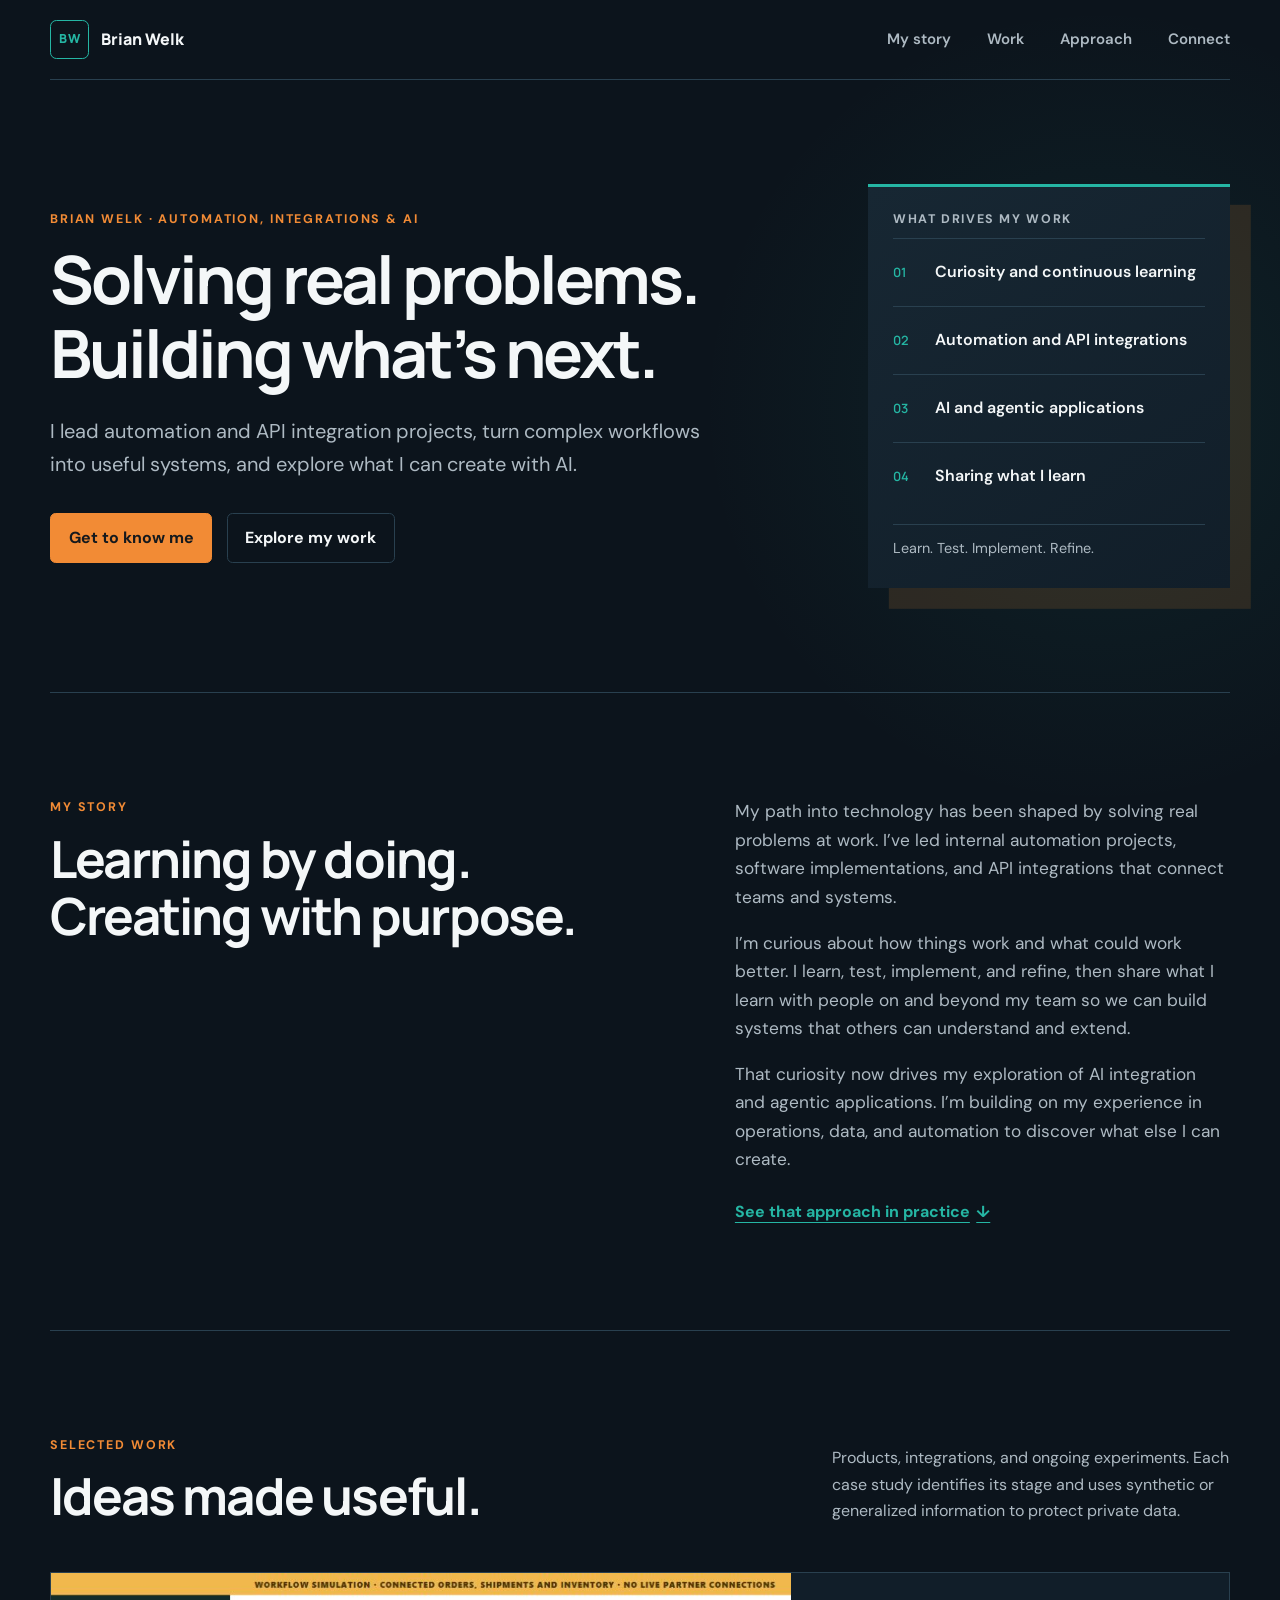
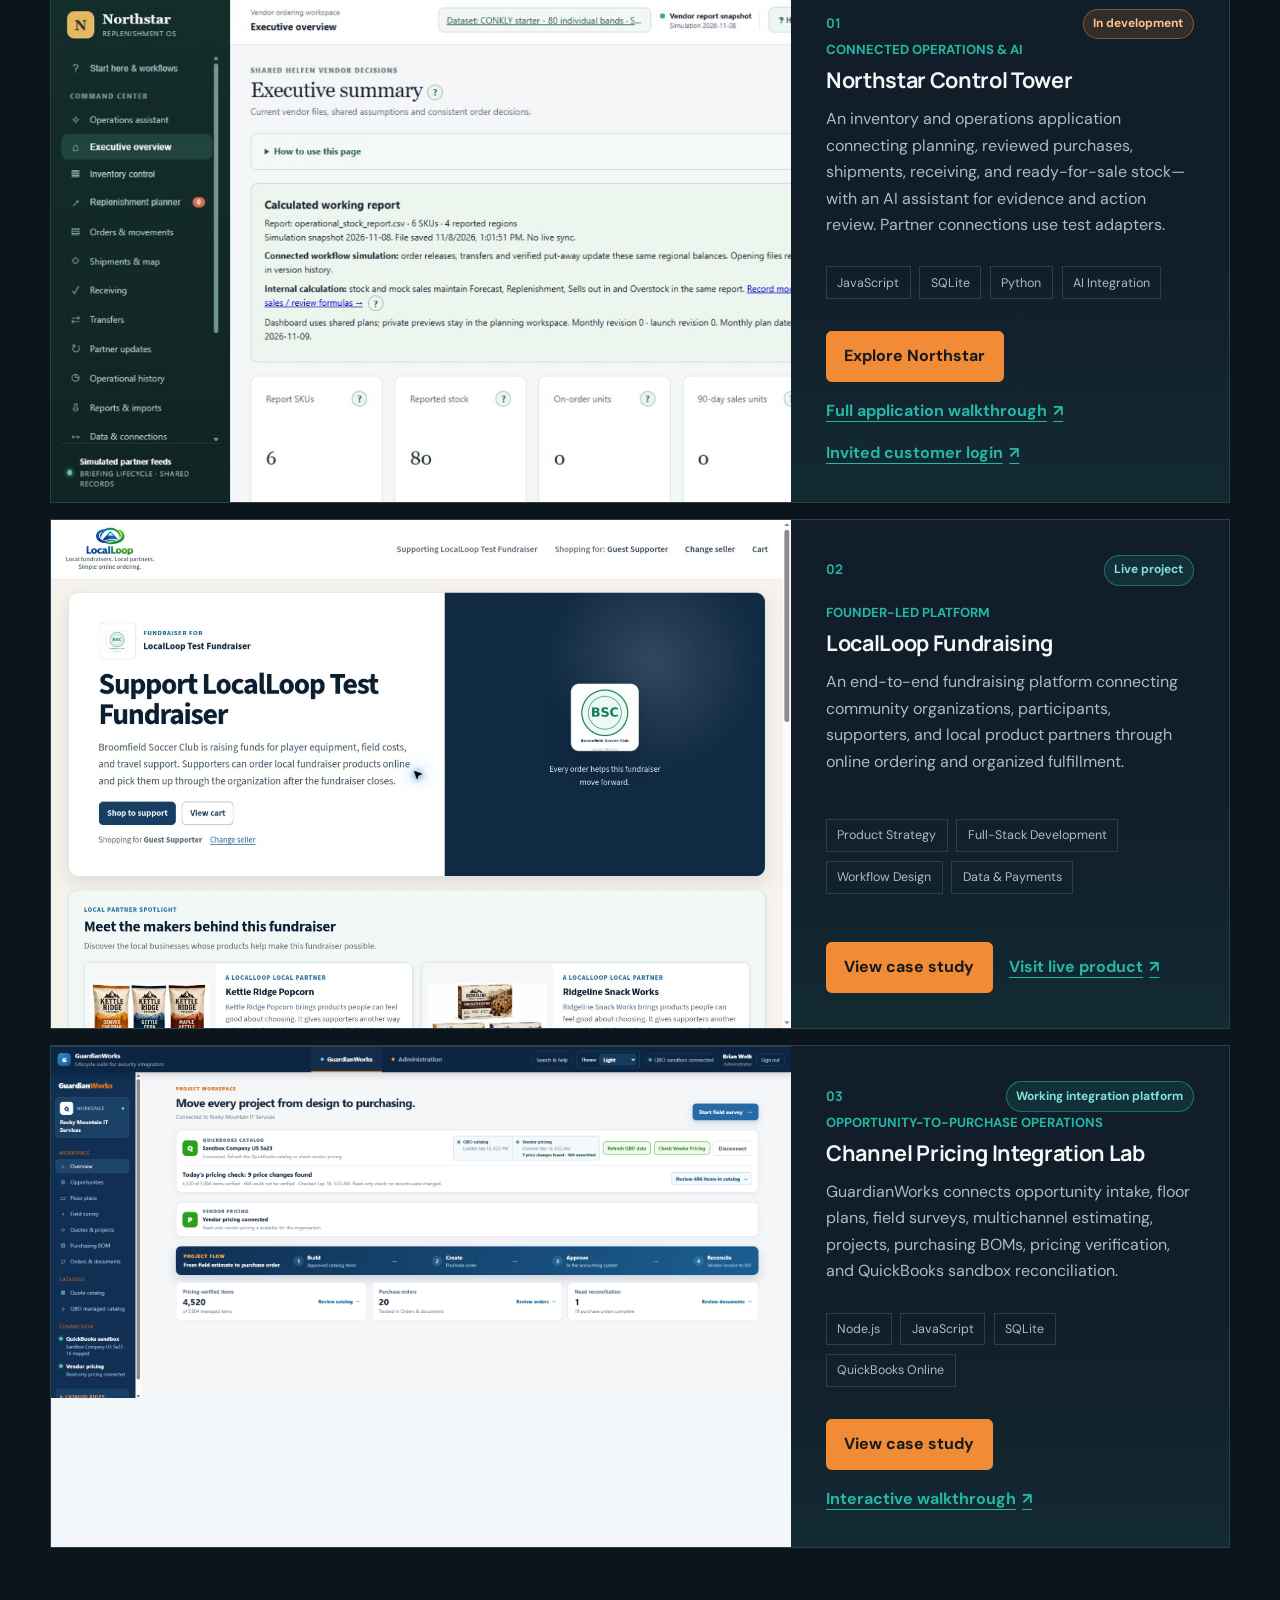
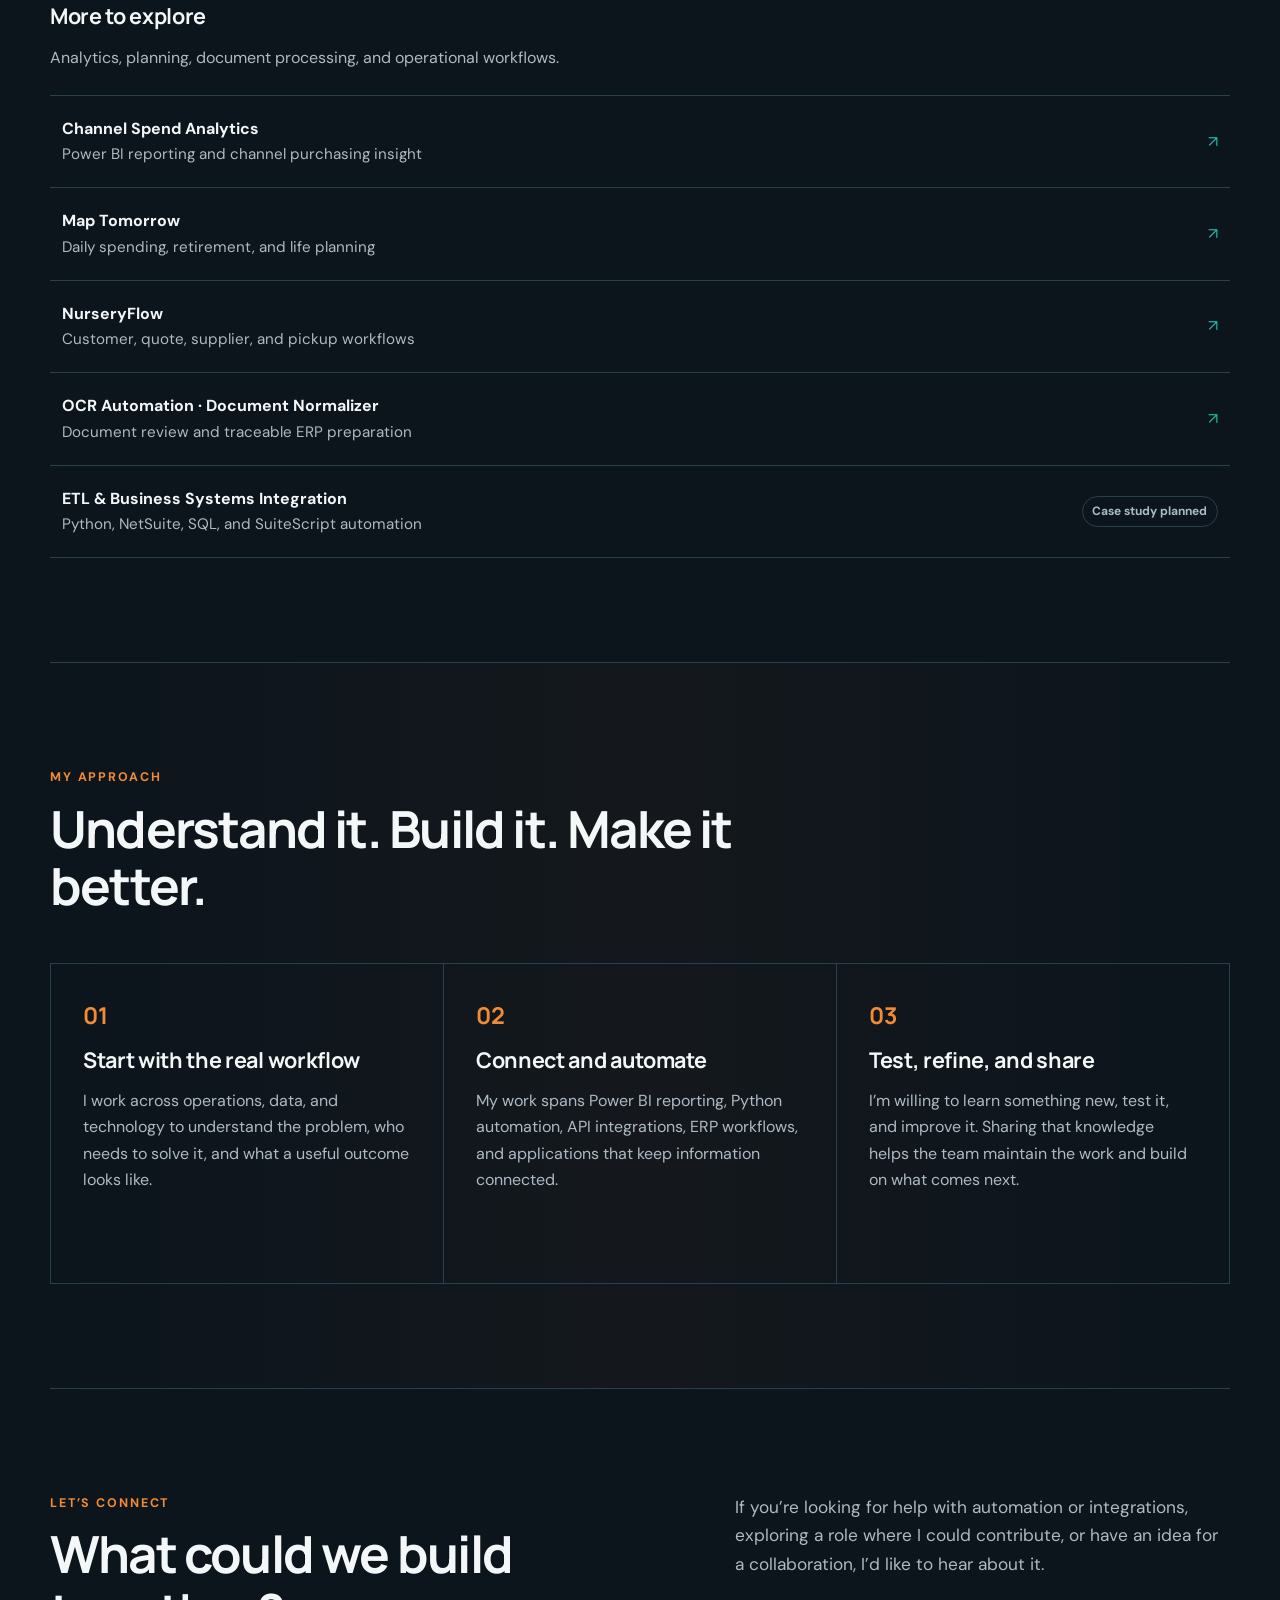
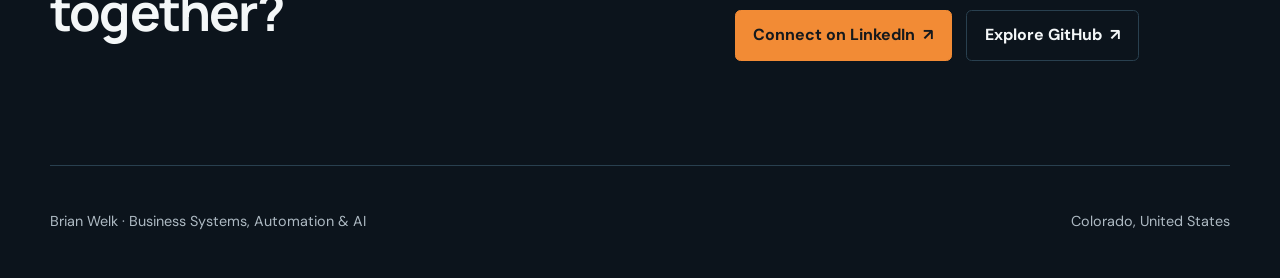
<file: index.html>
<!doctype html>
<html lang="en">
  <head>
    <meta charset="utf-8" />
    <meta name="viewport" content="width=device-width, initial-scale=1" />
    <meta name="description" content="Brian Welk builds practical business systems through automation, API integrations, and continuous learning. Explore his story, projects, and work with AI." />
    <meta name="theme-color" content="#101a24" />
    <title>Brian Welk | Automation, Integrations &amp; AI</title>
    <link rel="canonical" href="https://builtbybrianwelk.com/" />
    <meta property="og:type" content="website" />
    <meta property="og:title" content="Brian Welk | Automation, Integrations &amp; AI" />
    <meta property="og:description" content="Learning by solving real problems. Building useful systems. Exploring what comes next with AI." />
    <meta property="og:url" content="https://builtbybrianwelk.com/" />
    <meta property="og:site_name" content="Brian Welk" />
    <meta name="twitter:card" content="summary" />
    <link rel="preconnect" href="https://fonts.googleapis.com" />
    <link rel="preconnect" href="https://fonts.gstatic.com" crossorigin />
    <link href="https://fonts.googleapis.com/css2?family=DM+Sans:wght@400;500;600;700&amp;family=Manrope:wght@600;700;800&amp;display=swap" rel="stylesheet" />
    <link rel="stylesheet" href="styles.css" />
    <script type="application/ld+json">
    {
      "@context": "https://schema.org",
      "@type": "ProfilePage",
      "@id": "https://builtbybrianwelk.com/#profile",
      "url": "https://builtbybrianwelk.com/",
      "name": "Brian Welk | Automation, Integrations & AI",
      "mainEntity": {
        "@type": "Person",
        "@id": "https://builtbybrianwelk.com/#brian-welk",
        "name": "Brian Welk",
        "url": "https://builtbybrianwelk.com/",
        "description": "Brian Welk leads automation and API integration projects, builds practical business systems, and explores AI integration and agentic applications.",
        "sameAs": ["https://github.com/BRWelk", "https://www.linkedin.com/in/brianrwelk/"],
        "knowsAbout": ["Business systems", "Workflow automation", "API integrations", "Data analytics", "AI integration"]
      }
    }
    </script>
  </head>
  <body class="profile-home">
    <a class="skip-link" href="#main">Skip to content</a>
    <header class="site-header">
      <a class="nameplate" href="#top" aria-label="Brian Welk home">
        <span class="nameplate-mark" aria-hidden="true">BW</span>
        <span>Brian Welk</span>
      </a>
      <nav aria-label="Primary navigation">
        <a href="#story">My story</a>
        <a href="#work">Work</a>
        <a href="#capabilities">Approach</a>
        <a href="#connect">Connect</a>
      </nav>
    </header>
    <main id="main">
      <section class="hero" id="top">
        <div class="hero-copy">
          <p class="eyebrow">Brian Welk · Automation, integrations &amp; AI</p>
          <h1>Solving real problems.<br />Building what’s next.</h1>
          <p class="hero-summary">
            I lead automation and API integration projects, turn complex workflows into
            useful systems, and explore what I can create with AI.
          </p>
          <div class="hero-actions">
            <a class="button button-primary" href="#story">Get to know me</a>
            <a class="button button-secondary" href="#work">Explore my work</a>
          </div>
        </div>
        <aside class="focus-panel" aria-label="What drives my work">
          <p class="focus-label">What drives my work</p>
          <ul>
            <li><span>01</span> Curiosity and continuous learning</li>
            <li><span>02</span> Automation and API integrations</li>
            <li><span>03</span> AI and agentic applications</li>
            <li><span>04</span> Sharing what I learn</li>
          </ul>
          <p class="focus-note">Learn. Test. Implement. Refine.</p>
        </aside>
      </section>

      <section class="section about-section story-section" id="story">
        <div>
          <p class="eyebrow">My story</p>
          <h2>Learning by doing.<br />Creating with purpose.</h2>
        </div>
        <div class="about-copy">
          <p>
            My path into technology has been shaped by solving real problems at work.
            I’ve led internal automation projects, software implementations, and API
            integrations that connect teams and systems.
          </p>
          <p>
            I’m curious about how things work and what could work better. I learn, test,
            implement, and refine, then share what I learn with people on and beyond my
            team so we can build systems that others can understand and extend.
          </p>
          <p>
            That curiosity now drives my exploration of AI integration and agentic
            applications. I’m building on my experience in operations, data, and
            automation to discover what else I can create.
          </p>
          <a class="text-link" href="#work">See that approach in practice <span aria-hidden="true">↓</span></a>
        </div>
      </section>

      <section class="section" id="work">
        <div class="section-heading">
          <div>
            <p class="eyebrow">Selected work</p>
            <h2>Ideas made useful.</h2>
          </div>
          <p>
            Products, integrations, and ongoing experiments. Each case study identifies
            its stage and uses synthetic or generalized information to protect private data.
          </p>
        </div>
        <div class="project-grid">
          <article class="project-card project-featured project-visual">
            <a class="project-image-link" href="projects/replenishment-control-tower.html" aria-label="View the Northstar Control Tower case study">
              <img class="northstar-card-cover" src="assets/northstar/live-20261109/executive-overview.jpg" alt="Current Northstar executive overview showing the CONKLY workspace with six products and 80 units in stock" loading="lazy" />
            </a>
            <div class="project-card-body">
              <div class="project-topline">
                <span class="project-number">01</span>
                <span class="status">In development</span>
              </div>
              <div>
                <p class="project-type">Connected operations &amp; AI</p>
                <h3>Northstar Control Tower</h3>
                <p>
                  An inventory and operations application connecting planning, reviewed purchases,
                  shipments, receiving, and ready-for-sale stock—with an AI assistant for evidence
                  and action review. Partner connections use test adapters.
                </p>
              </div>
              <ul class="tag-list" aria-label="Technologies">
                <li>JavaScript</li>
                <li>SQLite</li>
                <li>Python</li>
                <li>AI Integration</li>
              </ul>
              <div class="project-links">
                <a class="button button-primary" href="projects/replenishment-control-tower.html">Explore Northstar</a>
                <a class="text-link" href="demos/northstar/index.html" target="_blank" rel="noreferrer">Full application walkthrough <span aria-hidden="true">↗</span></a>
                <a class="text-link" href="https://northstar-demo.gopanamaliving.com/" target="_blank" rel="noreferrer">Invited customer login <span aria-hidden="true">↗</span></a>
              </div>
            </div>
          </article>

          <article class="project-card project-featured project-visual">
            <a class="project-image-link" href="projects/localloop.html" aria-label="View the LocalLoop Fundraising case study">
              <img src="assets/localloop/storefront.jpg" alt="LocalLoop fundraiser storefront showing a test fundraiser and local partner products" />
            </a>
            <div class="project-card-body">
              <div class="project-topline">
                <span class="project-number">02</span>
                <span class="status status-live">Live project</span>
              </div>
              <div>
                <p class="project-type">Founder-led platform</p>
                <h3>LocalLoop Fundraising</h3>
                <p>
                  An end-to-end fundraising platform connecting community organizations,
                  participants, supporters, and local product partners through online
                  ordering and organized fulfillment.
                </p>
              </div>
              <ul class="tag-list" aria-label="Capabilities">
                <li>Product Strategy</li>
                <li>Full-Stack Development</li>
                <li>Workflow Design</li>
                <li>Data &amp; Payments</li>
              </ul>
              <div class="project-links">
                <a class="button button-primary" href="projects/localloop.html">View case study</a>
                <a class="text-link" href="https://localloopfundraising.com/" target="_blank" rel="noreferrer">Visit live product <span aria-hidden="true">↗</span></a>
              </div>
            </div>
          </article>

          <article class="project-card project-featured project-visual">
            <a class="project-image-link" href="projects/channel-pricing-integration-lab.html" aria-label="View the Channel Pricing Integration Lab case study">
              <img class="app-cover channel-card-cover" src="assets/channel-pricing/current/overview.webp" alt="GuardianWorks project workspace overview showing pricing verification, purchase orders, project flow, and reconciliation status" />
            </a>
            <div class="project-card-body">
              <div class="project-topline">
                <span class="project-number">03</span>
                <span class="status status-live">Working integration platform</span>
              </div>
              <div>
                <p class="project-type">Opportunity-to-purchase operations</p>
                <h3>Channel Pricing Integration Lab</h3>
                <p>
                  GuardianWorks connects opportunity intake, floor plans, field surveys,
                  multichannel estimating, projects, purchasing BOMs, pricing verification,
                  and QuickBooks sandbox reconciliation.
                </p>
              </div>
              <ul class="tag-list" aria-label="Technologies">
                <li>Node.js</li>
                <li>JavaScript</li>
                <li>SQLite</li>
                <li>QuickBooks Online</li>
              </ul>
              <div class="project-links">
                <a class="button button-primary" href="projects/channel-pricing-integration-lab.html">View case study</a>
                <a class="text-link" href="demos/guardianworks/index.html" target="_blank" rel="noreferrer">Interactive walkthrough <span aria-hidden="true">↗</span></a>
              </div>
            </div>
          </article>
        </div>
        <div class="more-work">
          <h3>More to explore</h3>
          <p>Analytics, planning, document processing, and operational workflows.</p>
          <ul class="work-list">
            <li><a href="projects/channel-spend-analytics.html"><span><strong>Channel Spend Analytics</strong><span>Power BI reporting and channel purchasing insight</span></span><span aria-hidden="true">↗</span></a></li>
            <li><a href="projects/map-tomorrow.html"><span><strong>Map Tomorrow</strong><span>Daily spending, retirement, and life planning</span></span><span aria-hidden="true">↗</span></a></li>
            <li><a href="projects/nurseryflow.html"><span><strong>NurseryFlow</strong><span>Customer, quote, supplier, and pickup workflows</span></span><span aria-hidden="true">↗</span></a></li>
            <li><a href="projects/ocr-document-normalizer.html"><span><strong>OCR Automation · Document Normalizer</strong><span>Document review and traceable ERP preparation</span></span><span aria-hidden="true">↗</span></a></li>
            <li class="work-planned"><span><strong>ETL &amp; Business Systems Integration</strong><span>Python, NetSuite, SQL, and SuiteScript automation</span></span><span class="status status-muted">Case study planned</span></li>
          </ul>
        </div>
      </section>

      <section class="section capabilities-section" id="capabilities">
        <div class="section-heading compact">
          <div>
            <p class="eyebrow">My approach</p>
            <h2>Understand it. Build it. Make it better.</h2>
          </div>
        </div>
        <div class="capability-grid">
          <article>
            <span class="capability-icon" aria-hidden="true">01</span>
            <h3>Start with the real workflow</h3>
            <p>I work across operations, data, and technology to understand the problem,
              who needs to solve it, and what a useful outcome looks like.</p>
          </article>
          <article>
            <span class="capability-icon" aria-hidden="true">02</span>
            <h3>Connect and automate</h3>
            <p>My work spans Power BI reporting, Python automation, API integrations,
              ERP workflows, and applications that keep information connected.</p>
          </article>
          <article>
            <span class="capability-icon" aria-hidden="true">03</span>
            <h3>Test, refine, and share</h3>
            <p>I’m willing to learn something new, test it, and improve it. Sharing that
              knowledge helps the team maintain the work and build on what comes next.</p>
          </article>
        </div>
      </section>

      <section class="section about-section connect-section" id="connect">
        <div>
          <p class="eyebrow">Let’s connect</p>
          <h2>What could we build together?</h2>
        </div>
        <div class="about-copy">
          <p>If you’re looking for help with automation or integrations, exploring a role
            where I could contribute, or have an idea for a collaboration, I’d like to hear about it.</p>
          <div class="hero-actions">
            <a class="button button-primary" href="https://www.linkedin.com/in/brianrwelk/" target="_blank" rel="noreferrer">Connect on LinkedIn <span aria-hidden="true">↗</span></a>
            <a class="button button-secondary" href="https://github.com/BRWelk" target="_blank" rel="noreferrer">Explore GitHub <span aria-hidden="true">↗</span></a>
          </div>
        </div>
      </section>
    </main>
    <footer>
      <p>Brian Welk · Business Systems, Automation &amp; AI</p>
      <p>Colorado, United States</p>
    </footer>
  </body>
</html>
</file>
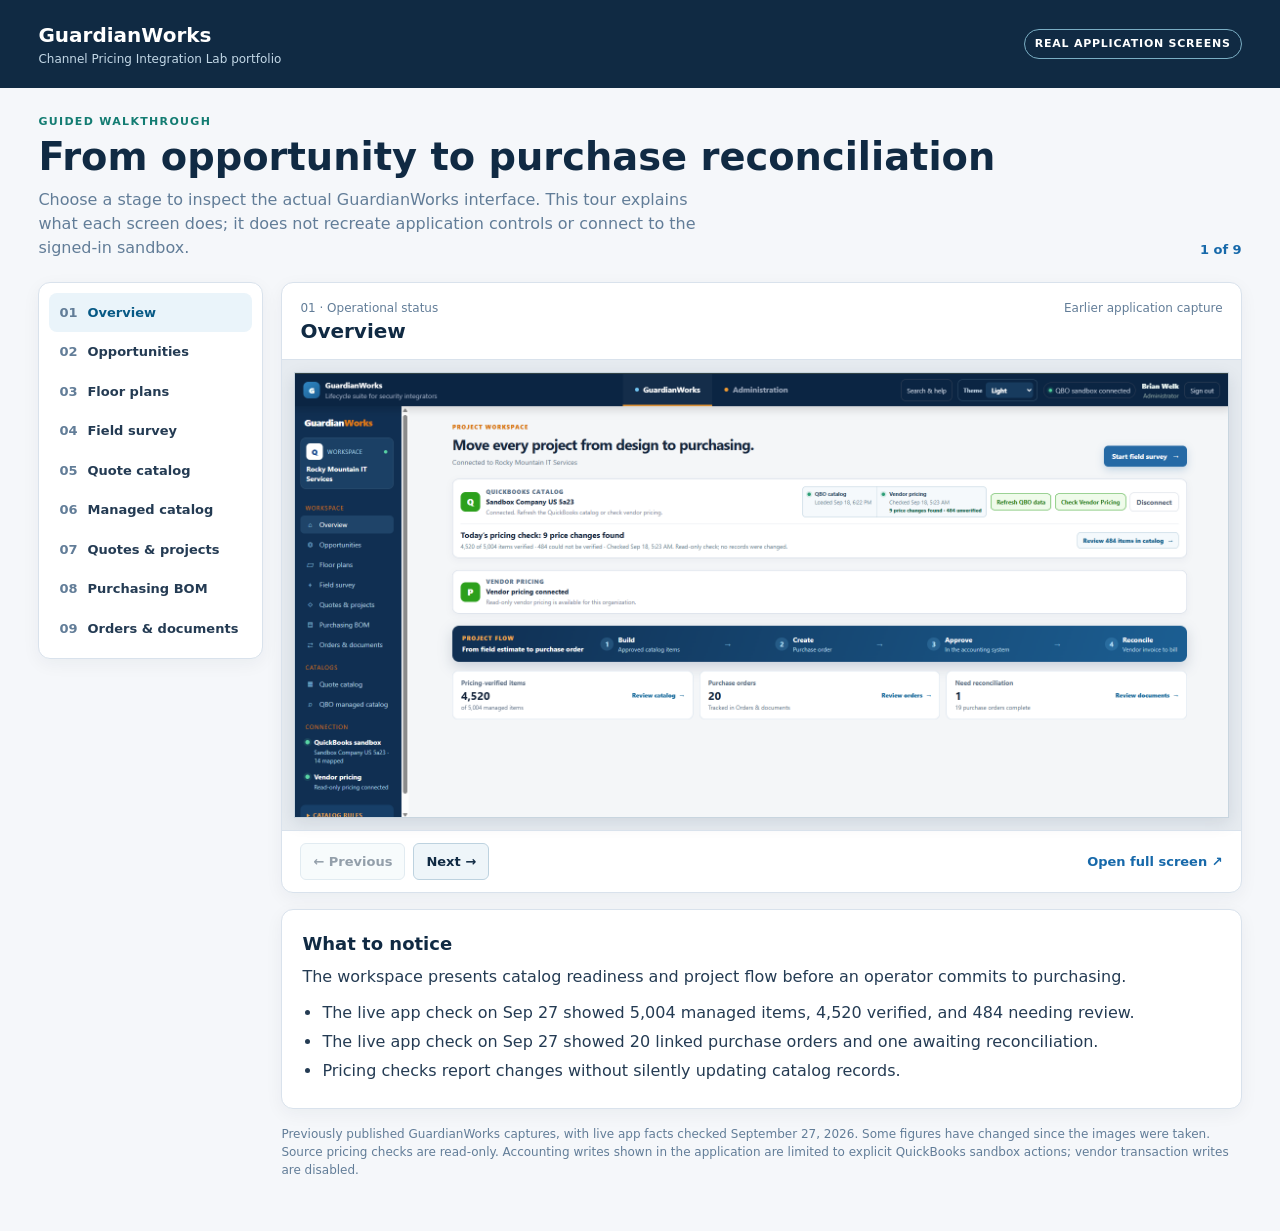
<file: demos/guardianworks/index.html>
<!doctype html>
<html lang="en">
<head>
  <meta charset="utf-8" />
  <meta name="viewport" content="width=device-width, initial-scale=1" />
  <meta name="description" content="Guided walkthrough of actual GuardianWorks application screens, from opportunity intake through purchasing reconciliation." />
  <title>GuardianWorks | Guided Portfolio Walkthrough</title>
  <style>
    :root{--navy:#102a43;--blue:#1769aa;--ink:#243b53;--muted:#627d98;--line:#d9e2ec;--bg:#f5f7fa;--white:#fff;--teal:#137c72}
    *{box-sizing:border-box}body{margin:0;background:var(--bg);color:var(--ink);font:16px/1.5 system-ui,-apple-system,"Segoe UI",sans-serif}
    button,a{font:inherit}.skip{position:absolute;left:-9999px;top:10px;background:#fff;padding:8px}.skip:focus{left:10px;z-index:10}
    header{padding:20px clamp(18px,3vw,48px);background:var(--navy);color:white;display:flex;align-items:center;justify-content:space-between;gap:16px}
    .brand{font-size:20px;font-weight:800}.brand small{display:block;color:#c3d8e7;font-size:12px;font-weight:500}
    .badge{border:1px solid #7aaec4;border-radius:999px;padding:6px 10px;font-size:11px;font-weight:800;text-transform:uppercase;letter-spacing:.07em}
    main{max-width:1500px;margin:auto;padding:26px clamp(18px,3vw,48px) 52px}
    .intro{display:flex;align-items:end;justify-content:space-between;gap:20px;margin-bottom:22px}.intro p{margin:0;max-width:690px;color:var(--muted)}
    h1{font-size:clamp(27px,3vw,39px);line-height:1.12;margin:4px 0 10px;color:var(--navy)}
    .eyebrow{color:var(--teal);font-size:11px;font-weight:800;letter-spacing:.12em;text-transform:uppercase}
    .count{font-size:13px;font-weight:800;color:var(--blue);white-space:nowrap}
    .layout{display:grid;grid-template-columns:225px minmax(0,1fr);gap:18px}
    .steps,.viewer,.insight{background:#fff;border:1px solid var(--line);border-radius:12px;box-shadow:0 5px 18px rgba(16,42,67,.05)}
    .steps{padding:10px;align-self:start}.steps button{display:flex;gap:10px;width:100%;text-align:left;border:0;border-radius:8px;background:transparent;color:var(--ink);padding:10px;cursor:pointer;font-size:13px;font-weight:700}
    .steps button span{color:var(--muted);font-variant-numeric:tabular-nums}.steps button[aria-current="step"]{background:#eaf4fa;color:#075985}.steps button:hover{background:#f1f6f9}
    .viewer{overflow:hidden}.viewer-head{padding:16px 18px;border-bottom:1px solid var(--line);display:flex;justify-content:space-between;align-items:start;gap:12px}
    .viewer-head h2{font-size:20px;line-height:1.2;margin:2px 0 0;color:var(--navy)}.viewer-head p{margin:0;color:var(--muted);font-size:12px}
    .image-wrap{display:block;background:#e6ebf0;padding:12px;min-height:300px;text-align:center}
    .image-wrap img{display:block;width:100%;max-height:680px;object-fit:contain;margin:auto;border:1px solid #c8d5df;box-shadow:0 5px 16px rgba(16,42,67,.1)}
    .viewer-controls{display:flex;align-items:center;justify-content:space-between;gap:12px;padding:12px 18px;border-top:1px solid var(--line)}
    .controls{display:flex;gap:8px}.controls button{border:1px solid #bdd2df;border-radius:6px;background:#eef5f9;color:var(--navy);padding:8px 12px;cursor:pointer;font-size:13px;font-weight:700}
    .controls button:disabled{opacity:.45;cursor:default}.image-link{color:var(--blue);font-size:13px;font-weight:700;text-decoration:none}.image-link:hover{text-decoration:underline}
    .insight{margin-top:16px;padding:20px}.insight h3{margin:0 0 8px;color:var(--navy);font-size:18px}.insight p{margin:0 0 12px;color:var(--ink)}
    .insight ul{margin:0;padding-left:20px}.insight li{margin:5px 0}.note{margin:16px 0 0;font-size:12px;color:var(--muted)}
    @media(max-width:820px){.layout{grid-template-columns:1fr}.steps{display:flex;overflow:auto;gap:4px}.steps button{min-width:150px}.intro{align-items:start;flex-direction:column}.image-wrap img{max-height:430px}}
  </style>
</head>
<body>
  <a class="skip" href="#main">Skip to walkthrough</a>
  <header><div class="brand">GuardianWorks<small>Channel Pricing Integration Lab portfolio</small></div><span class="badge">Real application screens</span></header>
  <main id="main">
    <div class="intro"><div><div class="eyebrow">Guided walkthrough</div><h1>From opportunity to purchase reconciliation</h1><p>Choose a stage to inspect the actual GuardianWorks interface. This tour explains what each screen does; it does not recreate application controls or connect to the signed-in sandbox.</p></div><div class="count" id="count" aria-live="polite"></div></div>
    <div class="layout">
      <nav class="steps" aria-label="Walkthrough stages" id="steps"></nav>
      <div>
        <section class="viewer" aria-labelledby="stage-title">
          <div class="viewer-head"><div><p id="stage-kicker"></p><h2 id="stage-title"></h2></div><p id="stage-date"></p></div>
          <a class="image-wrap" id="image-link" target="_blank" rel="noreferrer"><img id="stage-image" alt="" /></a>
          <div class="viewer-controls"><div class="controls"><button id="previous" type="button">← Previous</button><button id="next" type="button">Next →</button></div><a class="image-link" id="full-image" target="_blank" rel="noreferrer">Open full screen ↗</a></div>
        </section>
        <section class="insight" aria-labelledby="insight-title"><h3 id="insight-title">What to notice</h3><p id="stage-summary"></p><ul id="stage-points"></ul></section>
        <p class="note">Previously published GuardianWorks captures, with live app facts checked September 27, 2026. Some figures have changed since the images were taken. Source pricing checks are read-only. Accounting writes shown in the application are limited to explicit QuickBooks sandbox actions; vendor transaction writes are disabled.</p>
      </div>
    </div>
  </main>
<script>
const stages=[
  {label:"Overview",kicker:"01 · Operational status",date:"Earlier application capture",src:"../../assets/channel-pricing/current/overview.webp",alt:"GuardianWorks overview showing QBO sandbox connection, vendor pricing freshness, verified catalog items, and purchasing status",summary:"The workspace presents catalog readiness and project flow before an operator commits to purchasing.",points:["The live app check on Sep 27 showed 5,004 managed items, 4,520 verified, and 484 needing review.","The live app check on Sep 27 showed 20 linked purchase orders and one awaiting reconciliation.","Pricing checks report changes without silently updating catalog records."]},
  {label:"Opportunities",kicker:"02 · Source to pursuit",date:"Earlier application capture",src:"../../assets/channel-pricing/current/opportunities.webp",alt:"GuardianWorks live SAM.gov results for access control, with tracking and start-project actions",summary:"A live, read-only SAM.gov search gives the team relevant notices that can become local pursuits or projects.",points:["The live Sep 27 search returned access-control notices with deadlines, location, and links to the official source.","Track opportunity and Start project are local GuardianWorks actions, with no write back to SAM.gov.","Additional provider profiles use the source selector and the same local tracking-to-project workflow; this capture shows the live SAM.gov feed."]},
  {label:"Floor plans",kicker:"03 · Site design",date:"Application capture Sep 2026",src:"../../assets/channel-pricing/current/floor-plans.webp",alt:"GuardianWorks floor plan with security system symbols placed on an architectural drawing",summary:"A project drawing connects package placements and annotations to the field workflow.",points:["A placed package represents its underlying equipment once in the takeoff.","Notes such as reader locations and cable routes document design without duplicating equipment.","Design readiness checks require unresolved placements to be completed before handoff."]},
  {label:"Field survey",kicker:"04 · Field takeoff",date:"Application capture Sep 2026",src:"../../assets/channel-pricing/current/field-survey.webp",alt:"GuardianWorks field survey with areas, saved packages, item search, and budgetary estimate",summary:"The survey organizes systems by site area and prepares an equipment estimate.",points:["Field teams can add saved packages or exact catalog products.","CSV and XLSX equipment schedules can be previewed before import.","Estimate-only offers are distinct from QBO-mapped purchase items."]},
  {label:"Quote catalog",kicker:"05 · Estimate sourcing",date:"Earlier application capture",src:"../../assets/channel-pricing/current/quote-catalog.webp",alt:"GuardianWorks private quote catalog with supplier, SKU, price, and catalog-state columns",summary:"The private estimate library combines multiple buying sources while keeping supplier, channel, and full SKU visible.",points:["The live app check on Sep 27 showed 18,969 items, including QBO-managed, staged channel, selected API, and direct-vendor offers.","QBO-matched rows use current managed cost and sales price; other offers follow the estimate margin policy.","Adding an estimate offer does not automatically create a QuickBooks purchasing item."]},
  {label:"Managed catalog",kicker:"06 · Purchasing readiness",date:"Earlier application capture",src:"../../assets/channel-pricing/current/qbo-managed-catalog.webp",alt:"GuardianWorks QBO purchasing catalog with item source, vendor, catalog state, and lead time",summary:"The QBO-managed catalog is the purchase-capable item set.",points:["The live Sep 27 app showed 5,004 channel-managed purchasing items.","4,520 are pricing-verified; 484 need mapping or pricing resolution.","Linked direct-vendor QBO items are shown separately with purchase-order checks pending."]},
  {label:"Quotes & projects",kicker:"07 · Scope continuity",date:"Application capture Sep 2026",src:"../../assets/channel-pricing/current/quotes-projects.webp",alt:"GuardianWorks quotes and projects showing stages and saved project records",summary:"Saved quotes preserve systems, equipment, cost, price, and margin before purchasing.",points:["Drafts and projects retain project lineage across stages.","A project can be paused and reactivated without creating a purchase order.","Saving a quote does not write to the vendor or accounting system."]},
  {label:"Purchasing BOM",kicker:"08 · Controlled order",date:"Application capture Sep 2026",src:"../../assets/channel-pricing/current/purchasing-bom.webp",alt:"GuardianWorks purchasing BOM with project code, ship-to, margin controls, repricing, and explicit sandbox PO action",summary:"The accepted project becomes a purchasing draft with explicit controls.",points:["The BOM carries project coding, ship-to details, and equipment lineage.","Current-catalog repricing and fresh vendor checks precede a PO.","Creating a native QuickBooks sandbox PO requires an operator action and confirmed mapping."]},
  {label:"Orders & documents",kicker:"09 · Reconciliation",date:"Earlier application capture",src:"../../assets/channel-pricing/current/orders-documents.webp",alt:"GuardianWorks order control center showing BOM, QBO purchase order, vendor bill, payment, and reconciliation states",summary:"The control center follows purchasing documents through bill and payment status.",points:["The expanded example shows a BOM and open QBO PO, with bill and payment still awaiting.","The live Sep 27 sandbox showed 20 linked POs and 19 fully reconciled paid bills.","Vendor transaction writes remain disabled."]}
];
let index=0;
const $=id=>document.getElementById(id);
function show(n){
  index=Math.max(0,Math.min(stages.length-1,n));const s=stages[index];
  $("count").textContent=(index+1)+" of "+stages.length;
  $("stage-kicker").textContent=s.kicker;$("stage-title").textContent=s.label;$("stage-date").textContent=s.date;
  $("stage-image").src=s.src;$("stage-image").alt=s.alt;$("stage-summary").textContent=s.summary;
  $("image-link").href=s.src;$("full-image").href=s.src;
  $("stage-points").replaceChildren(...s.points.map(point=>{const li=document.createElement("li");li.textContent=point;return li}));
  document.querySelectorAll("#steps button").forEach((button,i)=>{if(i===index)button.setAttribute("aria-current","step");else button.removeAttribute("aria-current")});
  $("previous").disabled=index===0;$("next").disabled=index===stages.length-1;
  const url=new URL(location.href);url.searchParams.set("step",String(index+1));history.replaceState(null,"",url);
}
$("steps").replaceChildren(...stages.map((s,i)=>{const button=document.createElement("button");button.type="button";button.innerHTML="<span>"+String(i+1).padStart(2,"0")+"</span>"+s.label;button.addEventListener("click",()=>show(i));return button}));
$("previous").addEventListener("click",()=>show(index-1));$("next").addEventListener("click",()=>show(index+1));
document.addEventListener("keydown",event=>{if(event.key==="ArrowRight")show(index+1);if(event.key==="ArrowLeft")show(index-1)});
const requested=Number(new URLSearchParams(location.search).get("step"));show(Number.isInteger(requested)&&requested>=1&&requested<=stages.length?requested-1:0);
</script>
</body>
</html>
</file>
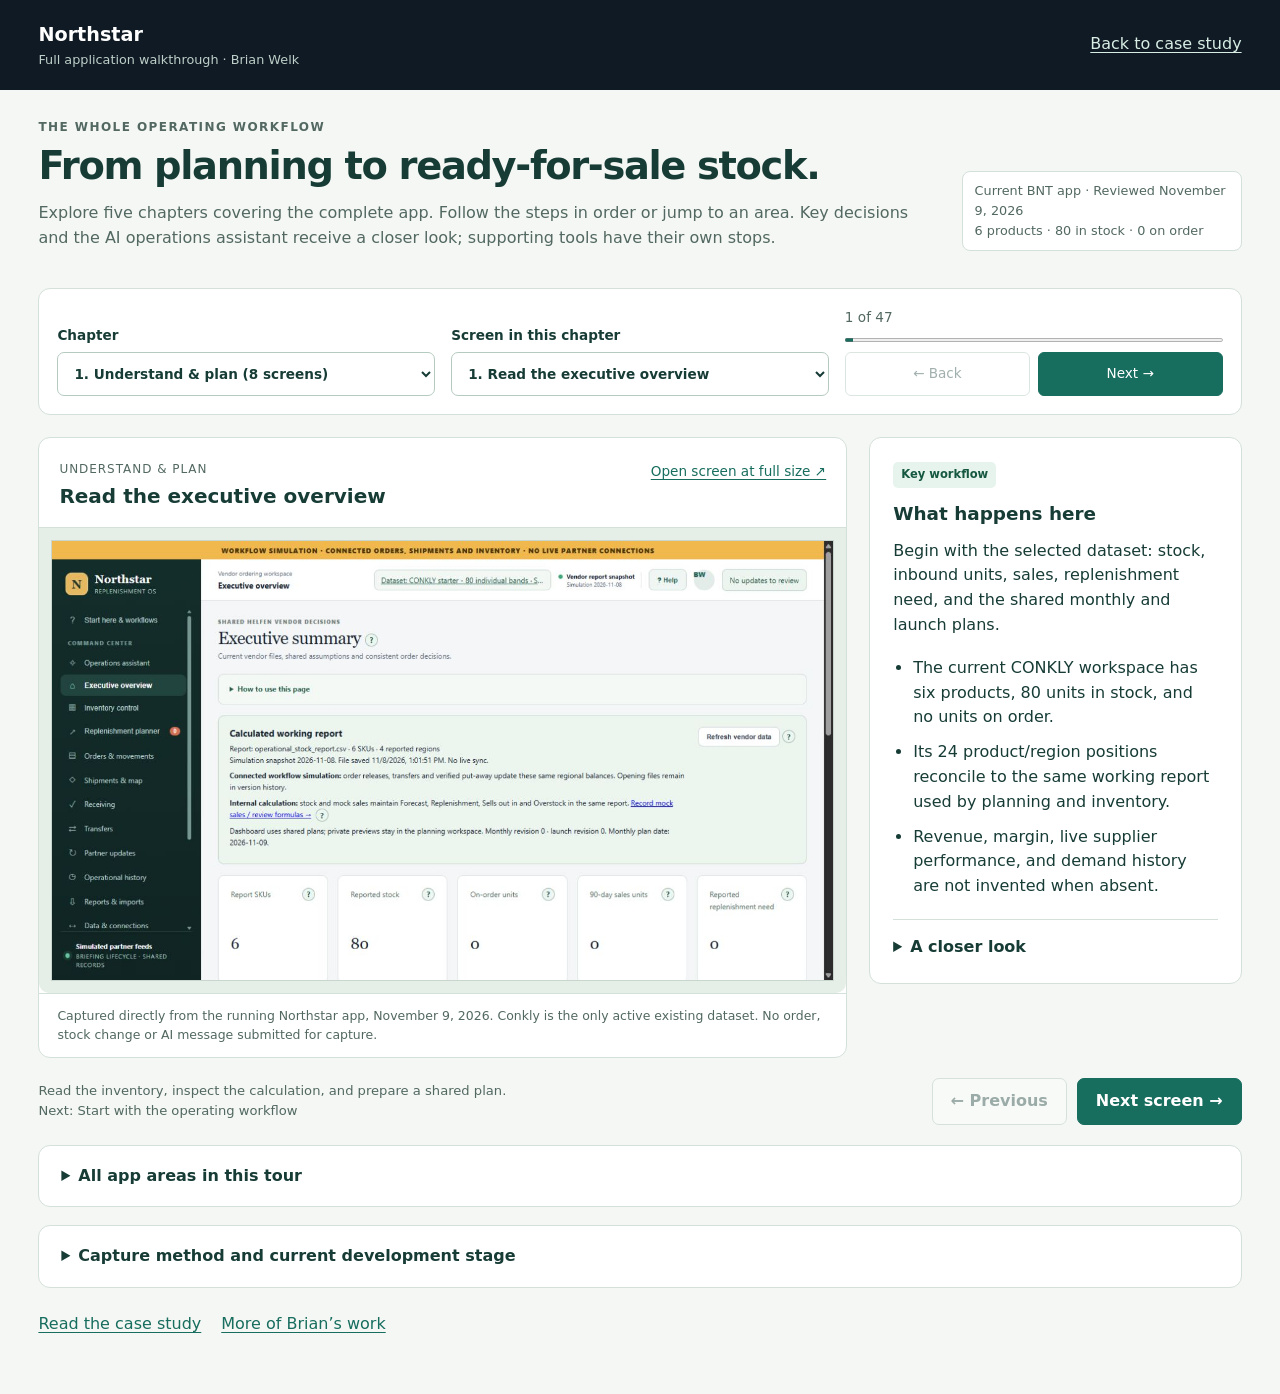
<file: demos/northstar/index.html>
<!doctype html>
<html lang="en">
<head>
  <meta charset="utf-8" />
  <meta name="viewport" content="width=device-width, initial-scale=1" />
  <meta name="description" content="Explore the complete Northstar application: inventory, planning, approval, order tracking, receiving, put-away, data controls, and the AI operations assistant. Direct captures of the current BNT app and its six-product CONKLY workspace." />
  <title>Northstar | Full Application Walkthrough</title>
  <link rel="canonical" href="https://builtbybrianwelk.com/demos/northstar/index.html" />
  <link rel="stylesheet" href="tour.css" />
  <script defer src="tour-data.js"></script>
  <script defer src="tour.js"></script>
</head>
<body>
  <a class="skip" href="#main">Skip to walkthrough</a>
  <header class="mast">
    <div class="brand">Northstar<small>Full application walkthrough · Brian Welk</small></div>
    <a href="../../projects/replenishment-control-tower.html">Back to case study</a>
  </header>
  <main id="main">
    <section class="intro" aria-labelledby="tour-title">
      <div>
        <p class="eyebrow">The whole operating workflow</p>
        <h1 id="tour-title">From planning to ready-for-sale stock.</h1>
        <p>Explore five chapters covering the complete app. Follow the steps in order or jump to an area. Key decisions and the AI operations assistant receive a closer look; supporting tools have their own stops.</p>
      </div>
      <p class="method-tag">Current BNT app · Reviewed November 9, 2026<br />6 products · 80 in stock · 0 on order</p>
    </section>
    <div class="controls" aria-label="Tour navigation">
      <label for="chapter-select">Chapter<select id="chapter-select"><option>Understand &amp; plan</option></select></label>
      <label for="screen-select">Screen in this chapter<select id="screen-select"><option>Read the executive overview</option></select></label>
      <div class="position"><span id="count">1 of 47</span><progress id="progress" max="47" value="1" aria-label="Full tour progress"></progress><div class="quick-actions"><button id="previous-top" type="button" aria-label="Previous screen" disabled>← Back</button><button id="next-top" type="button" aria-label="Next screen">Next →</button></div></div>
    </div>
    <div class="tour-grid">
      <article class="screen-card" aria-labelledby="stage-title">
        <div class="screen-head">
          <div><span id="chapter-label" class="chapter-label">Understand &amp; plan</span><h2 id="stage-title" tabindex="-1">Read the executive overview</h2></div>
          <a id="full-image" class="open-image" href="../../assets/northstar/live-20261109/executive-overview.jpg" target="_blank" rel="noreferrer">Open screen at full size ↗</a>
        </div>
        <figure>
          <a id="image-link" class="screen-image" href="../../assets/northstar/live-20261109/executive-overview.jpg" target="_blank" rel="noreferrer"><img id="stage-image" src="../../assets/northstar/live-20261109/executive-overview.jpg" width="1265" height="712" alt="Current Northstar executive overview with the six-product CONKLY workspace." /></a>
          <figcaption id="image-note">Captured directly from the running BNT development app; current CONKLY workspace with temporary records.</figcaption>
        </figure>
        <p id="image-error" role="alert" hidden>This screen could not load. Use the full-size link or choose another screen.</p>
      </article>
      <aside class="explanation" aria-labelledby="explanation-title">
        <span id="key-label" class="focus-label" hidden>Key workflow</span>
        <h3 id="explanation-title">What happens here</h3>
        <p id="summary">Northstar connects inventory, planning, approval, orders, receiving, and reconciliation in one operating workflow.</p>
        <ul id="points"><li>Follow the same records through the complete process.</li><li>Keep decisions, verification, and their consequences visible.</li><li>Explore the AI assistant alongside the underlying business workflow.</li></ul>
        <details id="detail" hidden><summary>A closer look</summary><p id="detail-text"></p></details>
      </aside>
    </div>
    <nav class="navigation" aria-label="Previous and next screen">
      <div><p id="chapter-description">Read the inventory, inspect the calculation, and prepare a shared plan.</p><p id="next-label">Next: Read the executive overview</p></div>
      <div class="nav-actions"><button id="previous" type="button" disabled>← Previous</button><button id="next" class="next" type="button">Next screen →</button></div>
    </nav>
    <p id="announcement" class="sr-only" role="status" aria-live="polite"></p>
    <details class="coverage">
      <summary>All app areas in this tour</summary>
      <p>Every current navigation area is covered. Older purchase-order, transfer, receiving, automation, audit, and sync entries that redirect into the connected workspace are shown at their current destinations.</p>
      <div id="coverage-grid" class="coverage-grid"></div>
    </details>
    <details class="method">
      <summary>Capture method and current development stage</summary>
      <p>Screens were captured directly from the running BNT app on November 8–9, 2026 and reviewed against the November 9 release, using the CONKLY starter workspace shown in Brian’s reference. It contains six products, 80 units in stock, and zero on order. The original 80-unit request and completed timeline are retained; no separate generated operating dataset is substituted.</p><p>The question interface reports the assistant available, but no AI message was sent for capture. Local planning and dataset previews were not saved. No order was approved, no receipt or put-away repeated, and no notification sent. Planning and connection panels are cropped to exclude private notification contacts. Conkly is the only active existing dataset. Older sources and legacy network examples are archived and disconnected. Original capture times remain recorded when an unchanged screen is reviewed again. <a href="../../release.json">Inspect the staged release version</a>.</p>
    </details>
    <div class="related"><a href="../../projects/replenishment-control-tower.html">Read the case study</a><a href="../../index.html#work">More of Brian’s work</a></div>
    <noscript><p>The screen selector needs JavaScript. You can still <a href="../../projects/replenishment-control-tower.html#operating-workflow">read the complete workflow in the case study</a> or open these captures: <a href="../../assets/northstar/live-20261109/inventory.jpg">inventory</a>, <a href="../../assets/northstar/live-20261108/monthly-preview.jpg">planning review</a>, <a href="../../assets/northstar/live-20261108/receiving-review.jpg">put-away</a>, and <a href="../../assets/northstar/live-20261108/assistant-batch.jpg">assistant approval controls</a>.</p></noscript>
  </main>
</body>
</html>
</file>
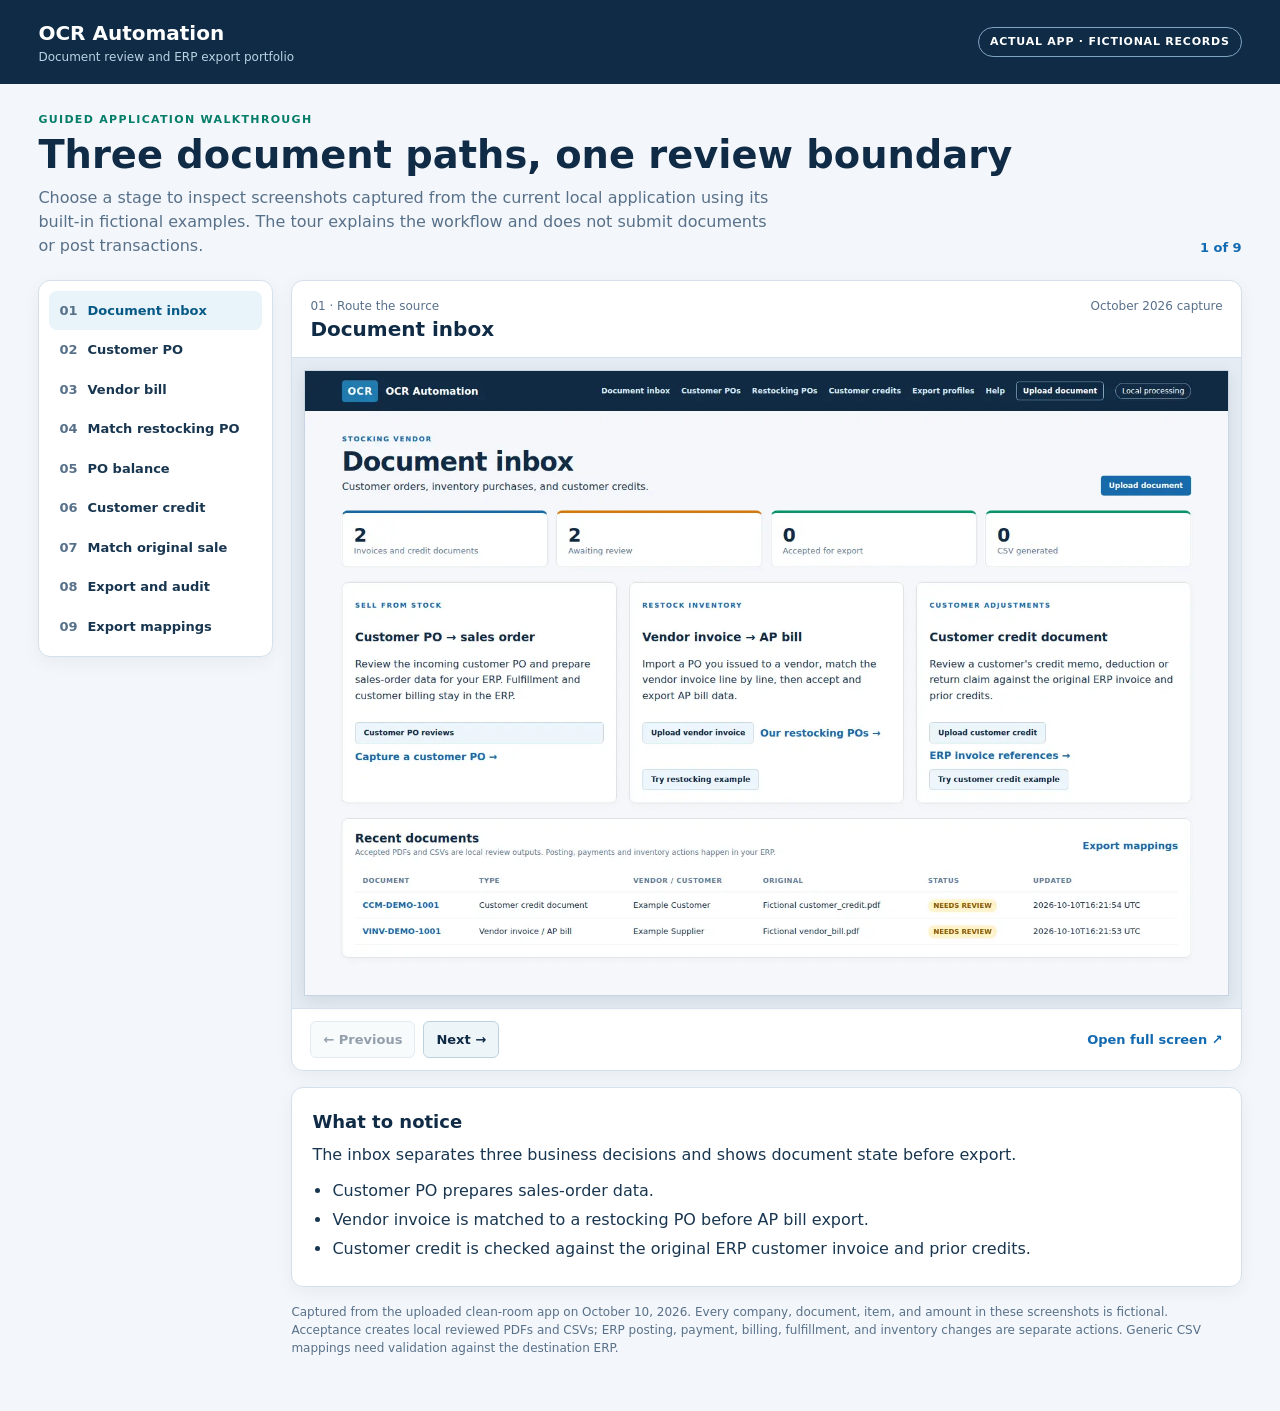
<file: demos/ocr-document-normalizer/index.html>
<!doctype html>
<html lang="en">
<head>
  <meta charset="utf-8" />
  <meta name="viewport" content="width=device-width, initial-scale=1" />
  <meta name="description" content="Interactive walkthrough of the current OCR Automation document inbox, customer orders, vendor bills, customer credits, and CSV exports using fictional examples." />
  <title>OCR Automation | Current Application Walkthrough</title>
  <style>
    :root{--navy:#102b46;--blue:#126ab1;--ink:#193650;--muted:#58718a;--line:#d4e0eb;--bg:#f3f6fa;--teal:#047d69}
    *{box-sizing:border-box}body{margin:0;background:var(--bg);color:var(--ink);font:16px/1.5 system-ui,-apple-system,"Segoe UI",sans-serif}button,a{font:inherit}
    .skip{position:absolute;left:-9999px;top:10px;background:#fff;padding:8px}.skip:focus{left:10px;z-index:10}
    header{padding:18px clamp(18px,3vw,46px);background:var(--navy);color:#fff;display:flex;align-items:center;justify-content:space-between;gap:16px}
    .brand{font-size:20px;font-weight:800}.brand small{display:block;color:#bad2e4;font-size:12px;font-weight:500}.badge{border:1px solid #7ea4c2;border-radius:999px;padding:6px 11px;font-size:11px;font-weight:800;text-transform:uppercase;letter-spacing:.07em}
    main{max-width:1500px;margin:auto;padding:28px clamp(18px,3vw,46px) 54px}.intro{display:flex;align-items:end;justify-content:space-between;gap:20px;margin-bottom:22px}
    .intro p{margin:0;max-width:730px;color:var(--muted)}h1{font-size:clamp(28px,3vw,40px);line-height:1.12;margin:4px 0 10px;color:var(--navy)}
    .eyebrow{color:var(--teal);font-size:11px;font-weight:800;letter-spacing:.12em;text-transform:uppercase}.count{font-size:13px;font-weight:800;color:var(--blue);white-space:nowrap}
    .layout{display:grid;grid-template-columns:235px minmax(0,1fr);gap:18px}.steps,.viewer,.insight{background:#fff;border:1px solid var(--line);border-radius:12px;box-shadow:0 5px 18px rgba(16,42,67,.05)}
    .steps{padding:10px;align-self:start}.steps button{display:flex;gap:10px;width:100%;text-align:left;border:0;border-radius:8px;background:transparent;color:var(--ink);padding:10px;cursor:pointer;font-size:13px;font-weight:700}
    .steps button span{color:var(--muted);font-variant-numeric:tabular-nums}.steps button[aria-current="step"]{background:#e8f3fa;color:#075985}.steps button:hover{background:#f1f6f9}
    .viewer{overflow:hidden}.viewer-head{padding:16px 18px;border-bottom:1px solid var(--line);display:flex;justify-content:space-between;align-items:start;gap:12px}.viewer-head h2{font-size:20px;line-height:1.2;margin:2px 0 0;color:var(--navy)}.viewer-head p{margin:0;color:var(--muted);font-size:12px}
    .image-wrap{display:block;background:#e5ecf3;padding:12px;min-height:300px;text-align:center}.image-wrap img{display:block;width:100%;max-height:700px;object-fit:contain;margin:auto;border:1px solid #c7d5e2;box-shadow:0 5px 16px rgba(16,42,67,.1)}
    .viewer-controls{display:flex;align-items:center;justify-content:space-between;gap:12px;padding:12px 18px;border-top:1px solid var(--line)}.controls{display:flex;gap:8px}.controls button{border:1px solid #bdd2df;border-radius:6px;background:#eef5f9;color:var(--navy);padding:8px 12px;cursor:pointer;font-size:13px;font-weight:700}.controls button:disabled{opacity:.45;cursor:default}.image-link{color:var(--blue);font-size:13px;font-weight:700;text-decoration:none}.image-link:hover{text-decoration:underline}
    .insight{margin-top:16px;padding:20px}.insight h3{margin:0 0 8px;color:var(--navy);font-size:18px}.insight p{margin:0 0 12px}.insight ul{margin:0;padding-left:20px}.insight li{margin:5px 0}.note{margin:16px 0 0;font-size:12px;color:var(--muted)}
    @media(max-width:820px){.layout{grid-template-columns:1fr}.steps{display:flex;overflow:auto;gap:4px}.steps button{min-width:150px}.intro{align-items:start;flex-direction:column}.image-wrap img{max-height:460px}}
  </style>
  <script>if(new URLSearchParams(location.search).has('view'))location.replace('prototype.html'+location.search);</script>
</head>
<body>
  <a class="skip" href="#main">Skip to walkthrough</a>
  <header><div class="brand">OCR Automation<small>Document review and ERP export portfolio</small></div><span class="badge">Actual app · fictional records</span></header>
  <main id="main">
    <div class="intro"><div><div class="eyebrow">Guided application walkthrough</div><h1>Three document paths, one review boundary</h1><p>Choose a stage to inspect screenshots captured from the current local application using its built-in fictional examples. The tour explains the workflow and does not submit documents or post transactions.</p></div><div class="count" id="count" aria-live="polite"></div></div>
    <div class="layout"><nav class="steps" aria-label="Walkthrough stages" id="steps"></nav><div>
      <section class="viewer" aria-labelledby="stage-title"><div class="viewer-head"><div><p id="stage-kicker"></p><h2 id="stage-title"></h2></div><p id="stage-date"></p></div><a class="image-wrap" id="image-link" target="_blank" rel="noreferrer"><img id="stage-image" alt="" /></a><div class="viewer-controls"><div class="controls"><button id="previous" type="button">← Previous</button><button id="next" type="button">Next →</button></div><a class="image-link" id="full-image" target="_blank" rel="noreferrer">Open full screen ↗</a></div></section>
      <section class="insight" aria-labelledby="insight-title"><h3 id="insight-title">What to notice</h3><p id="stage-summary"></p><ul id="stage-points"></ul></section>
      <p class="note">Captured from the uploaded clean-room app on October 10, 2026. Every company, document, item, and amount in these screenshots is fictional. Acceptance creates local reviewed PDFs and CSVs; ERP posting, payment, billing, fulfillment, and inventory changes are separate actions. Generic CSV mappings need validation against the destination ERP.</p>
    </div></div>
  </main>
<script>
const stages=[
  {label:"Document inbox",kicker:"01 · Route the source",src:"../../assets/ocr/current/inbox.svg",alt:"Actual OCR Automation document inbox with customer PO, vendor invoice, and customer credit lanes and two fictional documents awaiting review",summary:"The inbox separates three business decisions and shows document state before export.",points:["Customer PO prepares sales-order data.","Vendor invoice is matched to a restocking PO before AP bill export.","Customer credit is checked against the original ERP customer invoice and prior credits."]},
  {label:"Customer PO",kicker:"02 · Sell from stock",src:"../../assets/ocr/current/customer-po.svg",alt:"Original fictional customer purchase order beside populated order template with item hold warnings and acceptance controls",summary:"The source PO stays beside the normalized order template so the reviewer can compare the customer, ship-to, items, quantities, and selling prices.",points:["The sample has two source rows and no catalog, so both remain ITEM-HOLD for ERP resolution.","Acceptance requires explicit comparison and item-mapping checks.","Accepted reviewed values produce a local immutable PDF and sales-order CSV."]},
  {label:"Vendor bill",kicker:"03 · Review the invoice",src:"../../assets/ocr/current/vendor-bill.svg",alt:"Fictional vendor invoice shown beside populated AP bill template with matching vendor, PO number, line, and total",summary:"The retained supplier invoice and populated bill template are visible side by side.",points:["The example invoice is four WIDGET-001 units at $8.50, totaling $34.","A reviewer can correct captured fields and regenerate the preview.","The document remains in review until its reference match and totals pass."]},
  {label:"Match restocking PO",kicker:"04 · Verify the purchase",src:"../../assets/ocr/current/po-match.svg",alt:"Vendor invoice line matched to fictional restocking PO with original quantity ten, unit cost eight dollars and fifty cents, and remaining balance",summary:"The line match exposes the original PO, agreed unit cost, quantity, and open balance before bill acceptance.",points:["RESTOCK-DEMO-1001 is a PO issued to Example Supplier for ten units at $8.50.","The four-unit invoice maps to the exact PO line; the reviewer confirms party, reference, and mapping.","The app checks remaining quantities and blocks overbilling or conflicting accepted documents."]},
  {label:"PO balance",kicker:"05 · Track accepted allocation",src:"../../assets/ocr/current/po-balance.svg",alt:"Restocking PO after fictional bill acceptance showing four billed and six open units, with fifty-one dollars remaining",summary:"After acceptance, the local PO reference shows a partially billed balance.",points:["Four of ten units are billed, leaving six open and $51 of net PO value.","This is a reviewed local allocation, not proof that the ERP posted or paid the bill.","Corrections require another match and acceptance while prior versions remain in history."]},
  {label:"Customer credit",kicker:"06 · Review an adjustment",src:"../../assets/ocr/current/customer-credit.svg",alt:"Fictional customer credit memo beside populated customer credit template for two damaged widgets at fifteen dollars each",summary:"A customer's adjustment document remains visible next to the proposed credit.",points:["The fictional credit is two WIDGET-001 units at the original $15 selling price, totaling $30.","The review retains the customer document title and links sale, PO, order, shipment, and reason when supplied.","Refund, return receipt, and inventory restocking happen separately from this local review."]},
  {label:"Match original sale",kicker:"07 · Check the invoice",src:"../../assets/ocr/current/credit-match.svg",alt:"Customer credit mapped to original ERP invoice with ten sold units and one hundred fifty dollars available before acceptance",summary:"The proposed credit is checked against the original customer invoice and its remaining quantity, net amount, and tax.",points:["The example original sale has ten units at $15, totaling $150 before the credit.","The reviewer maps the two-unit claim to the exact original line.","Previously credited balances limit further credits; amount-only credits also consume remaining value."]},
  {label:"Export and audit",kicker:"08 · Release reviewed data",src:"../../assets/ocr/current/bill-audit.svg",alt:"Accepted fictional AP bill showing generated CSV download and audit events for receipt, match, approval, and export",summary:"Acceptance and export are distinct recorded actions.",points:["The sample shows an accepted PDF, a generated generic AP bill CSV, and audit history.","Corrections and reacceptance preserve earlier downloadable versions.","CSV handoff is local; destination ERP posting and payment are outside this app."]},
  {label:"Export mappings",kicker:"09 · Adapt to the ERP",src:"../../assets/ocr/current/export-mappings.svg",alt:"OCR Automation export profiles for generic sales order, AP bill, customer credit CSVs, and retained older QBO customer invoice mapping",summary:"Export profiles let an operator configure fields and formatting for a specific importer.",points:["Generic sales order, AP bill, and customer credit CSVs are starting layouts.","The older QBO customer-invoice sample is retained for reference and is not a QBO bill or credit contract.","Each destination mapping must be validated before claiming ERP compatibility."]}
];
let index=0;const $=id=>document.getElementById(id);
function show(n){index=Math.max(0,Math.min(stages.length-1,n));const s=stages[index];$("count").textContent=(index+1)+" of "+stages.length;$("stage-kicker").textContent=s.kicker;$("stage-title").textContent=s.label;$("stage-date").textContent="October 2026 capture";$("stage-image").src=s.src;$("stage-image").alt=s.alt;$("stage-summary").textContent=s.summary;$("image-link").href=s.src;$("full-image").href=s.src;$("stage-points").replaceChildren(...s.points.map(p=>{const li=document.createElement("li");li.textContent=p;return li}));document.querySelectorAll("#steps button").forEach((b,i)=>i===index?b.setAttribute("aria-current","step"):b.removeAttribute("aria-current"));$("previous").disabled=index===0;$("next").disabled=index===stages.length-1;const url=new URL(location.href);url.searchParams.set("step",String(index+1));history.replaceState(null,"",url)}
$("steps").replaceChildren(...stages.map((s,i)=>{const b=document.createElement("button");b.type="button";const num=document.createElement("span");num.textContent=String(i+1).padStart(2,"0");b.append(num,document.createTextNode(s.label));b.addEventListener("click",()=>show(i));return b}));$("previous").addEventListener("click",()=>show(index-1));$("next").addEventListener("click",()=>show(index+1));document.addEventListener("keydown",e=>{if(e.key==="ArrowRight")show(index+1);if(e.key==="ArrowLeft")show(index-1)});const requested=Number(new URLSearchParams(location.search).get("step"));show(Number.isInteger(requested)&&requested>=1&&requested<=stages.length?requested-1:0);
</script>
</body>
</html>
</file>
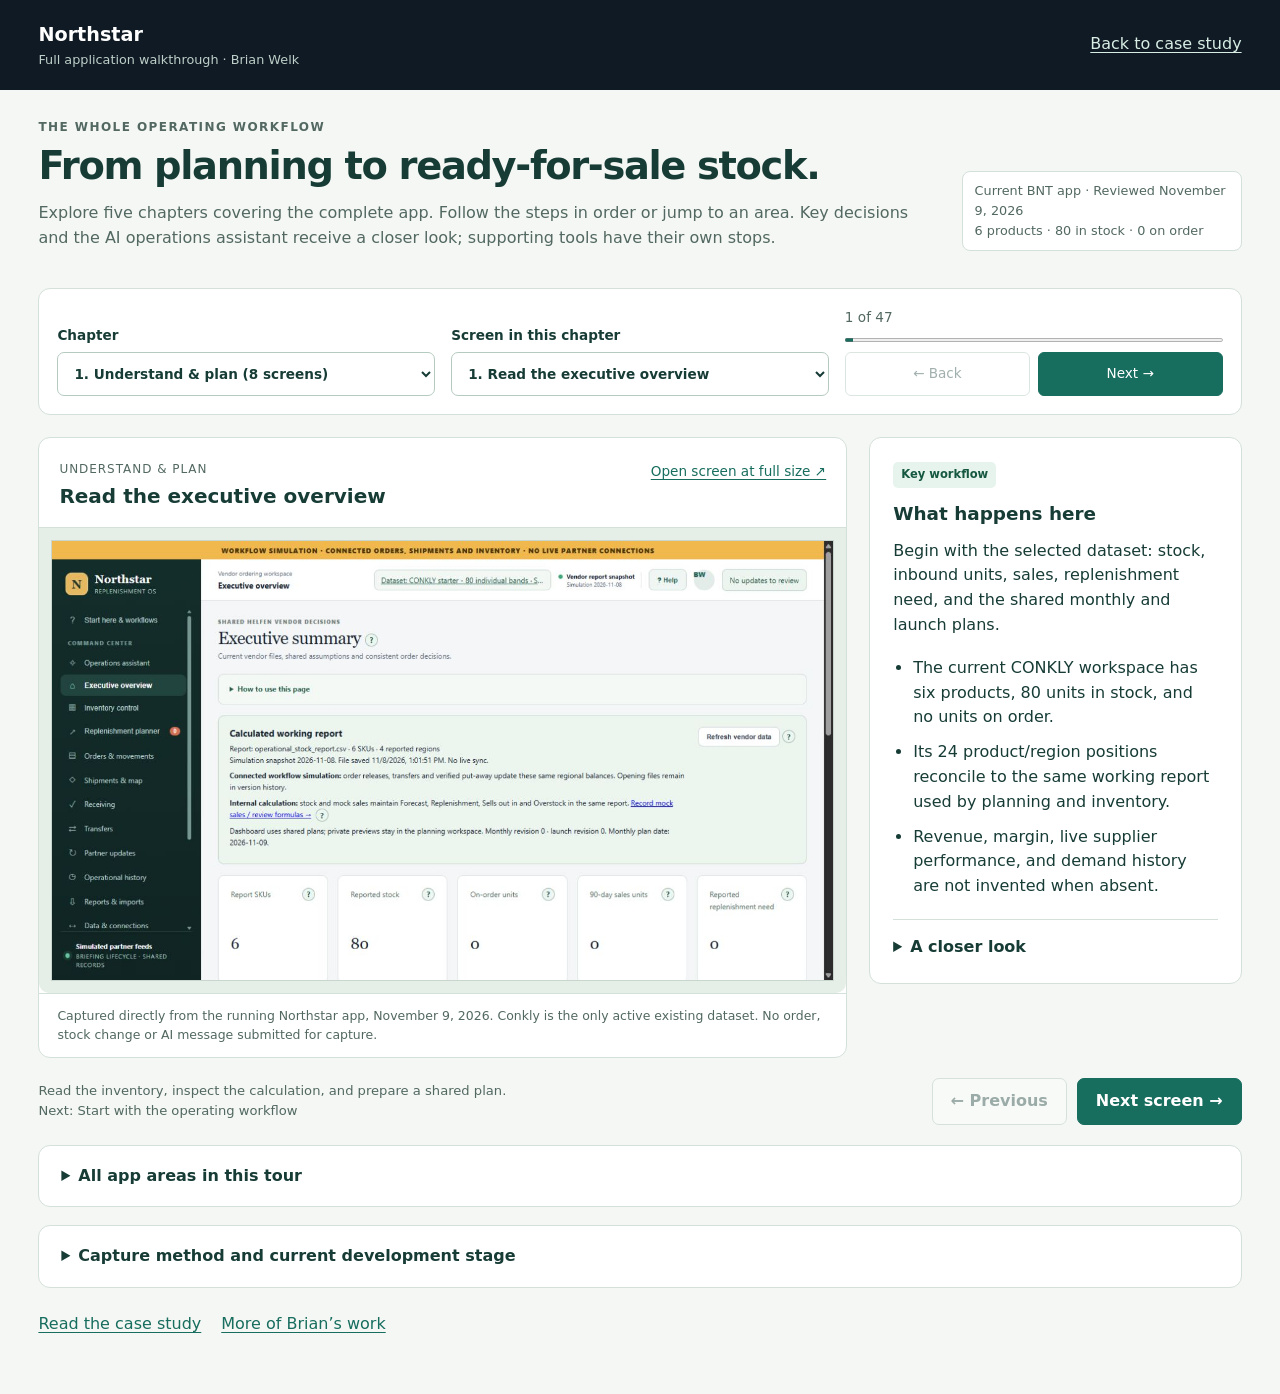
<file: demos/replenishment-control-tower/index.html>
<!doctype html><html lang="en"><head><meta charset="utf-8"><meta name="viewport" content="width=device-width,initial-scale=1"><title>Northstar — current application tour</title><link rel="canonical" href="https://builtbybrianwelk.com/demos/northstar/index.html"><meta http-equiv="refresh" content="0;url=../northstar/index.html"><script>const screens={overview:'executive-overview',inventory:'inventory',replenishment:'replenishment',orders:'orders','purchase-orders':'orders',fba:'transfer-review',shipments:'shipments-map',receiving:'receiving',suppliers:'executive-overview',amazon:'executive-overview',returns:'executive-overview',scenario:'executive-overview',automation:'operations-inbox',audit:'operational-history','data-sync':'connections'};location.replace('../northstar/index.html?screen='+(screens[new URLSearchParams(location.search).get('view')]||'executive-overview'));</script></head><body><h1>Northstar’s current application tour</h1><p>This earlier demo address now opens the newest walkthrough.</p><a href="../northstar/index.html">Open the current Northstar tour</a></body></html>
</file>
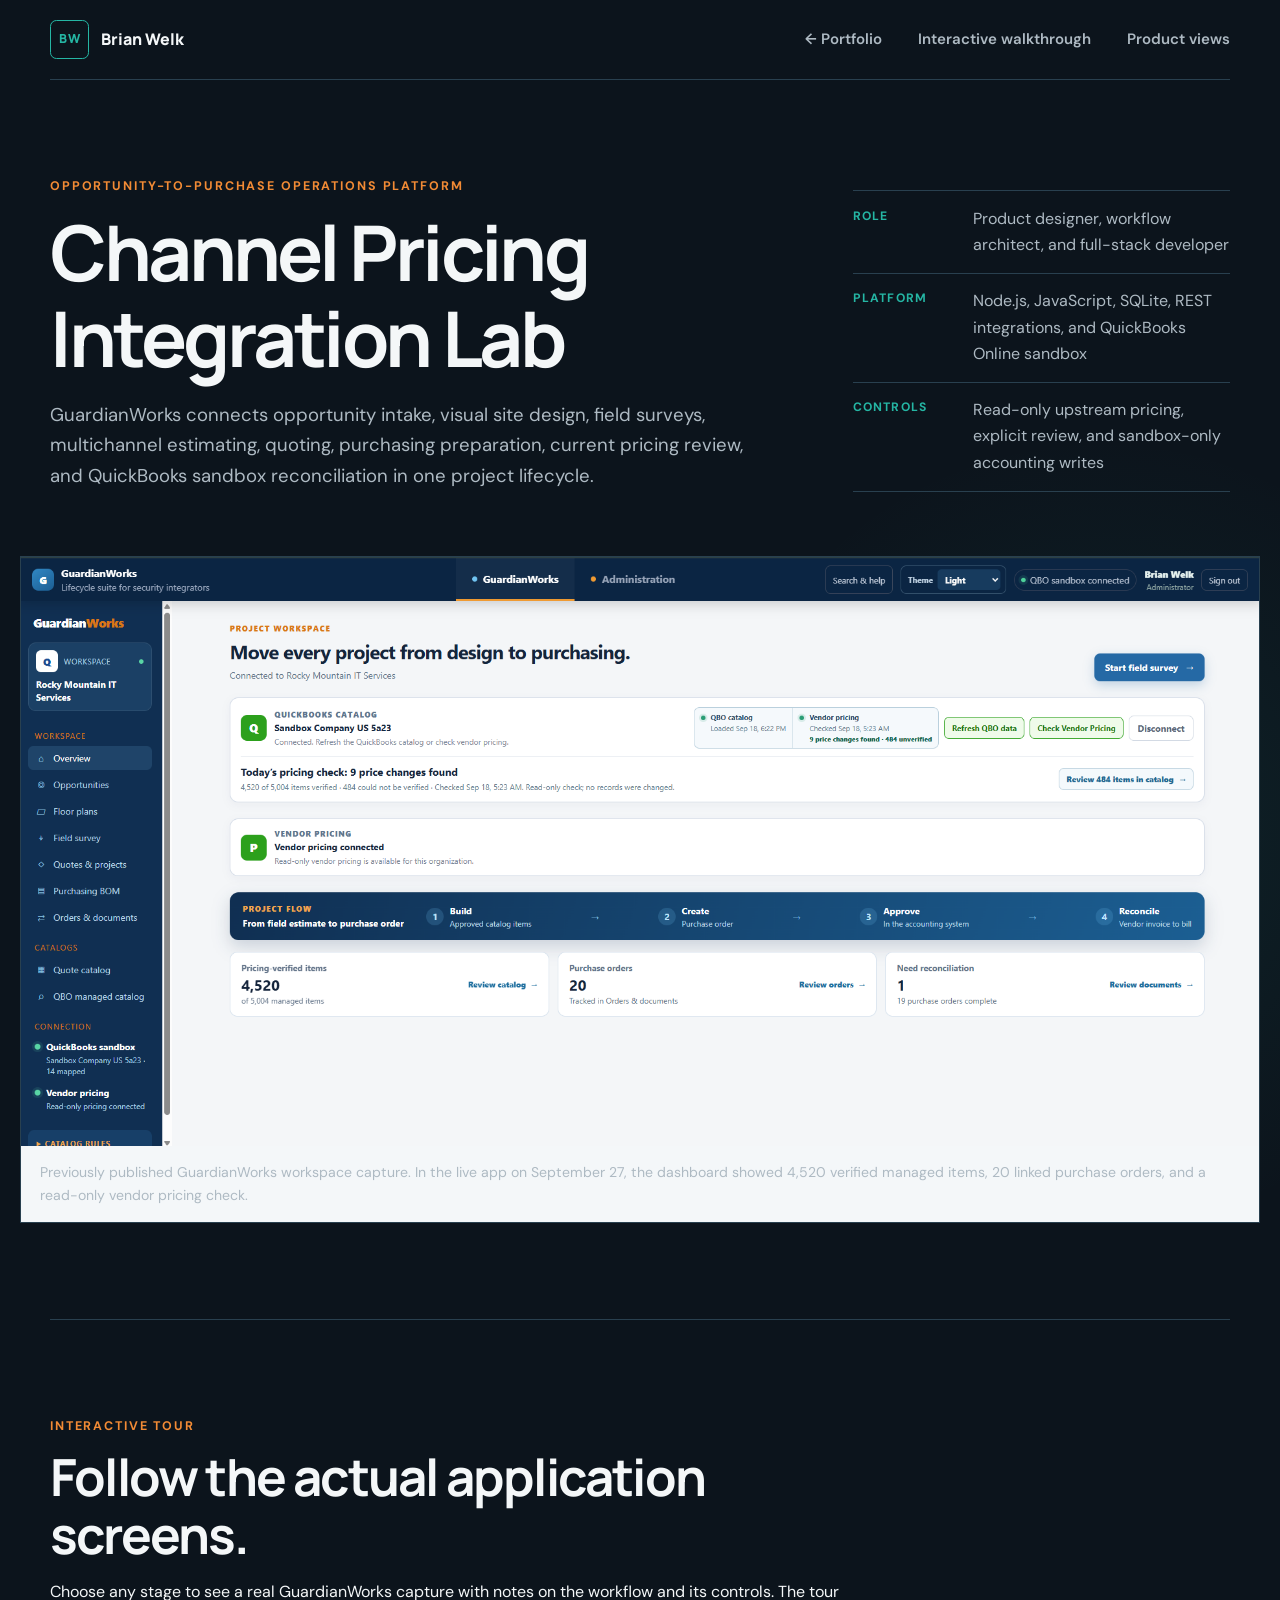
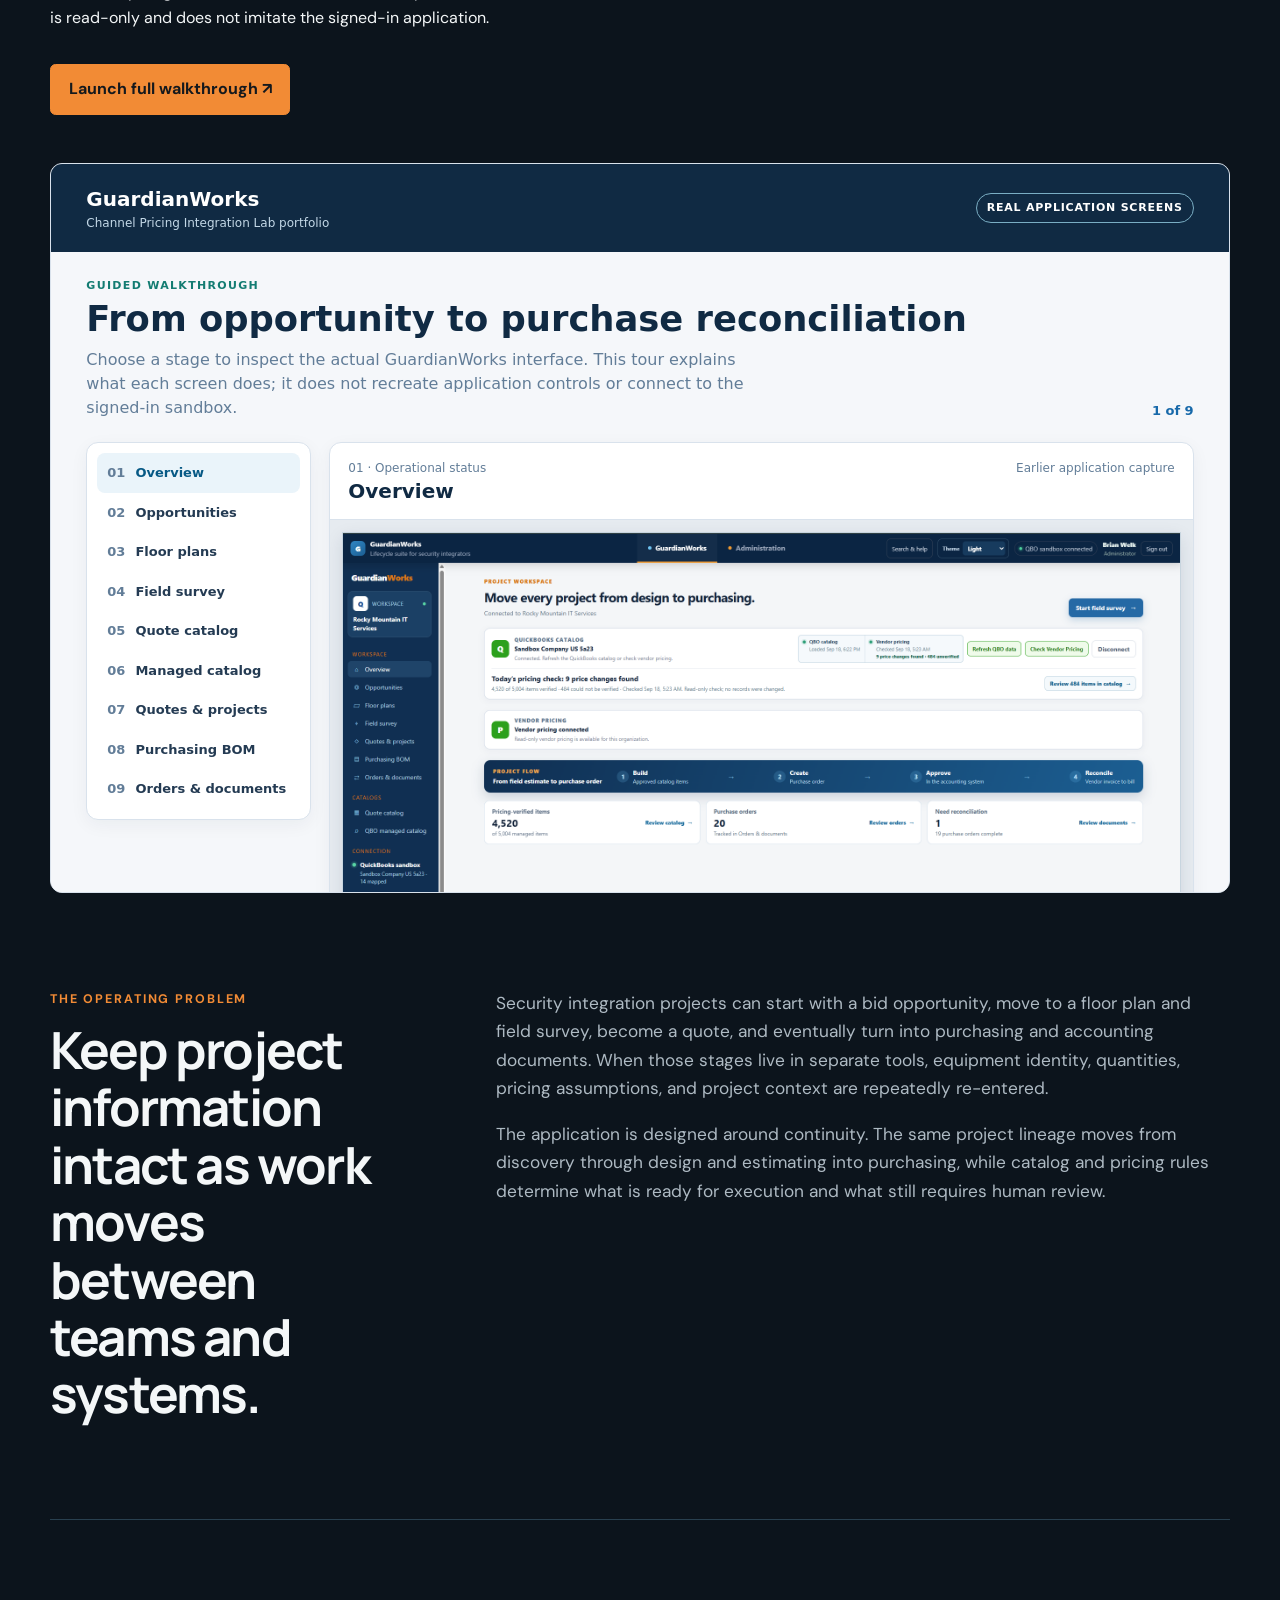
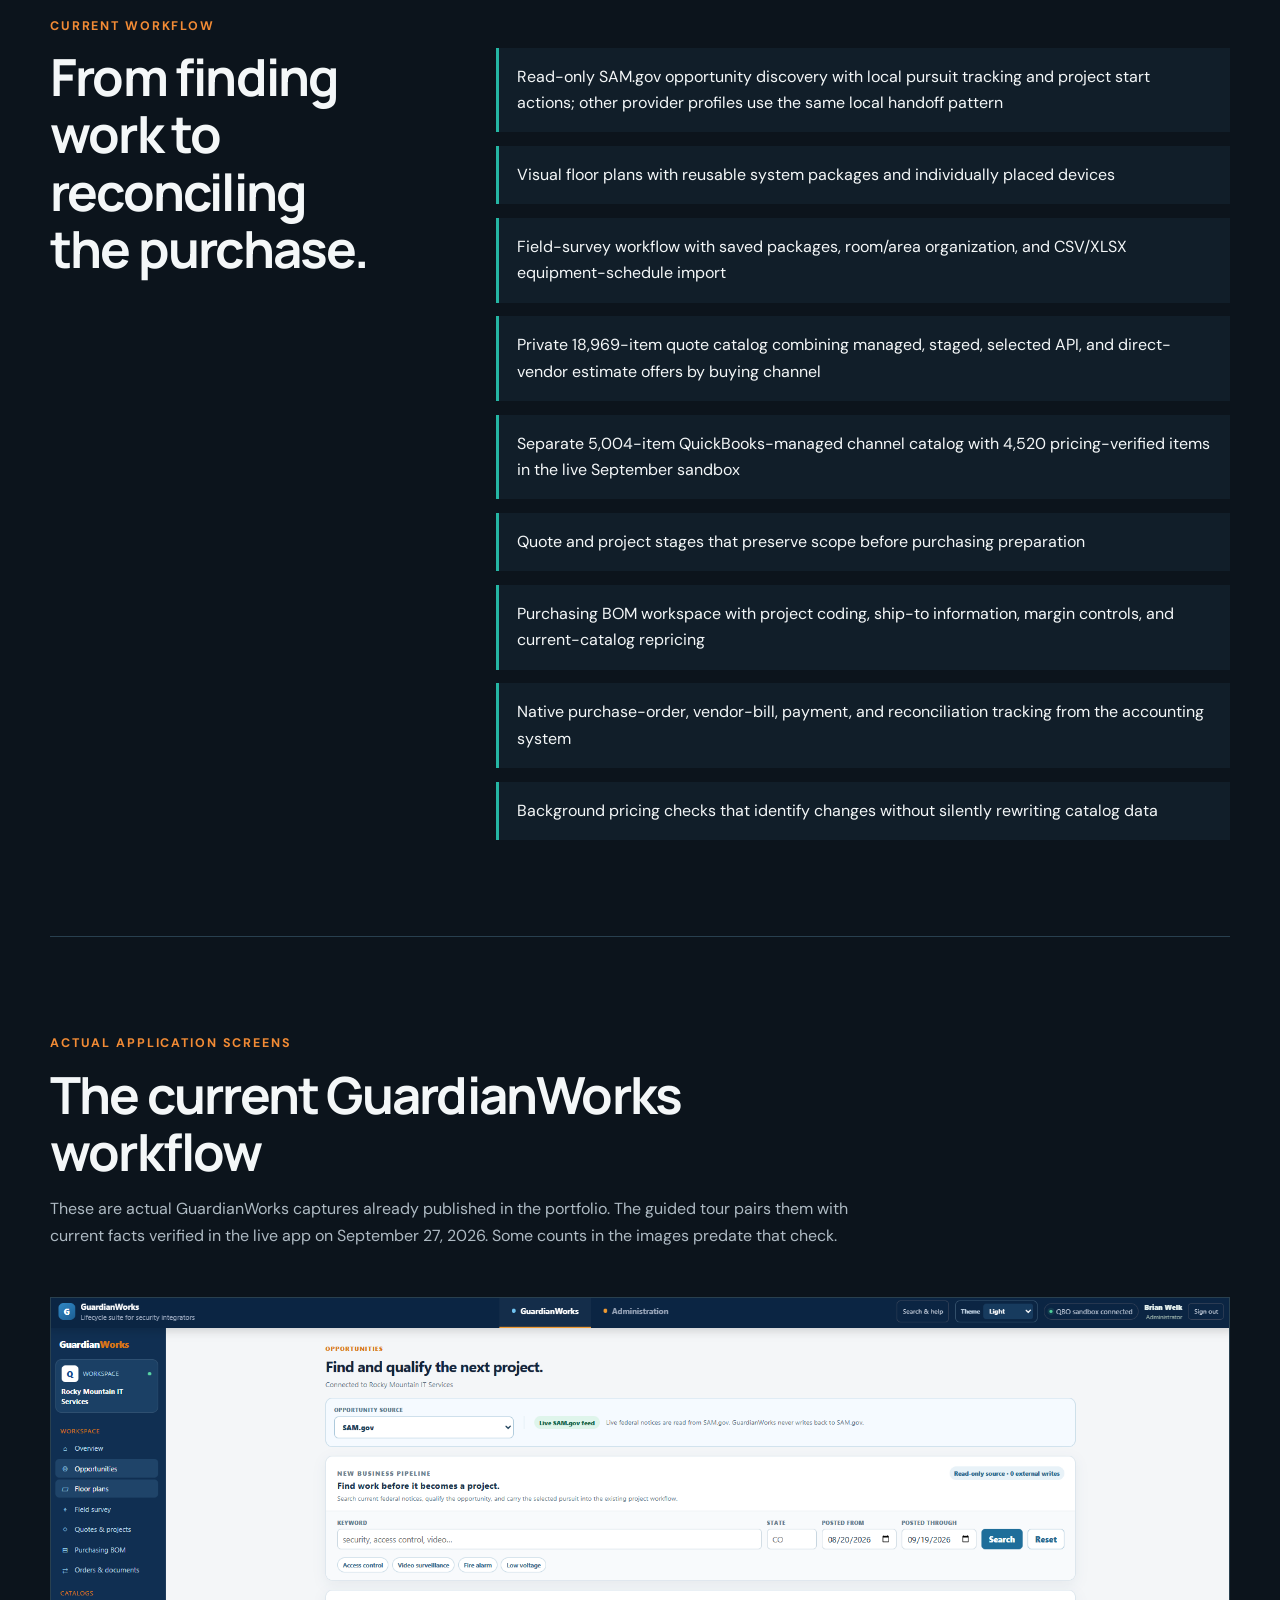
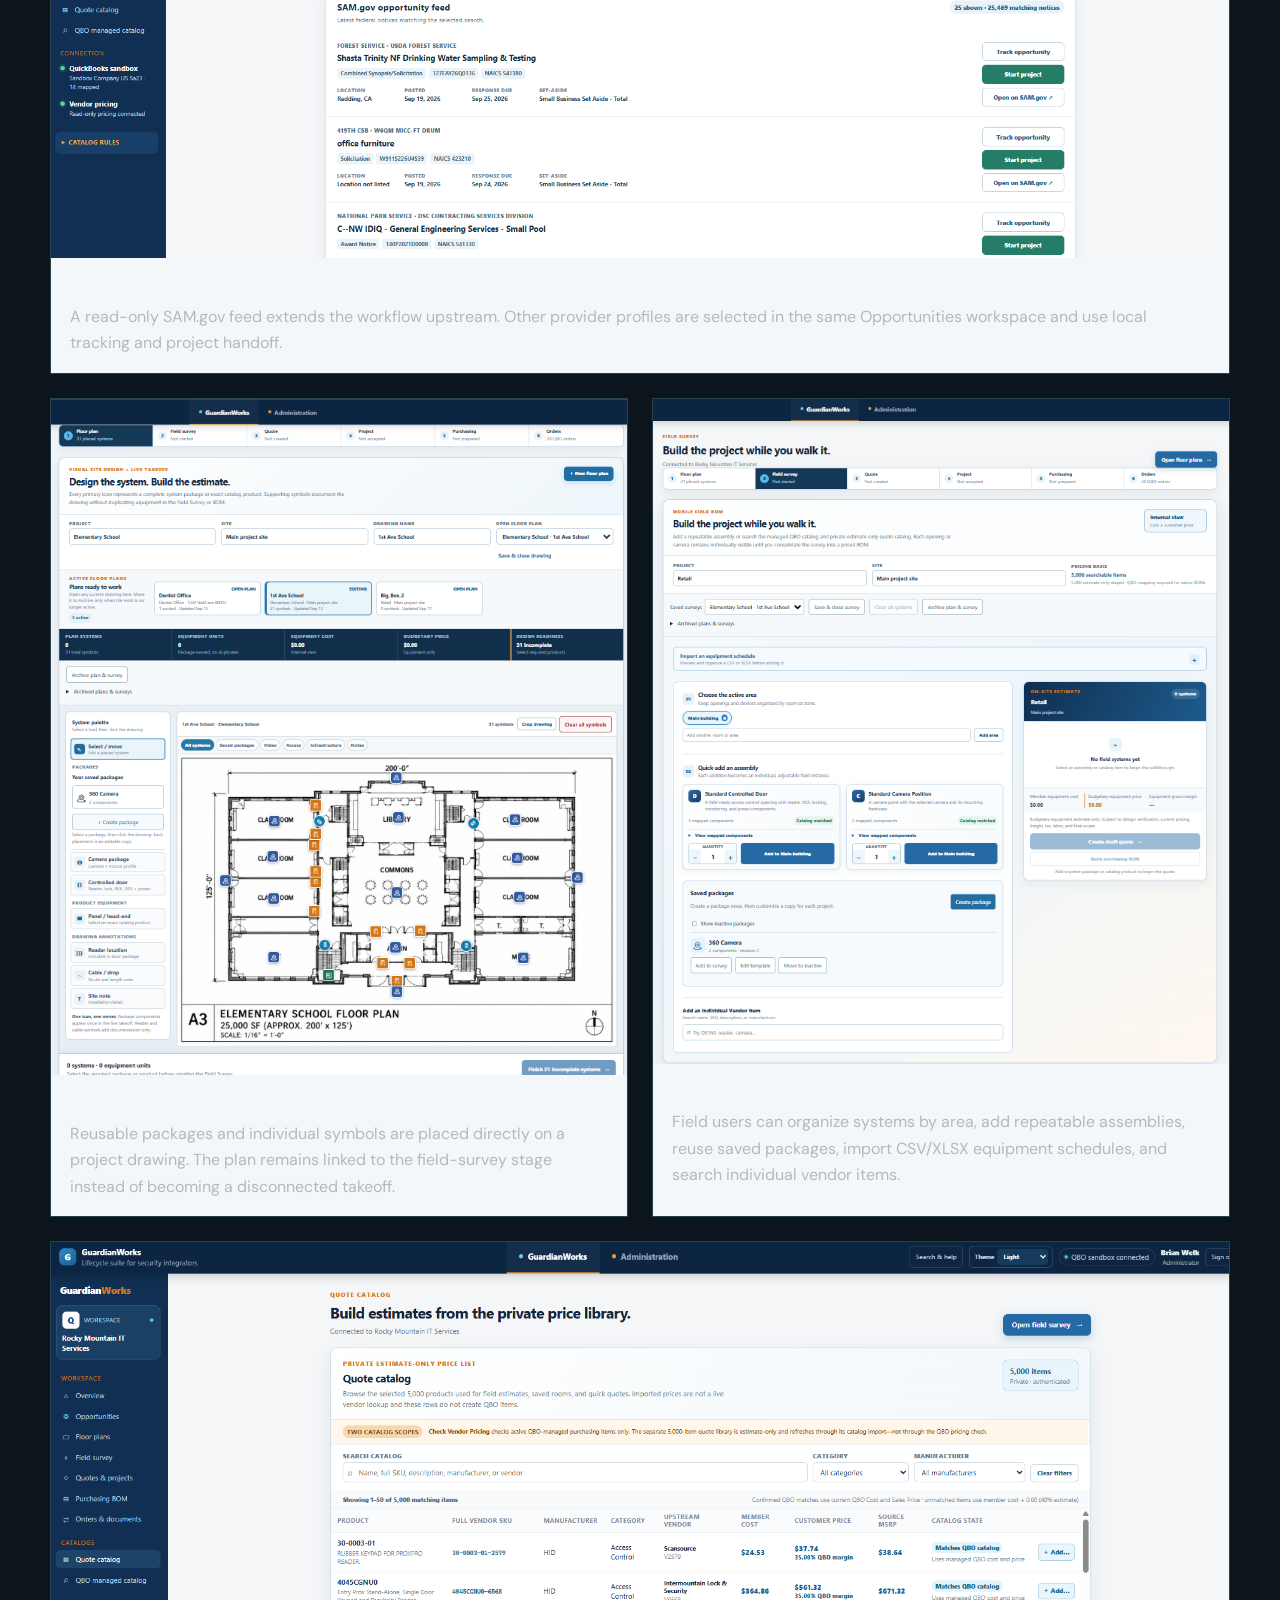
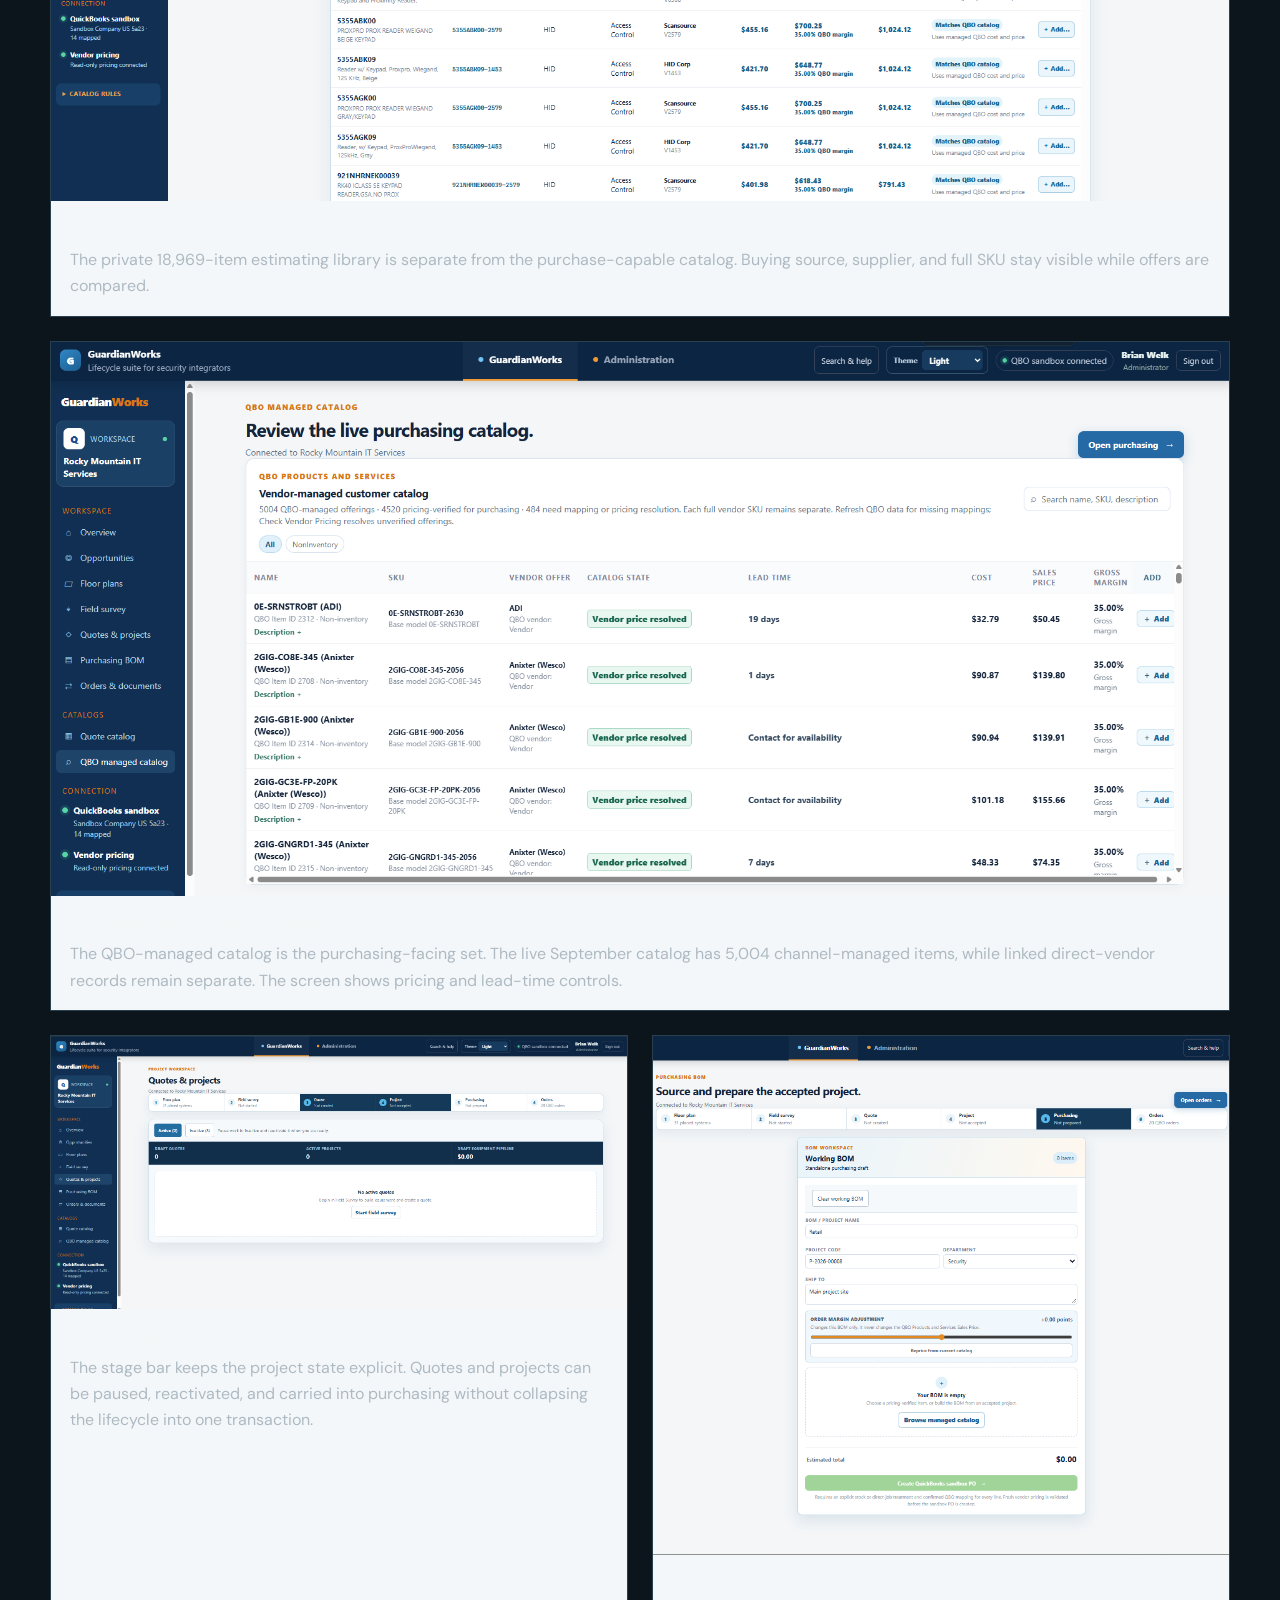
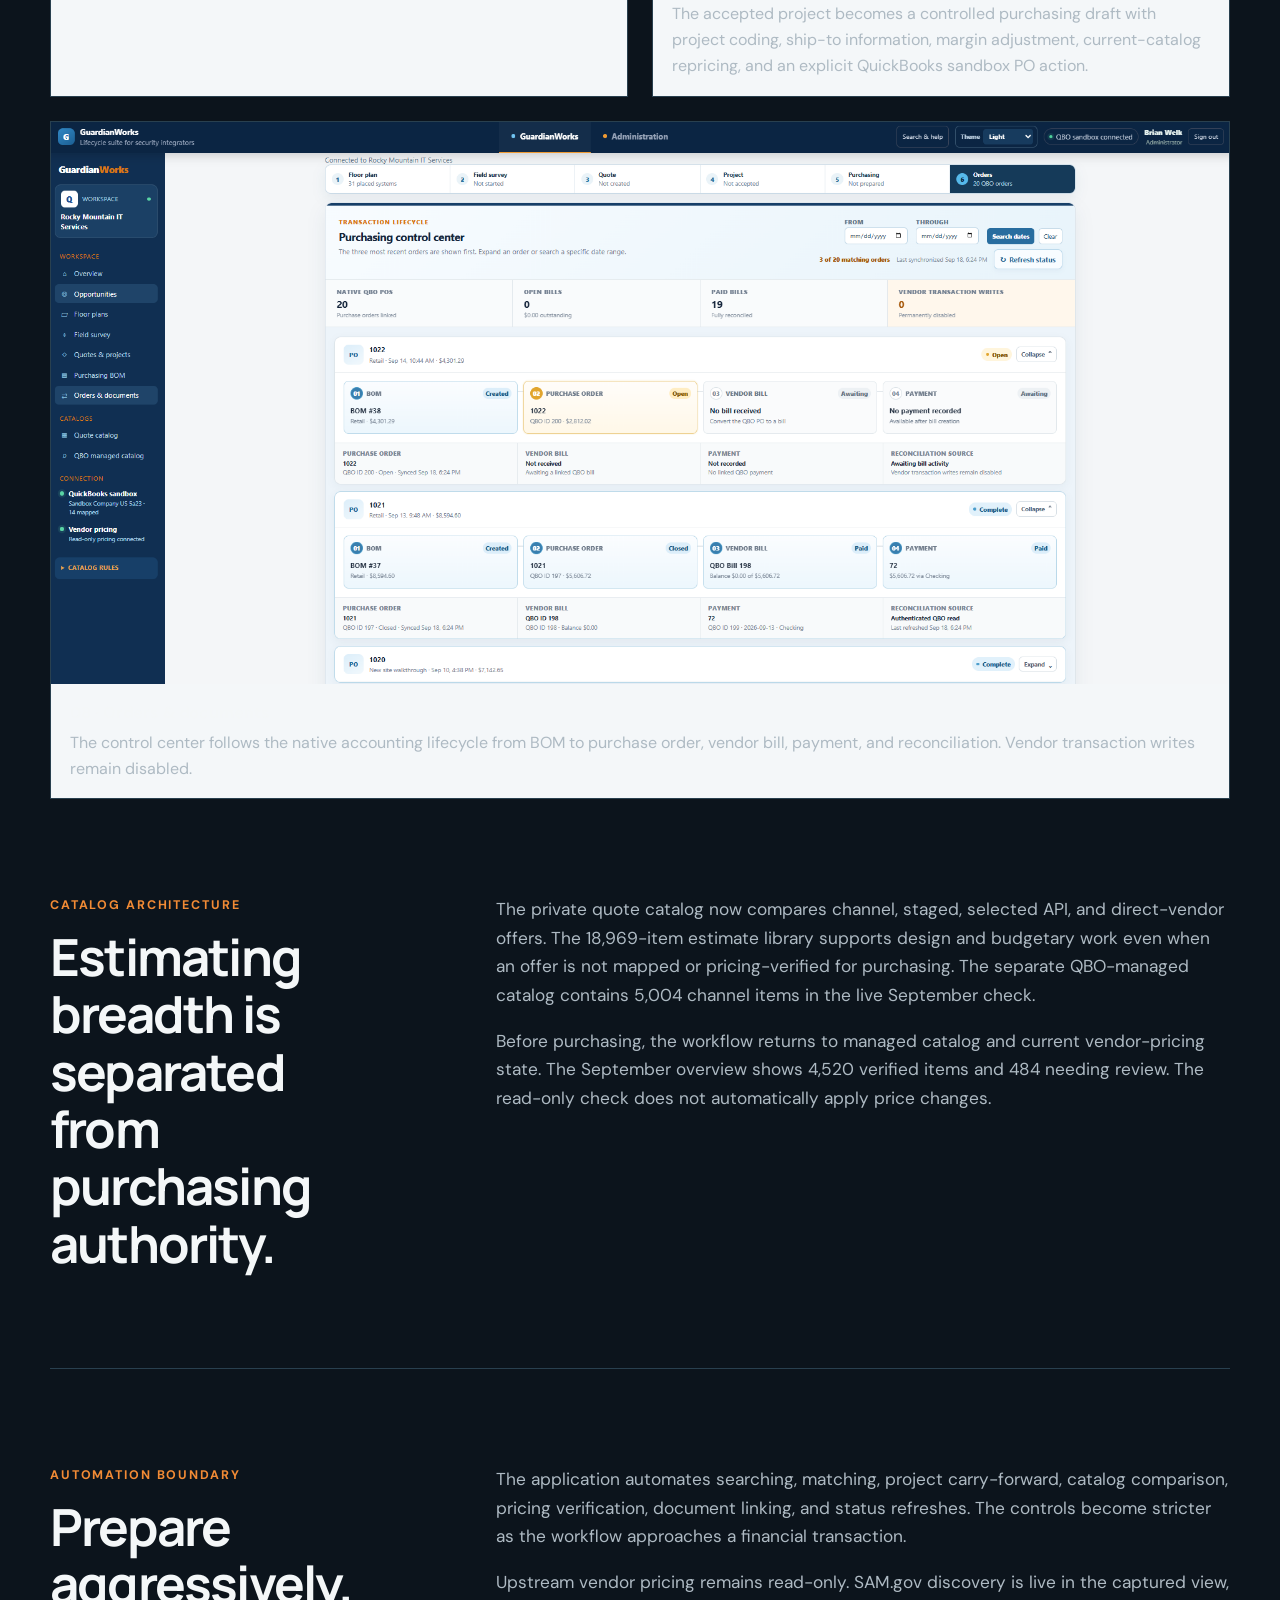
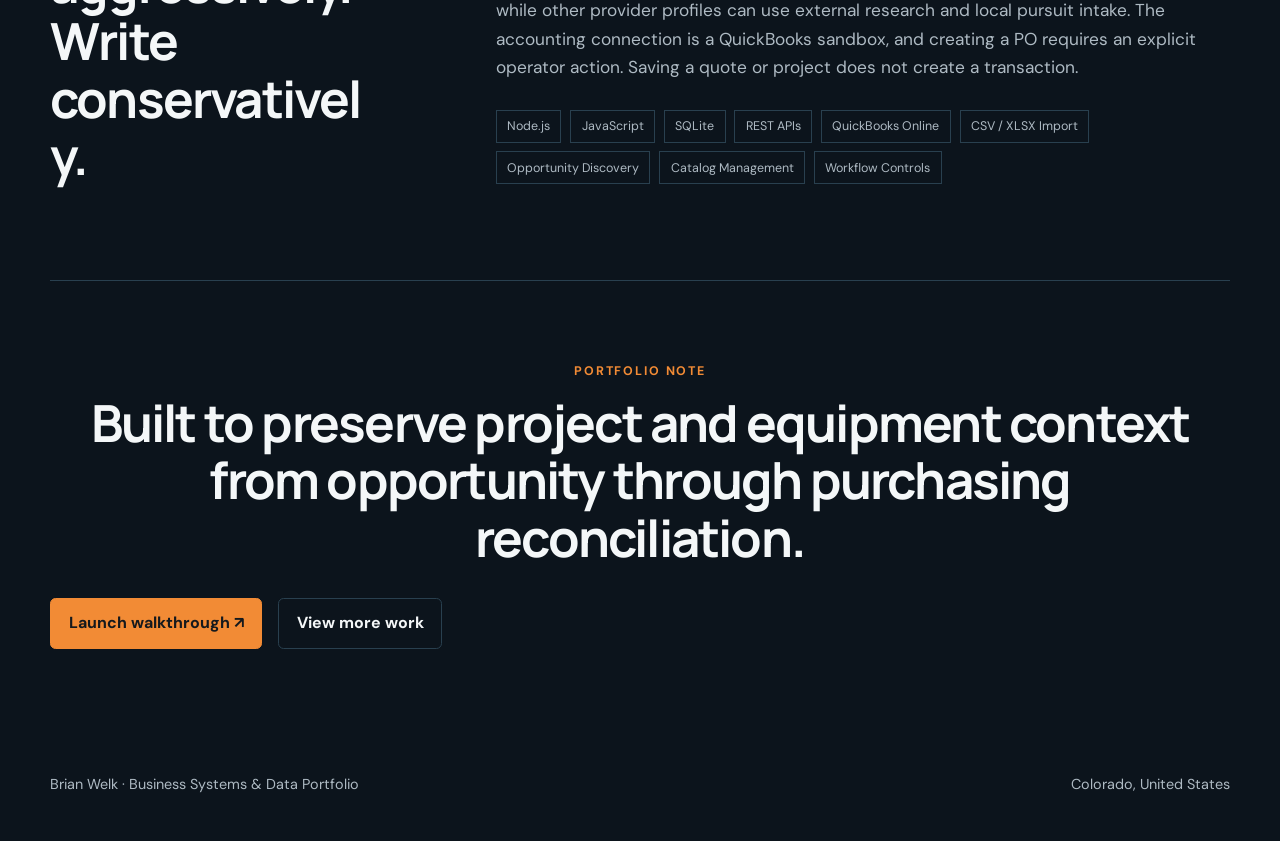
<file: projects/channel-pricing-integration-lab.html>
<!doctype html>
<html lang="en">
  <head>
    <meta charset="utf-8" />
    <meta name="viewport" content="width=device-width, initial-scale=1" />
    <meta
      name="description"
      content="GuardianWorks case study by Brian Welk, with a guided walkthrough of real application screens from opportunity intake through catalog sourcing, quoting, purchasing, and reconciliation."
    />
    <meta name="theme-color" content="#101a24" />
    <title>Channel Pricing Integration Lab Case Study | Brian Welk</title>
    <link rel="canonical" href="https://builtbybrianwelk.com/projects/channel-pricing-integration-lab.html" />
    <link rel="preconnect" href="https://fonts.googleapis.com" />
    <link rel="preconnect" href="https://fonts.gstatic.com" crossorigin />
    <link
      href="https://fonts.googleapis.com/css2?family=DM+Sans:wght@400;500;600;700&amp;family=Manrope:wght@600;700;800&amp;display=swap"
      rel="stylesheet"
    />
    <link rel="stylesheet" href="../styles.css" />
    <style>.guardian-tour-frame{display:block;width:100%;height:730px;border:1px solid #d9e2ec;border-radius:12px;background:#f5f7fa}@media(max-width:800px){.guardian-tour-frame{height:600px}}</style>
  </head>
  <body>
    <a class="skip-link" href="#main">Skip to content</a>

    <header class="site-header case-header">
      <a class="nameplate" href="../index.html" aria-label="Return to Brian Welk's portfolio">
        <span class="nameplate-mark" aria-hidden="true">BW</span>
        <span>Brian Welk</span>
      </a>
      <nav aria-label="Case study navigation">
        <a href="../index.html">← Portfolio</a>
        <a href="#walkthrough">Interactive walkthrough</a>
        <a href="#product-views">Product views</a>
      </nav>
    </header>

    <main class="case-main" id="main">
      <section class="case-hero">
        <div>
          <p class="eyebrow">Opportunity-to-purchase operations platform</p>
          <h1>Channel Pricing Integration Lab</h1>
          <p class="case-hero-summary">
            GuardianWorks connects opportunity intake, visual site design, field surveys, multichannel
            estimating, quoting, purchasing preparation, current pricing review, and QuickBooks sandbox
            reconciliation in one project lifecycle.
          </p>
        </div>
        <dl class="case-facts">
          <div>
            <dt>Role</dt>
            <dd>Product designer, workflow architect, and full-stack developer</dd>
          </div>
          <div>
            <dt>Platform</dt>
            <dd>Node.js, JavaScript, SQLite, REST integrations, and QuickBooks Online sandbox</dd>
          </div>
          <div>
            <dt>Controls</dt>
            <dd>Read-only upstream pricing, explicit review, and sandbox-only accounting writes</dd>
          </div>
        </dl>
      </section>

      <figure class="case-cover channel-real-cover">
        <a href="../assets/channel-pricing/current/overview.webp" target="_blank" rel="noreferrer">
          <img
            src="../assets/channel-pricing/current/overview.webp"
            alt="GuardianWorks project workspace overview with QuickBooks catalog status, vendor pricing checks, project flow, purchase orders, and reconciliation metrics"
          />
        </a>
        <figcaption>
          Previously published GuardianWorks workspace capture. In the live app on September 27, the dashboard showed
          4,520 verified managed items, 20 linked purchase orders, and a read-only vendor pricing check.
        </figcaption>
      </figure>

      <section class="case-gallery" id="walkthrough" aria-labelledby="walkthrough-title">
        <div class="gallery-heading">
          <p class="eyebrow">Interactive tour</p>
          <h2 id="walkthrough-title">Follow the actual application screens.</h2>
          <p>
            Choose any stage to see a real GuardianWorks capture with notes on the workflow and its controls.
            The tour is read-only and does not imitate the signed-in application.
          </p>
          <div class="project-links">
            <a class="button button-primary" href="../demos/guardianworks/index.html" target="_blank" rel="noreferrer">Launch full walkthrough ↗</a>
          </div>
        </div>
        <iframe class="guardian-tour-frame" src="../demos/guardianworks/index.html?step=1" title="Interactive GuardianWorks project walkthrough" loading="lazy"></iframe>
      </section>

      <section class="case-section">
        <div>
          <p class="eyebrow">The operating problem</p>
          <h2>Keep project information intact as work moves between teams and systems.</h2>
        </div>
        <div class="case-section-copy">
          <p>
            Security integration projects can start with a bid opportunity, move to a floor plan and
            field survey, become a quote, and eventually turn into purchasing and accounting documents.
            When those stages live in separate tools, equipment identity, quantities, pricing assumptions,
            and project context are repeatedly re-entered.
          </p>
          <p>
            The application is designed around continuity. The same project lineage moves from discovery
            through design and estimating into purchasing, while catalog and pricing rules determine what
            is ready for execution and what still requires human review.
          </p>
        </div>
      </section>

      <section class="case-section">
        <div>
          <p class="eyebrow">Current workflow</p>
          <h2>From finding work to reconciling the purchase.</h2>
        </div>
        <div class="case-section-copy">
          <ul class="outcome-list">
            <li>Read-only SAM.gov opportunity discovery with local pursuit tracking and project start actions; other provider profiles use the same local handoff pattern</li>
            <li>Visual floor plans with reusable system packages and individually placed devices</li>
            <li>Field-survey workflow with saved packages, room/area organization, and CSV/XLSX equipment-schedule import</li>
            <li>Private 18,969-item quote catalog combining managed, staged, selected API, and direct-vendor estimate offers by buying channel</li>
            <li>Separate 5,004-item QuickBooks-managed channel catalog with 4,520 pricing-verified items in the live September sandbox</li>
            <li>Quote and project stages that preserve scope before purchasing preparation</li>
            <li>Purchasing BOM workspace with project coding, ship-to information, margin controls, and current-catalog repricing</li>
            <li>Native purchase-order, vendor-bill, payment, and reconciliation tracking from the accounting system</li>
            <li>Background pricing checks that identify changes without silently rewriting catalog data</li>
          </ul>
        </div>
      </section>

      <section class="case-gallery channel-real-gallery" id="product-views" aria-labelledby="gallery-title">
        <div class="gallery-heading">
          <p class="eyebrow">Actual application screens</p>
          <h2 id="gallery-title">The current GuardianWorks workflow</h2>
          <p>
            These are actual GuardianWorks captures already published in the portfolio. The guided tour pairs
            them with current facts verified in the live app on September 27, 2026. Some counts in the images predate that check.
          </p>
        </div>

        <div class="gallery-grid">
          <figure class="gallery-item gallery-wide">
            <a href="../assets/channel-pricing/current/opportunities.webp" target="_blank" rel="noreferrer">
              <img
                src="../assets/channel-pricing/current/opportunities.webp"
                alt="GuardianWorks SAM.gov opportunity screen with read-only search, tracking, and start-project actions"
              />
            </a>
            <figcaption>
              <strong>01 · Opportunities</strong>
              A read-only SAM.gov feed extends the workflow upstream. Other provider profiles are selected
              in the same Opportunities workspace and use local tracking and project handoff.
            </figcaption>
          </figure>

          <figure class="gallery-item channel-portrait">
            <a href="../assets/channel-pricing/current/floor-plans.webp" target="_blank" rel="noreferrer">
              <img
                src="../assets/channel-pricing/current/floor-plans.webp"
                alt="GuardianWorks floor-plan workspace showing an elementary school drawing with camera, access-control, infrastructure, and annotation symbols"
              />
            </a>
            <figcaption>
              <strong>02 · Floor plans</strong>
              Reusable packages and individual symbols are placed directly on a project drawing.
              The plan remains linked to the field-survey stage instead of becoming a disconnected takeoff.
            </figcaption>
          </figure>

          <figure class="gallery-item channel-portrait">
            <a href="../assets/channel-pricing/current/field-survey.webp" target="_blank" rel="noreferrer">
              <img
                src="../assets/channel-pricing/current/field-survey.webp"
                alt="GuardianWorks field-survey workspace with project areas, quick-add assemblies, saved packages, vendor-item search, and on-site estimate"
              />
            </a>
            <figcaption>
              <strong>03 · Field survey</strong>
              Field users can organize systems by area, add repeatable assemblies, reuse saved packages,
              import CSV/XLSX equipment schedules, and search individual vendor items.
            </figcaption>
          </figure>

          <figure class="gallery-item gallery-wide">
            <a href="../assets/channel-pricing/current/quote-catalog.webp" target="_blank" rel="noreferrer">
              <img
                src="../assets/channel-pricing/current/quote-catalog.webp"
                alt="GuardianWorks quote catalog showing 18,969 private estimate items, buying source filters, supplier, SKU, cost, estimate price, and QBO catalog state"
              />
            </a>
            <figcaption>
              <strong>04 · Quote catalog</strong>
              The private 18,969-item estimating library is separate from the purchase-capable catalog.
              Buying source, supplier, and full SKU stay visible while offers are compared.
            </figcaption>
          </figure>

          <figure class="gallery-item gallery-wide">
            <a href="../assets/channel-pricing/current/qbo-managed-catalog.webp" target="_blank" rel="noreferrer">
              <img
                src="../assets/channel-pricing/current/qbo-managed-catalog.webp"
                alt="GuardianWorks QuickBooks-managed catalog showing vendor offers, catalog state, lead time, cost, sales price, gross margin, and add controls"
              />
            </a>
            <figcaption>
              <strong>05 · Managed purchasing catalog</strong>
              The QBO-managed catalog is the purchasing-facing set. The live September catalog has 5,004 channel-managed
              items, while linked direct-vendor records remain separate. The screen shows pricing and lead-time controls.
            </figcaption>
          </figure>

          <figure class="gallery-item">
            <a href="../assets/channel-pricing/current/quotes-projects.webp" target="_blank" rel="noreferrer">
              <img
                src="../assets/channel-pricing/current/quotes-projects.webp"
                alt="GuardianWorks quotes and projects workspace showing workflow stages for floor plan, field survey, quote, project, purchasing, and orders"
              />
            </a>
            <figcaption>
              <strong>06 · Quotes &amp; projects</strong>
              The stage bar keeps the project state explicit. Quotes and projects can be paused,
              reactivated, and carried into purchasing without collapsing the lifecycle into one transaction.
            </figcaption>
          </figure>

          <figure class="gallery-item channel-portrait">
            <a href="../assets/channel-pricing/current/purchasing-bom.webp" target="_blank" rel="noreferrer">
              <img
                src="../assets/channel-pricing/current/purchasing-bom.webp"
                alt="GuardianWorks Purchasing BOM workspace with project code, department, ship-to address, margin adjustment, current-catalog repricing, and QuickBooks sandbox PO controls"
              />
            </a>
            <figcaption>
              <strong>07 · Purchasing BOM</strong>
              The accepted project becomes a controlled purchasing draft with project coding, ship-to information,
              margin adjustment, current-catalog repricing, and an explicit QuickBooks sandbox PO action.
            </figcaption>
          </figure>

          <figure class="gallery-item gallery-wide">
            <a href="../assets/channel-pricing/current/orders-documents.webp" target="_blank" rel="noreferrer">
              <img
                src="../assets/channel-pricing/current/orders-documents.webp"
                alt="GuardianWorks purchasing control center showing BOM, purchase order, vendor bill, payment, and reconciliation state across accounting documents"
              />
            </a>
            <figcaption>
              <strong>08 · Orders &amp; documents</strong>
              The control center follows the native accounting lifecycle from BOM to purchase order, vendor bill,
              payment, and reconciliation. Vendor transaction writes remain disabled.
            </figcaption>
          </figure>
        </div>
      </section>

      <section class="case-section">
        <div>
          <p class="eyebrow">Catalog architecture</p>
          <h2>Estimating breadth is separated from purchasing authority.</h2>
        </div>
        <div class="case-section-copy">
          <p>
            The private quote catalog now compares channel, staged, selected API, and direct-vendor offers.
            The 18,969-item estimate library supports design and budgetary work even when an offer is not
            mapped or pricing-verified for purchasing. The separate QBO-managed catalog contains 5,004
            channel items in the live September check.
          </p>
          <p>
            Before purchasing, the workflow returns to managed catalog and current vendor-pricing state.
            The September overview shows 4,520 verified items and 484 needing review. The read-only check
            does not automatically apply price changes.
          </p>
        </div>
      </section>

      <section class="case-section">
        <div>
          <p class="eyebrow">Automation boundary</p>
          <h2>Prepare aggressively. Write conservatively.</h2>
        </div>
        <div class="case-section-copy">
          <p>
            The application automates searching, matching, project carry-forward, catalog comparison,
            pricing verification, document linking, and status refreshes. The controls become stricter
            as the workflow approaches a financial transaction.
          </p>
          <p>
            Upstream vendor pricing remains read-only. SAM.gov discovery is live in the captured view,
            while other provider profiles can use external research and local pursuit intake. The accounting connection
            is a QuickBooks sandbox, and creating a PO requires an explicit operator action. Saving a quote
            or project does not create a transaction.
          </p>
          <ul class="tag-list" aria-label="Project capabilities">
            <li>Node.js</li>
            <li>JavaScript</li>
            <li>SQLite</li>
            <li>REST APIs</li>
            <li>QuickBooks Online</li>
            <li>CSV / XLSX Import</li>
            <li>Opportunity Discovery</li>
            <li>Catalog Management</li>
            <li>Workflow Controls</li>
          </ul>
        </div>
      </section>

      <section class="case-next">
        <p class="eyebrow">Portfolio note</p>
        <h2>Built to preserve project and equipment context from opportunity through purchasing reconciliation.</h2>
        <div class="project-links"><a class="button button-primary" href="../demos/guardianworks/index.html" target="_blank" rel="noreferrer">Launch walkthrough ↗</a><a class="button button-secondary" href="../index.html#work">View more work</a></div>
      </section>
    </main>

    <footer>
      <p>Brian Welk · Business Systems &amp; Data Portfolio</p>
      <p>Colorado, United States</p>
    </footer>
  </body>
</html>
</file>
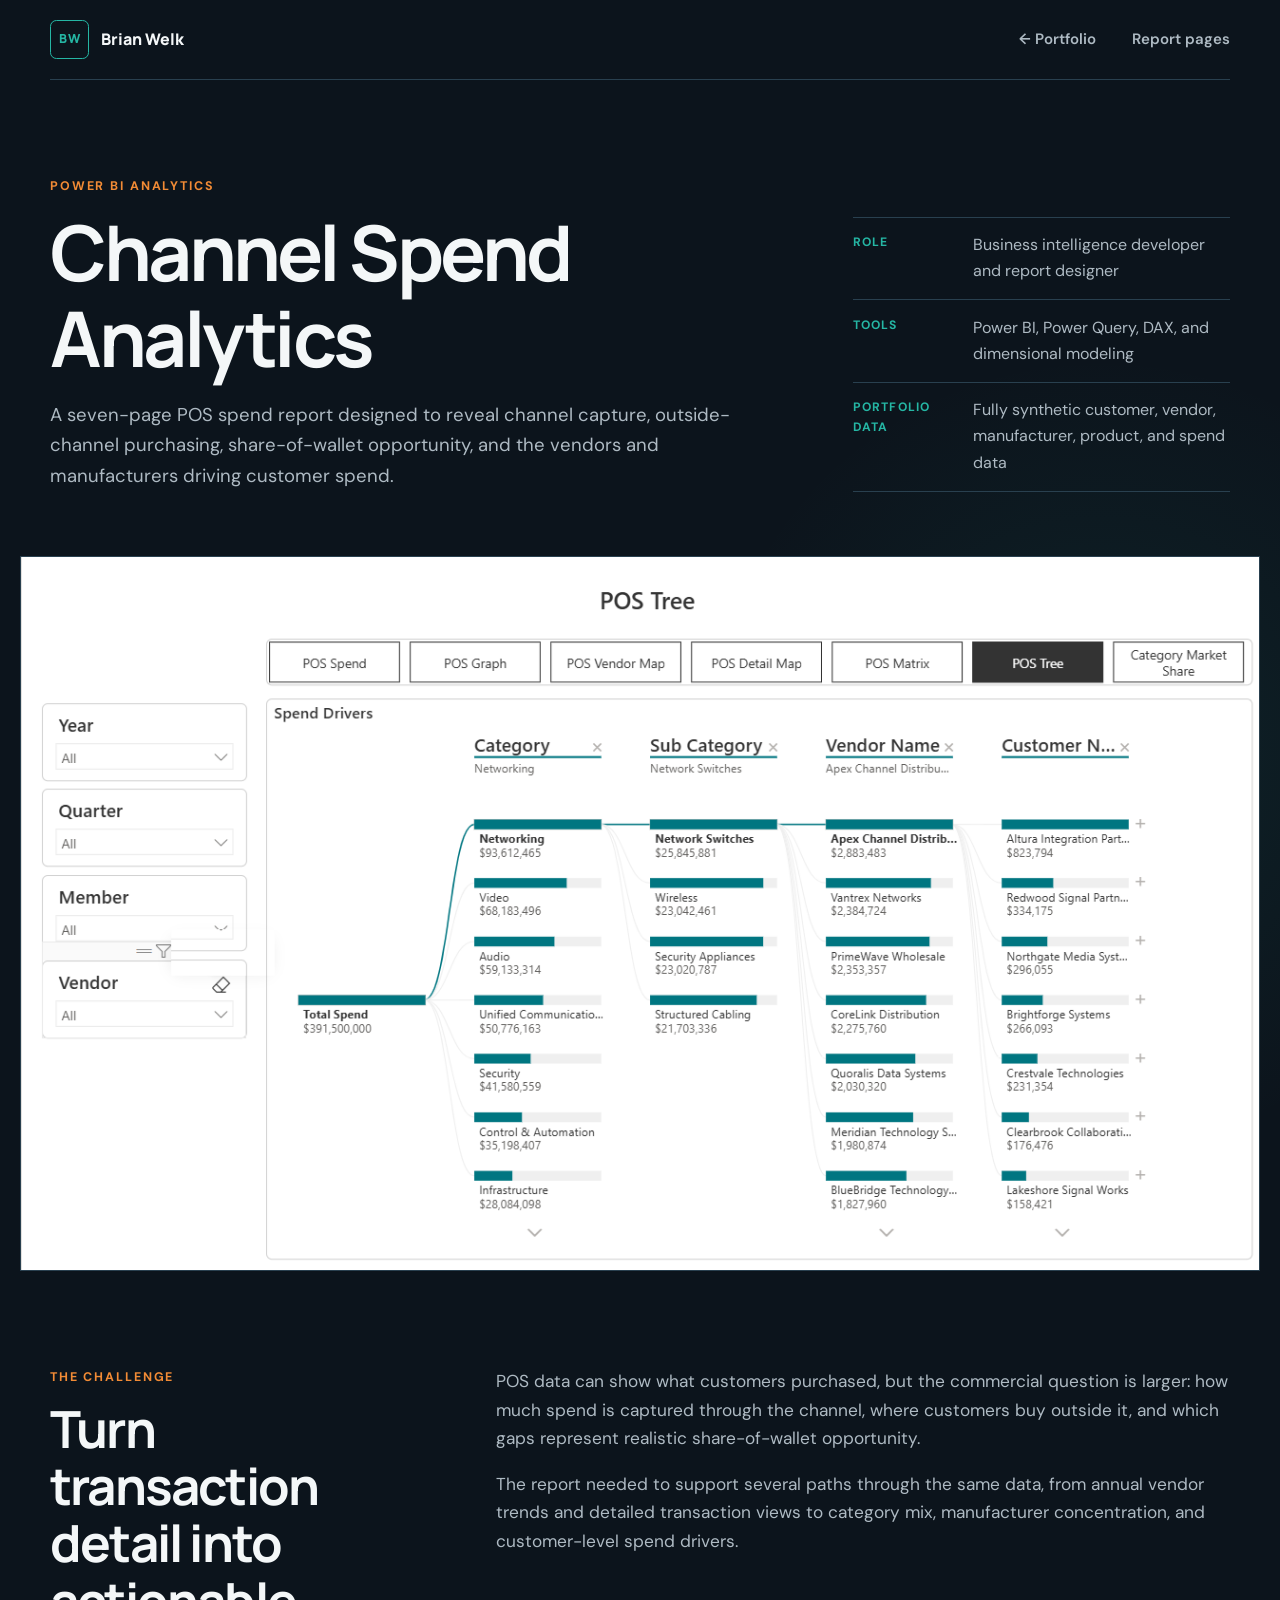
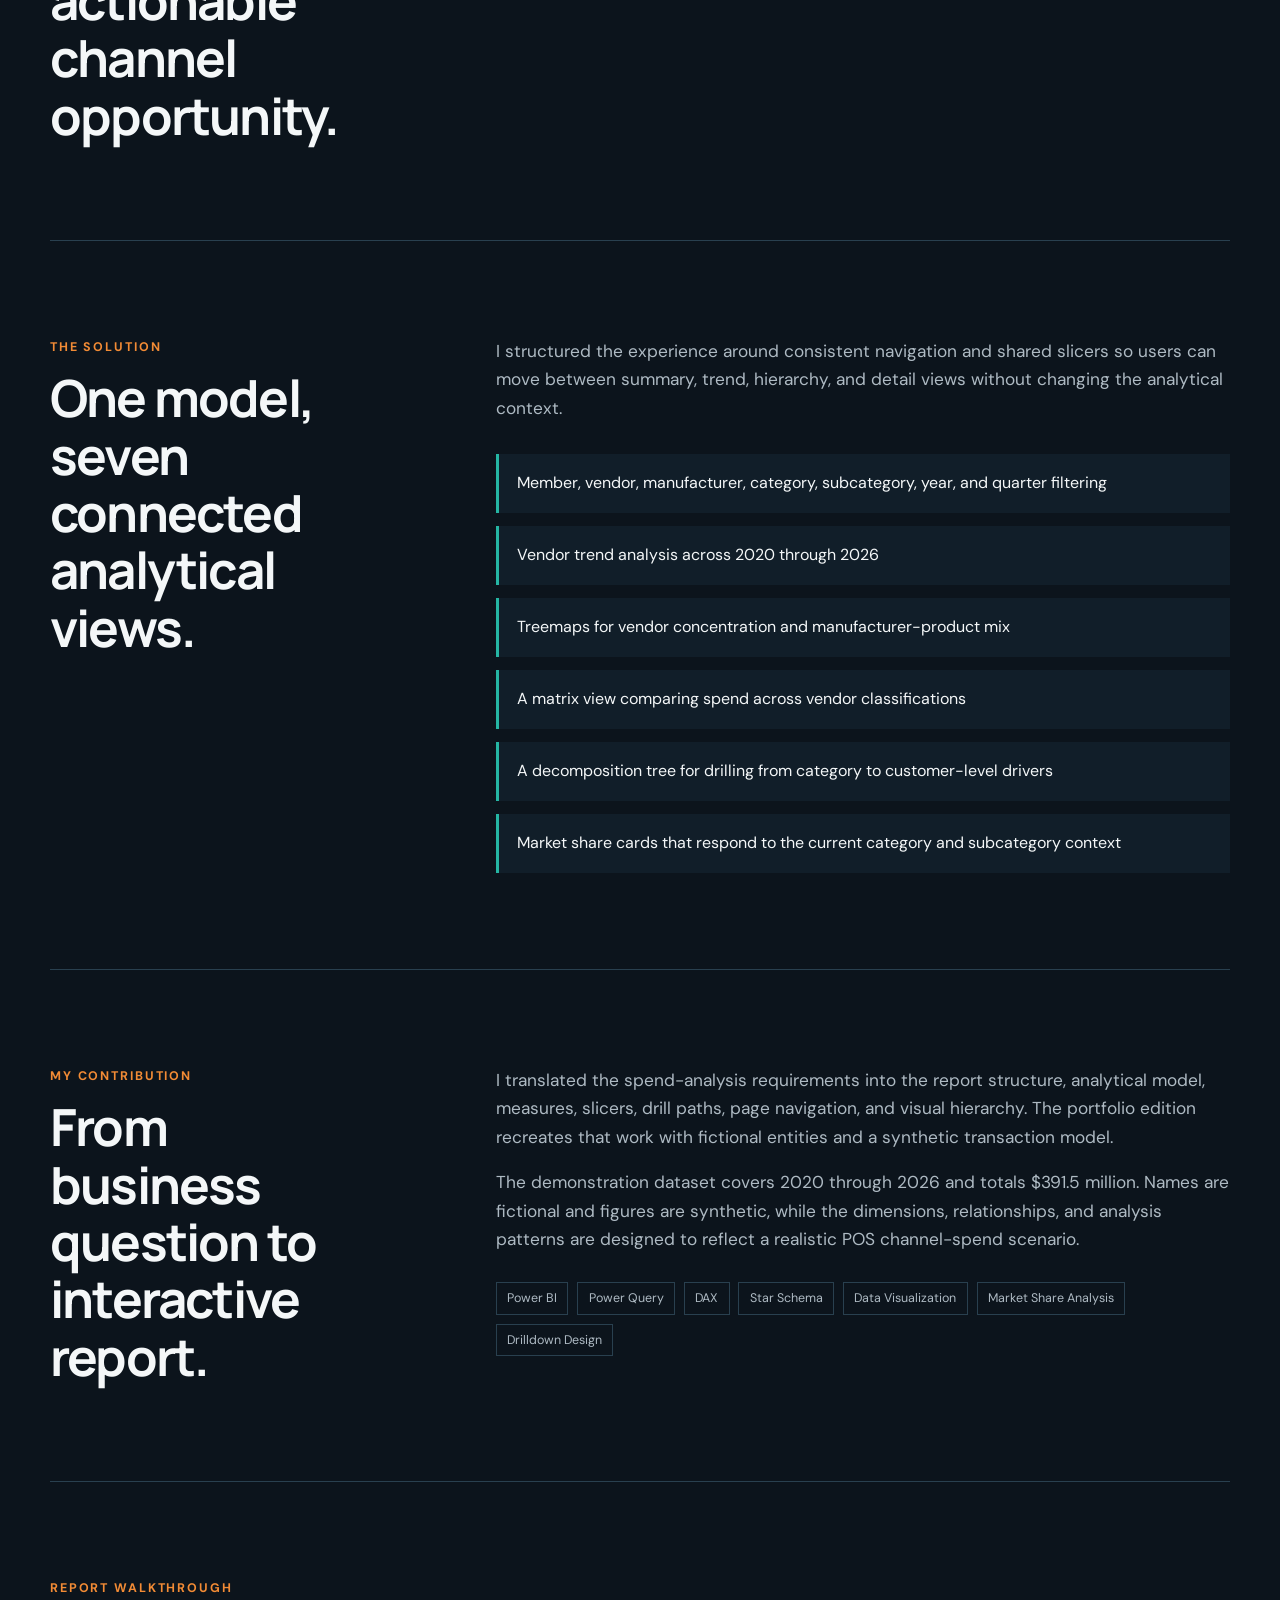
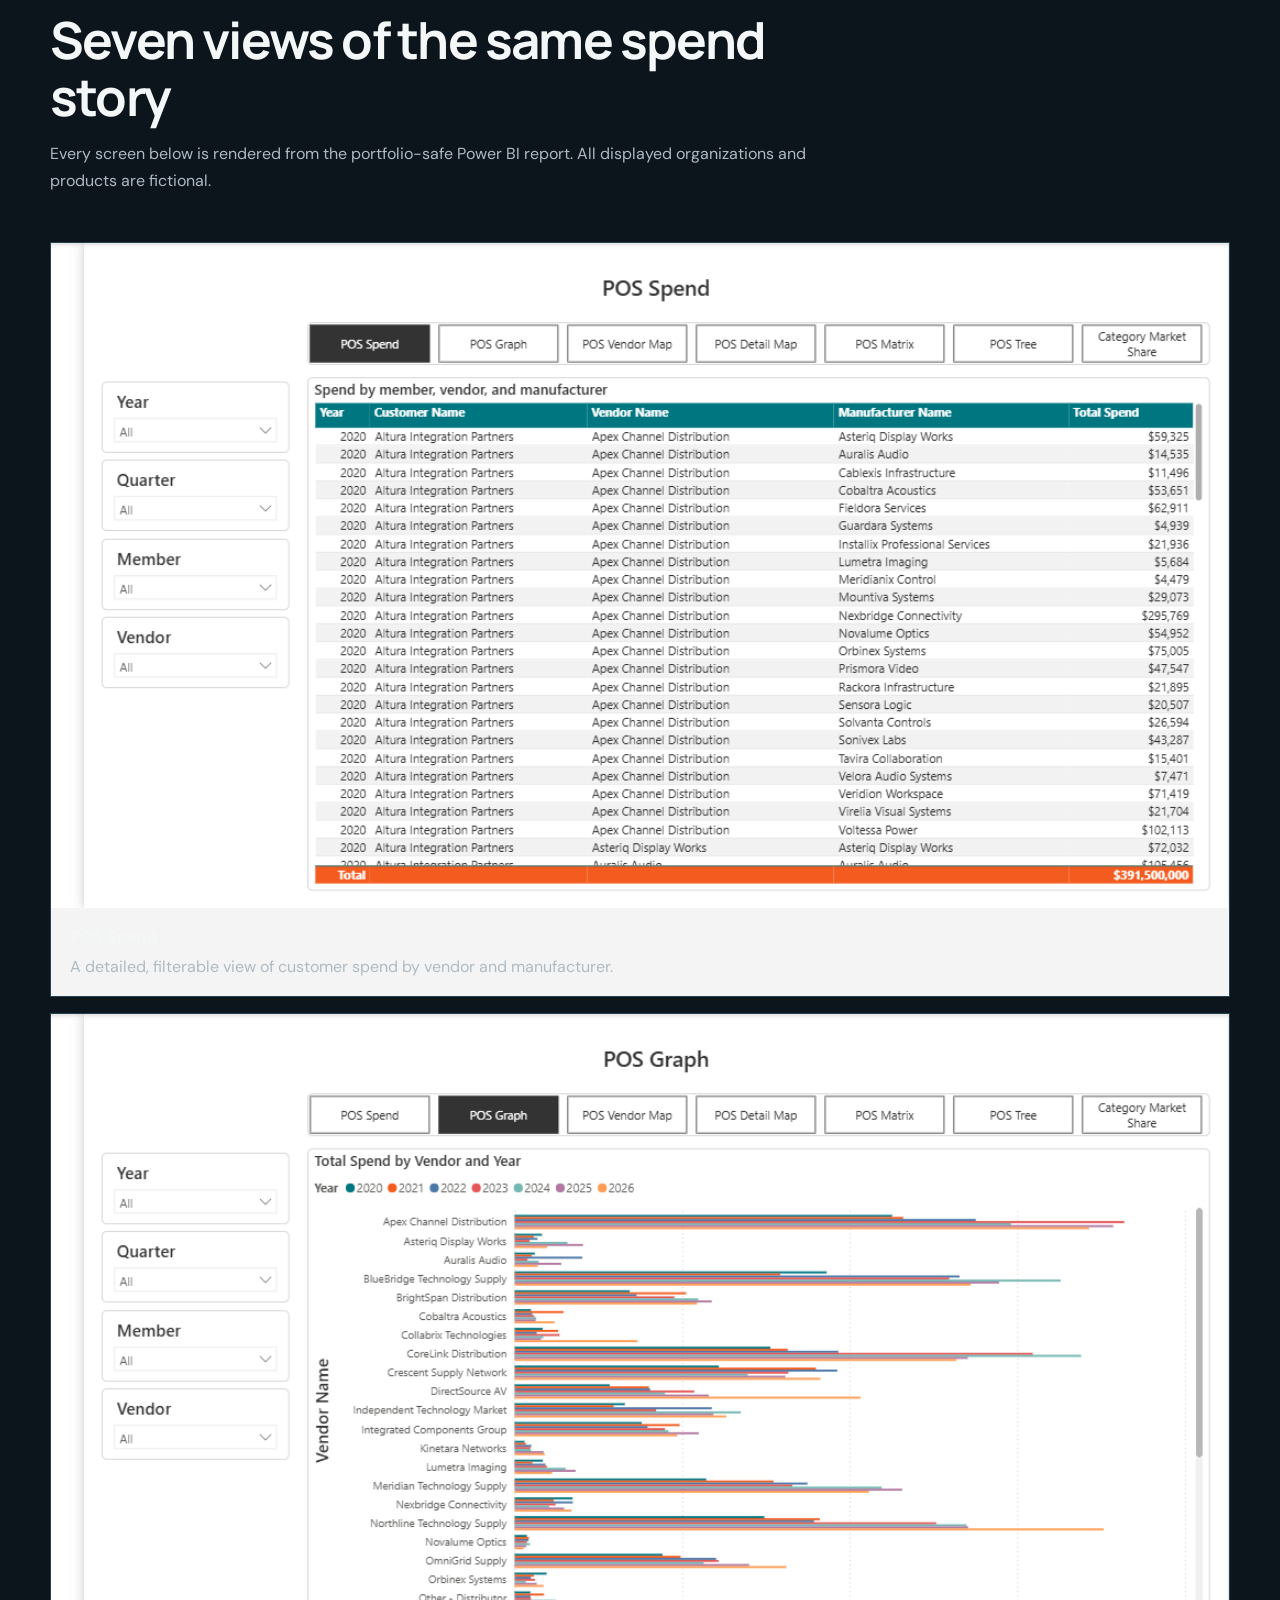
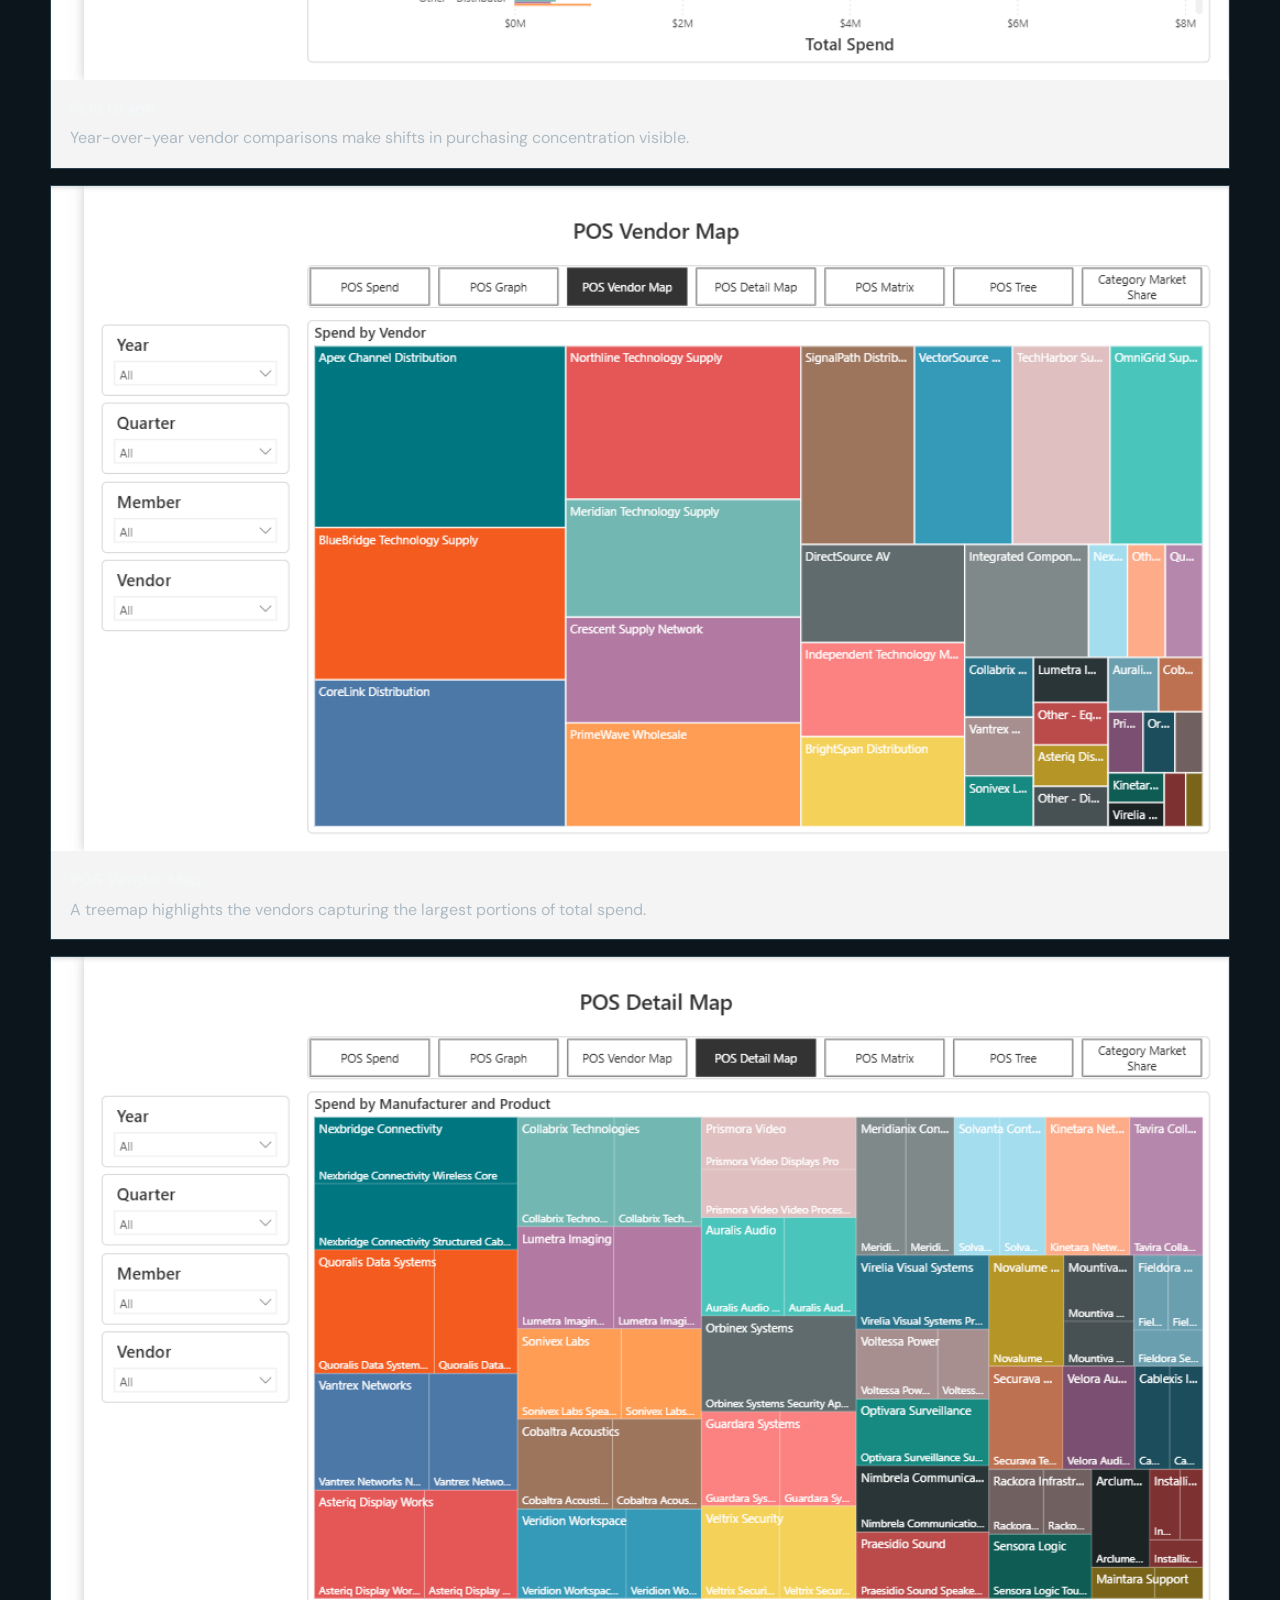
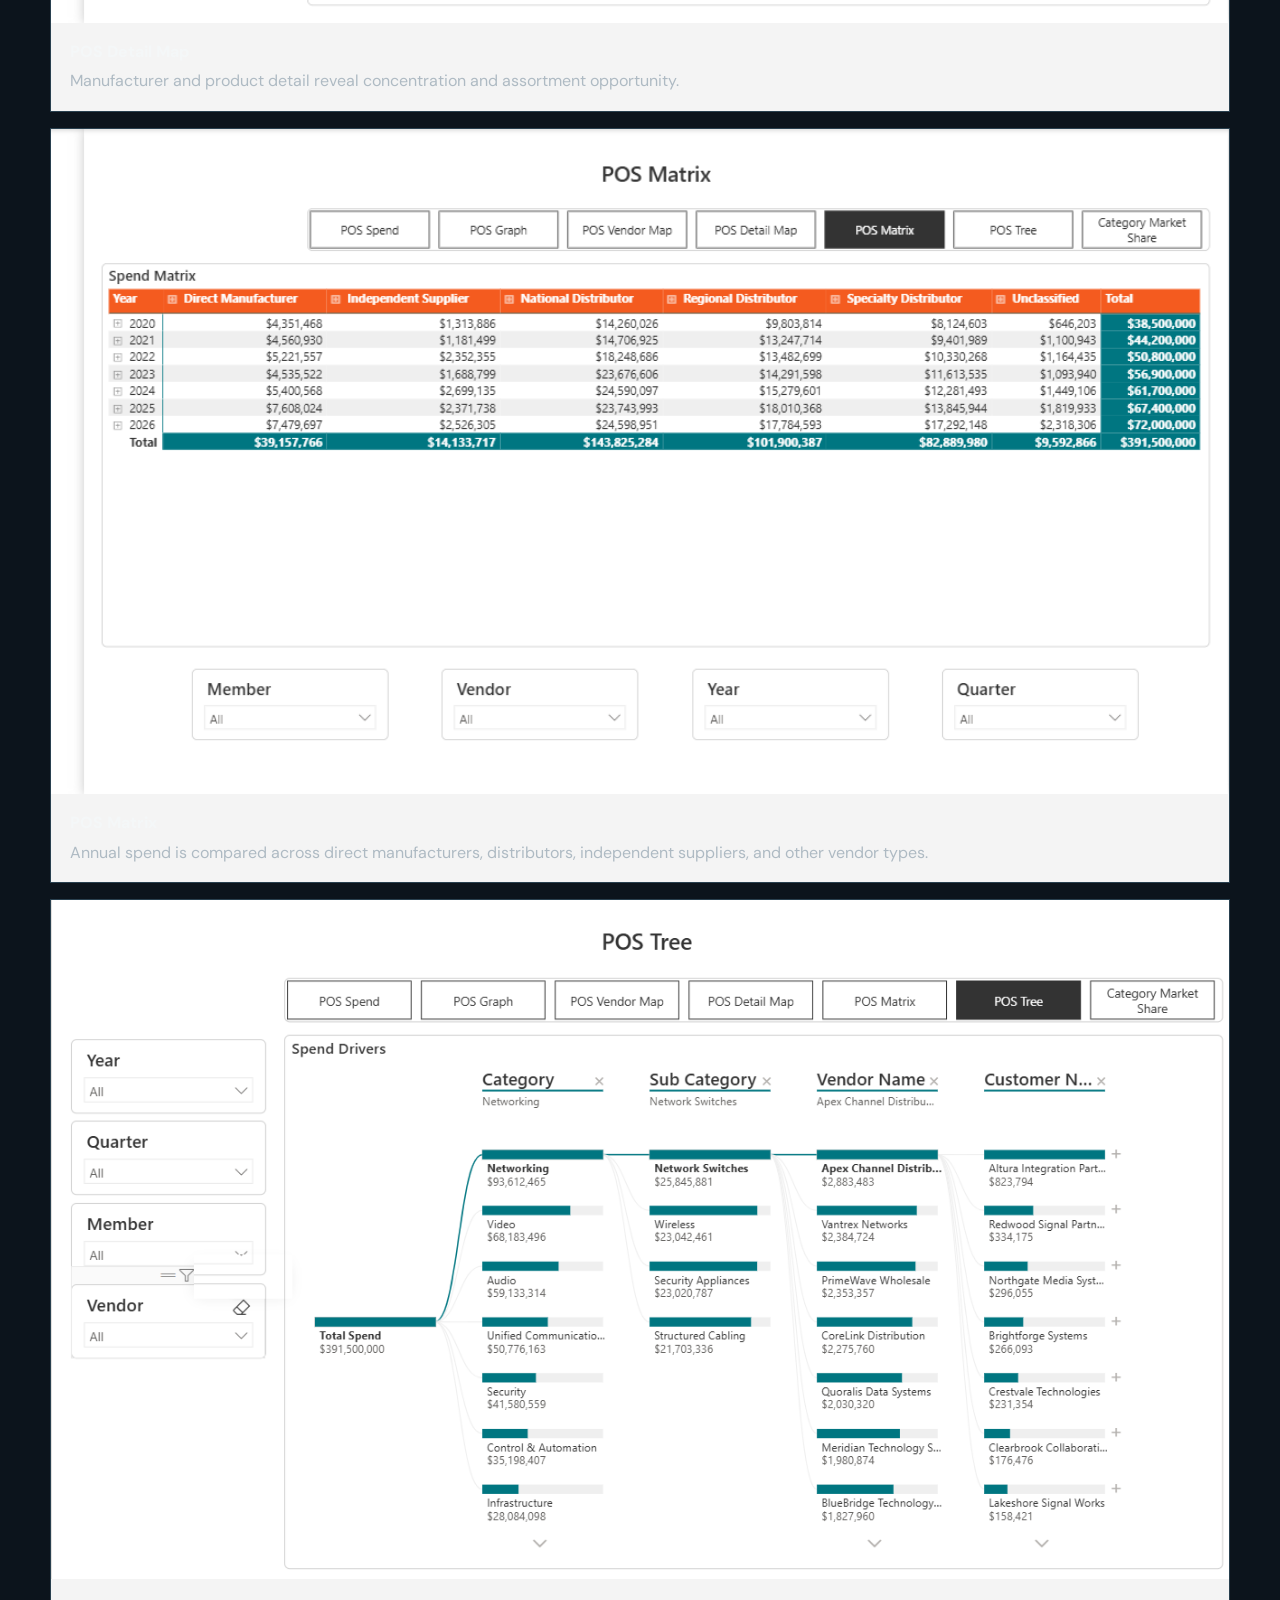
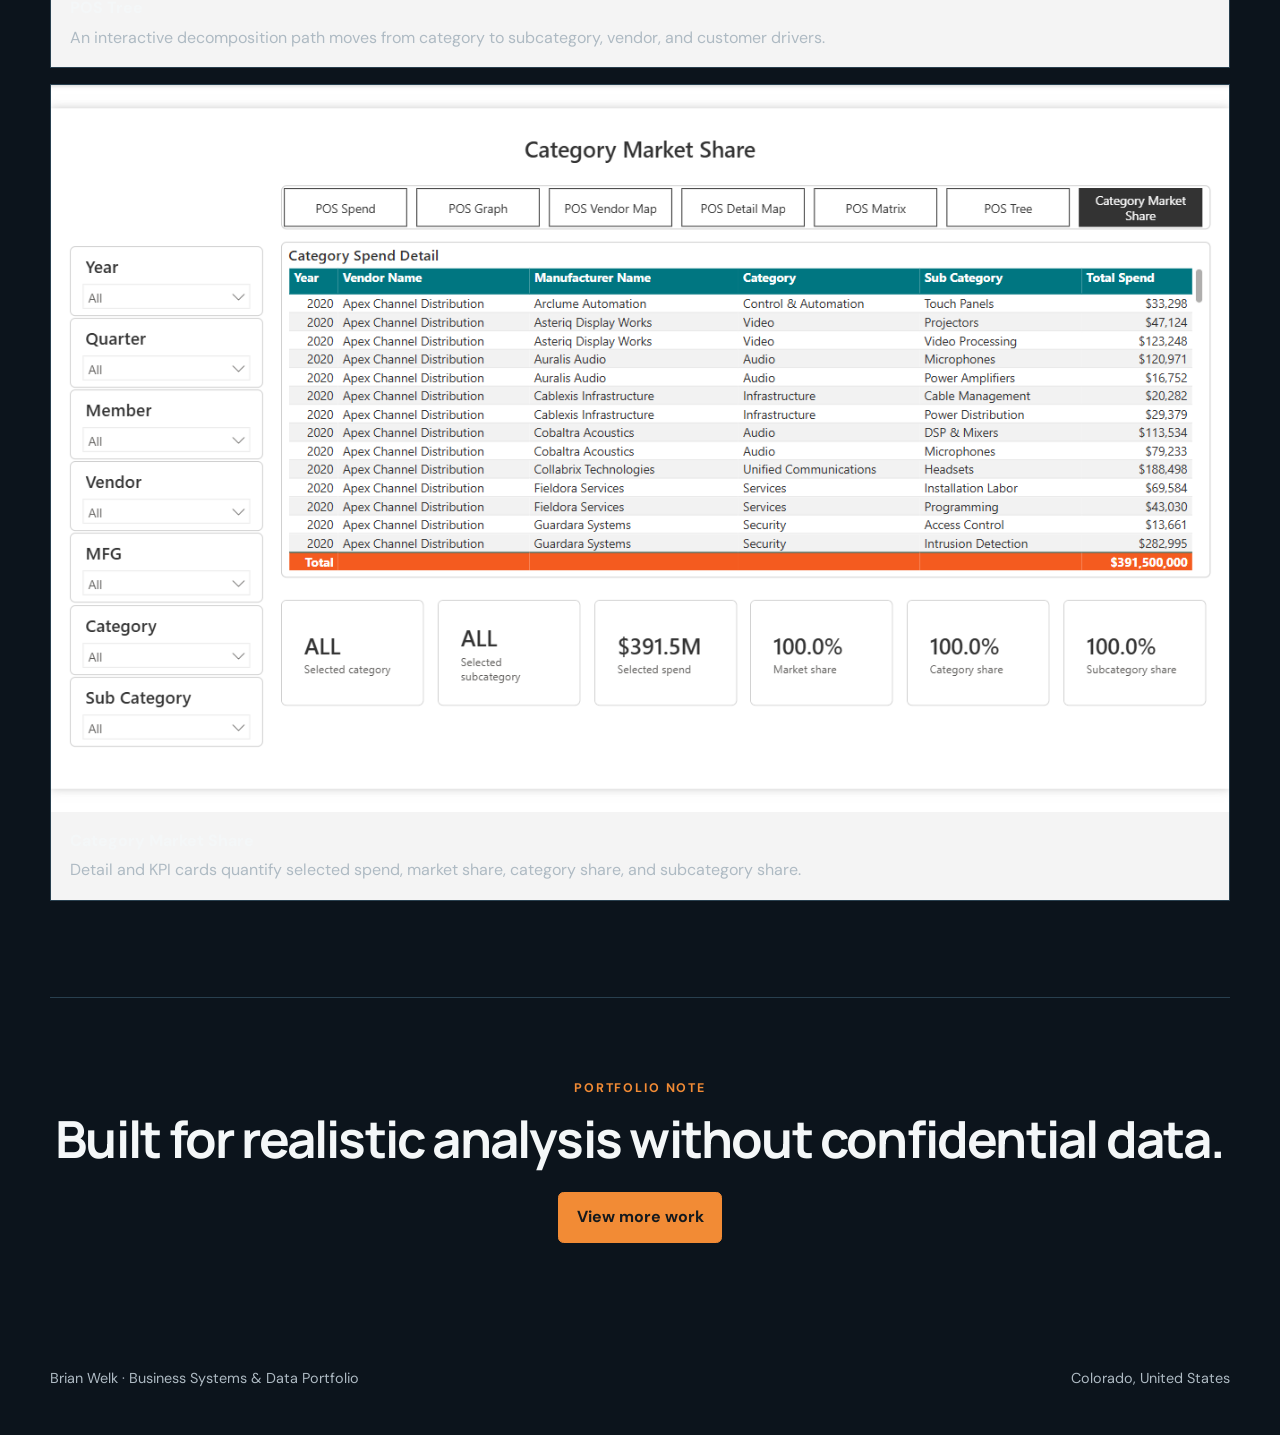
<file: projects/channel-spend-analytics.html>
<!doctype html>
<html lang="en">
  <head>
    <meta charset="utf-8" />
    <meta name="viewport" content="width=device-width, initial-scale=1" />
    <meta
      name="description"
      content="Channel Spend Analytics Power BI case study by Brian Welk, covering POS spend, channel participation, share of wallet, and purchasing patterns."
    />
    <meta name="theme-color" content="#101a24" />
    <title>Channel Spend Analytics Case Study | Brian Welk</title>
    <link rel="canonical" href="https://builtbybrianwelk.com/projects/channel-spend-analytics.html" />
    <link rel="preconnect" href="https://fonts.googleapis.com" />
    <link rel="preconnect" href="https://fonts.gstatic.com" crossorigin />
    <link
      href="https://fonts.googleapis.com/css2?family=DM+Sans:wght@400;500;600;700&amp;family=Manrope:wght@600;700;800&amp;display=swap"
      rel="stylesheet"
    />
    <link rel="stylesheet" href="../styles.css" />
  </head>
  <body>
    <a class="skip-link" href="#main">Skip to content</a>

    <header class="site-header case-header">
      <a class="nameplate" href="../index.html" aria-label="Return to Brian Welk's portfolio">
        <span class="nameplate-mark" aria-hidden="true">BW</span>
        <span>Brian Welk</span>
      </a>
      <nav aria-label="Case study navigation">
        <a href="../index.html">← Portfolio</a>
        <a href="#report-pages">Report pages</a>
      </nav>
    </header>

    <main class="case-main" id="main">
      <section class="case-hero">
        <div>
          <p class="eyebrow">Power BI analytics</p>
          <h1>Channel Spend Analytics</h1>
          <p class="case-hero-summary">
            A seven-page POS spend report designed to reveal channel capture,
            outside-channel purchasing, share-of-wallet opportunity, and the vendors and
            manufacturers driving customer spend.
          </p>
        </div>
        <dl class="case-facts">
          <div>
            <dt>Role</dt>
            <dd>Business intelligence developer and report designer</dd>
          </div>
          <div>
            <dt>Tools</dt>
            <dd>Power BI, Power Query, DAX, and dimensional modeling</dd>
          </div>
          <div>
            <dt>Portfolio data</dt>
            <dd>Fully synthetic customer, vendor, manufacturer, product, and spend data</dd>
          </div>
        </dl>
      </section>

      <figure class="case-cover report-cover">
        <img src="../assets/channel-spend/pos-tree-expanded.png" alt="Channel Spend Analytics decomposition tree showing spend drivers across category, subcategory, vendor, and customer" />
      </figure>

      <section class="case-section">
        <div>
          <p class="eyebrow">The challenge</p>
          <h2>Turn transaction detail into actionable channel opportunity.</h2>
        </div>
        <div class="case-section-copy">
          <p>
            POS data can show what customers purchased, but the commercial question is
            larger: how much spend is captured through the channel, where customers buy
            outside it, and which gaps represent realistic share-of-wallet opportunity.
          </p>
          <p>
            The report needed to support several paths through the same data, from annual
            vendor trends and detailed transaction views to category mix, manufacturer
            concentration, and customer-level spend drivers.
          </p>
        </div>
      </section>

      <section class="case-section">
        <div>
          <p class="eyebrow">The solution</p>
          <h2>One model, seven connected analytical views.</h2>
        </div>
        <div class="case-section-copy">
          <p>
            I structured the experience around consistent navigation and shared slicers so
            users can move between summary, trend, hierarchy, and detail views without
            changing the analytical context.
          </p>
          <ul class="outcome-list">
            <li>Member, vendor, manufacturer, category, subcategory, year, and quarter filtering</li>
            <li>Vendor trend analysis across 2020 through 2026</li>
            <li>Treemaps for vendor concentration and manufacturer-product mix</li>
            <li>A matrix view comparing spend across vendor classifications</li>
            <li>A decomposition tree for drilling from category to customer-level drivers</li>
            <li>Market share cards that respond to the current category and subcategory context</li>
          </ul>
        </div>
      </section>

      <section class="case-section">
        <div>
          <p class="eyebrow">My contribution</p>
          <h2>From business question to interactive report.</h2>
        </div>
        <div class="case-section-copy">
          <p>
            I translated the spend-analysis requirements into the report structure,
            analytical model, measures, slicers, drill paths, page navigation, and visual
            hierarchy. The portfolio edition recreates that work with fictional entities
            and a synthetic transaction model.
          </p>
          <p>
            The demonstration dataset covers 2020 through 2026 and totals $391.5 million.
            Names are fictional and figures are synthetic, while the dimensions,
            relationships, and analysis patterns are designed to reflect a realistic POS
            channel-spend scenario.
          </p>
          <ul class="tag-list" aria-label="Project capabilities">
            <li>Power BI</li>
            <li>Power Query</li>
            <li>DAX</li>
            <li>Star Schema</li>
            <li>Data Visualization</li>
            <li>Market Share Analysis</li>
            <li>Drilldown Design</li>
          </ul>
        </div>
      </section>

      <section class="case-gallery report-gallery" id="report-pages" aria-labelledby="gallery-title">
        <div class="gallery-heading">
          <p class="eyebrow">Report walkthrough</p>
          <h2 id="gallery-title">Seven views of the same spend story</h2>
          <p>
            Every screen below is rendered from the portfolio-safe Power BI report. All
            displayed organizations and products are fictional.
          </p>
        </div>

        <div class="gallery-grid">
          <figure class="gallery-item gallery-wide">
            <img src="../assets/channel-spend/pos-spend.png" alt="POS Spend detail table with year, customer, vendor, manufacturer, and total spend" />
            <figcaption><strong>POS Spend</strong>A detailed, filterable view of customer spend by vendor and manufacturer.</figcaption>
          </figure>
          <figure class="gallery-item gallery-wide">
            <img src="../assets/channel-spend/pos-graph.png" alt="POS Graph comparing vendor spend by year from 2020 through 2026" />
            <figcaption><strong>POS Graph</strong>Year-over-year vendor comparisons make shifts in purchasing concentration visible.</figcaption>
          </figure>
          <figure class="gallery-item gallery-wide">
            <img src="../assets/channel-spend/pos-vendor-map.png" alt="POS Vendor Map treemap showing relative spend by vendor" />
            <figcaption><strong>POS Vendor Map</strong>A treemap highlights the vendors capturing the largest portions of total spend.</figcaption>
          </figure>
          <figure class="gallery-item gallery-wide">
            <img src="../assets/channel-spend/pos-detail-map.png" alt="POS Detail Map treemap showing manufacturer and product spend" />
            <figcaption><strong>POS Detail Map</strong>Manufacturer and product detail reveal concentration and assortment opportunity.</figcaption>
          </figure>
          <figure class="gallery-item gallery-wide">
            <img src="../assets/channel-spend/pos-matrix.png" alt="POS Matrix comparing annual spend across vendor classifications" />
            <figcaption><strong>POS Matrix</strong>Annual spend is compared across direct manufacturers, distributors, independent suppliers, and other vendor types.</figcaption>
          </figure>
          <figure class="gallery-item gallery-wide">
            <img src="../assets/channel-spend/pos-tree-expanded.png" alt="POS Tree decomposition analysis from category through customer" />
            <figcaption><strong>POS Tree</strong>An interactive decomposition path moves from category to subcategory, vendor, and customer drivers.</figcaption>
          </figure>
          <figure class="gallery-item gallery-wide">
            <img src="../assets/channel-spend/category-market-share.png" alt="Category Market Share report with spend detail and responsive KPI cards" />
            <figcaption><strong>Category Market Share</strong>Detail and KPI cards quantify selected spend, market share, category share, and subcategory share.</figcaption>
          </figure>
        </div>
      </section>

      <section class="case-next">
        <p class="eyebrow">Portfolio note</p>
        <h2>Built for realistic analysis without confidential data.</h2>
        <a class="button button-primary" href="../index.html#work">View more work</a>
      </section>
    </main>

    <footer>
      <p>Brian Welk · Business Systems &amp; Data Portfolio</p>
      <p>Colorado, United States</p>
    </footer>
  </body>
</html>
</file>
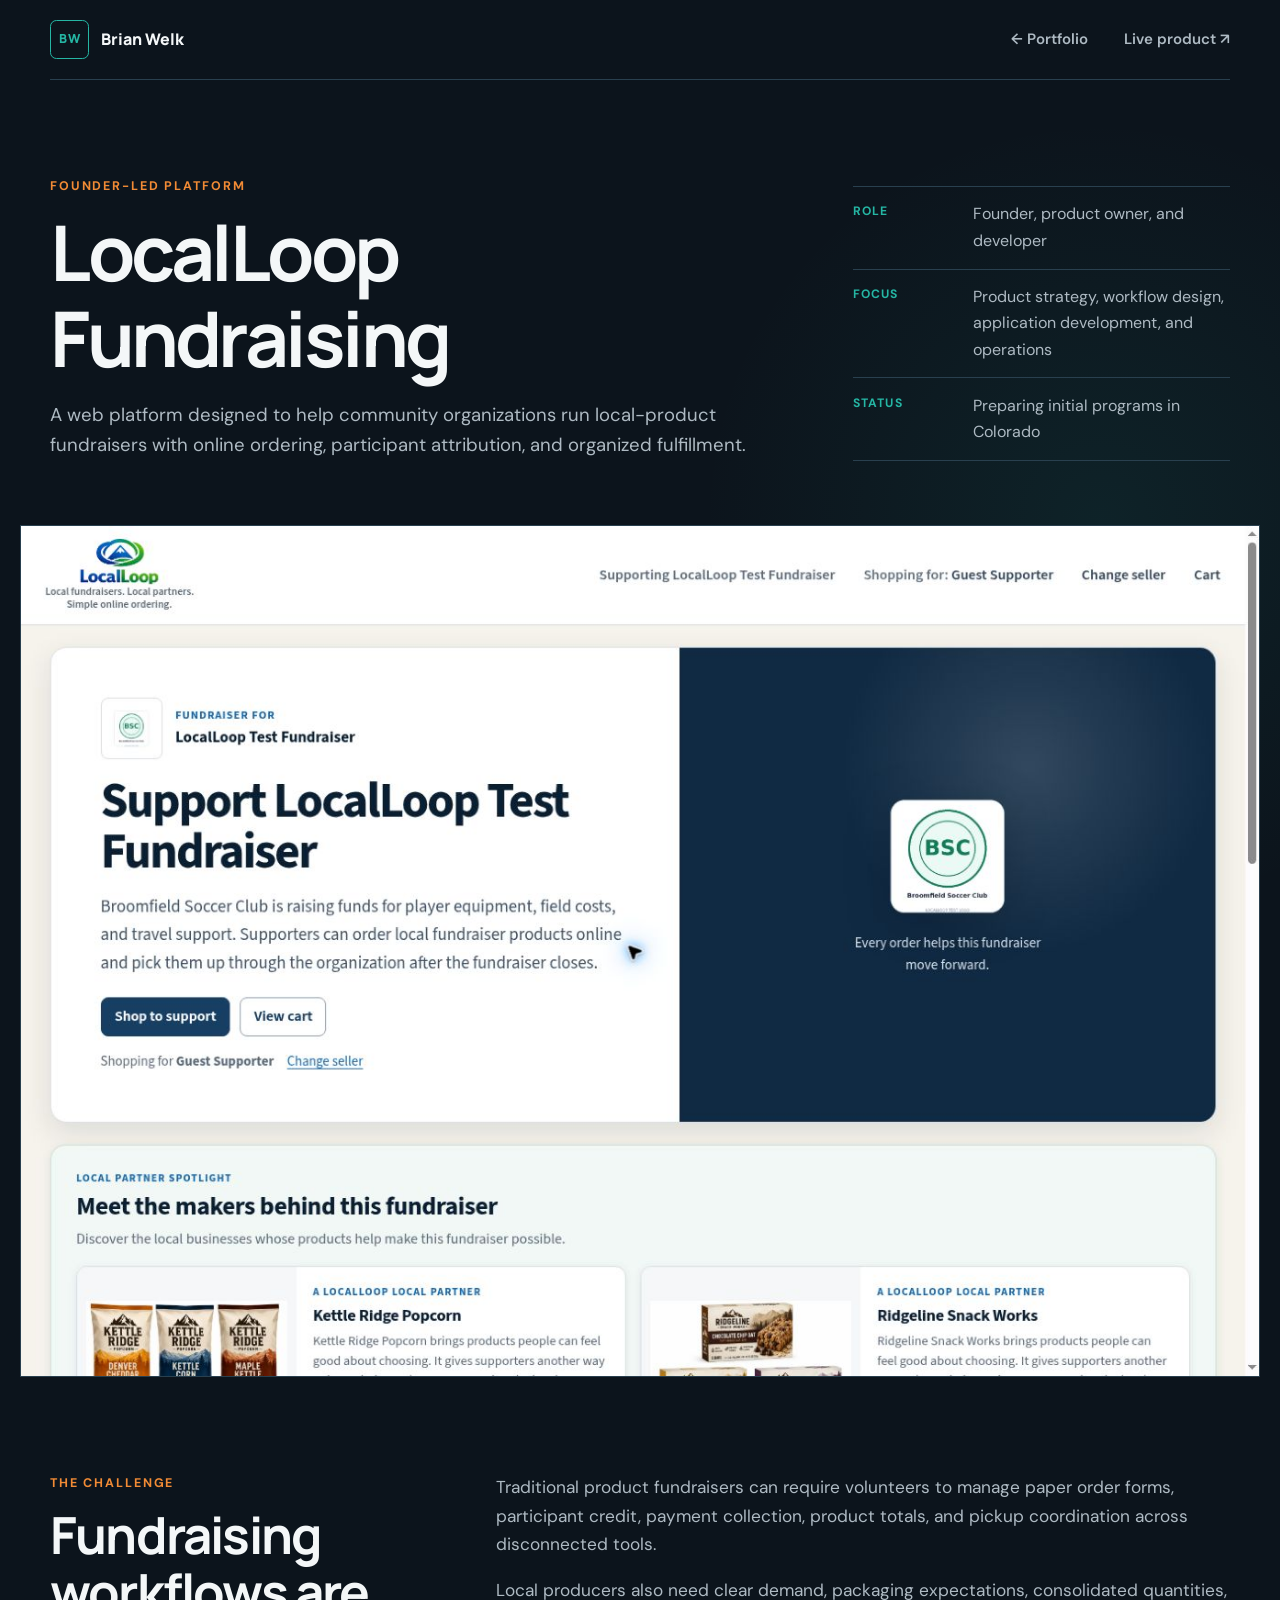
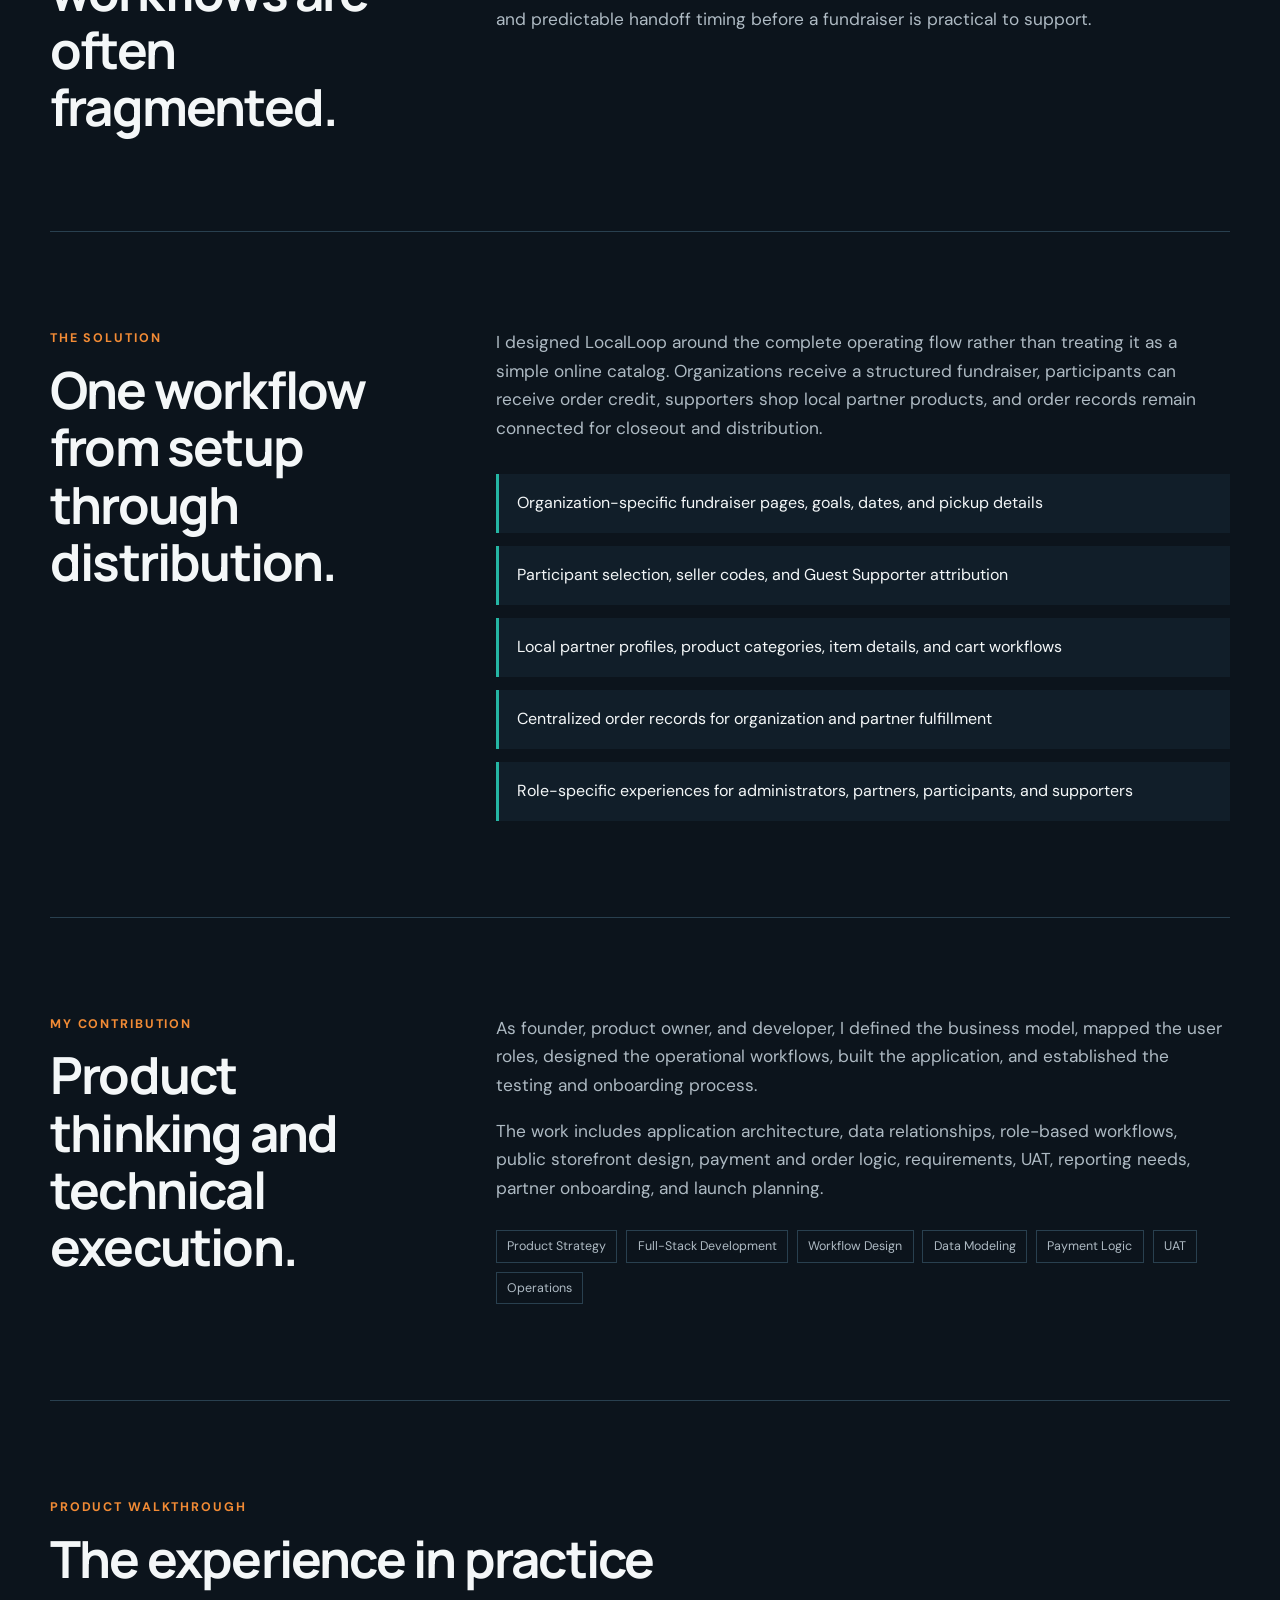
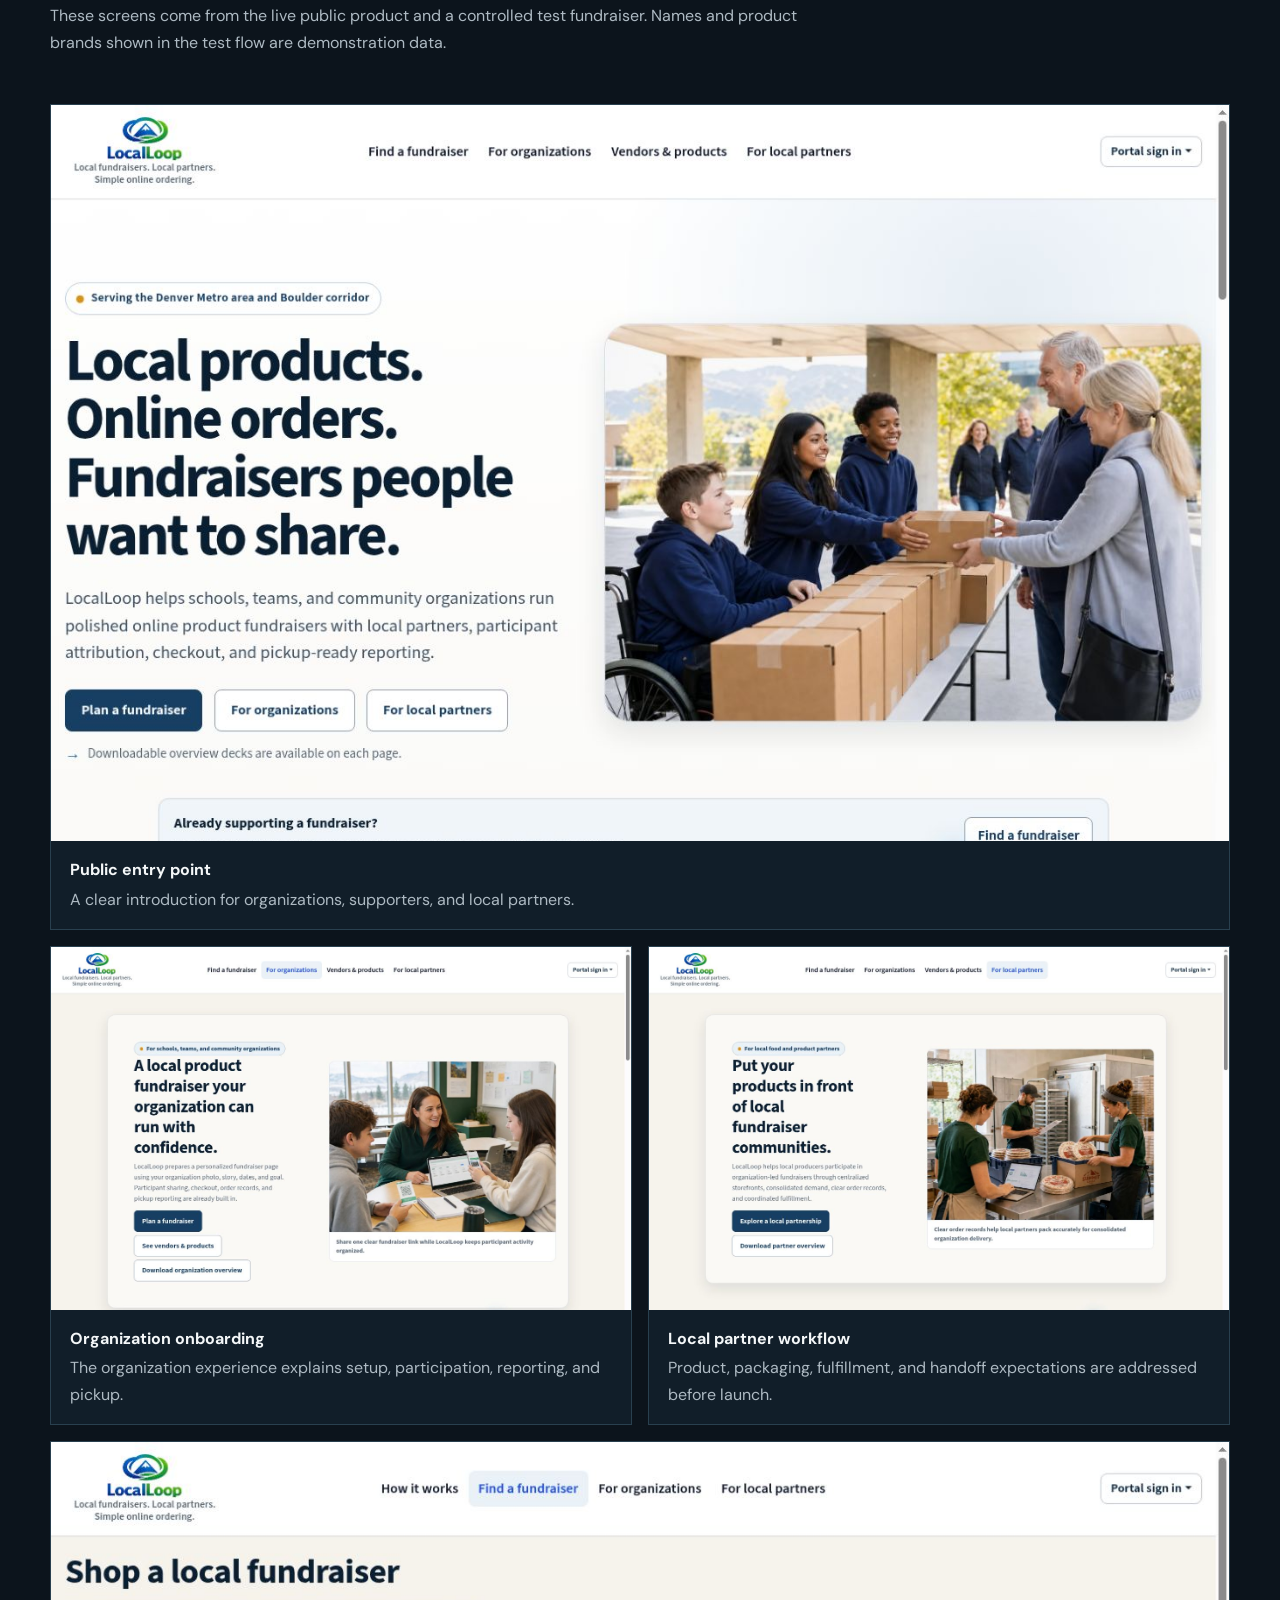
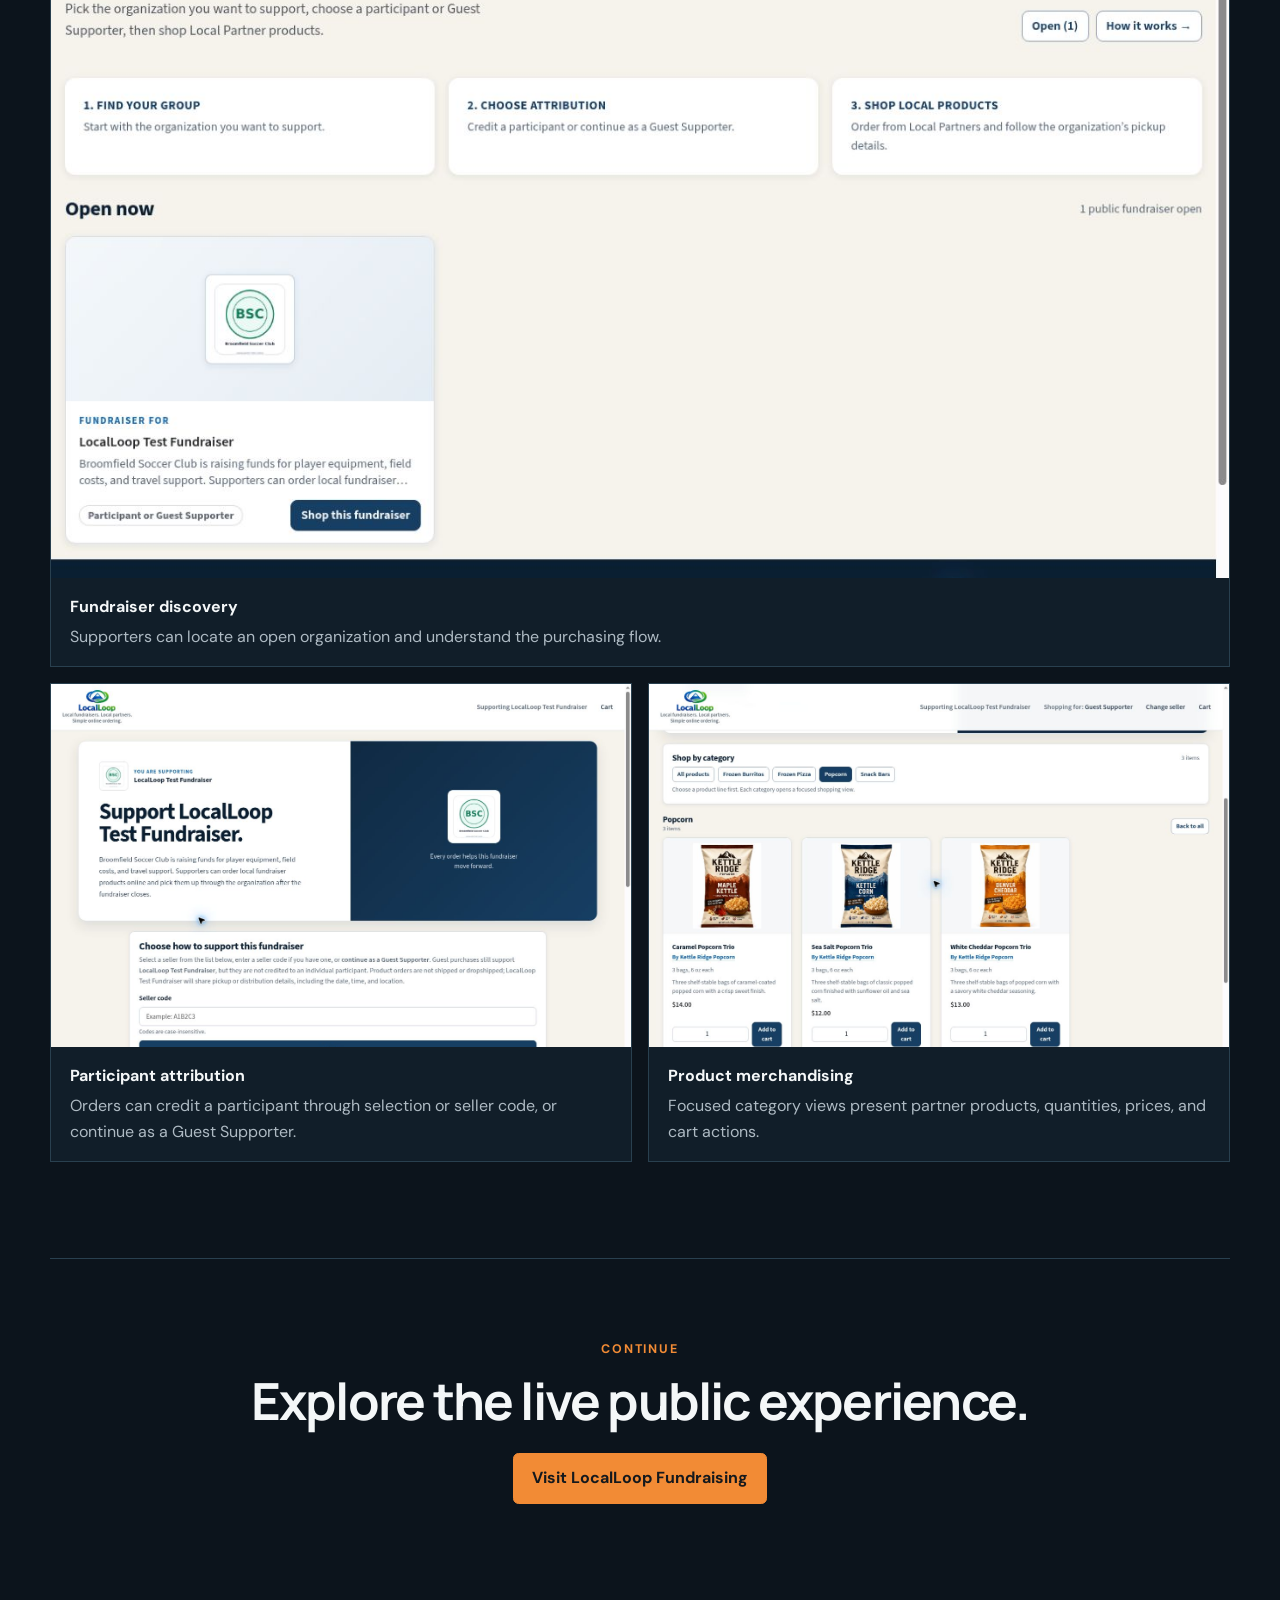
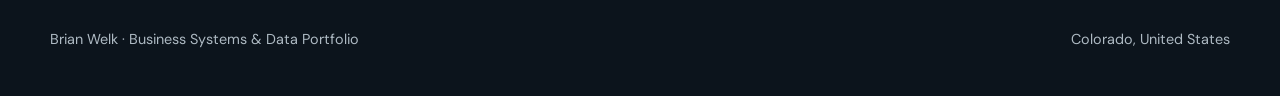
<file: projects/localloop.html>
<!doctype html>
<html lang="en">
  <head>
    <meta charset="utf-8" />
    <meta name="viewport" content="width=device-width, initial-scale=1" />
    <meta
      name="description"
      content="LocalLoop Fundraising case study by Brian Welk, covering product strategy, workflow design, and full-stack implementation."
    />
    <meta name="theme-color" content="#101a24" />
    <title>LocalLoop Fundraising Case Study | Brian Welk</title>
    <link rel="canonical" href="https://builtbybrianwelk.com/projects/localloop.html" />
    <link rel="preconnect" href="https://fonts.googleapis.com" />
    <link rel="preconnect" href="https://fonts.gstatic.com" crossorigin />
    <link
      href="https://fonts.googleapis.com/css2?family=DM+Sans:wght@400;500;600;700&amp;family=Manrope:wght@600;700;800&amp;display=swap"
      rel="stylesheet"
    />
    <link rel="stylesheet" href="../styles.css" />
  </head>
  <body>
    <a class="skip-link" href="#main">Skip to content</a>

    <header class="site-header case-header">
      <a class="nameplate" href="../index.html" aria-label="Return to Brian Welk's portfolio">
        <span class="nameplate-mark" aria-hidden="true">BW</span>
        <span>Brian Welk</span>
      </a>
      <nav aria-label="Case study navigation">
        <a href="../index.html">← Portfolio</a>
        <a href="https://localloopfundraising.com/" target="_blank" rel="noreferrer">Live product ↗</a>
      </nav>
    </header>

    <main class="case-main" id="main">
      <section class="case-hero">
        <div>
          <p class="eyebrow">Founder-led platform</p>
          <h1>LocalLoop Fundraising</h1>
          <p class="case-hero-summary">
            A web platform designed to help community organizations run local-product
            fundraisers with online ordering, participant attribution, and organized
            fulfillment.
          </p>
        </div>
        <dl class="case-facts">
          <div>
            <dt>Role</dt>
            <dd>Founder, product owner, and developer</dd>
          </div>
          <div>
            <dt>Focus</dt>
            <dd>Product strategy, workflow design, application development, and operations</dd>
          </div>
          <div>
            <dt>Status</dt>
            <dd>Preparing initial programs in Colorado</dd>
          </div>
        </dl>
      </section>

      <figure class="case-cover">
        <img src="../assets/localloop/storefront.jpg" alt="LocalLoop test fundraiser storefront showing the organization story and local partner product cards" />
      </figure>

      <section class="case-section">
        <div>
          <p class="eyebrow">The challenge</p>
          <h2>Fundraising workflows are often fragmented.</h2>
        </div>
        <div class="case-section-copy">
          <p>
            Traditional product fundraisers can require volunteers to manage paper order
            forms, participant credit, payment collection, product totals, and pickup
            coordination across disconnected tools.
          </p>
          <p>
            Local producers also need clear demand, packaging expectations, consolidated
            quantities, and predictable handoff timing before a fundraiser is practical to
            support.
          </p>
        </div>
      </section>

      <section class="case-section">
        <div>
          <p class="eyebrow">The solution</p>
          <h2>One workflow from setup through distribution.</h2>
        </div>
        <div class="case-section-copy">
          <p>
            I designed LocalLoop around the complete operating flow rather than treating it
            as a simple online catalog. Organizations receive a structured fundraiser,
            participants can receive order credit, supporters shop local partner products,
            and order records remain connected for closeout and distribution.
          </p>
          <ul class="outcome-list">
            <li>Organization-specific fundraiser pages, goals, dates, and pickup details</li>
            <li>Participant selection, seller codes, and Guest Supporter attribution</li>
            <li>Local partner profiles, product categories, item details, and cart workflows</li>
            <li>Centralized order records for organization and partner fulfillment</li>
            <li>Role-specific experiences for administrators, partners, participants, and supporters</li>
          </ul>
        </div>
      </section>

      <section class="case-section">
        <div>
          <p class="eyebrow">My contribution</p>
          <h2>Product thinking and technical execution.</h2>
        </div>
        <div class="case-section-copy">
          <p>
            As founder, product owner, and developer, I defined the business model, mapped
            the user roles, designed the operational workflows, built the application, and
            established the testing and onboarding process.
          </p>
          <p>
            The work includes application architecture, data relationships, role-based
            workflows, public storefront design, payment and order logic, requirements,
            UAT, reporting needs, partner onboarding, and launch planning.
          </p>
          <ul class="tag-list" aria-label="Project capabilities">
            <li>Product Strategy</li>
            <li>Full-Stack Development</li>
            <li>Workflow Design</li>
            <li>Data Modeling</li>
            <li>Payment Logic</li>
            <li>UAT</li>
            <li>Operations</li>
          </ul>
        </div>
      </section>

      <section class="case-gallery" aria-labelledby="gallery-title">
        <div class="gallery-heading">
          <p class="eyebrow">Product walkthrough</p>
          <h2 id="gallery-title">The experience in practice</h2>
          <p>
            These screens come from the live public product and a controlled test fundraiser.
            Names and product brands shown in the test flow are demonstration data.
          </p>
        </div>

        <div class="gallery-grid">
          <figure class="gallery-item gallery-wide">
            <img src="../assets/localloop/home.jpg" alt="LocalLoop public homepage introducing the local product fundraising platform" />
            <figcaption><strong>Public entry point</strong>A clear introduction for organizations, supporters, and local partners.</figcaption>
          </figure>
          <figure class="gallery-item">
            <img src="../assets/localloop/organizations.jpg" alt="LocalLoop organization program page" />
            <figcaption><strong>Organization onboarding</strong>The organization experience explains setup, participation, reporting, and pickup.</figcaption>
          </figure>
          <figure class="gallery-item">
            <img src="../assets/localloop/partners.jpg" alt="LocalLoop local partner program page" />
            <figcaption><strong>Local partner workflow</strong>Product, packaging, fulfillment, and handoff expectations are addressed before launch.</figcaption>
          </figure>
          <figure class="gallery-item gallery-wide">
            <img src="../assets/localloop/fundraisers.jpg" alt="LocalLoop directory displaying an open test fundraiser" />
            <figcaption><strong>Fundraiser discovery</strong>Supporters can locate an open organization and understand the purchasing flow.</figcaption>
          </figure>
          <figure class="gallery-item">
            <img src="../assets/localloop/attribution.jpg" alt="LocalLoop participant and Guest Supporter attribution screen" />
            <figcaption><strong>Participant attribution</strong>Orders can credit a participant through selection or seller code, or continue as a Guest Supporter.</figcaption>
          </figure>
          <figure class="gallery-item">
            <img src="../assets/localloop/products.jpg" alt="LocalLoop storefront product cards for fictional popcorn products" />
            <figcaption><strong>Product merchandising</strong>Focused category views present partner products, quantities, prices, and cart actions.</figcaption>
          </figure>
        </div>
      </section>

      <section class="case-next">
        <p class="eyebrow">Continue</p>
        <h2>Explore the live public experience.</h2>
        <a class="button button-primary" href="https://localloopfundraising.com/" target="_blank" rel="noreferrer">Visit LocalLoop Fundraising</a>
      </section>
    </main>

    <footer>
      <p>Brian Welk · Business Systems &amp; Data Portfolio</p>
      <p>Colorado, United States</p>
    </footer>
  </body>
</html>
</file>
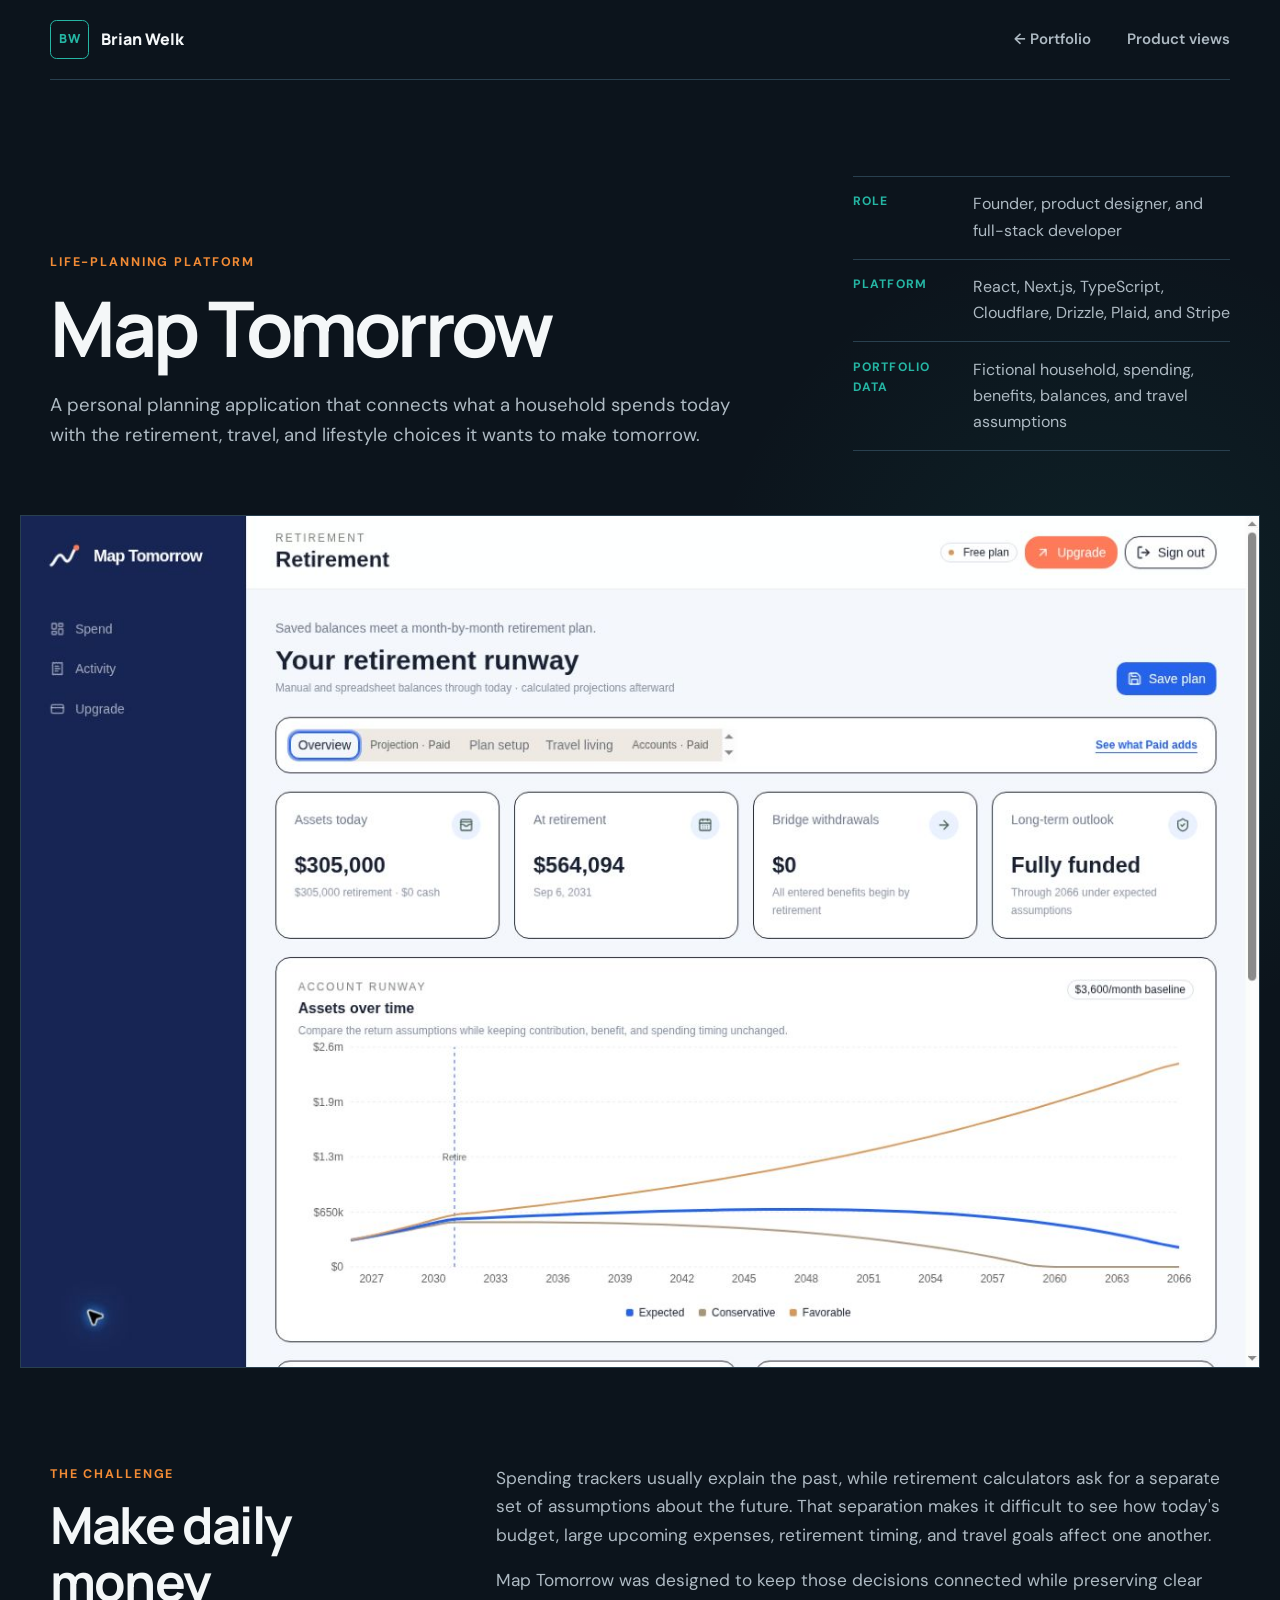
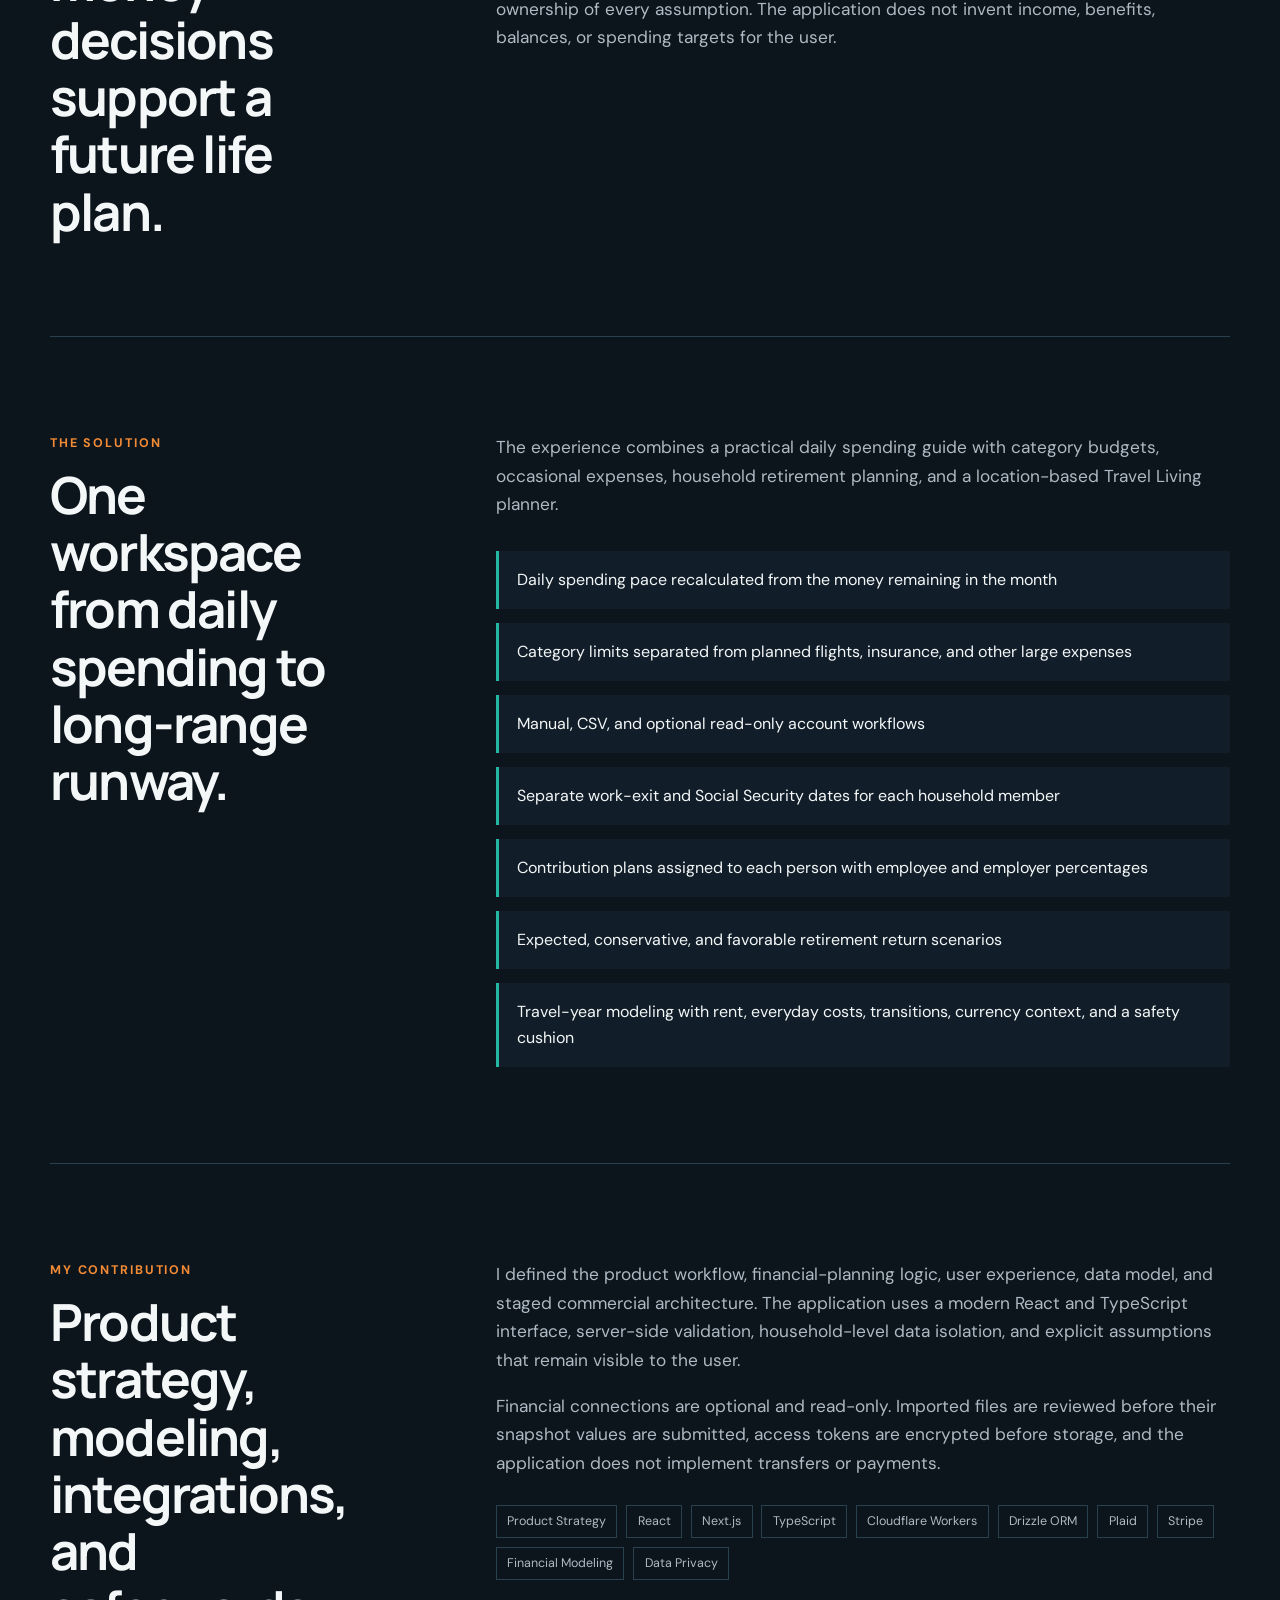
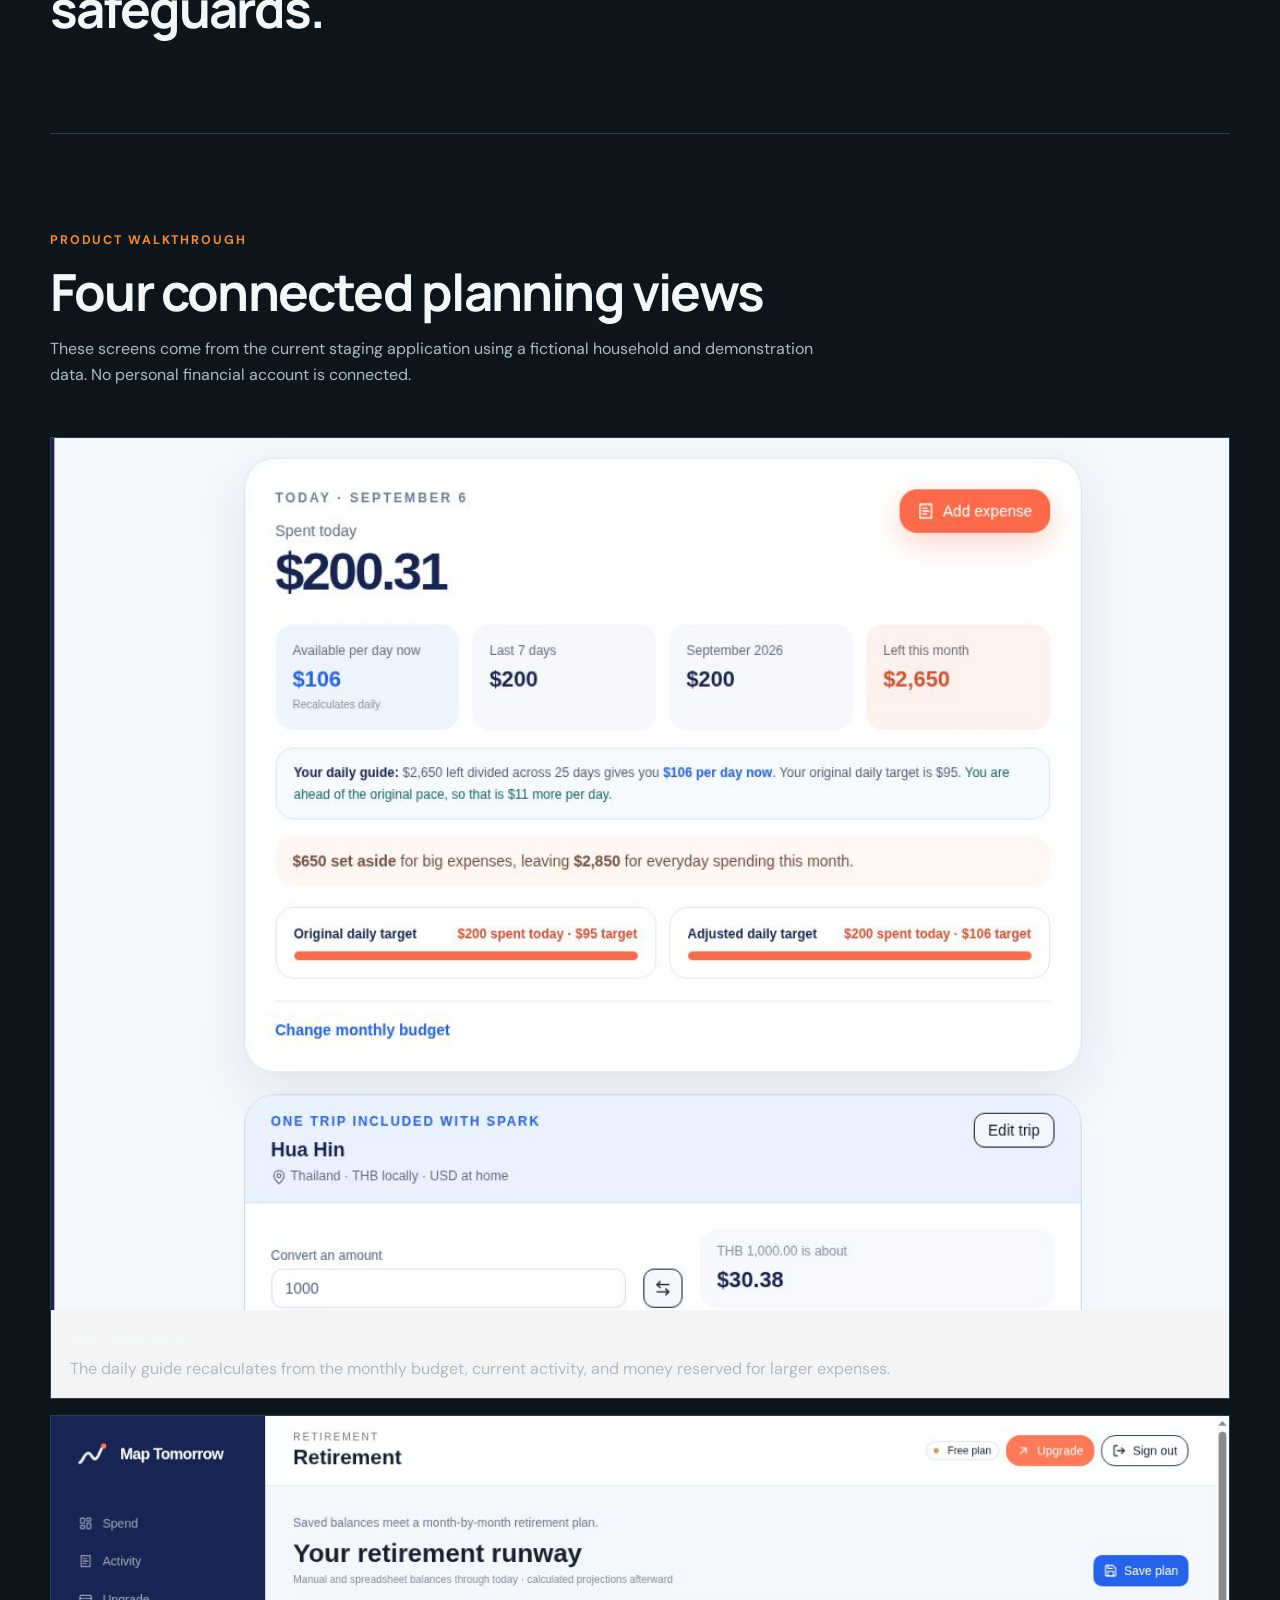
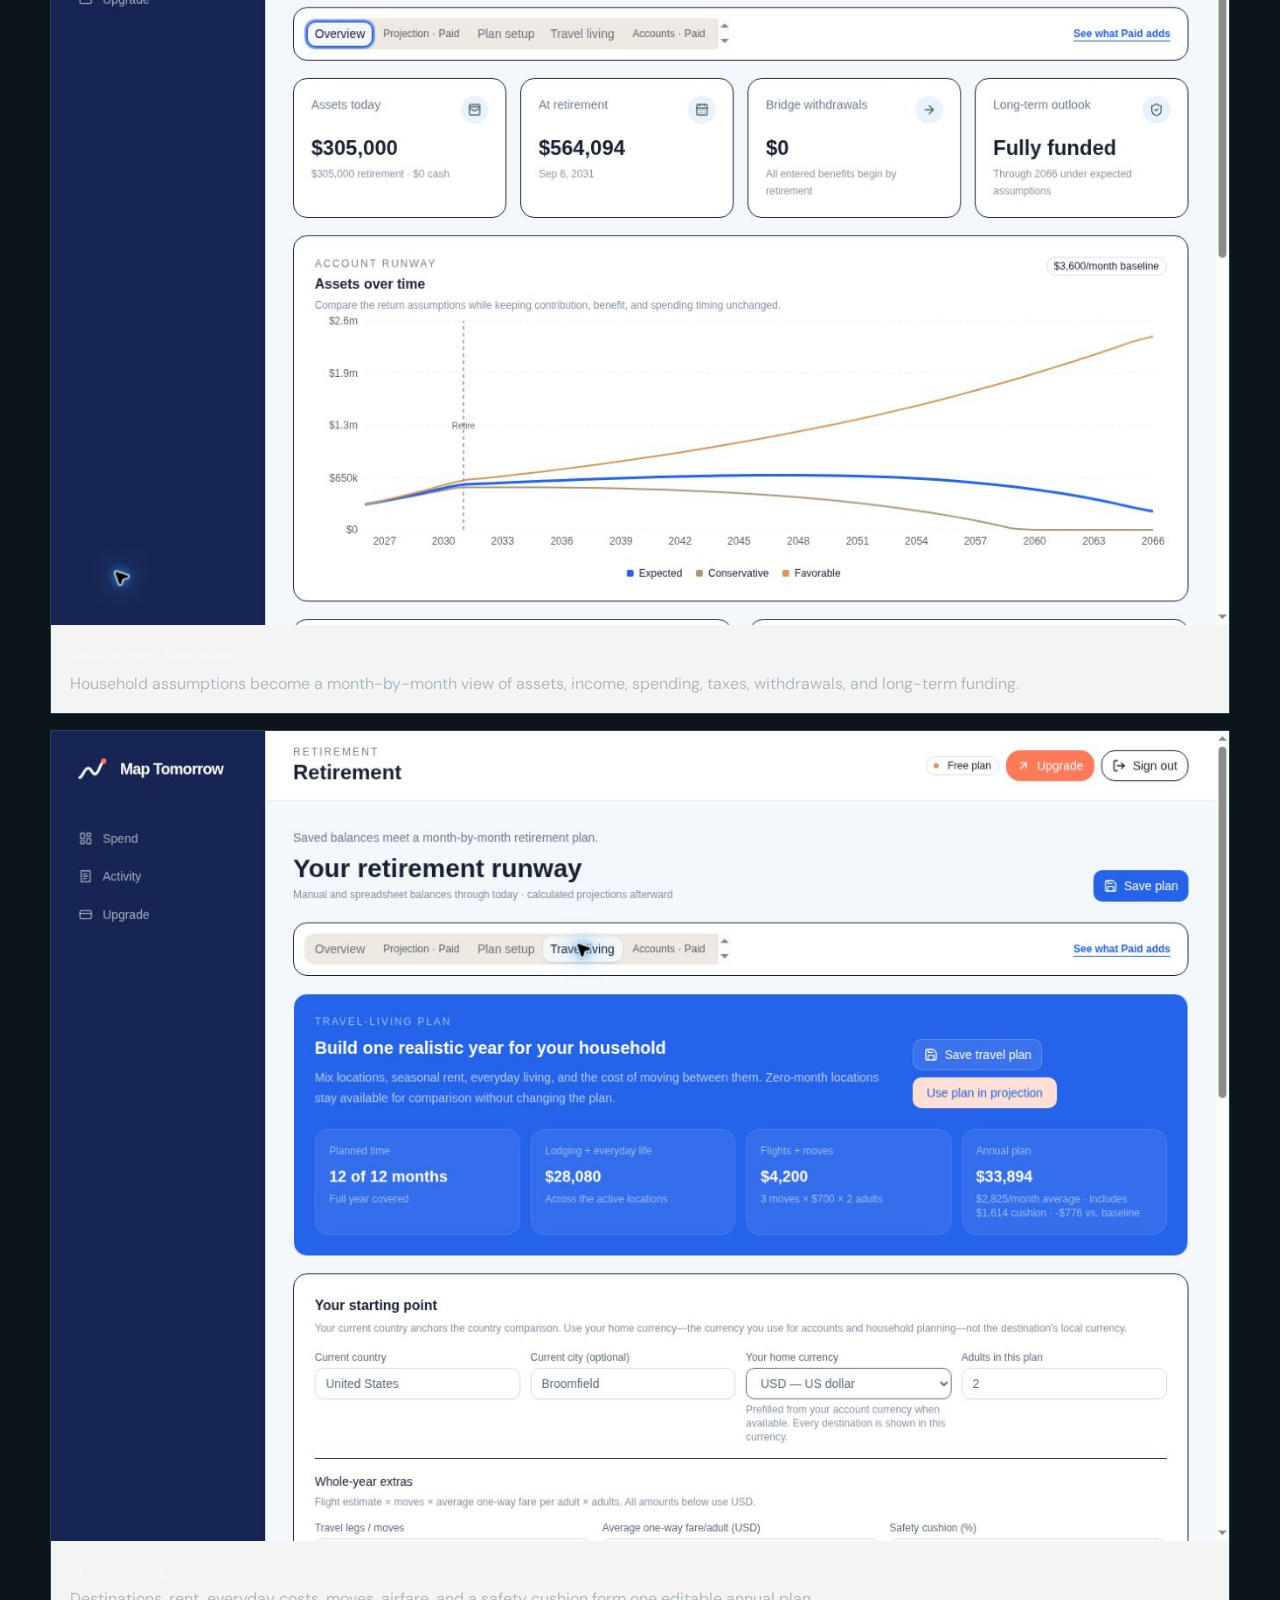
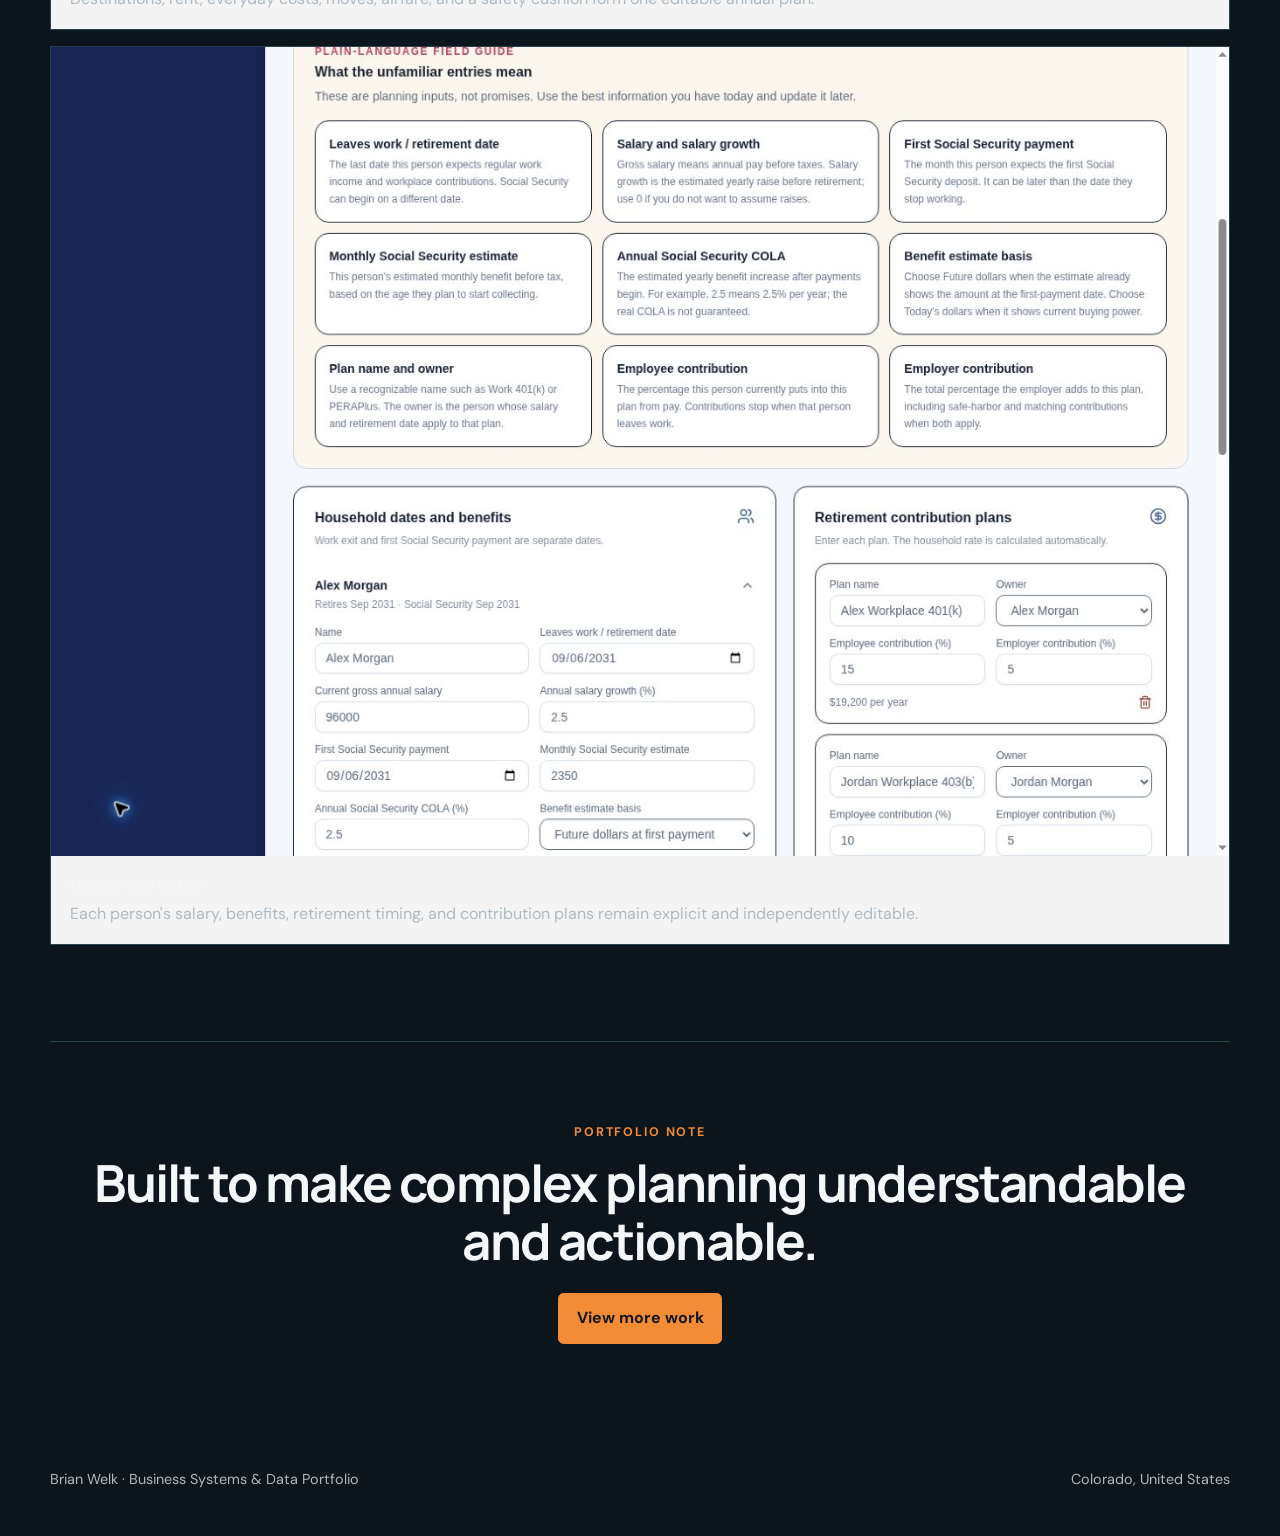
<file: projects/map-tomorrow.html>
<!doctype html>
<html lang="en">
  <head>
    <meta charset="utf-8" />
    <meta name="viewport" content="width=device-width, initial-scale=1" />
    <meta
      name="description"
      content="Map Tomorrow product case study by Brian Welk, connecting spending, budgets, retirement planning, and travel-living decisions."
    />
    <meta name="theme-color" content="#101a24" />
    <title>Map Tomorrow Case Study | Brian Welk</title>
    <link rel="canonical" href="https://builtbybrianwelk.com/projects/map-tomorrow.html" />
    <link rel="preconnect" href="https://fonts.googleapis.com" />
    <link rel="preconnect" href="https://fonts.gstatic.com" crossorigin />
    <link
      href="https://fonts.googleapis.com/css2?family=DM+Sans:wght@400;500;600;700&amp;family=Manrope:wght@600;700;800&amp;display=swap"
      rel="stylesheet"
    />
    <link rel="stylesheet" href="../styles.css" />
  </head>
  <body>
    <a class="skip-link" href="#main">Skip to content</a>

    <header class="site-header case-header">
      <a class="nameplate" href="../index.html" aria-label="Return to Brian Welk's portfolio">
        <span class="nameplate-mark" aria-hidden="true">BW</span>
        <span>Brian Welk</span>
      </a>
      <nav aria-label="Case study navigation">
        <a href="../index.html">← Portfolio</a>
        <a href="#product-views">Product views</a>
      </nav>
    </header>

    <main class="case-main" id="main">
      <section class="case-hero">
        <div>
          <p class="eyebrow">Life-planning platform</p>
          <h1>Map Tomorrow</h1>
          <p class="case-hero-summary">
            A personal planning application that connects what a household spends today
            with the retirement, travel, and lifestyle choices it wants to make tomorrow.
          </p>
        </div>
        <dl class="case-facts">
          <div>
            <dt>Role</dt>
            <dd>Founder, product designer, and full-stack developer</dd>
          </div>
          <div>
            <dt>Platform</dt>
            <dd>React, Next.js, TypeScript, Cloudflare, Drizzle, Plaid, and Stripe</dd>
          </div>
          <div>
            <dt>Portfolio data</dt>
            <dd>Fictional household, spending, benefits, balances, and travel assumptions</dd>
          </div>
        </dl>
      </section>

      <figure class="case-cover report-cover">
        <img src="../assets/map-tomorrow/retirement-overview.jpg" alt="Map Tomorrow retirement overview with current assets, retirement assets, funding status, and three projection scenarios" />
      </figure>

      <section class="case-section">
        <div>
          <p class="eyebrow">The challenge</p>
          <h2>Make daily money decisions support a future life plan.</h2>
        </div>
        <div class="case-section-copy">
          <p>
            Spending trackers usually explain the past, while retirement calculators ask
            for a separate set of assumptions about the future. That separation makes it
            difficult to see how today's budget, large upcoming expenses, retirement
            timing, and travel goals affect one another.
          </p>
          <p>
            Map Tomorrow was designed to keep those decisions connected while preserving
            clear ownership of every assumption. The application does not invent income,
            benefits, balances, or spending targets for the user.
          </p>
        </div>
      </section>

      <section class="case-section">
        <div>
          <p class="eyebrow">The solution</p>
          <h2>One workspace from daily spending to long-range runway.</h2>
        </div>
        <div class="case-section-copy">
          <p>
            The experience combines a practical daily spending guide with category
            budgets, occasional expenses, household retirement planning, and a
            location-based Travel Living planner.
          </p>
          <ul class="outcome-list">
            <li>Daily spending pace recalculated from the money remaining in the month</li>
            <li>Category limits separated from planned flights, insurance, and other large expenses</li>
            <li>Manual, CSV, and optional read-only account workflows</li>
            <li>Separate work-exit and Social Security dates for each household member</li>
            <li>Contribution plans assigned to each person with employee and employer percentages</li>
            <li>Expected, conservative, and favorable retirement return scenarios</li>
            <li>Travel-year modeling with rent, everyday costs, transitions, currency context, and a safety cushion</li>
          </ul>
        </div>
      </section>

      <section class="case-section">
        <div>
          <p class="eyebrow">My contribution</p>
          <h2>Product strategy, modeling, integrations, and safeguards.</h2>
        </div>
        <div class="case-section-copy">
          <p>
            I defined the product workflow, financial-planning logic, user experience,
            data model, and staged commercial architecture. The application uses a
            modern React and TypeScript interface, server-side validation, household-level
            data isolation, and explicit assumptions that remain visible to the user.
          </p>
          <p>
            Financial connections are optional and read-only. Imported files are reviewed
            before their snapshot values are submitted, access tokens are encrypted before
            storage, and the application does not implement transfers or payments.
          </p>
          <ul class="tag-list" aria-label="Project capabilities">
            <li>Product Strategy</li>
            <li>React</li>
            <li>Next.js</li>
            <li>TypeScript</li>
            <li>Cloudflare Workers</li>
            <li>Drizzle ORM</li>
            <li>Plaid</li>
            <li>Stripe</li>
            <li>Financial Modeling</li>
            <li>Data Privacy</li>
          </ul>
        </div>
      </section>

      <section class="case-gallery report-gallery" id="product-views" aria-labelledby="gallery-title">
        <div class="gallery-heading">
          <p class="eyebrow">Product walkthrough</p>
          <h2 id="gallery-title">Four connected planning views</h2>
          <p>
            These screens come from the current staging application using a fictional
            household and demonstration data. No personal financial account is connected.
          </p>
        </div>

        <div class="gallery-grid">
          <figure class="gallery-item gallery-wide">
            <img src="../assets/map-tomorrow/spend-dashboard.jpg" alt="Map Tomorrow spending dashboard with daily pace, monthly amount remaining, and a Hua Hin travel currency tool" />
            <figcaption><strong>Daily spending</strong>The daily guide recalculates from the monthly budget, current activity, and money reserved for larger expenses.</figcaption>
          </figure>
          <figure class="gallery-item gallery-wide">
            <img src="../assets/map-tomorrow/retirement-overview.jpg" alt="Map Tomorrow retirement forecast with asset cards and expected, conservative, and favorable projections" />
            <figcaption><strong>Retirement overview</strong>Household assumptions become a month-by-month view of assets, income, spending, taxes, withdrawals, and long-term funding.</figcaption>
          </figure>
          <figure class="gallery-item gallery-wide">
            <img src="../assets/map-tomorrow/travel-living.jpg" alt="Map Tomorrow Travel Living planner with a complete twelve-month plan and annual cost summary" />
            <figcaption><strong>Travel Living</strong>Destinations, rent, everyday costs, moves, airfare, and a safety cushion form one editable annual plan.</figcaption>
          </figure>
          <figure class="gallery-item gallery-wide">
            <img src="../assets/map-tomorrow/plan-setup.jpg" alt="Map Tomorrow household plan setup with fictional members, benefits, salaries, and retirement contribution plans" />
            <figcaption><strong>Household setup</strong>Each person's salary, benefits, retirement timing, and contribution plans remain explicit and independently editable.</figcaption>
          </figure>
        </div>
      </section>

      <section class="case-next">
        <p class="eyebrow">Portfolio note</p>
        <h2>Built to make complex planning understandable and actionable.</h2>
        <a class="button button-primary" href="../index.html#work">View more work</a>
      </section>
    </main>

    <footer>
      <p>Brian Welk · Business Systems &amp; Data Portfolio</p>
      <p>Colorado, United States</p>
    </footer>
  </body>
</html>
</file>
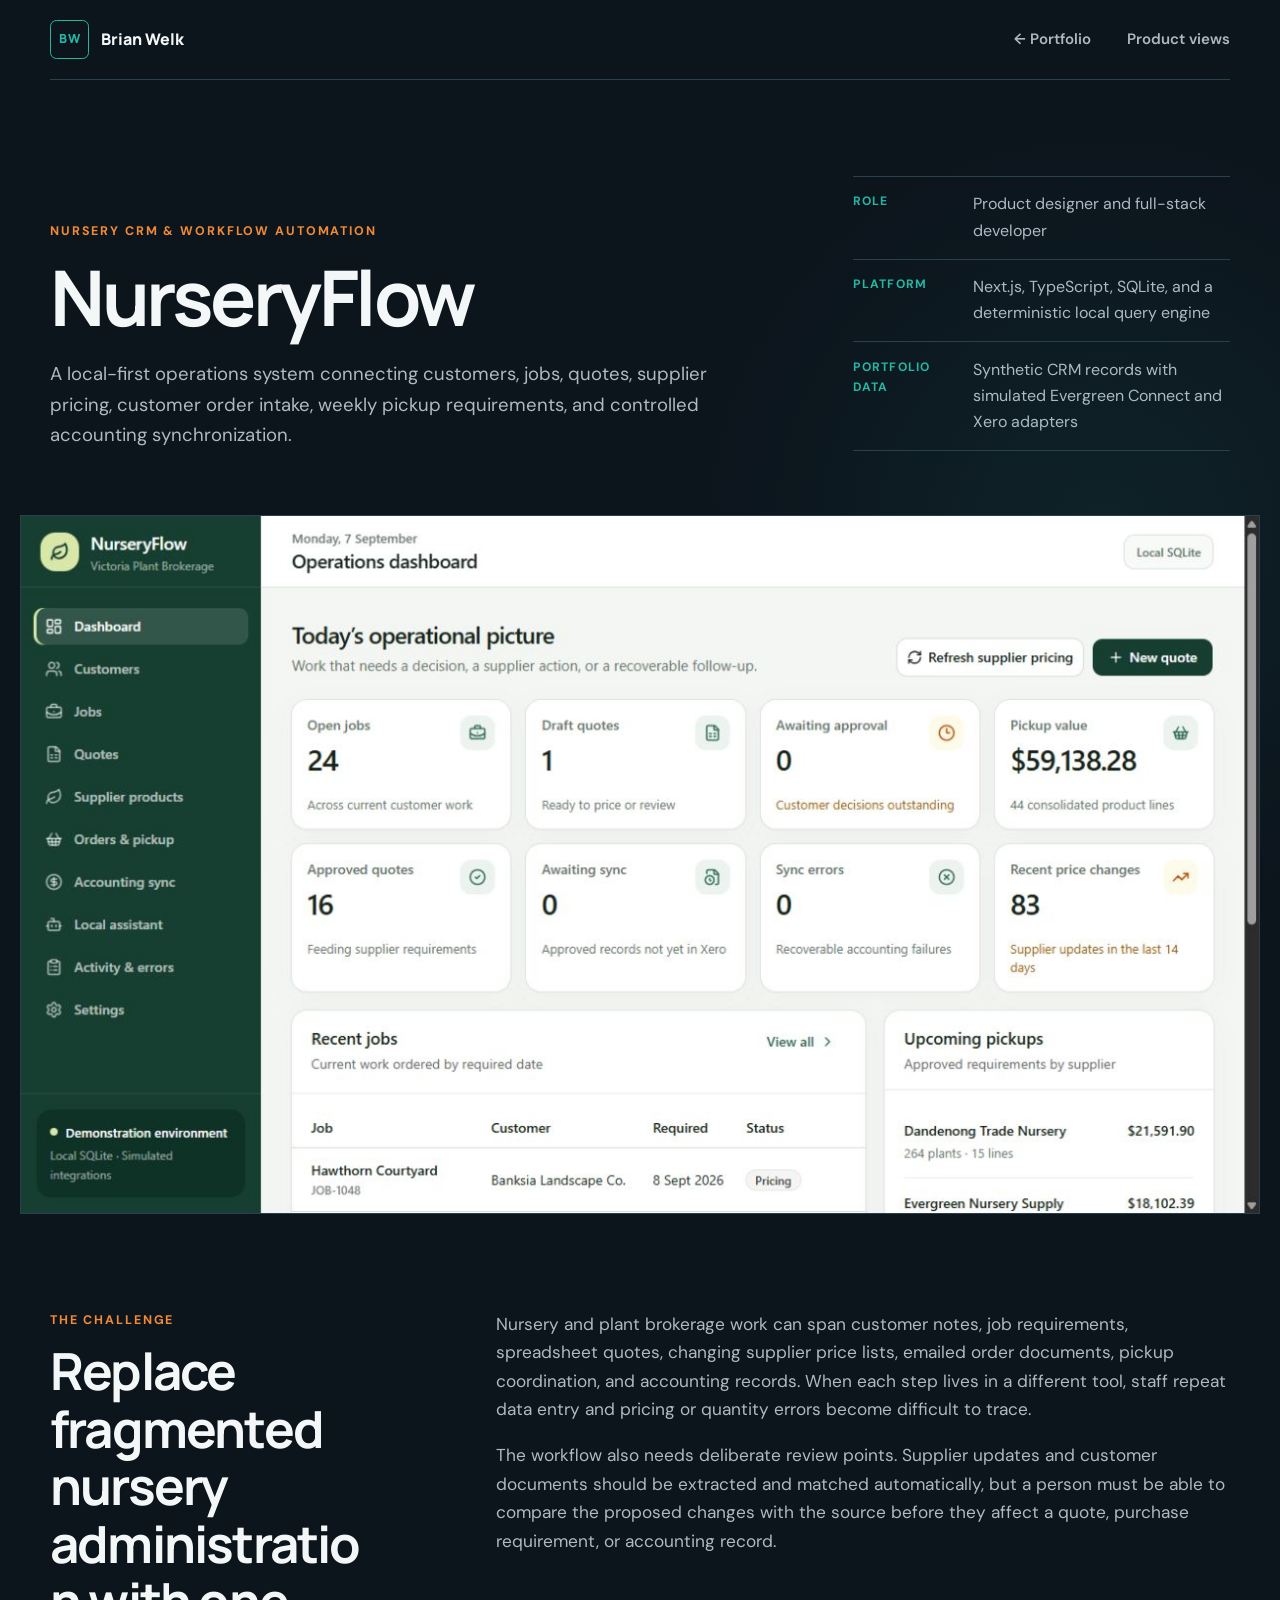
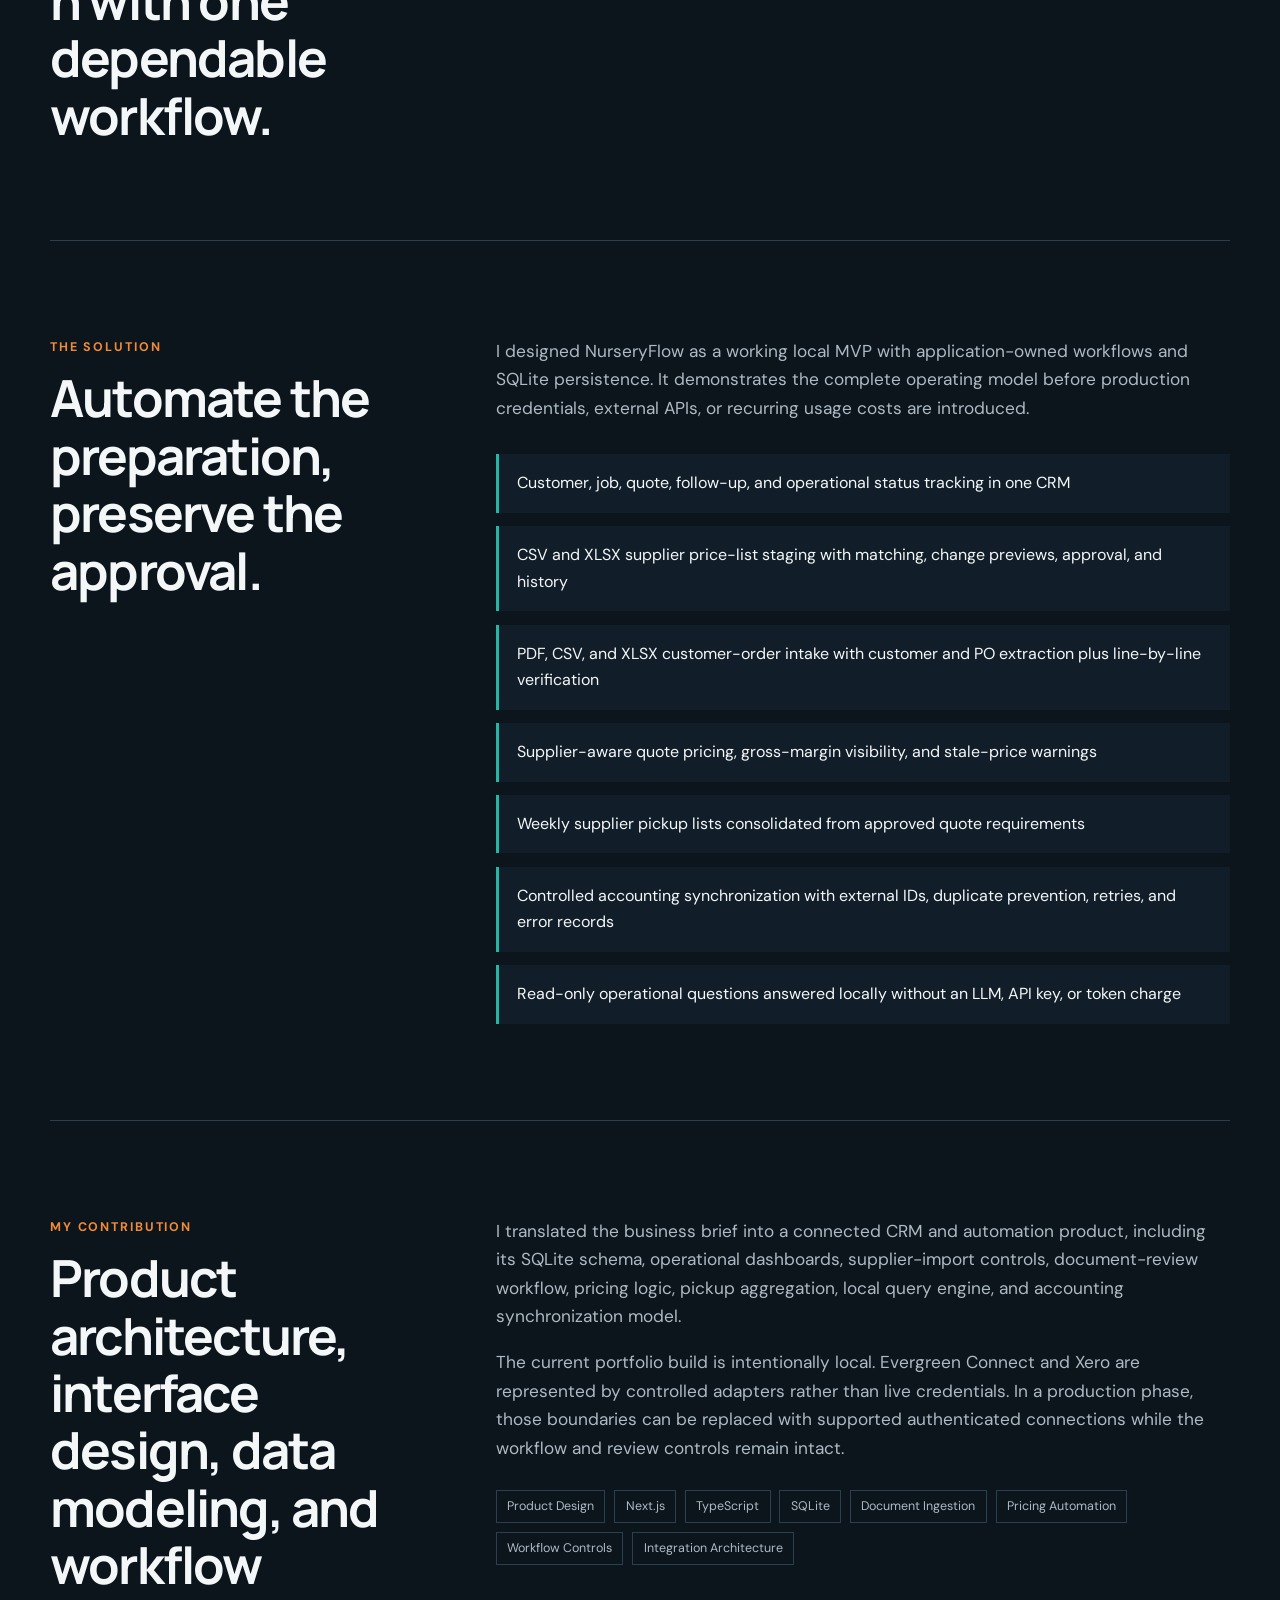
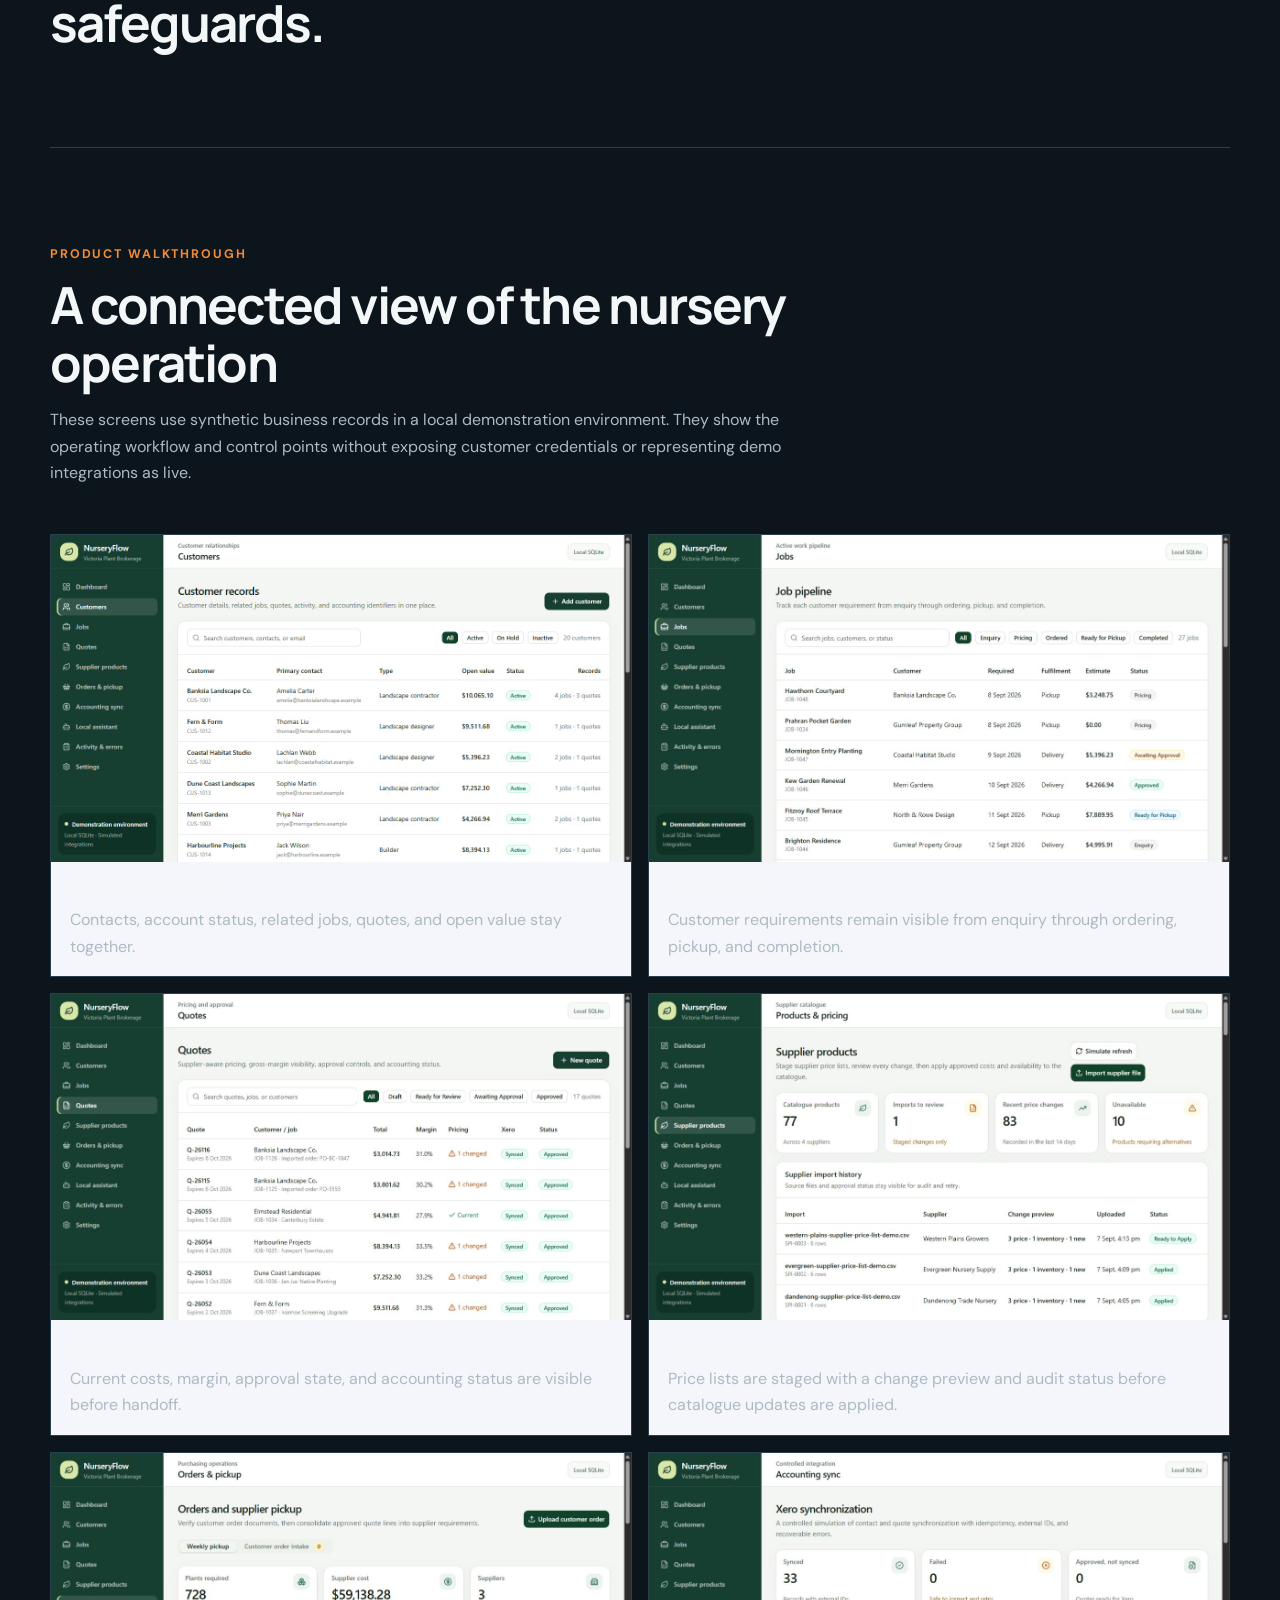
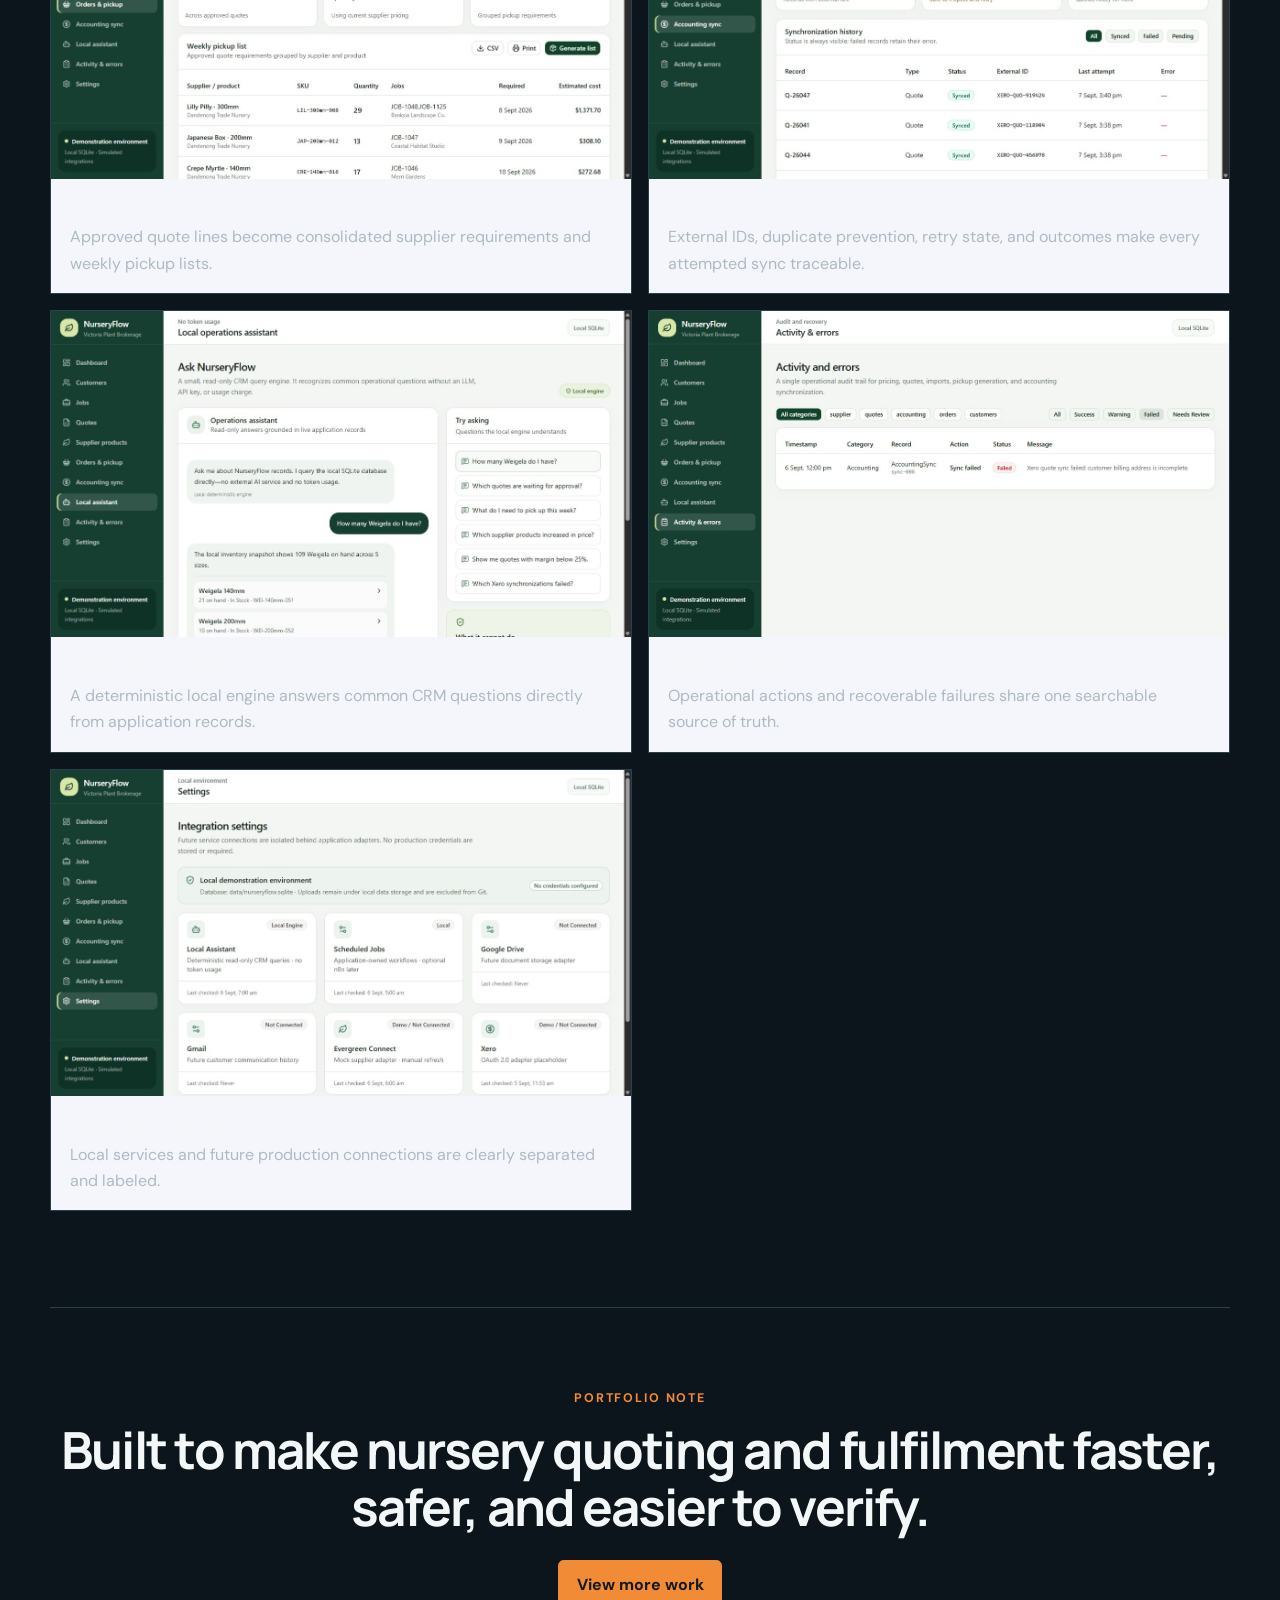
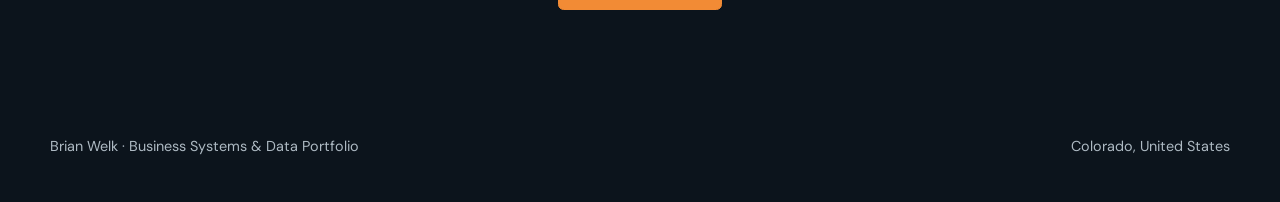
<file: projects/nurseryflow.html>
<!doctype html>
<html lang="en">
  <head>
    <meta charset="utf-8" />
    <meta name="viewport" content="width=device-width, initial-scale=1" />
    <meta
      name="description"
      content="NurseryFlow case study by Brian Welk, connecting nursery CRM records, supplier pricing, document intake, quoting, purchasing, and accounting workflows."
    />
    <meta name="theme-color" content="#101a24" />
    <title>NurseryFlow CRM &amp; Automation Case Study | Brian Welk</title>
    <link rel="canonical" href="https://builtbybrianwelk.com/projects/nurseryflow.html" />
    <link rel="preconnect" href="https://fonts.googleapis.com" />
    <link rel="preconnect" href="https://fonts.gstatic.com" crossorigin />
    <link
      href="https://fonts.googleapis.com/css2?family=DM+Sans:wght@400;500;600;700&amp;family=Manrope:wght@600;700;800&amp;display=swap"
      rel="stylesheet"
    />
    <link rel="stylesheet" href="../styles.css" />
  </head>
  <body>
    <a class="skip-link" href="#main">Skip to content</a>

    <header class="site-header case-header">
      <a class="nameplate" href="../index.html" aria-label="Return to Brian Welk's portfolio">
        <span class="nameplate-mark" aria-hidden="true">BW</span>
        <span>Brian Welk</span>
      </a>
      <nav aria-label="Case study navigation">
        <a href="../index.html">← Portfolio</a>
        <a href="#product-views">Product views</a>
      </nav>
    </header>

    <main class="case-main" id="main">
      <section class="case-hero">
        <div>
          <p class="eyebrow">Nursery CRM &amp; workflow automation</p>
          <h1>NurseryFlow</h1>
          <p class="case-hero-summary">
            A local-first operations system connecting customers, jobs, quotes, supplier
            pricing, customer order intake, weekly pickup requirements, and controlled
            accounting synchronization.
          </p>
        </div>
        <dl class="case-facts">
          <div>
            <dt>Role</dt>
            <dd>Product designer and full-stack developer</dd>
          </div>
          <div>
            <dt>Platform</dt>
            <dd>Next.js, TypeScript, SQLite, and a deterministic local query engine</dd>
          </div>
          <div>
            <dt>Portfolio data</dt>
            <dd>Synthetic CRM records with simulated Evergreen Connect and Xero adapters</dd>
          </div>
        </dl>
      </section>

      <figure class="case-cover report-cover">
        <img src="../assets/nurseryflow/dashboard.png" alt="NurseryFlow operations dashboard showing open jobs, quote status, supplier pickup value, synchronization status, and recent price changes" />
      </figure>

      <section class="case-section">
        <div>
          <p class="eyebrow">The challenge</p>
          <h2>Replace fragmented nursery administration with one dependable workflow.</h2>
        </div>
        <div class="case-section-copy">
          <p>
            Nursery and plant brokerage work can span customer notes, job requirements,
            spreadsheet quotes, changing supplier price lists, emailed order documents,
            pickup coordination, and accounting records. When each step lives in a
            different tool, staff repeat data entry and pricing or quantity errors become
            difficult to trace.
          </p>
          <p>
            The workflow also needs deliberate review points. Supplier updates and
            customer documents should be extracted and matched automatically, but a person
            must be able to compare the proposed changes with the source before they affect
            a quote, purchase requirement, or accounting record.
          </p>
        </div>
      </section>

      <section class="case-section">
        <div>
          <p class="eyebrow">The solution</p>
          <h2>Automate the preparation, preserve the approval.</h2>
        </div>
        <div class="case-section-copy">
          <p>
            I designed NurseryFlow as a working local MVP with application-owned workflows
            and SQLite persistence. It demonstrates the complete operating model before
            production credentials, external APIs, or recurring usage costs are introduced.
          </p>
          <ul class="outcome-list">
            <li>Customer, job, quote, follow-up, and operational status tracking in one CRM</li>
            <li>CSV and XLSX supplier price-list staging with matching, change previews, approval, and history</li>
            <li>PDF, CSV, and XLSX customer-order intake with customer and PO extraction plus line-by-line verification</li>
            <li>Supplier-aware quote pricing, gross-margin visibility, and stale-price warnings</li>
            <li>Weekly supplier pickup lists consolidated from approved quote requirements</li>
            <li>Controlled accounting synchronization with external IDs, duplicate prevention, retries, and error records</li>
            <li>Read-only operational questions answered locally without an LLM, API key, or token charge</li>
          </ul>
        </div>
      </section>

      <section class="case-section">
        <div>
          <p class="eyebrow">My contribution</p>
          <h2>Product architecture, interface design, data modeling, and workflow safeguards.</h2>
        </div>
        <div class="case-section-copy">
          <p>
            I translated the business brief into a connected CRM and automation product,
            including its SQLite schema, operational dashboards, supplier-import controls,
            document-review workflow, pricing logic, pickup aggregation, local query engine,
            and accounting synchronization model.
          </p>
          <p>
            The current portfolio build is intentionally local. Evergreen Connect and Xero
            are represented by controlled adapters rather than live credentials. In a
            production phase, those boundaries can be replaced with supported authenticated
            connections while the workflow and review controls remain intact.
          </p>
          <ul class="tag-list" aria-label="Project capabilities">
            <li>Product Design</li>
            <li>Next.js</li>
            <li>TypeScript</li>
            <li>SQLite</li>
            <li>Document Ingestion</li>
            <li>Pricing Automation</li>
            <li>Workflow Controls</li>
            <li>Integration Architecture</li>
          </ul>
        </div>
      </section>

      <section class="case-gallery app-gallery" id="product-views" aria-labelledby="gallery-title">
        <div class="gallery-heading">
          <p class="eyebrow">Product walkthrough</p>
          <h2 id="gallery-title">A connected view of the nursery operation</h2>
          <p>
            These screens use synthetic business records in a local demonstration
            environment. They show the operating workflow and control points without
            exposing customer credentials or representing demo integrations as live.
          </p>
        </div>

        <div class="gallery-grid">
          <figure class="gallery-item">
            <img src="../assets/nurseryflow/customers.png" alt="NurseryFlow customer records with contacts, business types, open values, statuses, and related record counts" />
            <figcaption><strong>Customer records</strong>Contacts, account status, related jobs, quotes, and open value stay together.</figcaption>
          </figure>
          <figure class="gallery-item">
            <img src="../assets/nurseryflow/jobs.png" alt="NurseryFlow job pipeline with customers, required dates, fulfilment methods, estimates, and statuses" />
            <figcaption><strong>Job pipeline</strong>Customer requirements remain visible from enquiry through ordering, pickup, and completion.</figcaption>
          </figure>
          <figure class="gallery-item">
            <img src="../assets/nurseryflow/quotes.png" alt="NurseryFlow quote list showing customer jobs, totals, gross margins, pricing warnings, Xero state, and approval status" />
            <figcaption><strong>Quote controls</strong>Current costs, margin, approval state, and accounting status are visible before handoff.</figcaption>
          </figure>
          <figure class="gallery-item">
            <img src="../assets/nurseryflow/supplier-products.png" alt="NurseryFlow supplier product catalogue showing staged and applied price-list imports" />
            <figcaption><strong>Supplier pricing</strong>Price lists are staged with a change preview and audit status before catalogue updates are applied.</figcaption>
          </figure>
          <figure class="gallery-item">
            <img src="../assets/nurseryflow/orders-pickup.png" alt="NurseryFlow weekly pickup list consolidated from approved quote requirements" />
            <figcaption><strong>Orders and pickup</strong>Approved quote lines become consolidated supplier requirements and weekly pickup lists.</figcaption>
          </figure>
          <figure class="gallery-item">
            <img src="../assets/nurseryflow/accounting-sync.png" alt="NurseryFlow controlled Xero synchronization simulation with external IDs and status history" />
            <figcaption><strong>Accounting synchronization</strong>External IDs, duplicate prevention, retry state, and outcomes make every attempted sync traceable.</figcaption>
          </figure>
          <figure class="gallery-item">
            <img src="../assets/nurseryflow/local-assistant.png" alt="NurseryFlow local operations assistant answering a Weigela inventory question from SQLite records" />
            <figcaption><strong>Token-free assistant</strong>A deterministic local engine answers common CRM questions directly from application records.</figcaption>
          </figure>
          <figure class="gallery-item">
            <img src="../assets/nurseryflow/activity-errors.png" alt="NurseryFlow activity and error log filtered to a recoverable accounting synchronization failure" />
            <figcaption><strong>Audit and recovery</strong>Operational actions and recoverable failures share one searchable source of truth.</figcaption>
          </figure>
          <figure class="gallery-item">
            <img src="../assets/nurseryflow/settings.png" alt="NurseryFlow settings showing local services and future integration adapters" />
            <figcaption><strong>Integration boundaries</strong>Local services and future production connections are clearly separated and labeled.</figcaption>
          </figure>
        </div>
      </section>

      <section class="case-next">
        <p class="eyebrow">Portfolio note</p>
        <h2>Built to make nursery quoting and fulfilment faster, safer, and easier to verify.</h2>
        <a class="button button-primary" href="../index.html#work">View more work</a>
      </section>
    </main>

    <footer>
      <p>Brian Welk · Business Systems &amp; Data Portfolio</p>
      <p>Colorado, United States</p>
    </footer>
  </body>
</html>
</file>
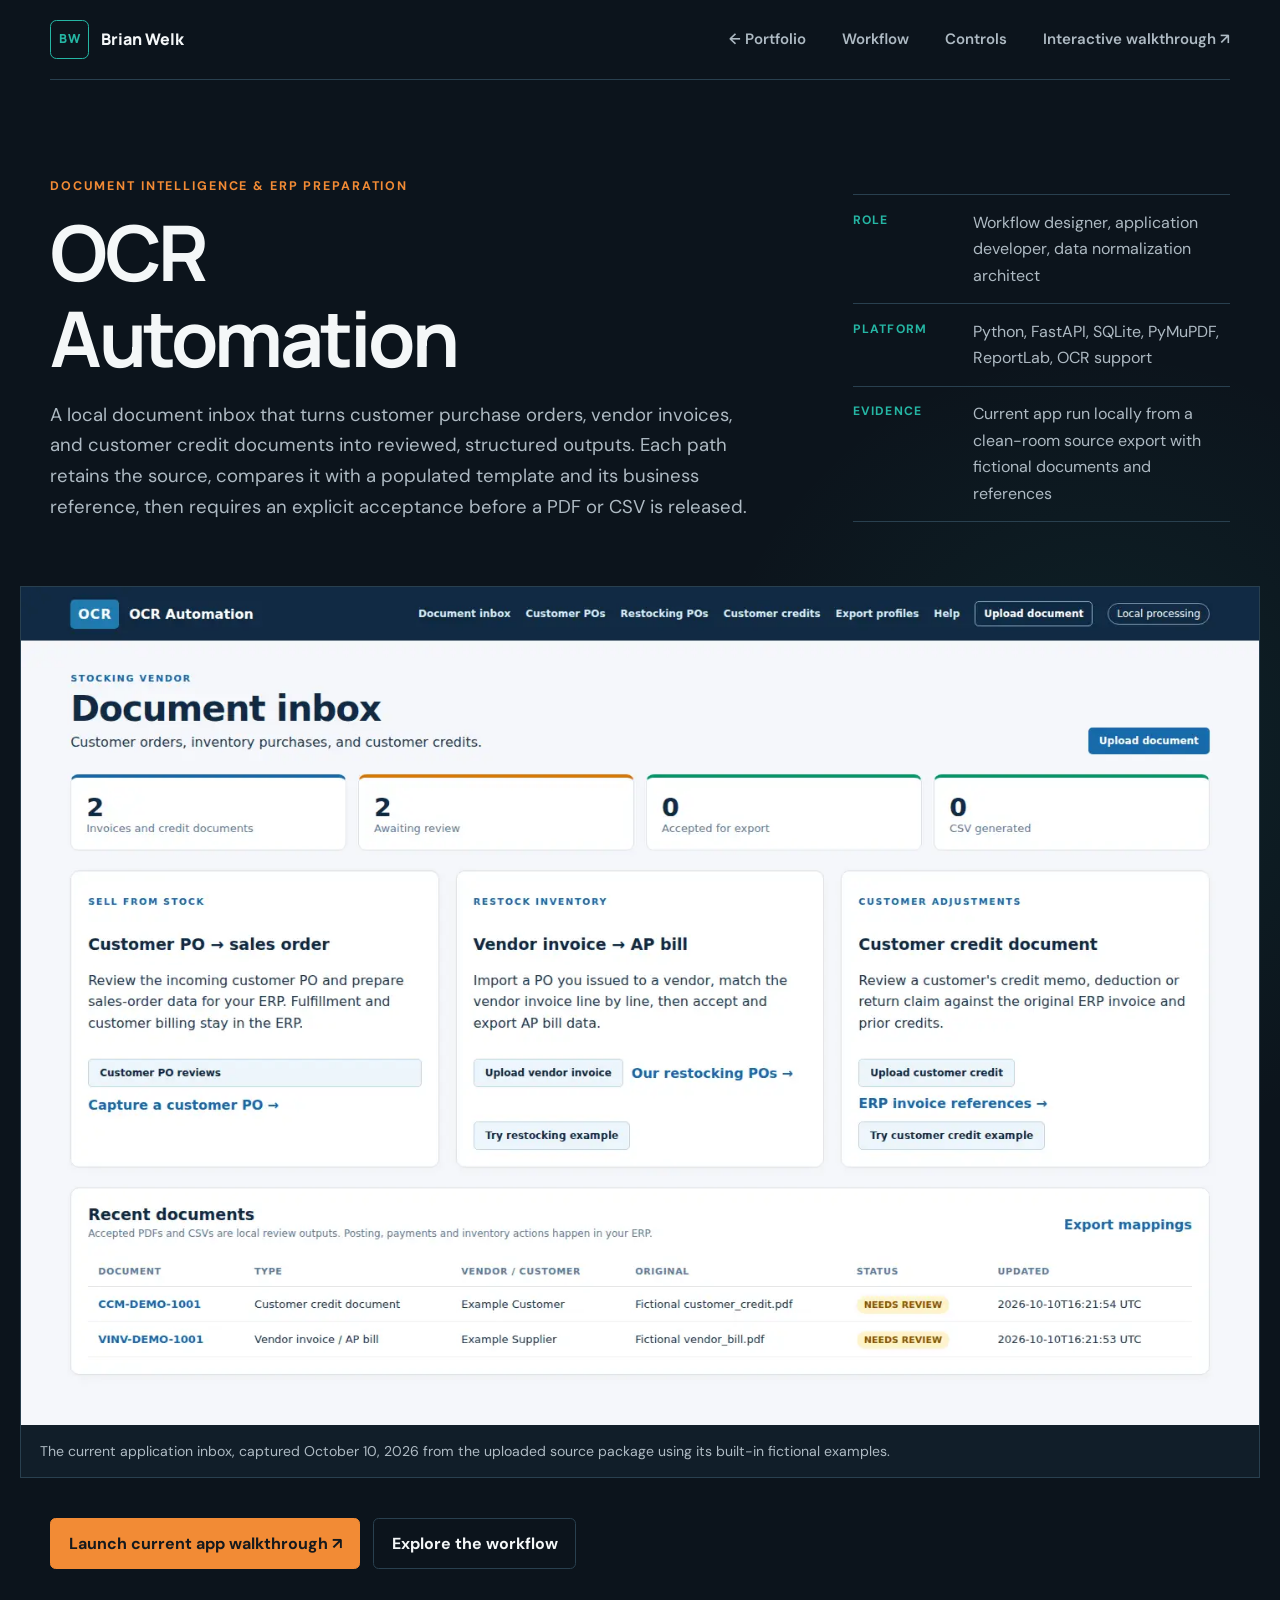
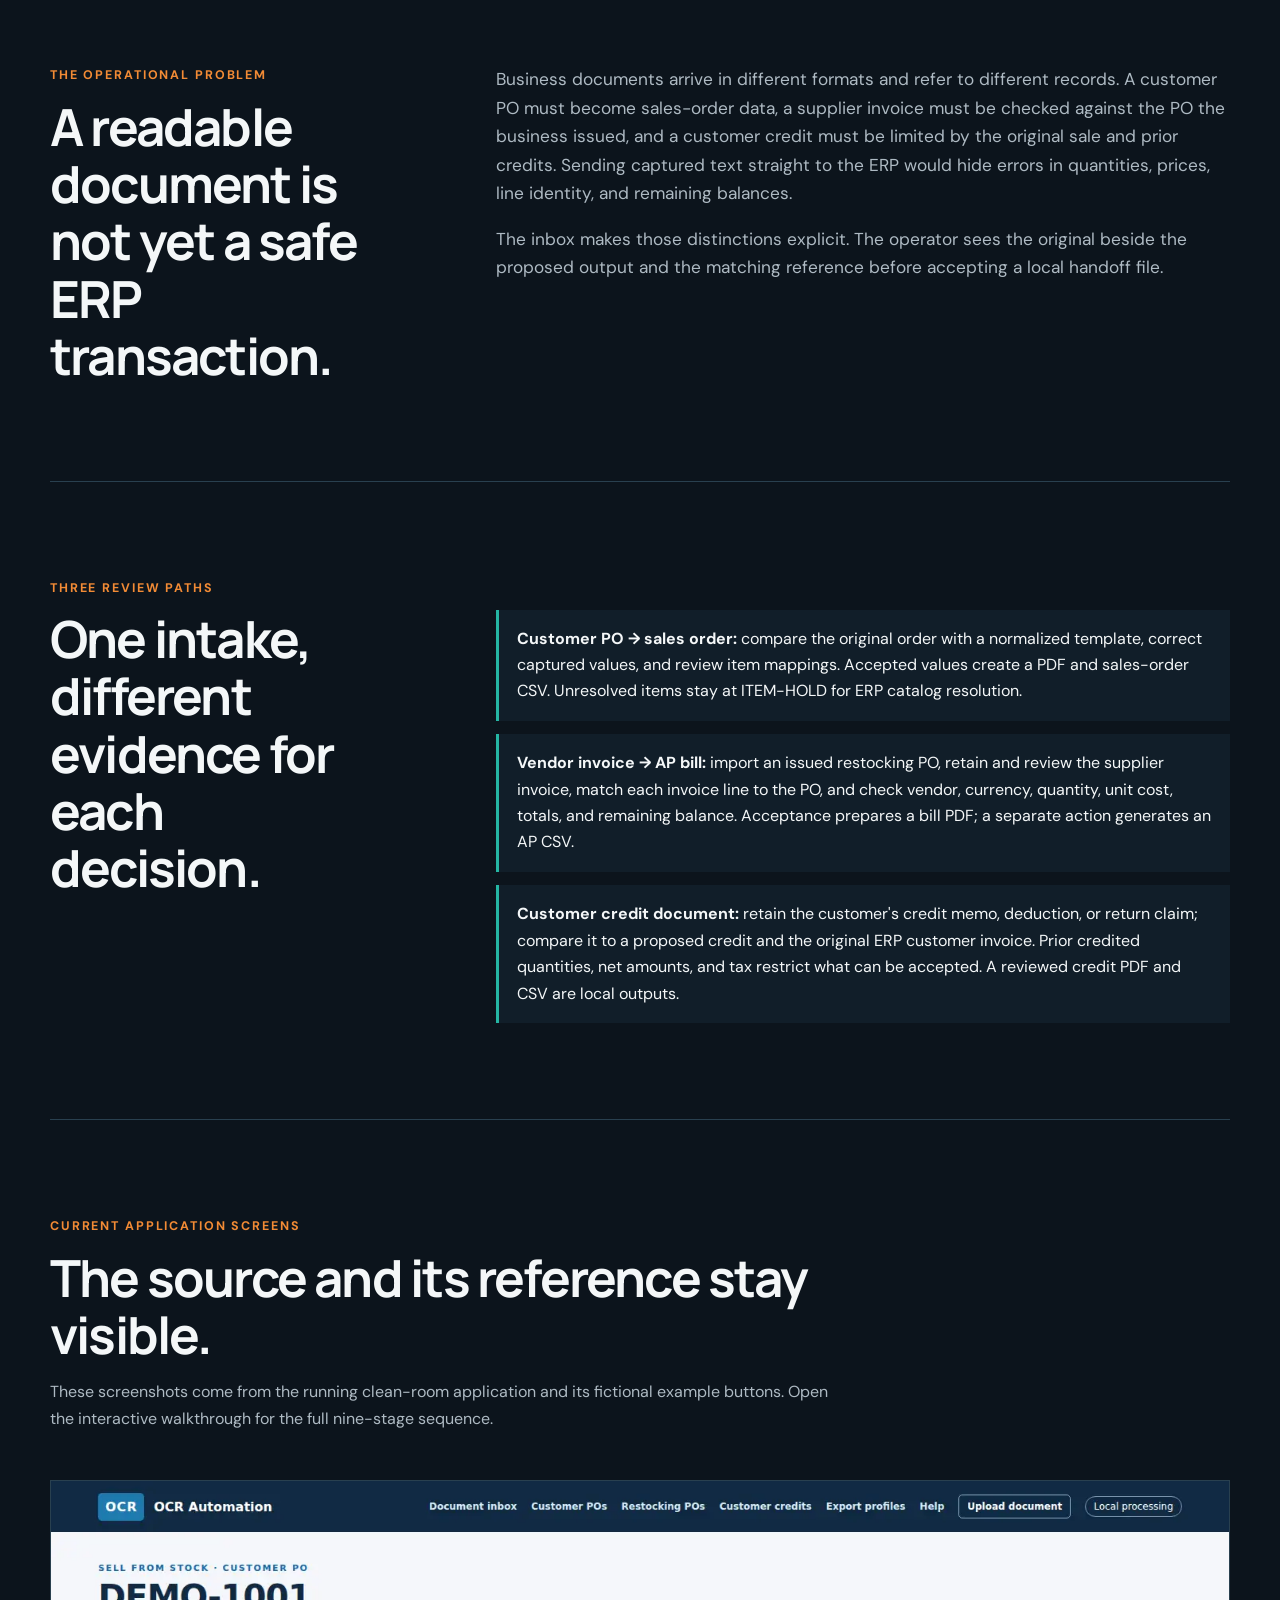
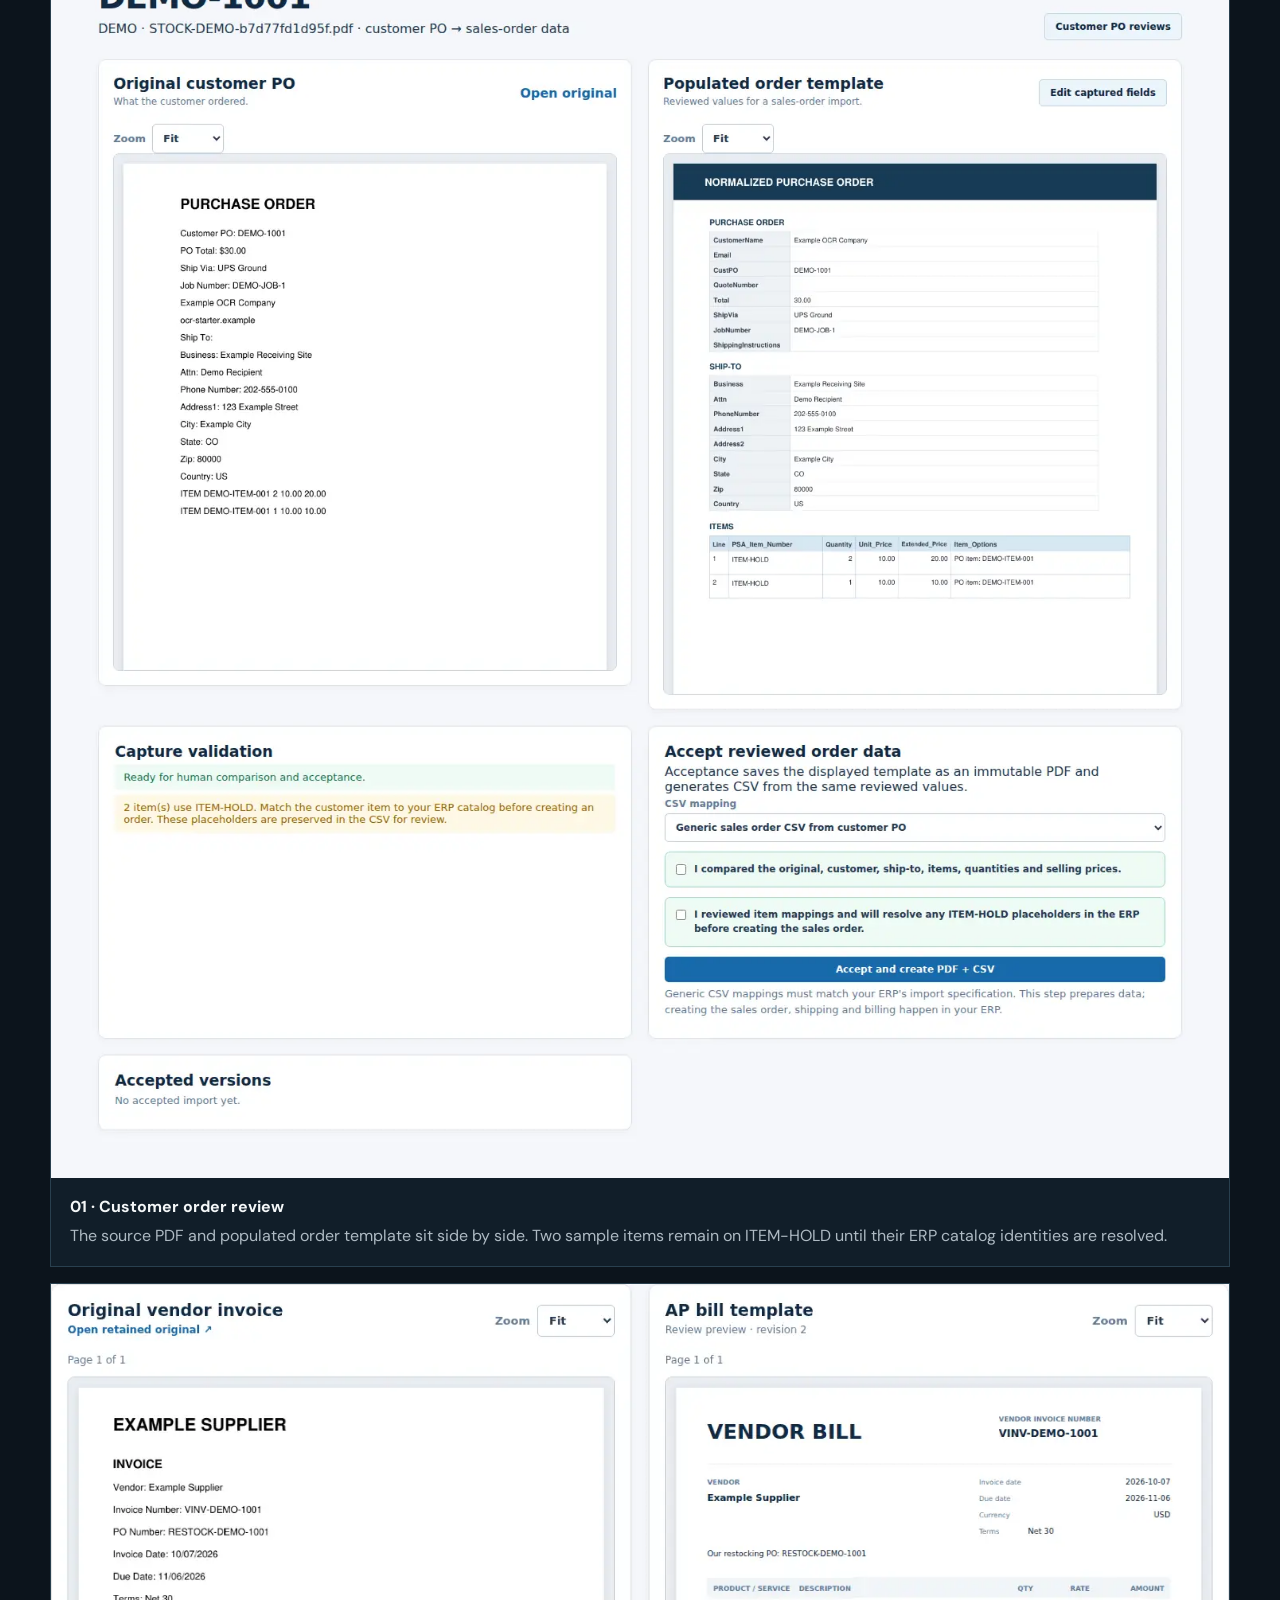
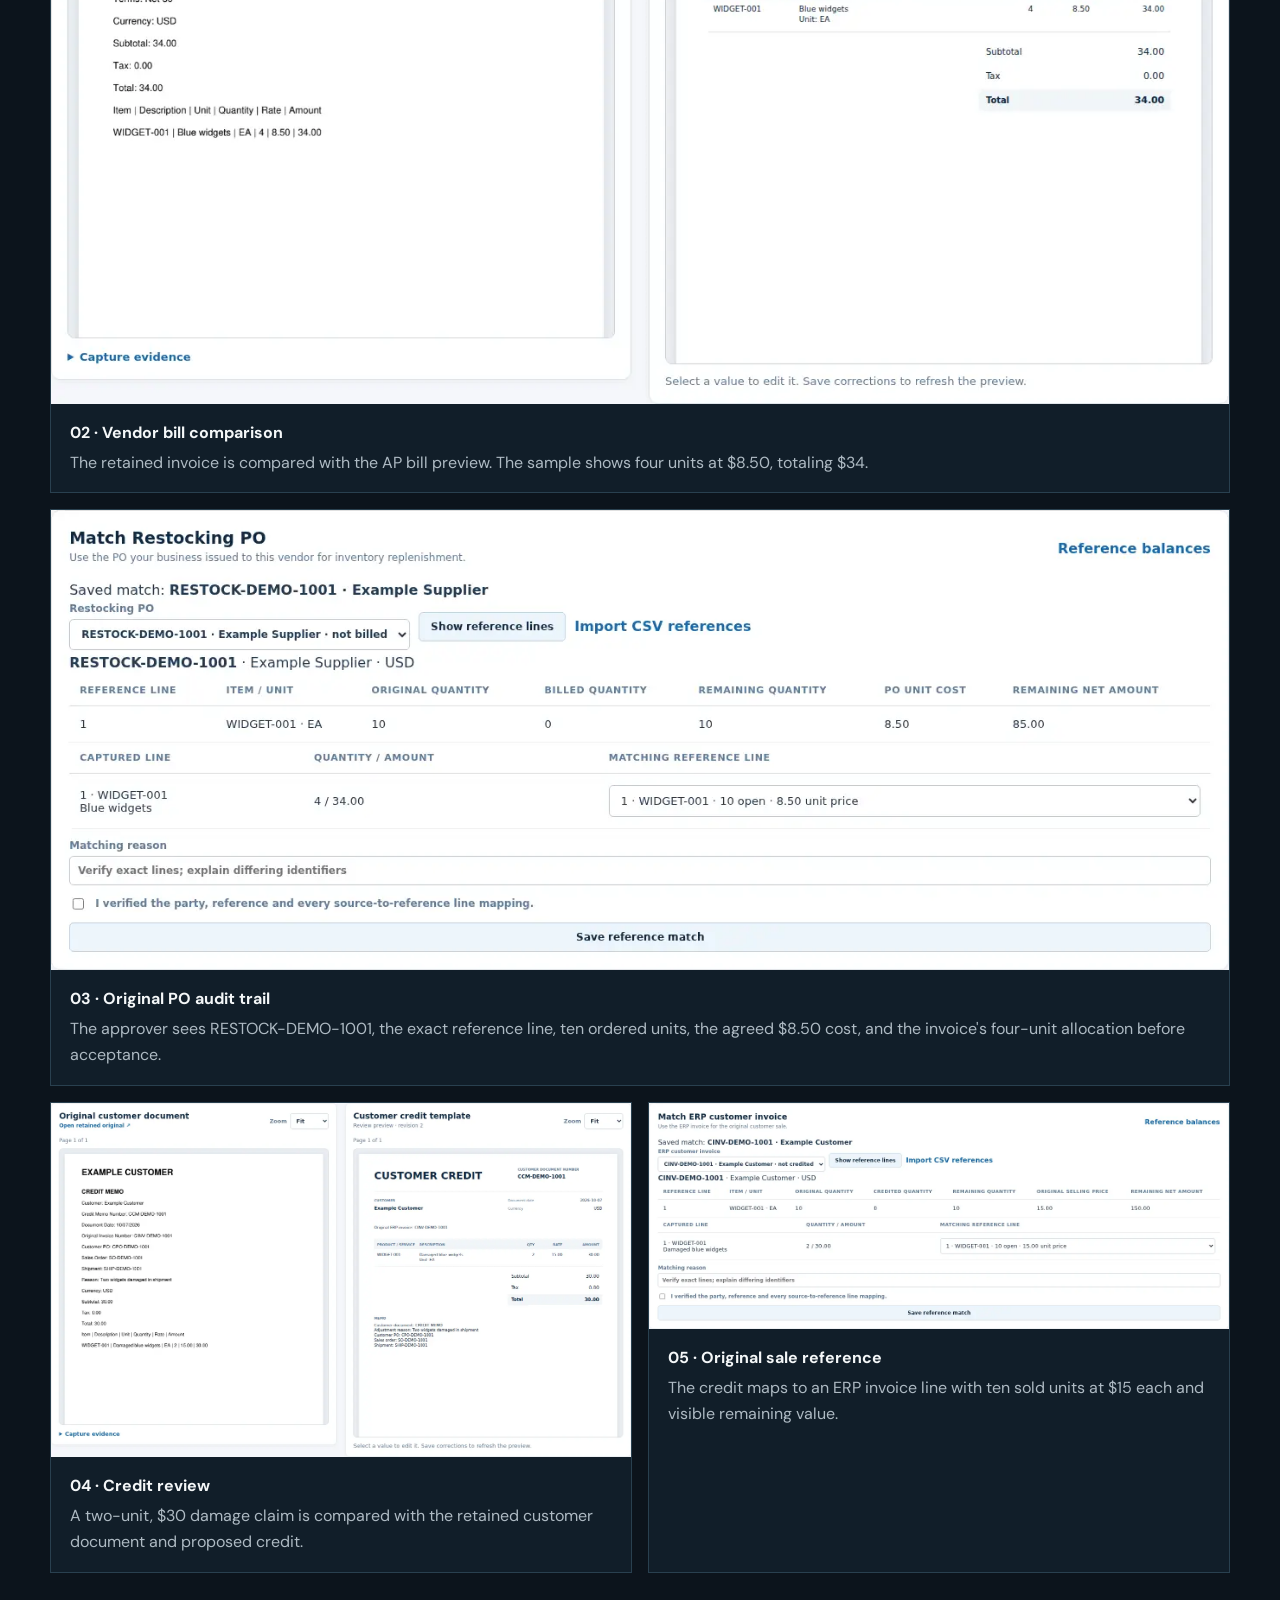
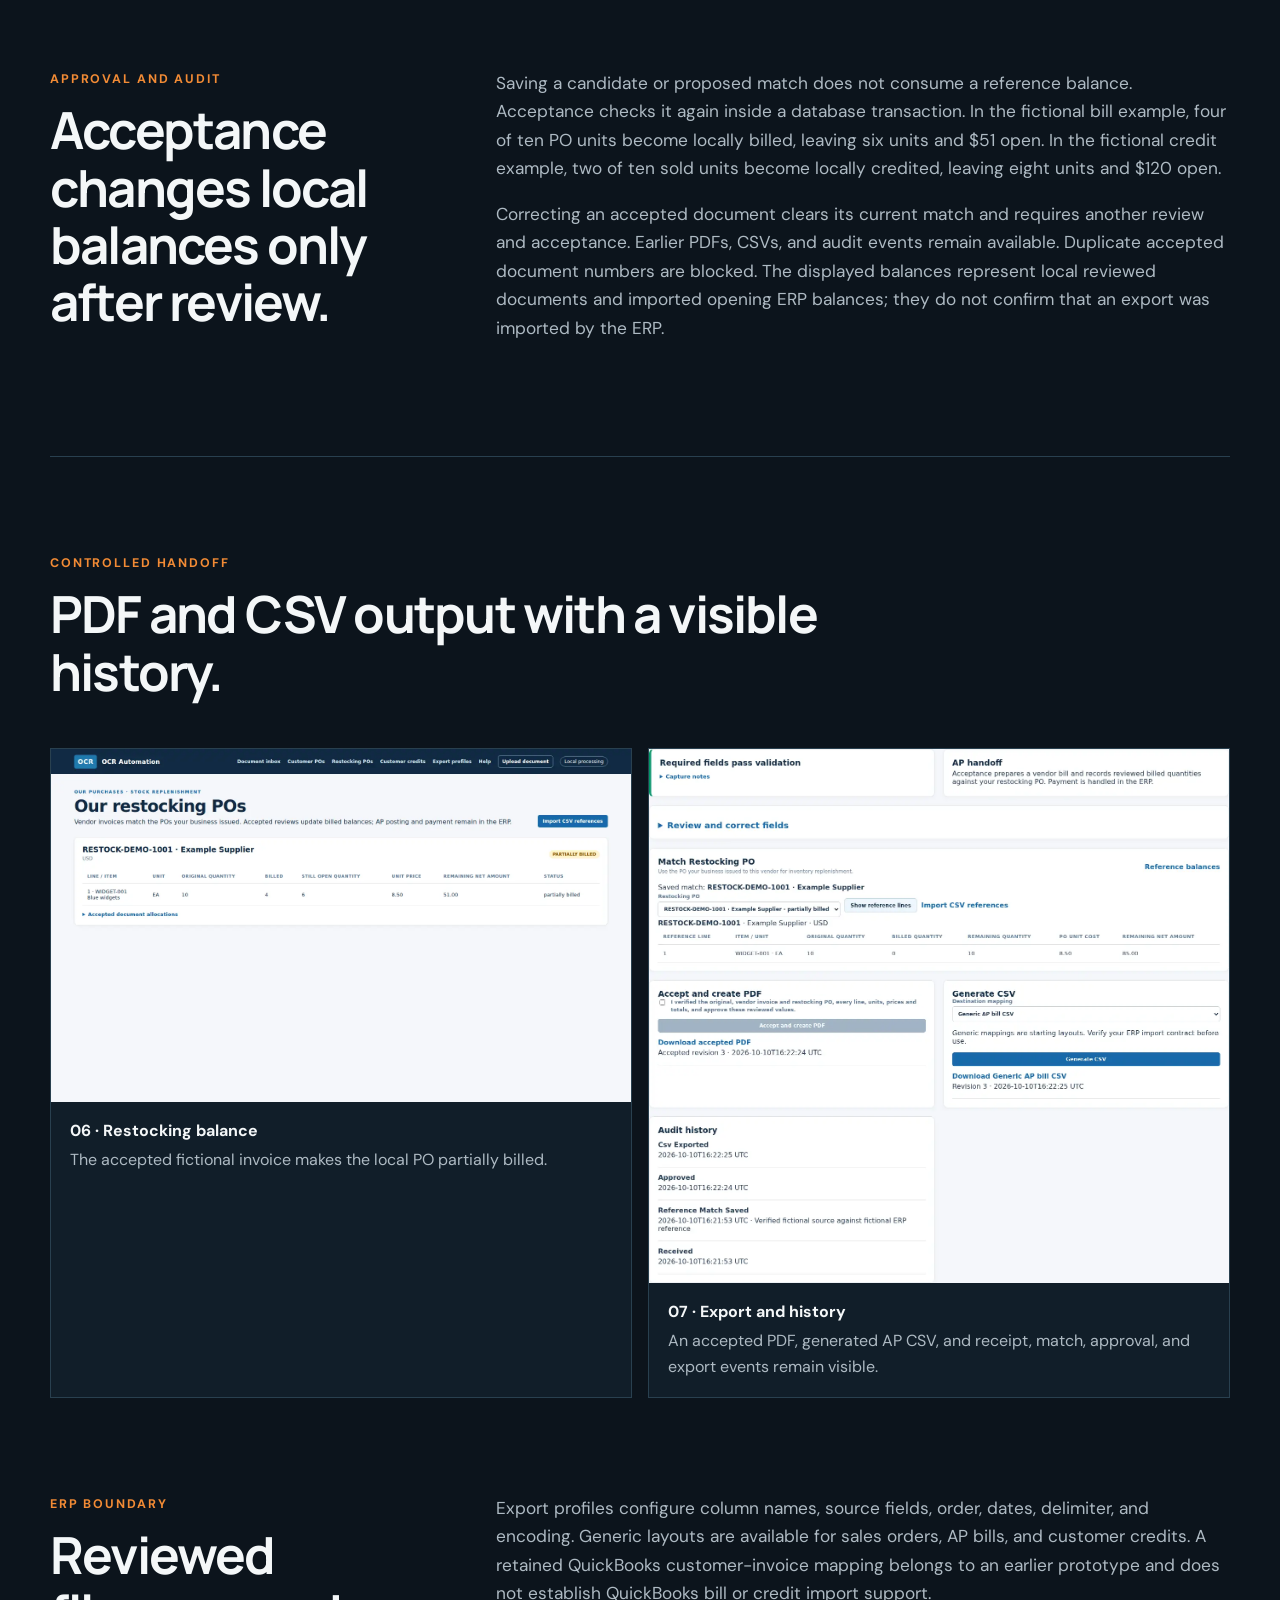
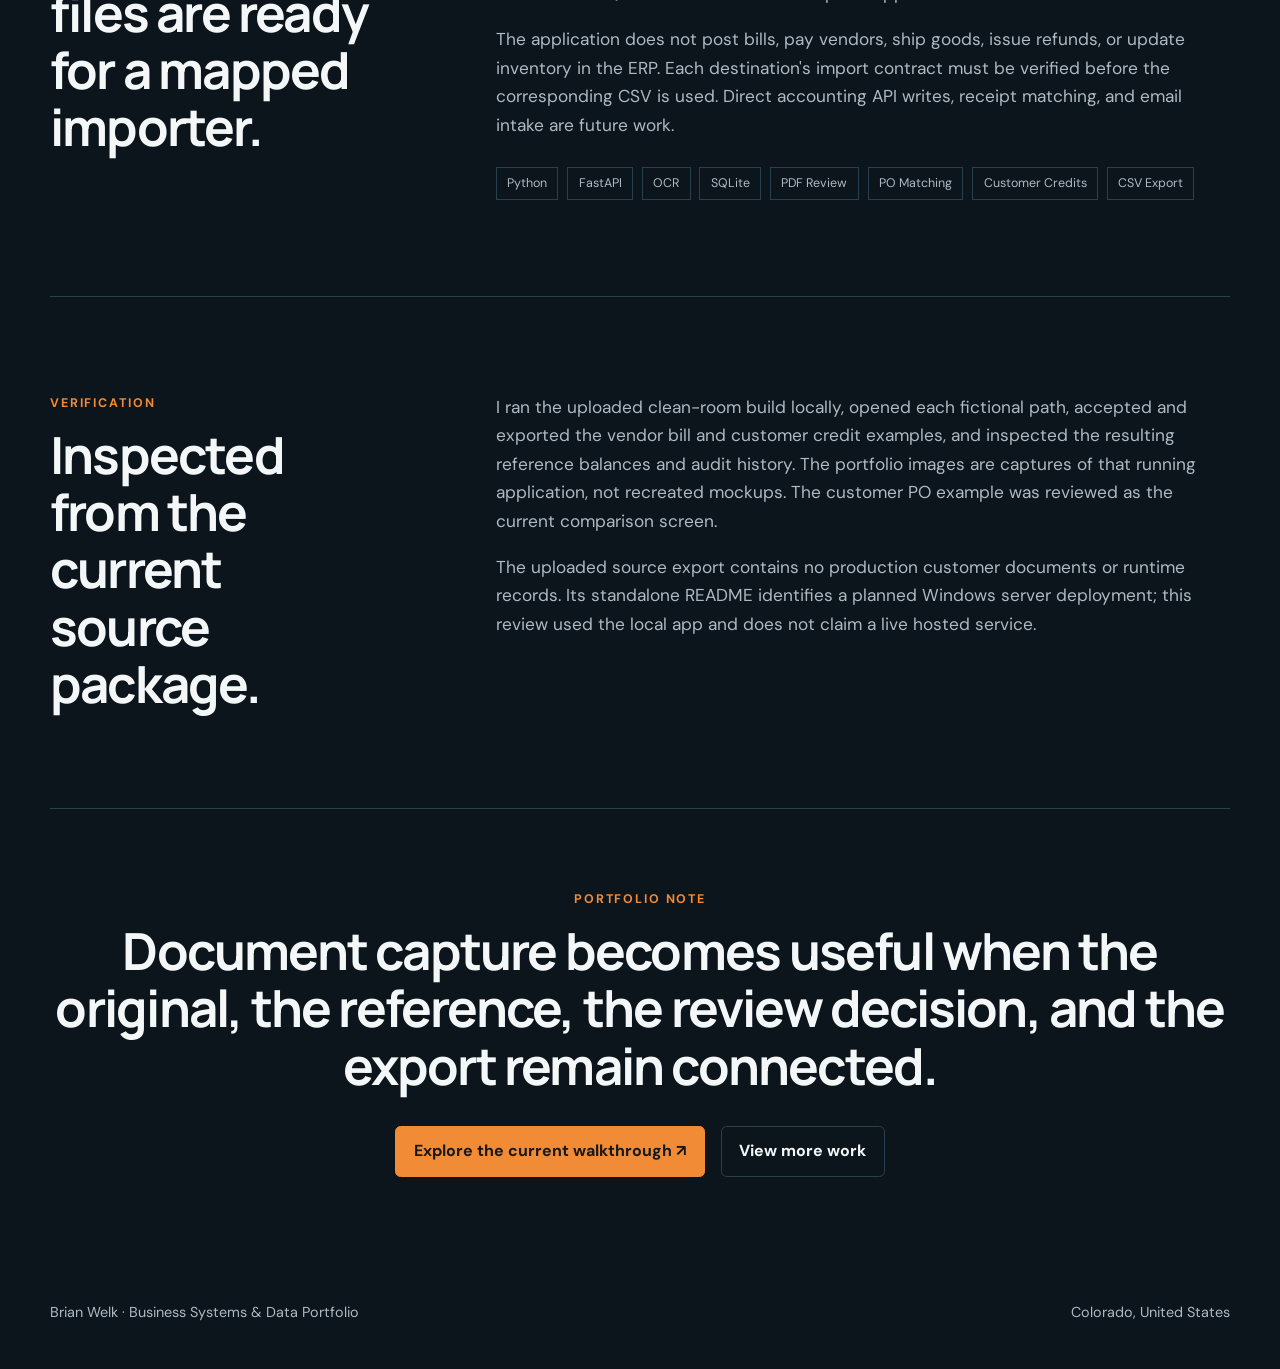
<file: projects/ocr-document-normalizer.html>
<!doctype html>
<html lang="en">
<head>
  <meta charset="utf-8" />
  <meta name="viewport" content="width=device-width, initial-scale=1" />
  <meta name="description" content="OCR Automation case study by Brian Welk: a local document inbox that reviews customer purchase orders, matches vendor invoices to restocking POs, checks customer credits against original ERP invoices, and produces reviewed PDF and CSV outputs." />
  <meta name="theme-color" content="#101a24" />
  <title>OCR Automation Case Study | Brian Welk</title>
    <link rel="canonical" href="https://builtbybrianwelk.com/projects/ocr-document-normalizer.html" />
  <link rel="preconnect" href="https://fonts.googleapis.com" />
  <link rel="preconnect" href="https://fonts.gstatic.com" crossorigin />
  <link href="https://fonts.googleapis.com/css2?family=DM+Sans:wght@400;500;600;700&amp;family=Manrope:wght@600;700;800&amp;display=swap" rel="stylesheet" />
  <link rel="stylesheet" href="../styles.css" />
</head>
<body>
  <a class="skip-link" href="#main">Skip to content</a>
  <header class="site-header case-header">
    <a class="nameplate" href="../index.html" aria-label="Return to Brian Welk's portfolio"><span class="nameplate-mark" aria-hidden="true">BW</span><span>Brian Welk</span></a>
    <nav aria-label="Case study navigation"><a href="../index.html">← Portfolio</a><a href="#workflow">Workflow</a><a href="#controls">Controls</a><a href="../demos/ocr-document-normalizer/index.html" target="_blank" rel="noreferrer">Interactive walkthrough ↗</a></nav>
  </header>
  <main class="case-main" id="main">
    <section class="case-hero"><div><p class="eyebrow">Document intelligence &amp; ERP preparation</p><h1>OCR Automation</h1><p class="case-hero-summary">A local document inbox that turns customer purchase orders, vendor invoices, and customer credit documents into reviewed, structured outputs. Each path retains the source, compares it with a populated template and its business reference, then requires an explicit acceptance before a PDF or CSV is released.</p></div><dl class="case-facts"><div><dt>Role</dt><dd>Workflow designer, application developer, data normalization architect</dd></div><div><dt>Platform</dt><dd>Python, FastAPI, SQLite, PyMuPDF, ReportLab, OCR support</dd></div><div><dt>Evidence</dt><dd>Current app run locally from a clean-room source export with fictional documents and references</dd></div></dl></section>
    <figure class="case-cover ocr-real-cover"><img src="../assets/ocr/current/inbox.svg" alt="Actual OCR Automation document inbox showing customer PO, vendor invoice, and customer credit paths with fictional examples awaiting review" loading="eager" /><figcaption>The current application inbox, captured October 10, 2026 from the uploaded source package using its built-in fictional examples.</figcaption></figure>
    <div class="case-actions"><a class="button button-primary" href="../demos/ocr-document-normalizer/index.html" target="_blank" rel="noreferrer">Launch current app walkthrough ↗</a><a class="button button-secondary" href="#workflow">Explore the workflow</a></div>
    <section class="case-section"><div><p class="eyebrow">The operational problem</p><h2>A readable document is not yet a safe ERP transaction.</h2></div><div class="case-section-copy"><p>Business documents arrive in different formats and refer to different records. A customer PO must become sales-order data, a supplier invoice must be checked against the PO the business issued, and a customer credit must be limited by the original sale and prior credits. Sending captured text straight to the ERP would hide errors in quantities, prices, line identity, and remaining balances.</p><p>The inbox makes those distinctions explicit. The operator sees the original beside the proposed output and the matching reference before accepting a local handoff file.</p></div></section>
    <section class="case-section" id="workflow"><div><p class="eyebrow">Three review paths</p><h2>One intake, different evidence for each decision.</h2></div><div class="case-section-copy"><ul class="outcome-list"><li><strong>Customer PO → sales order:</strong> compare the original order with a normalized template, correct captured values, and review item mappings. Accepted values create a PDF and sales-order CSV. Unresolved items stay at ITEM-HOLD for ERP catalog resolution.</li><li><strong>Vendor invoice → AP bill:</strong> import an issued restocking PO, retain and review the supplier invoice, match each invoice line to the PO, and check vendor, currency, quantity, unit cost, totals, and remaining balance. Acceptance prepares a bill PDF; a separate action generates an AP CSV.</li><li><strong>Customer credit document:</strong> retain the customer's credit memo, deduction, or return claim; compare it to a proposed credit and the original ERP customer invoice. Prior credited quantities, net amounts, and tax restrict what can be accepted. A reviewed credit PDF and CSV are local outputs.</li></ul></div></section>
    <section class="case-gallery ocr-real-gallery" aria-labelledby="screens-heading"><div class="gallery-heading"><p class="eyebrow">Current application screens</p><h2 id="screens-heading">The source and its reference stay visible.</h2><p>These screenshots come from the running clean-room application and its fictional example buttons. Open the interactive walkthrough for the full nine-stage sequence.</p></div><div class="gallery-grid">
      <figure class="gallery-item gallery-wide"><a href="../assets/ocr/current/customer-po.svg" target="_blank" rel="noreferrer"><img src="../assets/ocr/current/customer-po.svg" alt="Original fictional customer purchase order beside normalized order template and item hold checks" loading="lazy" /></a><figcaption><strong>01 · Customer order review</strong>The source PDF and populated order template sit side by side. Two sample items remain on ITEM-HOLD until their ERP catalog identities are resolved.</figcaption></figure>
      <figure class="gallery-item gallery-wide"><a href="../assets/ocr/current/vendor-bill.svg" target="_blank" rel="noreferrer"><img src="../assets/ocr/current/vendor-bill.svg" alt="Original fictional vendor invoice beside populated AP bill template" loading="lazy" /></a><figcaption><strong>02 · Vendor bill comparison</strong>The retained invoice is compared with the AP bill preview. The sample shows four units at $8.50, totaling $34.</figcaption></figure>
      <figure class="gallery-item gallery-wide"><a href="../assets/ocr/current/po-match.svg" target="_blank" rel="noreferrer"><img src="../assets/ocr/current/po-match.svg" alt="Fictional vendor invoice matched to issued restocking PO with line quantity, cost, and open balance" loading="lazy" /></a><figcaption><strong>03 · Original PO audit trail</strong>The approver sees RESTOCK-DEMO-1001, the exact reference line, ten ordered units, the agreed $8.50 cost, and the invoice's four-unit allocation before acceptance.</figcaption></figure>
      <figure class="gallery-item"><a href="../assets/ocr/current/customer-credit.svg" target="_blank" rel="noreferrer"><img src="../assets/ocr/current/customer-credit.svg" alt="Original fictional customer credit memo beside customer credit template" loading="lazy" /></a><figcaption><strong>04 · Credit review</strong>A two-unit, $30 damage claim is compared with the retained customer document and proposed credit.</figcaption></figure>
      <figure class="gallery-item"><a href="../assets/ocr/current/credit-match.svg" target="_blank" rel="noreferrer"><img src="../assets/ocr/current/credit-match.svg" alt="Customer credit mapped to original ERP customer invoice and remaining balances" loading="lazy" /></a><figcaption><strong>05 · Original sale reference</strong>The credit maps to an ERP invoice line with ten sold units at $15 each and visible remaining value.</figcaption></figure>
    </div></section>
    <section class="case-section" id="controls"><div><p class="eyebrow">Approval and audit</p><h2>Acceptance changes local balances only after review.</h2></div><div class="case-section-copy"><p>Saving a candidate or proposed match does not consume a reference balance. Acceptance checks it again inside a database transaction. In the fictional bill example, four of ten PO units become locally billed, leaving six units and $51 open. In the fictional credit example, two of ten sold units become locally credited, leaving eight units and $120 open.</p><p>Correcting an accepted document clears its current match and requires another review and acceptance. Earlier PDFs, CSVs, and audit events remain available. Duplicate accepted document numbers are blocked. The displayed balances represent local reviewed documents and imported opening ERP balances; they do not confirm that an export was imported by the ERP.</p></div></section>
    <section class="case-gallery ocr-real-gallery" aria-labelledby="handoff-heading"><div class="gallery-heading"><p class="eyebrow">Controlled handoff</p><h2 id="handoff-heading">PDF and CSV output with a visible history.</h2></div><div class="gallery-grid"><figure class="gallery-item"><a href="../assets/ocr/current/po-balance.svg" target="_blank" rel="noreferrer"><img src="../assets/ocr/current/po-balance.svg" alt="Restocking PO after bill acceptance showing four billed units and six open" loading="lazy" /></a><figcaption><strong>06 · Restocking balance</strong>The accepted fictional invoice makes the local PO partially billed.</figcaption></figure><figure class="gallery-item"><a href="../assets/ocr/current/bill-audit.svg" target="_blank" rel="noreferrer"><img src="../assets/ocr/current/bill-audit.svg" alt="AP bill export and audit history showing received, matched, approved, and CSV exported events" loading="lazy" /></a><figcaption><strong>07 · Export and history</strong>An accepted PDF, generated AP CSV, and receipt, match, approval, and export events remain visible.</figcaption></figure></div></section>
    <section class="case-section"><div><p class="eyebrow">ERP boundary</p><h2>Reviewed files are ready for a mapped importer.</h2></div><div class="case-section-copy"><p>Export profiles configure column names, source fields, order, dates, delimiter, and encoding. Generic layouts are available for sales orders, AP bills, and customer credits. A retained QuickBooks customer-invoice mapping belongs to an earlier prototype and does not establish QuickBooks bill or credit import support.</p><p>The application does not post bills, pay vendors, ship goods, issue refunds, or update inventory in the ERP. Each destination's import contract must be verified before the corresponding CSV is used. Direct accounting API writes, receipt matching, and email intake are future work.</p><ul class="tag-list" aria-label="Project capabilities"><li>Python</li><li>FastAPI</li><li>OCR</li><li>SQLite</li><li>PDF Review</li><li>PO Matching</li><li>Customer Credits</li><li>CSV Export</li></ul></div></section>
    <section class="case-section"><div><p class="eyebrow">Verification</p><h2>Inspected from the current source package.</h2></div><div class="case-section-copy"><p>I ran the uploaded clean-room build locally, opened each fictional path, accepted and exported the vendor bill and customer credit examples, and inspected the resulting reference balances and audit history. The portfolio images are captures of that running application, not recreated mockups. The customer PO example was reviewed as the current comparison screen.</p><p>The uploaded source export contains no production customer documents or runtime records. Its standalone README identifies a planned Windows server deployment; this review used the local app and does not claim a live hosted service.</p></div></section>
    <section class="case-next"><p class="eyebrow">Portfolio note</p><h2>Document capture becomes useful when the original, the reference, the review decision, and the export remain connected.</h2><div class="project-links case-next-links"><a class="button button-primary" href="../demos/ocr-document-normalizer/index.html" target="_blank" rel="noreferrer">Explore the current walkthrough ↗</a><a class="button button-secondary" href="../index.html#work">View more work</a></div></section>
  </main>
  <footer><p>Brian Welk · Business Systems &amp; Data Portfolio</p><p>Colorado, United States</p></footer>
</body>
</html>
</file>
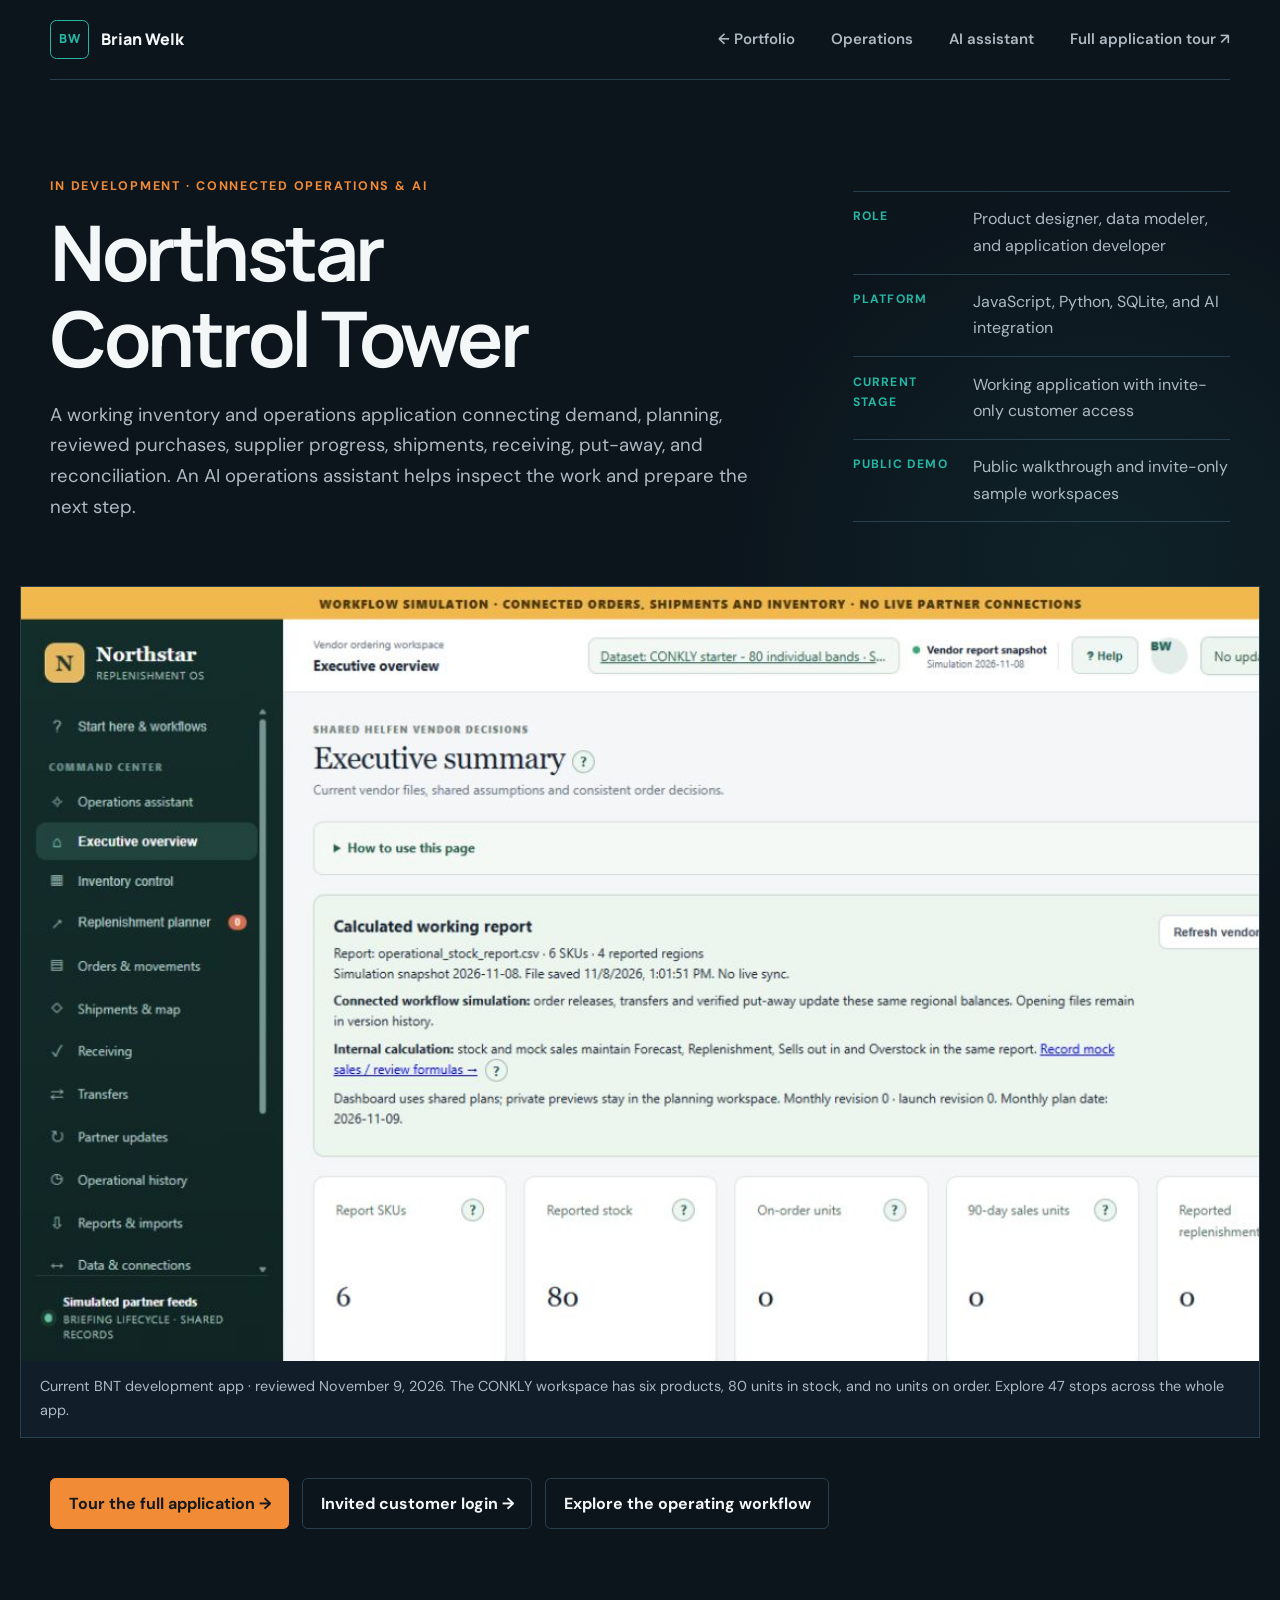
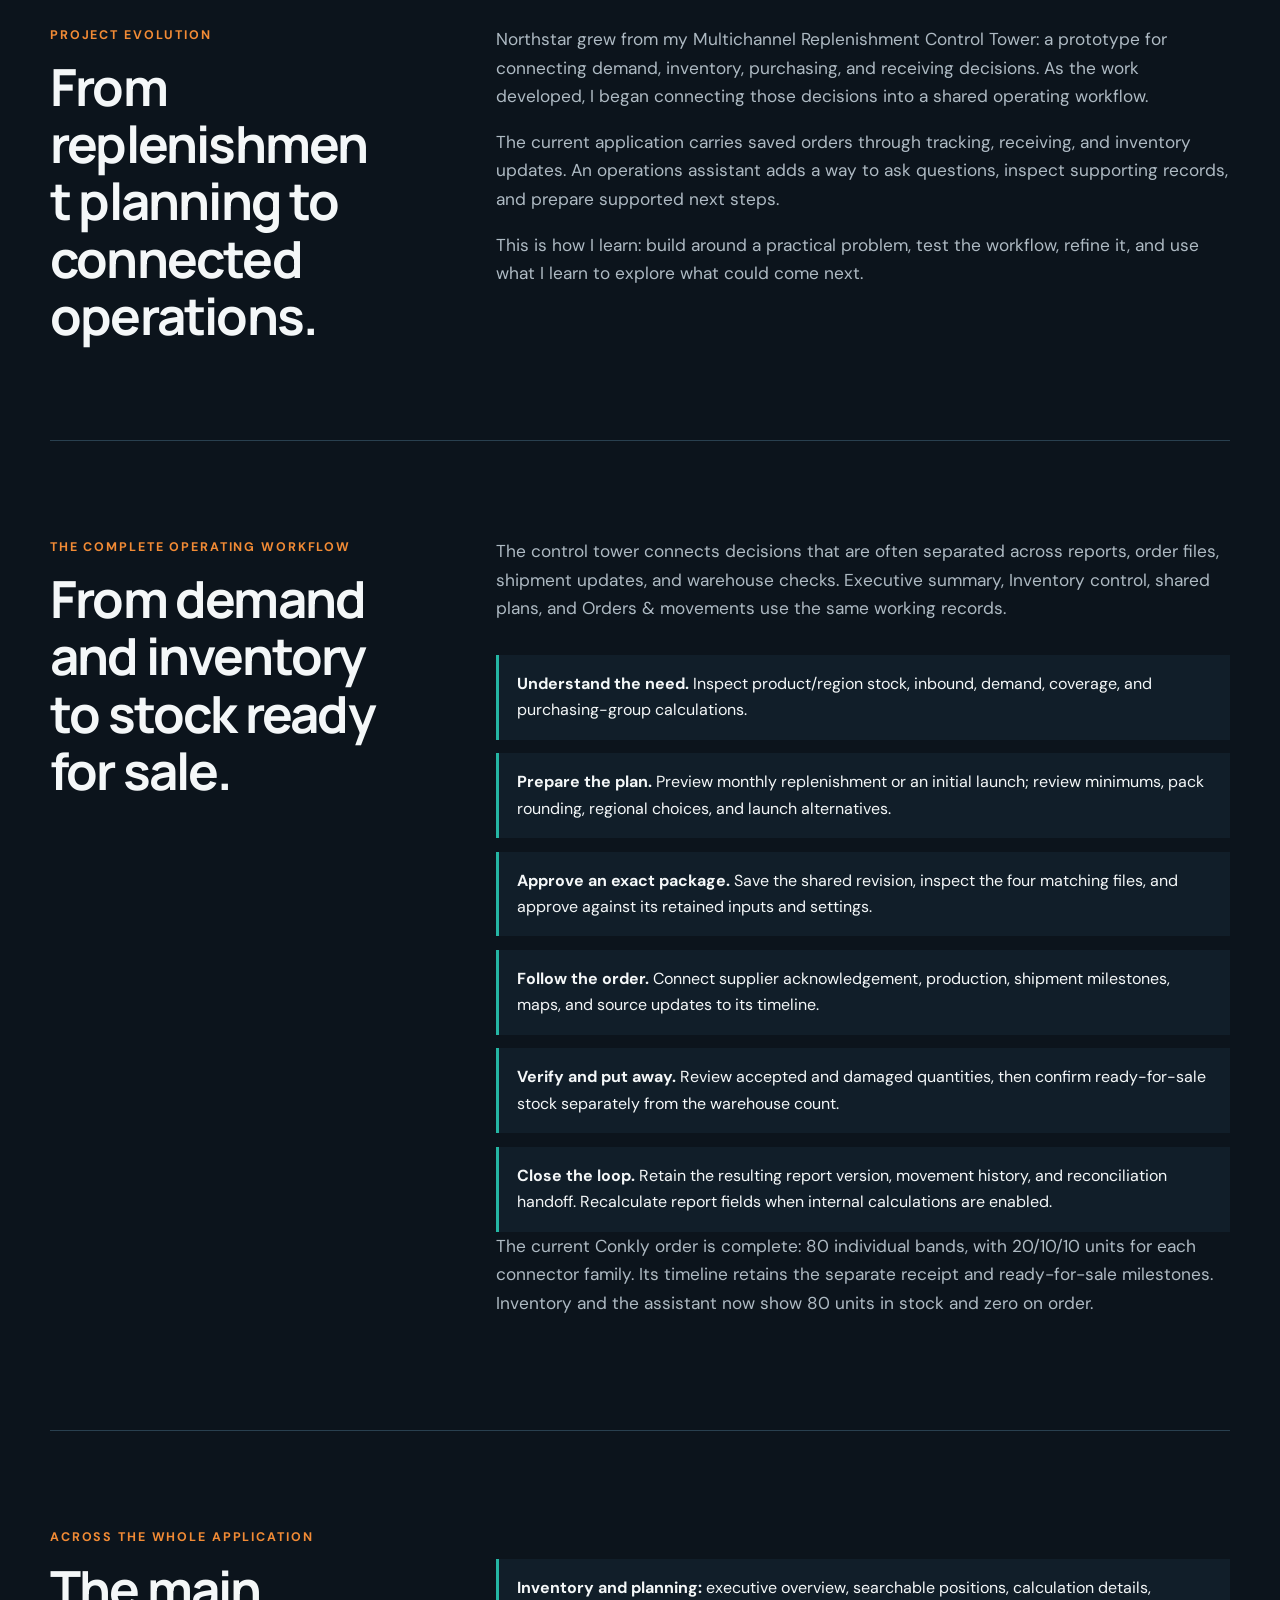
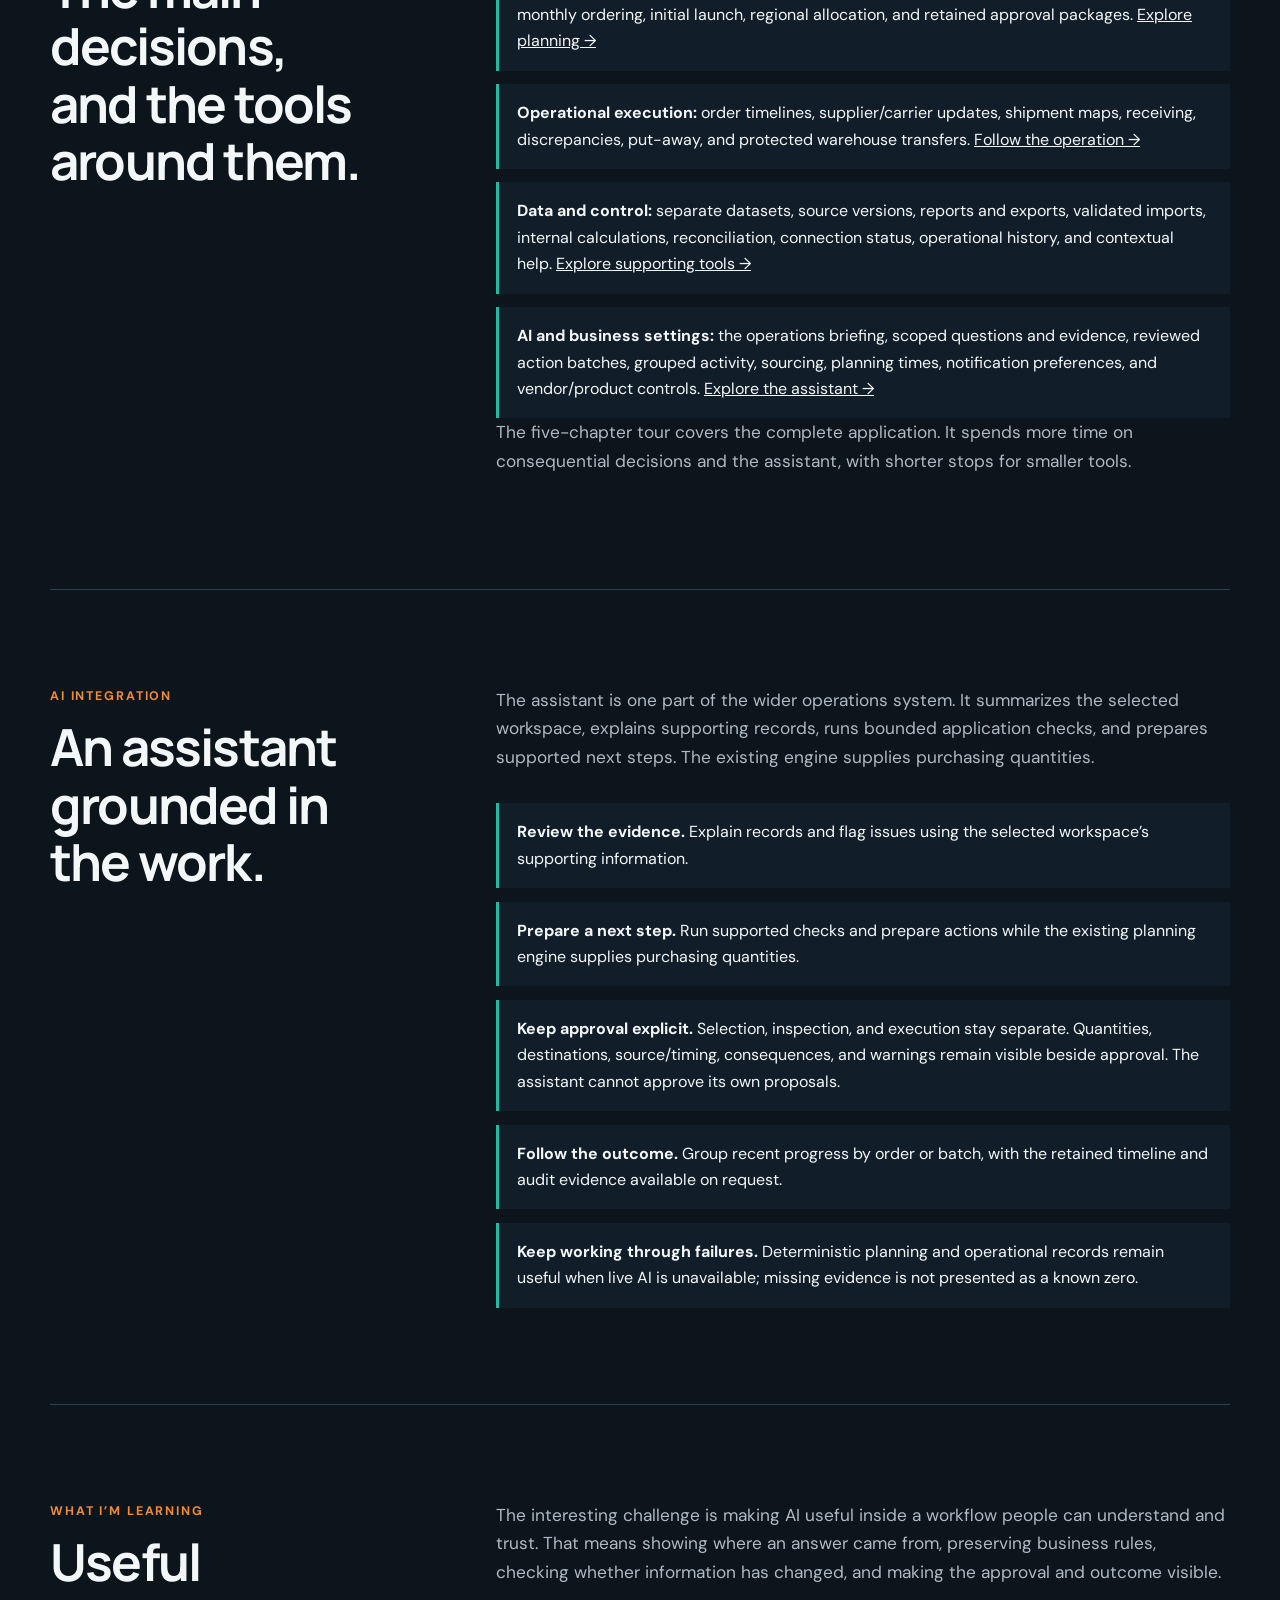
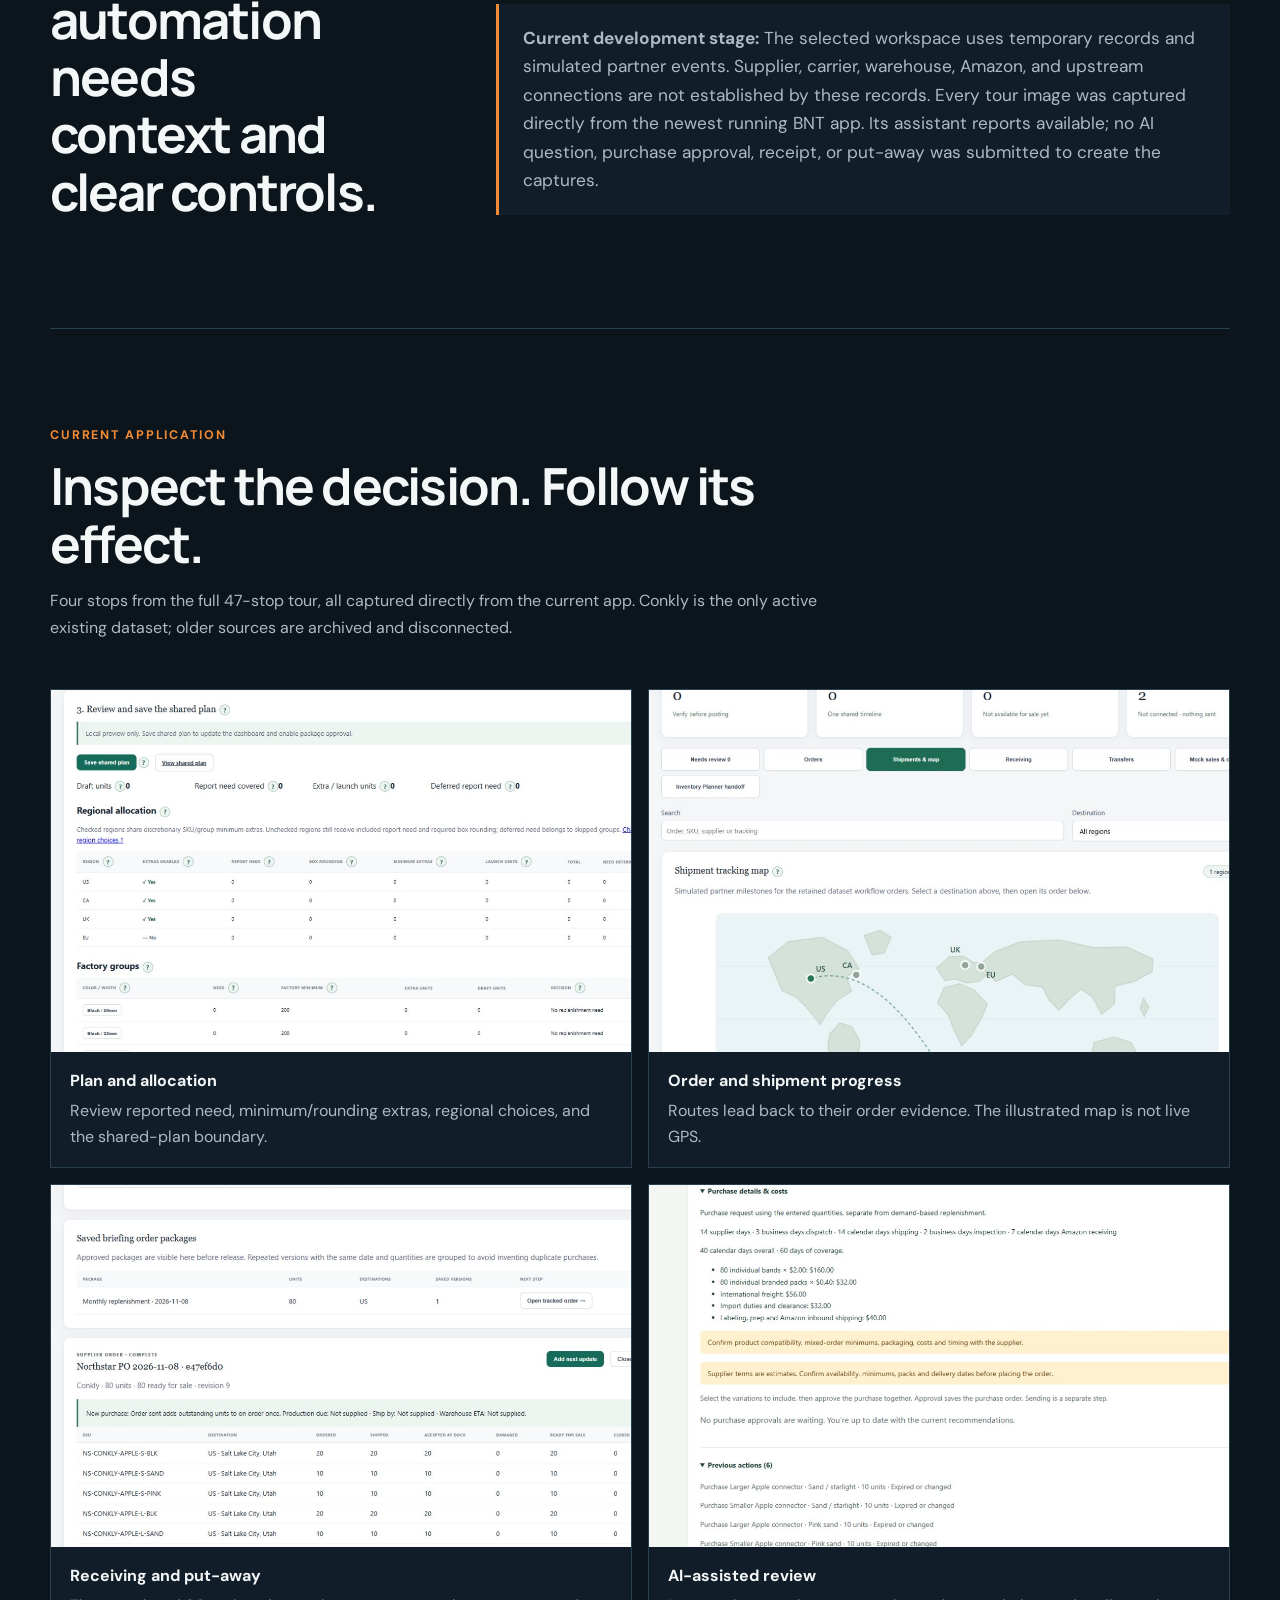
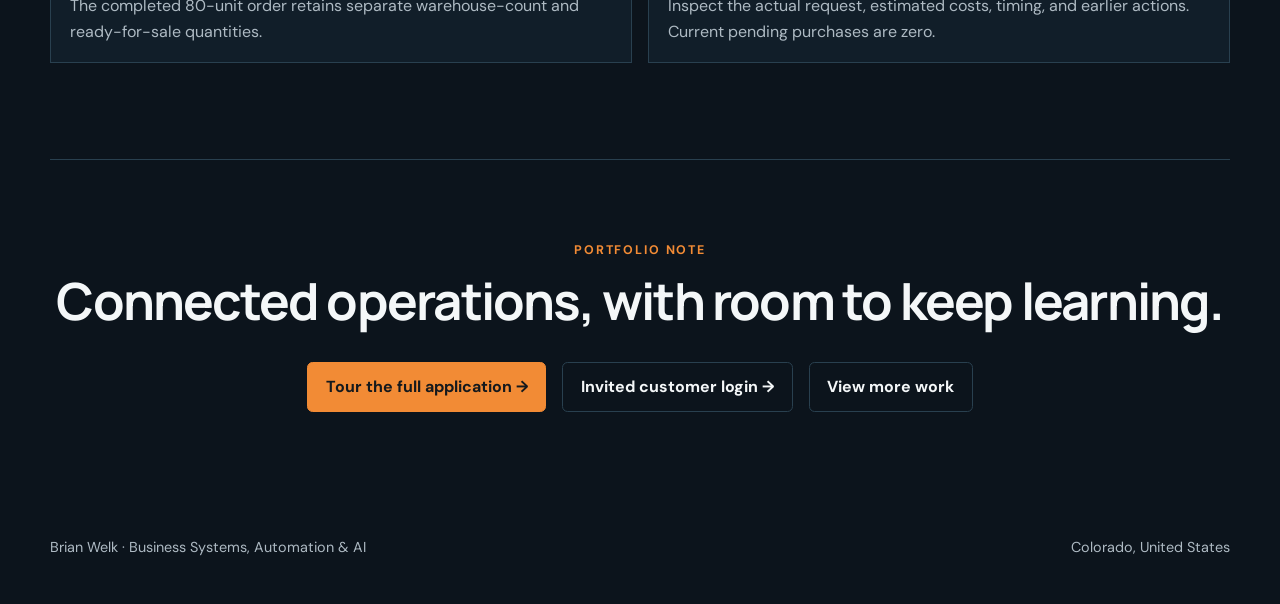
<file: projects/replenishment-control-tower.html>
<!doctype html>
<html lang="en">
  <head>
    <meta charset="utf-8" />
    <meta name="viewport" content="width=device-width, initial-scale=1" />
    <meta
      name="description"
      content="Northstar Control Tower by Brian Welk: inventory and replenishment planning, reviewed purchasing, order tracking, receiving, put-away, data reconciliation, and an AI operations assistant."
    />
    <meta name="theme-color" content="#101a24" />
    <title>Northstar Control Tower | Brian Welk</title>
    <link rel="canonical" href="https://builtbybrianwelk.com/projects/replenishment-control-tower.html" />
    <meta property="og:type" content="article" />
    <meta property="og:title" content="Northstar Control Tower | Brian Welk" />
    <meta property="og:description" content="A connected operations application from inventory planning to ready-for-sale stock, with an AI assistant and explicit human approval." />
    <meta property="og:url" content="https://builtbybrianwelk.com/projects/replenishment-control-tower.html" />
    <meta name="twitter:card" content="summary" />
    <script type="application/ld+json">
    {
      "@context": "https://schema.org",
      "@type": "CreativeWork",
      "name": "Northstar Control Tower",
      "url": "https://builtbybrianwelk.com/projects/replenishment-control-tower.html",
      "description": "An inventory and operations application connecting planning, approval, order tracking, receiving, put-away, reporting, reconciliation, and an AI operations assistant. Partner connections currently use test adapters.",
      "creator": {"@type": "Person", "@id": "https://builtbybrianwelk.com/#brian-welk", "name": "Brian Welk", "url": "https://builtbybrianwelk.com/"}
    }
    </script>
    <link rel="preconnect" href="https://fonts.googleapis.com" />
    <link rel="preconnect" href="https://fonts.gstatic.com" crossorigin />
    <link
      href="https://fonts.googleapis.com/css2?family=DM+Sans:wght@400;500;600;700&amp;family=Manrope:wght@600;700;800&amp;display=swap"
      rel="stylesheet"
    />
    <link rel="stylesheet" href="../styles.css" />
  </head>
  <body>
    <a class="skip-link" href="#main">Skip to content</a>

    <header class="site-header case-header">
      <a class="nameplate" href="../index.html" aria-label="Return to Brian Welk's portfolio">
        <span class="nameplate-mark" aria-hidden="true">BW</span>
        <span>Brian Welk</span>
      </a>
      <nav aria-label="Case study navigation">
        <a href="../index.html">← Portfolio</a>
        <a href="#operating-workflow">Operations</a>
        <a href="#assistant">AI assistant</a>
        <a href="../demos/northstar/index.html" target="_blank" rel="noreferrer">Full application tour ↗</a>
      </nav>
    </header>

    <main class="case-main" id="main">
      <section class="case-hero">
        <div>
          <p class="eyebrow">In development · Connected operations &amp; AI</p>
          <h1>Northstar Control Tower</h1>
          <p class="case-hero-summary">
            A working inventory and operations application connecting demand, planning, reviewed
            purchases, supplier progress, shipments, receiving, put-away, and reconciliation.
            An AI operations assistant helps inspect the work and prepare the next step.
          </p>
        </div>
        <dl class="case-facts">
          <div>
            <dt>Role</dt>
            <dd>Product designer, data modeler, and application developer</dd>
          </div>
          <div>
            <dt>Platform</dt>
            <dd>JavaScript, Python, SQLite, and AI integration</dd>
          </div>
          <div>
            <dt>Current stage</dt>
            <dd>Working application with invite-only customer access</dd>
          </div>
          <div>
            <dt>Public demo</dt>
            <dd>Public walkthrough and invite-only sample workspaces</dd>
          </div>
        </dl>
      </section>

      <figure class="case-cover northstar-current-cover">
        <a href="../demos/northstar/index.html"><img src="../assets/northstar/live-20261109/executive-overview.jpg" alt="Newest running Northstar app showing the current six-product CONKLY workspace with 80 units in stock" /></a>
        <figcaption>Current BNT development app · reviewed November 9, 2026. The CONKLY workspace has six products, 80 units in stock, and no units on order. Explore 47 stops across the whole app.</figcaption>
      </figure>
      <div class="case-actions">
        <a class="button button-primary" href="../demos/northstar/index.html">Tour the full application →</a>
        <a class="button button-secondary" href="https://northstar-demo.gopanamaliving.com/" target="_blank" rel="noreferrer">Invited customer login →</a>
        <a class="button button-secondary" href="#operating-workflow">Explore the operating workflow</a>
      </div>

      <section class="case-section" id="evolution">
        <div>
          <p class="eyebrow">Project evolution</p>
          <h2>From replenishment planning to connected operations.</h2>
        </div>
        <div class="case-section-copy">
          <p>Northstar grew from my Multichannel Replenishment Control Tower: a prototype
            for connecting demand, inventory, purchasing, and receiving decisions. As the
            work developed, I began connecting those decisions into a shared operating workflow.</p>
          <p>The current application carries saved orders through tracking, receiving,
            and inventory updates. An operations assistant adds a way to ask questions,
            inspect supporting records, and prepare supported next steps.</p>
          <p>This is how I learn: build around a practical problem, test the workflow,
            refine it, and use what I learn to explore what could come next.</p>
        </div>
      </section>

      <section class="case-section" id="operating-workflow">
        <div>
          <p class="eyebrow">The complete operating workflow</p>
          <h2>From demand and inventory to stock ready for sale.</h2>
        </div>
        <div class="case-section-copy">
          <p>The control tower connects decisions that are often separated across reports,
            order files, shipment updates, and warehouse checks. Executive summary, Inventory
            control, shared plans, and Orders &amp; movements use the same working records.</p>
          <ol class="outcome-list">
            <li><strong>Understand the need.</strong> Inspect product/region stock, inbound,
              demand, coverage, and purchasing-group calculations.</li>
            <li><strong>Prepare the plan.</strong> Preview monthly replenishment or an initial
              launch; review minimums, pack rounding, regional choices, and launch alternatives.</li>
            <li><strong>Approve an exact package.</strong> Save the shared revision, inspect
              the four matching files, and approve against its retained inputs and settings.</li>
            <li><strong>Follow the order.</strong> Connect supplier acknowledgement,
              production, shipment milestones, maps, and source updates to its timeline.</li>
            <li><strong>Verify and put away.</strong> Review accepted and damaged quantities,
              then confirm ready-for-sale stock separately from the warehouse count.</li>
            <li><strong>Close the loop.</strong> Retain the resulting report version,
              movement history, and reconciliation handoff. Recalculate report fields when
              internal calculations are enabled.</li>
          </ol>
          <p>The current Conkly order is complete: 80 individual bands, with 20/10/10 units
            for each connector family. Its timeline retains the separate receipt and ready-for-sale
            milestones. Inventory and the assistant now show 80 units in stock and zero on order.</p>
        </div>
      </section>

      <section class="case-section" id="application-coverage">
        <div>
          <p class="eyebrow">Across the whole application</p>
          <h2>The main decisions, and the tools around them.</h2>
        </div>
        <div class="case-section-copy">
          <ul class="outcome-list">
            <li><strong>Inventory and planning:</strong> executive overview, searchable
              positions, calculation details, monthly ordering, initial launch, regional
              allocation, and retained approval packages.
              <a href="../demos/northstar/index.html?chapter=planning">Explore planning →</a></li>
            <li><strong>Operational execution:</strong> order timelines, supplier/carrier
              updates, shipment maps, receiving, discrepancies, put-away, and protected
              warehouse transfers.
              <a href="../demos/northstar/index.html?chapter=operations">Follow the operation →</a></li>
            <li><strong>Data and control:</strong> separate datasets, source versions,
              reports and exports, validated imports, internal calculations, reconciliation,
              connection status, operational history, and contextual help.
              <a href="../demos/northstar/index.html?chapter=data">Explore supporting tools →</a></li>
            <li><strong>AI and business settings:</strong> the operations briefing, scoped
              questions and evidence, reviewed action batches, grouped activity, sourcing,
              planning times, notification preferences, and vendor/product controls.
              <a href="../demos/northstar/index.html?chapter=assistant">Explore the assistant →</a></li>
          </ul>
          <p>The five-chapter tour covers the complete application. It spends more time on
            consequential decisions and the assistant, with shorter stops for smaller tools.</p>
        </div>
      </section>

      <section class="case-section" id="assistant">
        <div>
          <p class="eyebrow">AI integration</p>
          <h2>An assistant grounded in the work.</h2>
        </div>
        <div class="case-section-copy">
          <p>The assistant is one part of the wider operations system. It summarizes the
            selected workspace, explains supporting records, runs bounded application checks,
            and prepares supported next steps. The existing engine supplies purchasing quantities.</p>
          <ul class="outcome-list">
            <li><strong>Review the evidence.</strong> Explain records and flag issues using
              the selected workspace’s supporting information.</li>
            <li><strong>Prepare a next step.</strong> Run supported checks and prepare
              actions while the existing planning engine supplies purchasing quantities.</li>
            <li><strong>Keep approval explicit.</strong> Selection, inspection, and execution
              stay separate. Quantities, destinations, source/timing, consequences, and warnings
              remain visible beside approval. The assistant cannot approve its own proposals.</li>
            <li><strong>Follow the outcome.</strong> Group recent progress by order or batch,
              with the retained timeline and audit evidence available on request.</li>
            <li><strong>Keep working through failures.</strong> Deterministic planning and
              operational records remain useful when live AI is unavailable; missing evidence
              is not presented as a known zero.</li>
          </ul>
        </div>
      </section>

      <section class="case-section">
        <div>
          <p class="eyebrow">What I’m learning</p>
          <h2>Useful automation needs context and clear controls.</h2>
        </div>
        <div class="case-section-copy">
          <p>The interesting challenge is making AI useful inside a workflow people can
            understand and trust. That means showing where an answer came from, preserving
            business rules, checking whether information has changed, and making the
            approval and outcome visible.</p>
          <p class="development-note"><strong>Current development stage:</strong>
            The selected workspace uses temporary records and simulated partner events.
            Supplier, carrier, warehouse, Amazon, and upstream connections are not established
            by these records. Every tour image was captured directly from the newest running
            BNT app. Its assistant reports available; no AI question, purchase approval,
            receipt, or put-away was submitted to create the captures.</p>
        </div>
      </section>

      <section class="case-gallery northstar-current-gallery" id="current-screens">
        <div class="gallery-heading">
          <p class="eyebrow">Current application</p>
          <h2>Inspect the decision. Follow its effect.</h2>
          <p>Four stops from the full 47-stop tour, all captured directly from the current app.
            Conkly is the only active existing dataset; older sources are archived and disconnected.</p>
        </div>
        <div class="gallery-grid">
          <figure class="gallery-item"><a href="../demos/northstar/index.html?screen=monthly-preview"><img src="../assets/northstar/live-20261108/monthly-preview.jpg" alt="Northstar monthly plan review with draft quantities and regional allocation" loading="lazy" /></a><figcaption><strong>Plan and allocation</strong>Review reported need, minimum/rounding extras, regional choices, and the shared-plan boundary.</figcaption></figure>
          <figure class="gallery-item"><a href="../demos/northstar/index.html?screen=shipments-map"><img src="../assets/northstar/live-20261108/shipments-map.jpg" alt="Northstar shipment map connected to fictional order milestones" loading="lazy" /></a><figcaption><strong>Order and shipment progress</strong>Routes lead back to their order evidence. The illustrated map is not live GPS.</figcaption></figure>
          <figure class="gallery-item"><a href="../demos/northstar/index.html?screen=putaway-preview"><img src="../assets/northstar/live-20261108/receiving-review.jpg" alt="Current completed order showing 80 accepted units and 80 units ready for sale" loading="lazy" /></a><figcaption><strong>Receiving and put-away</strong>The completed 80-unit order retains separate warehouse-count and ready-for-sale quantities.</figcaption></figure>
          <figure class="gallery-item"><a href="../demos/northstar/index.html?screen=assistant-batch"><img src="../assets/northstar/live-20261108/assistant-batch.jpg" alt="Current purchase review with the 80-band request, estimated costs, saved timing, and earlier actions" loading="lazy" /></a><figcaption><strong>AI-assisted review</strong>Inspect the actual request, estimated costs, timing, and earlier actions. Current pending purchases are zero.</figcaption></figure>
        </div>
      </section>

<section class="case-next">
        <p class="eyebrow">Portfolio note</p>
        <h2>Connected operations, with room to keep learning.</h2>
        <div class="project-links case-next-links">
          <a class="button button-primary" href="../demos/northstar/index.html">Tour the full application →</a>
        <a class="button button-secondary" href="https://northstar-demo.gopanamaliving.com/" target="_blank" rel="noreferrer">Invited customer login →</a>
          <a class="button button-secondary" href="../index.html#work">View more work</a>
        </div>
      </section>
    </main>

    <footer>
      <p>Brian Welk · Business Systems, Automation &amp; AI</p>
      <p>Colorado, United States</p>
    </footer>
  </body>
</html>
</file>
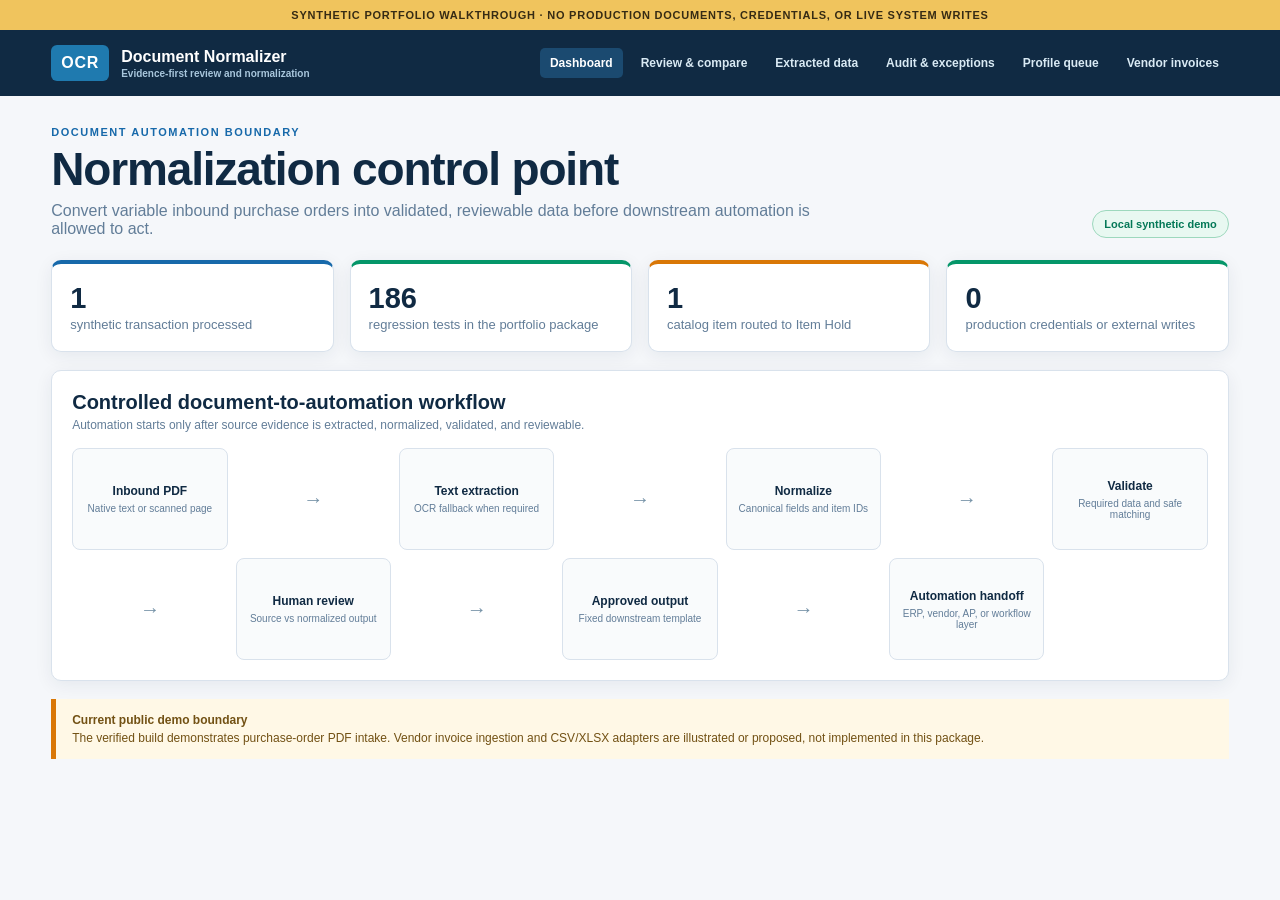
<file: demos/ocr-document-normalizer/prototype.html>
<!doctype html>
<html lang="en">
<head>
  <meta charset="utf-8" />
  <meta name="viewport" content="width=device-width,initial-scale=1" />
  <meta name="description" content="Synthetic portfolio walkthrough of an OCR document normalization workflow." />
  <title>OCR Document Normalizer | Portfolio Walkthrough</title>
  <style>
    :root{
      --navy:#102a43;--blue:#1769aa;--pale:#edf5fb;--ink:#243b53;--muted:#627d98;
      --line:#d9e2ec;--bg:#f5f7fa;--white:#fff;--red:#b42318;--amber:#9a6700;
      --green:#18794e;--green-bg:#ecfdf5;--amber-bg:#fff8e6;--shadow:0 4px 18px rgba(16,42,67,.07)
    }
    *{box-sizing:border-box}
    [hidden]{display:none!important}
    body{margin:0;background:var(--bg);color:var(--ink);font-family:Inter,"Segoe UI",Arial,sans-serif}
    button{font:inherit}
    .notice{min-height:30px;display:grid;place-items:center;padding:5px 14px;background:#f0c45d;color:#362b14;font-size:11px;font-weight:800;letter-spacing:.07em;text-align:center;text-transform:uppercase}
    .topbar{min-height:66px;padding:0 4vw;display:flex;align-items:center;justify-content:space-between;gap:24px;background:var(--navy);color:#fff}
    .brand{display:flex;align-items:center;gap:12px;font-weight:800}.mark{background:#1f7aaf;padding:9px 10px;border-radius:6px;letter-spacing:.05em}
    .brand small{display:block;color:#a8c6dc;font-size:10px;font-weight:600;margin-top:2px}
    .nav{display:flex;gap:8px;flex-wrap:wrap;justify-content:flex-end}.nav button{border:0;background:transparent;color:#d9eaf4;padding:8px 10px;border-radius:5px;font-size:12px;font-weight:700;cursor:pointer}.nav button.active,.nav button:hover{background:#1b4a70;color:#fff}
    main{max-width:1480px;margin:0 auto;padding:30px 4vw 52px}
    .heading{display:flex;align-items:end;justify-content:space-between;gap:24px;margin-bottom:22px}.eyebrow{color:var(--blue);font-size:11px;font-weight:800;letter-spacing:.14em;text-transform:uppercase}.heading h1{margin:4px 0 6px;color:var(--navy);font-size:clamp(30px,4vw,46px);letter-spacing:-.025em}.heading p{margin:0;color:var(--muted);max-width:760px}.status{display:inline-flex;padding:7px 11px;border-radius:999px;background:#e8f8f1;color:#047857;border:1px solid #9dd8bd;font-size:11px;font-weight:800}
    .grid{display:grid;gap:16px}.kpis{grid-template-columns:repeat(4,minmax(0,1fr));margin-bottom:18px}.card,.panel{background:var(--white);border:1px solid var(--line);border-radius:10px;box-shadow:var(--shadow)}.kpi{padding:18px;border-top:4px solid var(--blue)}.kpi.green{border-top-color:#059669}.kpi.amber{border-top-color:#d97706}.kpi strong{display:block;color:var(--navy);font-size:29px}.kpi span{color:var(--muted);font-size:13px}
    .panel{padding:20px}.panel h2{margin:0;color:var(--navy);font-size:20px}.panel-sub{margin:4px 0 16px;color:var(--muted);font-size:12px}
    .workflow{display:grid;grid-template-columns:repeat(7,minmax(0,1fr));gap:8px;align-items:center}.step{padding:14px 10px;border:1px solid var(--line);border-radius:8px;background:#f9fbfc;text-align:center;min-height:102px;display:grid;place-items:center}.step strong{display:block;color:var(--navy);font-size:12px}.step small{display:block;color:var(--muted);font-size:10px;margin-top:5px}.arrow{color:#7592a7;text-align:center;font-size:20px}
    .compare{display:grid;grid-template-columns:1fr 1fr;gap:16px}.doc-panel{overflow:hidden;background:#fff;border:1px solid var(--line);border-radius:10px;box-shadow:var(--shadow)}.doc-head{display:flex;align-items:center;justify-content:space-between;gap:14px;padding:14px 16px;border-bottom:1px solid var(--line)}.doc-head h2{font-size:17px}.doc-head small{display:block;color:var(--muted);font-size:11px;margin-top:3px}.doc{background:#e9eef3;padding:18px;min-height:690px}.paper{width:min(100%,640px);min-height:655px;margin:auto;background:#fff;box-shadow:0 6px 18px rgba(16,42,67,.12);padding:46px 48px;color:#171717}
    .source-paper h3{margin:0 0 30px;color:#111;font-size:28px;letter-spacing:.01em}.source-paper p{margin:0 0 16px;font-size:15px}.source-paper .lines{margin-top:22px}
    .normalized-paper{padding:0 0 42px}.normalized-title{background:#173f5d;color:#fff;padding:20px 40px;font-size:21px;font-weight:800}.norm-body{padding:32px 40px}.norm-body h3{margin:0 0 10px;color:#173f5d;font-size:17px}.field-grid{display:grid;grid-template-columns:165px 1fr;margin-bottom:22px;font-size:12px}.field-grid div{padding:7px 9px}.field-grid .label{background:#e7eef4;font-weight:800}.items{width:100%;border-collapse:collapse;font-size:11px}.items th{padding:8px;background:#d8e8f4;text-align:left;color:#3a4b5b}.items td{padding:10px 8px;border-bottom:1px solid #eef2f5}
    .review-strip{display:flex;align-items:center;justify-content:space-between;gap:16px;margin-bottom:16px;padding:13px 16px;border:1px solid #9dd8bd;border-radius:8px;background:#f0fbf6}.review-strip strong{color:#0f6b4c}.review-strip span{color:var(--muted);font-size:12px}
    .two{grid-template-columns:minmax(0,1.3fr) minmax(320px,.7fr)}.fields{margin:0;border:1px solid var(--line);border-radius:7px;overflow:hidden}.fields div{display:grid;grid-template-columns:190px 1fr;border-bottom:1px solid var(--line)}.fields div:last-child{border-bottom:0}.fields dt,.fields dd{margin:0;padding:10px 12px;font-size:12px}.fields dt{background:#f7f9fb;font-weight:800}.validation{border-left:5px solid #059669}.warning{padding:11px 13px;border-radius:6px;background:var(--amber-bg);color:var(--amber);font-size:12px}
    table{width:100%;border-collapse:collapse}th{padding:10px;text-align:left;color:var(--muted);font-size:10px;text-transform:uppercase;letter-spacing:.05em;border-bottom:1px solid var(--line)}td{padding:11px 10px;border-bottom:1px solid #edf2f7;font-size:12px}.pill{display:inline-flex;padding:4px 8px;border-radius:999px;font-size:10px;font-weight:800;text-transform:uppercase}.pill.processed{background:#d1fae5;color:#047857}.pill.hold{background:#fff3cd;color:#8a5700}.pill.pending{background:#e0f2fe;color:#075985}
    .audit article{padding:12px 0;border-bottom:1px solid var(--line);font-size:12px}.audit article:last-child{border-bottom:0}.audit strong{display:block;color:var(--navy)}.audit span{display:block;color:var(--muted);margin-top:3px}
    .profile-grid{grid-template-columns:repeat(3,minmax(0,1fr));margin-bottom:16px}.profile-box{padding:18px;border-top:4px solid var(--blue)}.profile-box.green{border-top-color:#059669}.profile-box.amber{border-top-color:#d97706}.profile-box strong{display:block;color:var(--navy);font-size:30px}.profile-box span{color:var(--muted);font-size:13px}
    .boundary{margin-top:18px;padding:14px 16px;border-left:5px solid #d97706;background:#fff8e6;color:#725114;font-size:12px}.boundary strong{display:block;margin-bottom:4px}
    .invoice-evidence{display:grid;grid-template-columns:repeat(2,minmax(0,1fr));gap:16px;margin:18px 0}
    .invoice-evidence .paper{min-height:410px;padding:32px;box-shadow:none}
    .invoice-evidence .doc{min-height:440px;padding:12px}
    .invoice-evidence h3{margin:0 0 16px;font-size:23px}
    .invoice-evidence .source-line{display:flex;justify-content:space-between;gap:12px;border-bottom:1px solid var(--line);padding:10px 0;font-size:13px}
    .invoice-evidence .source-line span:last-child{text-align:right}
    .invoice-compare{margin:18px 0;overflow-x:auto}.invoice-compare table{min-width:730px}
    .invoice-compare td strong{font-size:13px}.invoice-compare .variance{color:var(--red);font-weight:800}
    .review-form{display:grid;gap:12px;max-width:760px}.review-form label{font-size:13px;font-weight:700}
    .review-form textarea{width:100%;min-height:70px;padding:10px;border:1px solid var(--line);border-radius:6px;font:inherit}
    .review-form button{padding:10px 14px;border:0;border-radius:6px;background:var(--blue);color:#fff;font-weight:700;cursor:pointer}
    .review-form button:disabled{background:#a2b4c3;cursor:not-allowed}
    .review-form .actions{display:flex;gap:10px;flex-wrap:wrap}.review-form .secondary{background:#e7eef4;color:var(--navy)}
    .review-form .check{display:flex;align-items:center;gap:9px}
    .review-form .check input{width:17px;height:17px}
    .result{padding:12px 14px;border-radius:6px;background:var(--amber-bg);color:var(--amber);font-size:13px}
    .result.approved{background:var(--green-bg);color:var(--green)}
    .footer-note{margin-top:18px;color:#829ab1;font-size:10px}
    @media(max-width:980px){.kpis,.profile-grid{grid-template-columns:repeat(2,1fr)}.compare,.two,.invoice-evidence{grid-template-columns:1fr}.workflow{grid-template-columns:1fr}.arrow{transform:rotate(90deg)}}
    @media(max-width:680px){.topbar{align-items:flex-start;flex-direction:column;padding-top:12px;padding-bottom:12px}.nav{justify-content:flex-start}.kpis,.profile-grid{grid-template-columns:1fr}.paper{padding-left:28px;padding-right:28px}.field-grid{grid-template-columns:130px 1fr}}
  </style>
</head>
<body>
<div class="notice">Synthetic portfolio walkthrough · no production documents, credentials, or live system writes</div>
<header class="topbar">
  <div class="brand"><span class="mark">OCR</span><span>Document Normalizer<small>Evidence-first review and normalization</small></span></div>
  <nav class="nav" aria-label="Demo views">
    <button data-view="dashboard">Dashboard</button>
    <button data-view="compare">Review &amp; compare</button>
    <button data-view="fields">Extracted data</button>
    <button data-view="audit">Audit &amp; exceptions</button>
    <button data-view="profiles">Profile queue</button>
    <button data-view="invoice">Vendor invoices</button>
  </nav>
</header>
<main id="screen"></main>
<script>
const pageTitle={
  dashboard:"Normalization control point",
  compare:"Side-by-side document review",
  fields:"Extracted and normalized data",
  audit:"Audit trail and exception handling",
  profiles:"Customer profile approval",
  invoice:"Vendor invoice intake concept"
};

function heading(kicker,title,desc,status){
  return `<section class="heading"><div><div class="eyebrow">${kicker}</div><h1>${title}</h1><p>${desc}</p></div><span class="status">${status}</span></section>`;
}
function dashboard(){
  return heading("Document automation boundary","Normalization control point","Convert variable inbound purchase orders into validated, reviewable data before downstream automation is allowed to act.","Local synthetic demo")+
  `<section class="grid kpis">
    <div class="card kpi"><strong>1</strong><span>synthetic transaction processed</span></div>
    <div class="card kpi green"><strong>186</strong><span>regression tests in the portfolio package</span></div>
    <div class="card kpi amber"><strong>1</strong><span>catalog item routed to Item Hold</span></div>
    <div class="card kpi green"><strong>0</strong><span>production credentials or external writes</span></div>
  </section>
  <section class="panel">
    <h2>Controlled document-to-automation workflow</h2>
    <p class="panel-sub">Automation starts only after source evidence is extracted, normalized, validated, and reviewable.</p>
    <div class="workflow">
      <div class="step"><div><strong>Inbound PDF</strong><small>Native text or scanned page</small></div></div><div class="arrow">→</div>
      <div class="step"><div><strong>Text extraction</strong><small>OCR fallback when required</small></div></div><div class="arrow">→</div>
      <div class="step"><div><strong>Normalize</strong><small>Canonical fields and item IDs</small></div></div><div class="arrow">→</div>
      <div class="step"><div><strong>Validate</strong><small>Required data and safe matching</small></div></div><div class="arrow">→</div>
      <div class="step"><div><strong>Human review</strong><small>Source vs normalized output</small></div></div><div class="arrow">→</div>
      <div class="step"><div><strong>Approved output</strong><small>Fixed downstream template</small></div></div><div class="arrow">→</div>
      <div class="step"><div><strong>Automation handoff</strong><small>ERP, vendor, AP, or workflow layer</small></div></div>
    </div>
  </section>
  <div class="boundary"><strong>Current public demo boundary</strong>The verified build demonstrates purchase-order PDF intake. Vendor invoice ingestion and CSV/XLSX adapters are illustrated or proposed, not implemented in this package.</div>`;
}
function compare(){
  return heading("Human-in-the-loop review","Side-by-side document review","The reviewer can compare the immutable source against a fixed normalized template before a document becomes eligible for downstream capture.","Candidate ready for review")+
  `<div class="review-strip"><div><strong>Visual verification required</strong><br><span>Source evidence remains visible while normalized fields and item decisions are reviewed.</span></div><span>Sample 1 of 1</span></div>
  <div class="compare">
    <section class="doc-panel"><div class="doc-head"><div><h2>Original customer document</h2><small>northstar_purchase_order.pdf · immutable source</small></div><span class="pill pending">Source</span></div>
      <div class="doc"><div class="paper source-paper"><h3>PURCHASE ORDER</h3><p>Northstar Integration, LLC</p><p>northstar.example</p><div class="lines"><p>Northstar Order Reference: DEMO-1001</p><p>Quote Number: QT10001</p><p>Ship Via: Ground</p><p>Site Project: DEMO-SITE-7</p><p>Ship To:</p><p>Northstar Example Site</p><p>Attn: Taylor Morgan</p><p>Phone: 555-010-0100</p><p>100 Main Street</p><p>Example City, CO 80000</p><p>PART REF: CAM-100 QTY: 2 UNIT: 125.00 TOTAL: 250.00</p><p>PART REF: UNKNOWN-9 QTY: 1 UNIT: 20.00 TOTAL: 20.00</p></div></div></div>
    </section>
    <section class="doc-panel"><div class="doc-head"><div><h2>Normalized output</h2><small>Fixed machine-readable downstream template</small></div><span class="pill processed">Validated</span></div>
      <div class="doc"><div class="paper normalized-paper"><div class="normalized-title">NORMALIZED PURCHASE ORDER</div><div class="norm-body"><h3>PURCHASE ORDER</h3>
        <div class="field-grid"><div class="label">CustomerName</div><div>Northstar Integration, LLC</div><div class="label">CustPO</div><div>DEMO-1001</div><div class="label">QuoteNumber</div><div>QT10001</div><div class="label">ShipVia</div><div>Ground</div><div class="label">JobNumber</div><div>DEMO-SITE-7</div></div>
        <h3>SHIP-TO</h3><div class="field-grid"><div class="label">Business</div><div>Northstar Example Site</div><div class="label">Attn</div><div>Taylor Morgan</div><div class="label">PhoneNumber</div><div>555-010-0100</div><div class="label">Address1</div><div>100 Main Street</div><div class="label">City</div><div>Example City</div><div class="label">State / Zip</div><div>CO 80000</div></div>
        <h3>ITEMS</h3><table class="items"><thead><tr><th>Line</th><th>Normalized item</th><th>Qty</th><th>Unit</th><th>Extended</th></tr></thead><tbody><tr><td>1</td><td>CAM-100-STD</td><td>2</td><td>125.00</td><td>250.00</td></tr><tr><td>2</td><td><span class="pill hold">Item Hold</span></td><td>1</td><td>20.00</td><td>20.00</td></tr></tbody></table>
      </div></div></div>
    </section>
  </div>`;
}
function fields(){
  return heading("Evidence-first extraction","Extracted and normalized data","The source value is preserved separately from the normalized value so cleanup never erases what the customer actually sent.","Validation passed")+
  `<div class="grid two">
    <section class="panel validation"><h2>Normalized order fields</h2><p class="panel-sub">Profile NORTHSTAR_INTEGRATION · version 1.0.0-example</p>
      <dl class="fields"><div><dt>Customer PO</dt><dd>DEMO-1001</dd></div><div><dt>Quote number</dt><dd>QT10001</dd></div><div><dt>Ship via</dt><dd>Ground</dd></div><div><dt>Job number</dt><dd>DEMO-SITE-7</dd></div><div><dt>Business</dt><dd>Northstar Example Site</dd></div><div><dt>Attention</dt><dd>Taylor Morgan</dd></div><div><dt>Phone</dt><dd>555-010-0100</dd></div><div><dt>Address</dt><dd>100 Main Street, Example City, CO 80000</dd></div></dl>
    </section>
    <section class="panel"><h2>Catalog decisions</h2><p class="panel-sub">Conservative matching favors review over silent guessing.</p>
      <table><thead><tr><th>Source item</th><th>Normalized item</th><th>Decision</th></tr></thead><tbody><tr><td>CAM-100</td><td>CAM-100-STD</td><td><span class="pill processed">Matched</span></td></tr><tr><td>UNKNOWN-9</td><td>Item Hold</td><td><span class="pill hold">Review</span></td></tr></tbody></table>
      <div class="warning" style="margin-top:16px"><strong>Why Item Hold matters:</strong> ambiguous or unsupported item matches are not guessed. The original source value remains available for review and audit.</div>
    </section>
  </div>`;
}
function audit(){
  return heading("Governance and recovery","Audit trail and exception handling","Every state transition and manual correction is reviewable before an automated workflow is trusted with the normalized result.","Traceable by design")+
  `<div class="grid two">
    <section class="panel audit"><h2>Transaction audit</h2><p class="panel-sub">Newest event first</p>
      <article><strong>unmatched_catalog_items</strong><span>System · UNKNOWN-9 routed to Item Hold</span><p>Source value retained because the catalog did not provide a unique safe match.</p></article>
      <article><strong>status:processed</strong><span>System · normalized output generated</span></article>
      <article><strong>intake</strong><span>System · package accepted into controlled processing</span></article>
    </section>
    <section class="panel"><h2>Exception controls</h2><p class="panel-sub">The full application supports field overrides, source-page evidence, retry, rejection, archive, and regeneration.</p>
      <dl class="fields"><div><dt>Override evidence</dt><dd>Source page and exact supporting text required</dd></div><div><dt>Audit reason</dt><dd>Required for each field correction</dd></div><div><dt>Retry</dt><dd>Available for retryable technical failures</dd></div><div><dt>Reject</dt><dd>Retains package and reason</dd></div><div><dt>Regenerate</dt><dd>Normalized output rebuilt after approved changes</dd></div></dl>
    </section>
  </div>`;
}
function profiles(){
  return heading("Customer onboarding","Customer profile approval","New document layouts are isolated until their extraction rules and normalized previews have been reviewed.","1 synthetic profile pending")+
  `<section class="grid profile-grid"><div class="card profile-box"><strong>1</strong><span>Total profiles</span></div><div class="card profile-box green"><strong>0</strong><span>Approved in this walkthrough</span></div><div class="card profile-box amber"><strong>1</strong><span>Ready for review</span></div></section>
  <section class="panel"><h2>Profile queue</h2><p class="panel-sub">Candidate rules remain isolated from normal processing until review is complete.</p>
    <table><thead><tr><th>Company</th><th>Customer key</th><th>Workflow status</th><th>Samples</th><th>Review</th></tr></thead><tbody><tr><td>Northstar Integration</td><td><code>NORTHSTAR_INTEGRATION</code></td><td><span class="pill hold">Ready for approval</span></td><td>1</td><td>Side-by-side comparison required</td></tr></tbody></table>
    <div class="boundary"><strong>Clean-room portfolio edition</strong>The shared project contains fictional profiles, generated PDFs, local SQLite schema, and tests. It excludes production customer files, credentials, deployment configuration, and Git history.</div>
  </section>`;
}
function invoice(){
  return heading("PO-to-invoice review · synthetic example","Vendor invoice ingestion","Compare the actual purchase-order values with the invoice, retain both source documents, and resolve differences before AP release.","Interactive local review")+
  `<div class="boundary"><strong>Portfolio prototype</strong>These are fictional source documents and a browser-only approval simulation. The verified parser currently handles customer purchase-order PDFs. Vendor invoice OCR, email intake, receipt matching, and accounting integration are the proposed next build.</div>
  <section class="grid kpis" style="margin-top:18px">
    <div class="card kpi"><strong>PO-3017</strong><span>matched by vendor and PO reference</span></div>
    <div class="card kpi amber"><strong id="invoice-unit-kpi">$10</strong><span>unit price variance on CAM-100</span></div>
    <div class="card kpi amber"><strong id="invoice-total-kpi">$20</strong><span>extended line variance, quantity 2</span></div>
    <div class="card kpi"><strong id="invoice-state-kpi">Pending</strong><span>receipt confirmation and approval</span></div>
  </section>
  <section class="panel"><h2>Linked source documents</h2><p class="panel-sub">Both records are fictional. The values below are the evidence used by the comparison, not unexplained validation labels.</p>
    <div class="invoice-evidence">
      <section class="doc-panel" aria-label="Original purchase order"><div class="doc-head"><div><h2>Original purchase order</h2><small>po_3017.pdf · source PO record</small></div><span class="pill pending">PO source</span></div>
        <div class="doc"><div class="paper"><h3>PURCHASE ORDER</h3><div class="source-line"><strong>Buyer</strong><span>Northstar Integration, LLC</span></div><div class="source-line"><strong>Vendor</strong><span>Summit Supply Co.</span></div><div class="source-line"><strong>PO number</strong><span>PO-3017</span></div><div class="source-line"><strong>Item</strong><span>CAM-100</span></div><div class="source-line"><strong>Quantity × unit price</strong><span>2 × $120.00</span></div><div class="source-line"><strong>Item extended</strong><span>$240.00</span></div><div class="source-line"><strong>Freight</strong><span>$12.00</span></div><div class="source-line"><strong>PO expected total</strong><span><strong>$252.00</strong></span></div></div></div>
      </section>
      <section class="doc-panel" aria-label="Original vendor invoice"><div class="doc-head"><div><h2>Original vendor invoice</h2><small>summit_supply_inv_2048.pdf · invoice source</small></div><span class="pill pending" id="original-invoice-state">Original · on hold</span></div>
        <div class="doc"><div class="paper"><h3>INVOICE</h3><div class="source-line"><strong>Vendor</strong><span>Summit Supply Co.</span></div><div class="source-line"><strong>Invoice number</strong><span>SS-2048 · Sep 15, 2026</span></div><div class="source-line"><strong>PO reference</strong><span>PO-3017</span></div><div class="source-line"><strong>Item</strong><span>CAM-100</span></div><div class="source-line"><strong>Quantity × unit price</strong><span>2 × $130.00</span></div><div class="source-line"><strong>Item extended</strong><span>$260.00</span></div><div class="source-line"><strong>Freight</strong><span>$12.00</span></div><div class="source-line"><strong>Invoice total due</strong><span><strong>$272.00</strong></span></div></div></div>
      </section>
      <section class="doc-panel" id="revised-invoice-source" aria-label="Corrected vendor invoice" hidden><div class="doc-head"><div><h2>Corrected vendor invoice</h2><small>summit_supply_inv_2048_r1.pdf · linked to original SS-2048</small></div><span class="pill processed">Revised · active candidate</span></div>
        <div class="doc"><div class="paper"><h3>REVISED INVOICE</h3><div class="source-line"><strong>Vendor</strong><span>Summit Supply Co.</span></div><div class="source-line"><strong>Invoice number</strong><span>SS-2048-R1 · Sep 17, 2026</span></div><div class="source-line"><strong>Corrects</strong><span>SS-2048 · Sep 15, 2026</span></div><div class="source-line"><strong>PO reference</strong><span>PO-3017</span></div><div class="source-line"><strong>Item</strong><span>CAM-100</span></div><div class="source-line"><strong>Quantity × unit price</strong><span>2 × $120.00</span></div><div class="source-line"><strong>Item extended</strong><span>$240.00</span></div><div class="source-line"><strong>Freight</strong><span>$12.00</span></div><div class="source-line"><strong>Revised total due</strong><span><strong>$252.00</strong></span></div></div></div>
      </section>
    </div>
  </section>
  <section class="panel invoice-compare"><h2>PO-to-invoice comparison</h2><p class="panel-sub" id="invoice-match-note">Matched on vendor, PO reference, and item ID. A duplicate check flags another invoice with the same vendor and invoice number; a corrected version must be linked to the original, never silently added as a second payable.</p>
    <table><thead><tr><th>Check</th><th>Original PO · PO-3017</th><th id="comparison-invoice-header">Invoice · SS-2048</th><th>Difference / control</th></tr></thead><tbody>
      <tr><td>Vendor + PO link</td><td>Summit Supply Co.</td><td>Summit Supply Co. · PO-3017</td><td><span class="pill processed">Matched</span></td></tr>
      <tr><td>CAM-100 quantity</td><td>2</td><td>2</td><td><span class="pill processed">Matched</span></td></tr>
      <tr><td>CAM-100 unit price</td><td><strong>$120.00</strong></td><td id="invoice-compare-unit"><strong>$130.00</strong></td><td class="variance" id="invoice-unit-difference">+$10.00 per unit</td></tr>
      <tr><td>CAM-100 extended</td><td>2 × $120 = $240.00</td><td id="invoice-compare-line">2 × $130 = $260.00</td><td class="variance" id="invoice-line-difference">+$20.00 line variance</td></tr>
      <tr><td>Freight / tax</td><td>$12.00 / $0.00</td><td>$12.00 / $0.00</td><td><span class="pill processed">Matched</span></td></tr>
      <tr><td>Document total</td><td><strong>$252.00</strong></td><td id="invoice-compare-total"><strong>$272.00</strong></td><td class="variance" id="invoice-total-difference">+$20.00 invoice over PO</td></tr>
      <tr><td>Receipt</td><td>Expected: 2 CAM-100</td><td>Invoice: 2 CAM-100</td><td><span class="pill hold">Confirmation required</span></td></tr>
    </tbody></table>
  </section>
  <div class="grid two">
    <section class="panel"><h2>Resolve the vendor discrepancy</h2><p class="panel-sub">Ask the vendor to correct an overcharge, or verify and document an authorized price change. The original invoice remains on hold either way.</p>
      <div class="review-form"><label class="check"><input id="invoice-receipt" type="checkbox" />I verified receipt of 2 CAM-100 units against PO-3017</label>
        <div id="original-review-fields"><label class="check"><input id="invoice-vendor-confirmed" type="checkbox" />I confirmed with the vendor that the $130 price is authorized</label>
          <label for="invoice-reason">Vendor confirmation and reason to accept the $20 difference</label><textarea id="invoice-reason" placeholder="Vendor contact, date, and evidence of approved price change"></textarea></div>
        <label class="check" id="revised-review-field" hidden><input id="invoice-revised-confirmed" type="checkbox" />I compared corrected invoice SS-2048-R1 to PO-3017 and confirmed the $252 total</label>
        <div class="actions"><button id="invoice-request-correction" type="button">Request corrected invoice</button><button id="invoice-receive-revision" class="secondary" type="button" hidden>Simulate revised invoice received</button><button id="invoice-approve" class="secondary" type="button">Approve verified variance</button><button id="invoice-reset" class="secondary" type="button">Reset review</button><button id="invoice-export" class="secondary" type="button" disabled>Export AP-ready JSON</button></div>
        <div id="invoice-result" class="result" role="status">On hold: verify the vendor price before accepting it, or request a corrected invoice. No AP payload released.</div>
      </div>
    </section>
    <section class="panel"><h2>Decision audit trail</h2><p class="panel-sub">Every stage points back to PO-3017 and SS-2048. Actions in this demo last only for the current browser view.</p>
      <div class="audit" id="invoice-audit"><article><strong>intake:invoice</strong><span>SS-2048 · Summit Supply Co. · $272.00</span></article><article><strong>match:purchase_order</strong><span>PO-3017 · CAM-100 quantity 2 · PO $120/unit · invoice $130/unit</span></article><article><strong>exception:price_variance</strong><span>+$10/unit × 2 = +$20 · AP handoff blocked pending receipt and approval</span></article></div>
    </section>
  </div>
  <div class="boundary"><strong>Automation boundary</strong>The corrected invoice arrival, vendor confirmation, and receipt check are simulated. A real workflow must retain both source files and vendor correspondence, treat the first invoice as superseded, recheck the revision against the PO and receipt, and persist approval before creating one payable. No bills are posted here.</div>`;
}
function setupInvoice(){
  const $=id=>document.getElementById(id);
  const receipt=$("invoice-receipt"),reason=$("invoice-reason"),vendorConfirmed=$("invoice-vendor-confirmed");
  const status=$("invoice-result"),audit=$("invoice-audit"),exportButton=$("invoice-export");
  const corrected=$("revised-invoice-source"),requestButton=$("invoice-request-correction"),receiveButton=$("invoice-receive-revision"),approveButton=$("invoice-approve");
  let state="original",approval=null;
  function event(name,detail,note){
    const row=document.createElement("article"),title=document.createElement("strong"),line=document.createElement("span");
    title.textContent=name;line.textContent=detail;row.append(title,line);
    if(note){const p=document.createElement("p");p.textContent=note;row.append(p)}
    audit.append(row);
  }
  requestButton.addEventListener("click",()=>{
    if(state!=="original")return;
    state="correction_requested";
    requestButton.disabled=true;receiveButton.hidden=false;approveButton.disabled=true;
    $("original-invoice-state").textContent="Disputed · on hold";
    $("invoice-state-kpi").textContent="Disputed";
    status.textContent="Correction requested from Summit Supply Co. Original SS-2048 remains on hold. Await a revised source invoice; do not pay either version yet.";
    event("vendor:correction_requested","SS-2048 · $272.00 disputed against PO-3017 · $252.00","Vendor asked to issue a corrected invoice. Original retained as evidence and blocked from AP.");
  });
  receiveButton.addEventListener("click",()=>{
    if(state!=="correction_requested")return;
    state="revised";
    receiveButton.hidden=true;corrected.hidden=false;
    $("original-invoice-state").textContent="Superseded · do not pay";
    $("invoice-unit-kpi").textContent="$0";$("invoice-total-kpi").textContent="$0";$("invoice-state-kpi").textContent="Recheck";
    $("comparison-invoice-header").textContent="Corrected invoice · SS-2048-R1";
    $("invoice-compare-unit").textContent="$120.00";$("invoice-unit-difference").textContent="$0.00 · matched";
    $("invoice-compare-line").textContent="2 × $120 = $240.00";$("invoice-line-difference").textContent="$0.00 · matched";
    $("invoice-compare-total").textContent="$252.00";$("invoice-total-difference").textContent="$0.00 · matched";
    ["invoice-unit-difference","invoice-line-difference","invoice-total-difference"].forEach(id=>$(id).classList.remove("variance"));
    $("invoice-match-note").textContent="Revision SS-2048-R1 explicitly corrects SS-2048 and is linked to PO-3017. Recheck vendor, item, quantity, price, freight, total, and receipt. The original is superseded, not a second payable.";
    $("original-review-fields").hidden=true;$("revised-review-field").hidden=false;
    approveButton.disabled=false;approveButton.textContent="Approve matched revision";
    status.textContent="Revised invoice SS-2048-R1 matches PO-3017 at $252. Confirm receipt and review the corrected source before approval.";
    event("intake:revised_invoice","SS-2048-R1 · $252.00 · corrects SS-2048","Original $272 invoice marked superseded; revision linked to same PO, not entered as a second bill.");
    event("match:revised_invoice","PO-3017 · CAM-100 2 × $120 = $240; freight $12; total $252","Price and total variance resolved. Receipt and reviewer sign-off still required.");
  });
  approveButton.addEventListener("click",()=>{
    if(state==="correction_requested")return;
    if(!receipt.checked){
      status.textContent="On hold: verify receipt of 2 CAM-100 units before approving any invoice.";
      return;
    }
    if(state==="original" && (!vendorConfirmed.checked || !reason.value.trim())){
      status.textContent="On hold: confirm the vendor's authorized price and record the contact, date, and reason before accepting the $20 variance.";
      return;
    }
    if(state==="revised" && !$("invoice-revised-confirmed").checked){
      status.textContent="On hold: compare the corrected source invoice to PO-3017 and confirm its $252 total.";
      return;
    }
    const revised=state==="revised";
    approval={reviewer:"Portfolio demo reviewer",reviewedAt:new Date().toISOString(),decision:revised?"approve_corrected_invoice":"approve_verified_variance",reason:revised?"Corrected invoice matched PO after reviewer check":reason.value.trim()};
    state="approved";receipt.disabled=true;reason.readOnly=true;vendorConfirmed.disabled=true;$("invoice-revised-confirmed").disabled=true;
    approveButton.disabled=true;requestButton.disabled=true;exportButton.disabled=false;
    status.classList.add("approved");
    status.textContent=(revised?"Corrected SS-2048-R1 ($252)":"Verified original SS-2048 ($272)")+" approved in this local demo. Export is enabled; no accounting system was updated.";
    $("invoice-state-kpi").textContent="Approved";
    event(revised?"revision:approved":"exception:approved",approval.reviewer+" · "+approval.reviewedAt+" · receipt confirmed",approval.reason);
  });
  $("invoice-reset").addEventListener("click",()=>render("invoice"));
  exportButton.addEventListener("click",()=>{
    if(!approval)return;
    const revised=approval.decision==="approve_corrected_invoice";
    const payload={demo:true,status:"approved_for_ap_handoff",vendor:"Summit Supply Co.",invoiceNumber:revised?"SS-2048-R1":"SS-2048",invoiceDate:revised?"2026-09-17":"2026-09-15",purchaseOrder:"PO-3017",supersedes:revised?"SS-2048":null,sourceFiles:revised?["po_3017.pdf","summit_supply_inv_2048.pdf","summit_supply_inv_2048_r1.pdf"]:["po_3017.pdf","summit_supply_inv_2048.pdf"],items:[{item:"CAM-100",quantity:2,poUnitPrice:120,invoiceUnitPrice:revised?120:130,poLineTotal:240,invoiceLineTotal:revised?240:260,variance:revised?0:20}],freight:12,tax:0,poTotal:252,invoiceTotal:revised?252:272,duplicateCheck:revised?"revision linked to original; create only one payable":"no duplicate in fictional register",receipt:"confirmed in local demo",approval};
    const url=URL.createObjectURL(new Blob([JSON.stringify(payload,null,2)],{type:"application/json"}));
    const link=document.createElement("a");link.href=url;link.download="synthetic-approved-invoice-"+payload.invoiceNumber+".json";link.click();
    setTimeout(()=>URL.revokeObjectURL(url),1000);
  });
}
const renderers={dashboard,compare,fields,audit,profiles,invoice};
function render(view){
  const safe=renderers[view]?view:"dashboard";
  document.querySelectorAll(".nav button").forEach(b=>b.classList.toggle("active",b.dataset.view===safe));
  document.getElementById("screen").innerHTML=renderers[safe]();
  if(safe==="invoice")setupInvoice();
  document.title=pageTitle[safe]+" | OCR Document Normalizer";
  const u=new URL(location.href);u.searchParams.set("view",safe);history.replaceState(null,"",u);
}
document.querySelectorAll(".nav button").forEach(b=>b.addEventListener("click",()=>render(b.dataset.view)));
render(new URLSearchParams(location.search).get("view")||"dashboard");
</script>
</body>
</html>
</file>
<file: styles.css>
:root {
  color-scheme: dark;
  --ink: #f4f7f8;
  --muted: #aebac3;
  --canvas: #0c141c;
  --surface: #111e29;
  --surface-2: #172733;
  --line: #29404f;
  --teal: #25b6a4;
  --orange: #f28b35;
  --orange-soft: rgba(242, 139, 53, 0.14);
  --teal-soft: rgba(37, 182, 164, 0.12);
  --max-width: 1180px;
}

* {
  box-sizing: border-box;
}

html {
  scroll-behavior: smooth;
}

body {
  margin: 0;
  background:
    radial-gradient(circle at 86% 8%, rgba(37, 182, 164, 0.09), transparent 25rem),
    var(--canvas);
  color: var(--ink);
  font-family: "DM Sans", system-ui, -apple-system, BlinkMacSystemFont, "Segoe UI", sans-serif;
  font-size: 1rem;
  line-height: 1.65;
}

a {
  color: inherit;
}

.skip-link {
  position: fixed;
  top: 0.75rem;
  left: 0.75rem;
  z-index: 20;
  padding: 0.65rem 0.9rem;
  background: var(--ink);
  color: var(--canvas);
  transform: translateY(-150%);
}

.skip-link:focus {
  transform: translateY(0);
}

.site-header,
main,
footer {
  width: min(calc(100% - 2.5rem), var(--max-width));
  margin-inline: auto;
}

.site-header {
  min-height: 5rem;
  display: flex;
  align-items: center;
  justify-content: space-between;
  border-bottom: 1px solid var(--line);
}

.nameplate {
  display: inline-flex;
  align-items: center;
  gap: 0.75rem;
  font-family: "Manrope", sans-serif;
  font-weight: 800;
  text-decoration: none;
}

.nameplate-mark {
  width: 2.45rem;
  height: 2.45rem;
  display: grid;
  place-items: center;
  border: 1px solid var(--teal);
  border-radius: 0.4rem;
  color: var(--teal);
  font-size: 0.78rem;
  letter-spacing: 0.04em;
}

nav {
  display: flex;
  gap: clamp(1rem, 3vw, 2.25rem);
}

nav a {
  color: var(--muted);
  font-size: 0.94rem;
  font-weight: 600;
  text-decoration: none;
}

nav a:hover,
nav a:focus-visible {
  color: var(--ink);
}

.hero {
  min-height: 37rem;
  display: grid;
  grid-template-columns: minmax(0, 1.45fr) minmax(18rem, 0.72fr);
  gap: clamp(3rem, 7vw, 7rem);
  align-items: center;
  padding: 6.5rem 0;
  border-bottom: 1px solid var(--line);
}

.eyebrow {
  margin: 0 0 0.75rem;
  color: var(--orange);
  font-size: 0.78rem;
  font-weight: 700;
  letter-spacing: 0.15em;
  text-transform: uppercase;
}

h1,
h2,
h3 {
  margin-top: 0;
  font-family: "Manrope", sans-serif;
  line-height: 1.12;
}

h1 {
  max-width: 13ch;
  margin-bottom: 1.5rem;
  font-size: clamp(2.8rem, 6vw, 5.35rem);
  letter-spacing: -0.045em;
}

h2 {
  margin-bottom: 0;
  font-size: clamp(2rem, 4vw, 3.2rem);
  letter-spacing: -0.035em;
}

h3 {
  margin-bottom: 0.9rem;
  font-size: 1.35rem;
  letter-spacing: -0.015em;
}

.hero-summary {
  max-width: 42rem;
  margin: 0;
  color: var(--muted);
  font-size: clamp(1.05rem, 2vw, 1.25rem);
}

.hero-actions {
  display: flex;
  flex-wrap: wrap;
  gap: 0.9rem;
  margin-top: 2rem;
}

.button {
  display: inline-flex;
  min-height: 3rem;
  align-items: center;
  justify-content: center;
  padding: 0.7rem 1.1rem;
  border: 1px solid var(--line);
  border-radius: 0.35rem;
  font-weight: 700;
  text-decoration: none;
  transition: transform 160ms ease, border-color 160ms ease, background 160ms ease;
}

.button:hover,
.button:focus-visible {
  transform: translateY(-2px);
}

.button-primary {
  border-color: var(--orange);
  background: var(--orange);
  color: #15191d;
}

.button-secondary:hover,
.button-secondary:focus-visible {
  border-color: var(--teal);
  background: var(--teal-soft);
}

.focus-panel {
  position: relative;
  padding: 1.4rem 1.55rem 0.85rem;
  border-top: 3px solid var(--teal);
  background: linear-gradient(145deg, var(--surface-2), var(--surface));
  box-shadow: 1.3rem 1.3rem 0 var(--orange-soft);
}

.focus-label {
  margin: 0 0 0.5rem;
  color: var(--muted);
  font-size: 0.78rem;
  font-weight: 700;
  letter-spacing: 0.13em;
  text-transform: uppercase;
}

.focus-panel ul {
  margin: 0;
  padding: 0;
  list-style: none;
}

.focus-panel li {
  display: grid;
  grid-template-columns: 2.6rem minmax(0, 1fr);
  align-items: center;
  min-height: 4.25rem;
  border-top: 1px solid var(--line);
  font-weight: 600;
}

.focus-panel li span {
  color: var(--teal);
  font-family: "Manrope", sans-serif;
  font-size: 0.8rem;
}

.section {
  padding: 6.5rem 0;
  border-bottom: 1px solid var(--line);
}

.section-heading {
  display: grid;
  grid-template-columns: minmax(0, 1.2fr) minmax(18rem, 0.65fr);
  gap: 3rem;
  align-items: end;
  margin-bottom: 3rem;
}

.section-heading > p {
  margin: 0;
  color: var(--muted);
}

.section-heading.compact {
  grid-template-columns: minmax(0, 48rem);
}

.project-grid {
  display: grid;
  grid-template-columns: repeat(2, minmax(0, 1fr));
  gap: 1rem;
}

.project-card {
  min-height: 27rem;
  display: flex;
  flex-direction: column;
  justify-content: space-between;
  padding: clamp(1.5rem, 3vw, 2.2rem);
  border: 1px solid var(--line);
  background: rgba(17, 30, 41, 0.72);
}

.project-card.project-featured {
  grid-column: 1 / -1;
  min-height: auto;
  background:
    linear-gradient(180deg, transparent 55%, rgba(37, 182, 164, 0.08)),
    var(--surface);
}

.project-visual {
  display: grid;
  grid-template-columns: minmax(0, 1.35fr) minmax(19rem, 0.8fr);
  padding: 0;
  overflow: hidden;
}

.project-image-link {
  display: block;
  min-height: 31rem;
  background: var(--surface-2);
  overflow: hidden;
}

.project-image-link img {
  width: 100%;
  height: 100%;
  display: block;
  object-fit: cover;
  object-position: left top;
  transition: transform 260ms ease;
}

.project-image-link img.powerbi-cover {
  object-fit: contain;
  object-position: center;
  background: #f4f4f4;
}

.project-image-link img.app-cover {
  object-fit: contain;
  object-position: left top;
  background: #f4f6fb;
}

.project-image-link:hover img,
.project-image-link:focus-visible img {
  transform: scale(1.018);
}

.project-card-body {
  display: flex;
  flex-direction: column;
  justify-content: space-between;
  padding: clamp(1.5rem, 3vw, 2.2rem);
}

.project-topline {
  display: flex;
  align-items: center;
  justify-content: space-between;
  gap: 1rem;
}

.project-number {
  color: var(--teal);
  font-family: "Manrope", sans-serif;
  font-size: 0.83rem;
  font-weight: 700;
}

.status {
  padding: 0.27rem 0.6rem;
  border: 1px solid rgba(242, 139, 53, 0.45);
  border-radius: 999px;
  background: var(--orange-soft);
  color: #ffc18a;
  font-size: 0.75rem;
  font-weight: 700;
}

.status-muted {
  border-color: var(--line);
  background: transparent;
  color: var(--muted);
}

.status-live {
  border-color: rgba(37, 182, 164, 0.5);
  background: var(--teal-soft);
  color: #83e1d6;
}

.project-type {
  margin: 0 0 0.45rem;
  color: var(--teal);
  font-size: 0.82rem;
  font-weight: 700;
  text-transform: uppercase;
}

.project-card p:not(.project-type) {
  margin: 0;
  color: var(--muted);
}

.tag-list {
  display: flex;
  flex-wrap: wrap;
  gap: 0.55rem;
  margin: 1.75rem 0 0;
  padding: 0;
  list-style: none;
}

.tag-list li {
  padding: 0.32rem 0.65rem;
  border: 1px solid var(--line);
  color: var(--muted);
  font-size: 0.78rem;
}

.project-links {
  display: flex;
  flex-wrap: wrap;
  gap: 1rem;
  align-items: center;
  margin-top: 2rem;
}

.project-links .text-link {
  margin-top: 0;
}

.case-header {
  min-height: 5rem;
}

.case-header nav a {
  display: inline-flex;
  align-items: center;
  gap: 0.4rem;
}

.case-main {
  width: 100%;
}

.case-hero,
.case-section,
.case-gallery,
.case-next {
  width: min(calc(100% - 2.5rem), var(--max-width));
  margin-inline: auto;
}

.case-hero {
  display: grid;
  grid-template-columns: minmax(0, 1.15fr) minmax(19rem, 0.62fr);
  gap: clamp(3rem, 8vw, 8rem);
  align-items: end;
  padding: 6rem 0 4rem;
}

.case-hero h1 {
  max-width: 11ch;
  margin-bottom: 1.2rem;
}

.case-hero-summary {
  margin: 0;
  color: var(--muted);
  font-size: 1.16rem;
}

.case-facts {
  margin: 0;
  border-top: 1px solid var(--line);
}

.case-facts div {
  display: grid;
  grid-template-columns: 6.5rem 1fr;
  gap: 1rem;
  padding: 0.9rem 0;
  border-bottom: 1px solid var(--line);
}

.case-facts dt {
  color: var(--teal);
  font-size: 0.76rem;
  font-weight: 700;
  letter-spacing: 0.1em;
  text-transform: uppercase;
}

.case-facts dd {
  margin: 0;
  color: var(--muted);
}

.case-cover {
  width: min(calc(100% - 2.5rem), 1380px);
  margin: 0 auto 6rem;
  border: 1px solid var(--line);
  background: var(--surface);
}

.case-cover img {
  width: 100%;
  display: block;
}

.case-section {
  display: grid;
  grid-template-columns: minmax(15rem, 0.45fr) minmax(0, 1fr);
  gap: clamp(3rem, 9vw, 9rem);
  padding: 0 0 6rem;
}

.case-section + .case-section {
  padding-top: 6rem;
  border-top: 1px solid var(--line);
}

.case-section-copy {
  max-width: 48rem;
}

.case-section-copy > p {
  margin-top: 0;
  color: var(--muted);
  font-size: 1.08rem;
}

.outcome-list {
  display: grid;
  gap: 0.85rem;
  margin: 2rem 0 0;
  padding: 0;
  list-style: none;
}

.outcome-list li {
  padding: 1rem 1.15rem;
  border-left: 3px solid var(--teal);
  background: var(--surface);
}

.case-gallery {
  padding: 6rem 0;
  border-top: 1px solid var(--line);
}

.gallery-heading {
  max-width: 50rem;
  margin-bottom: 3rem;
}

.gallery-heading p:last-child {
  color: var(--muted);
}

.gallery-grid {
  display: grid;
  grid-template-columns: repeat(2, minmax(0, 1fr));
  gap: 1rem;
}

.gallery-item {
  margin: 0;
  border: 1px solid var(--line);
  background: var(--surface);
}

.gallery-item.gallery-wide {
  grid-column: 1 / -1;
}

.gallery-item img {
  width: 100%;
  display: block;
  aspect-ratio: 16 / 10;
  object-fit: cover;
  object-position: top left;
}

.report-cover,
.report-gallery .gallery-item {
  background: #f4f4f4;
}

.report-gallery .gallery-item img {
  aspect-ratio: auto;
  object-fit: contain;
}

.app-gallery .gallery-item {
  background: #f4f6fb;
}

.app-gallery .gallery-item img {
  aspect-ratio: 16 / 9;
  object-fit: contain;
  object-position: top left;
}

.gallery-item figcaption {
  padding: 1rem 1.2rem;
  color: var(--muted);
}

.gallery-item figcaption strong {
  display: block;
  margin-bottom: 0.2rem;
  color: var(--ink);
}

.case-next {
  padding: 5rem 0;
  border-top: 1px solid var(--line);
  text-align: center;
}

.case-next h2 {
  margin-bottom: 1.5rem;
}

.capabilities-section {
  background: linear-gradient(90deg, transparent, rgba(242, 139, 53, 0.035), transparent);
}

.capability-grid {
  display: grid;
  grid-template-columns: repeat(3, minmax(0, 1fr));
  border-top: 1px solid var(--line);
  border-left: 1px solid var(--line);
}

.capability-grid article {
  min-height: 20rem;
  padding: 2rem;
  border-right: 1px solid var(--line);
  border-bottom: 1px solid var(--line);
}

.capability-grid p {
  color: var(--muted);
}

.capability-icon {
  min-height: 3.25rem;
  display: block;
  color: var(--orange);
  font-family: "Manrope", sans-serif;
  font-size: 1.45rem;
  font-weight: 700;
}

.about-section {
  display: grid;
  grid-template-columns: minmax(0, 1fr) minmax(20rem, 0.85fr);
  gap: clamp(3rem, 8vw, 8rem);
}

.about-copy p {
  margin-top: 0;
  color: var(--muted);
  font-size: 1.08rem;
}

.text-link {
  display: inline-flex;
  align-items: center;
  gap: 0.4rem;
  margin-top: 0.5rem;
  color: var(--teal);
  font-weight: 700;
  text-decoration-thickness: 1px;
  text-underline-offset: 0.3rem;
}

footer {
  min-height: 7rem;
  display: flex;
  align-items: center;
  justify-content: space-between;
  gap: 1.5rem;
  color: var(--muted);
  font-size: 0.9rem;
}

footer p {
  margin: 0;
}

@media (max-width: 800px) {
  .hero,
  .section-heading,
  .about-section,
  .project-visual,
  .case-hero,
  .case-section {
    grid-template-columns: 1fr;
  }

  .hero {
    min-height: auto;
    padding: 4.5rem 0 5rem;
  }

  .project-grid,
  .capability-grid {
    grid-template-columns: 1fr;
  }

  .project-card,
  .project-card.project-featured,
  .capability-grid article {
    min-height: 23rem;
  }

  .project-card.project-featured {
    min-height: auto;
  }

  .project-image-link {
    min-height: auto;
    aspect-ratio: 16 / 10;
  }

  .gallery-grid {
    grid-template-columns: 1fr;
  }

  .gallery-item.gallery-wide {
    grid-column: auto;
  }
}

@media (max-width: 560px) {
  .site-header {
    min-height: 4.5rem;
  }

  .nameplate > span:last-child {
    display: none;
  }

  nav {
    gap: 0.9rem;
  }

  nav a {
    font-size: 0.86rem;
  }

  h1 {
    font-size: clamp(2.55rem, 15vw, 4rem);
  }

  .section {
    padding: 4.75rem 0;
  }

  footer {
    align-items: flex-start;
    flex-direction: column;
    justify-content: center;
  }
}

@media (prefers-reduced-motion: reduce) {
  html {
    scroll-behavior: auto;
  }

  *,
  *::before,
  *::after {
    transition-duration: 0.01ms !important;
  }
}


/* Multichannel Replenishment Control Tower case study */
.control-tower-card-preview {
  position: relative;
  width: 100%;
  height: 100%;
  min-height: 31rem;
  overflow: hidden;
  background: #f4f7f6;
}
.control-tower-card-preview iframe {
  position: absolute;
  top: 0;
  left: 0;
  width: 1600px;
  height: 1000px;
  border: 0;
  transform: scale(0.58);
  transform-origin: top left;
  pointer-events: none;
}
.control-tower-cover {
  overflow: hidden;
  background: #f4f7f6;
}
.control-tower-cover iframe {
  width: 100%;
  height: min(72vw, 820px);
  min-height: 620px;
  display: block;
  border: 0;
  background: #f4f7f6;
}
.control-tower-cover figcaption {
  padding: 0.9rem 1.2rem;
  color: var(--muted);
  font-size: 0.88rem;
}
.case-actions {
  width: min(calc(100% - 2.5rem), var(--max-width));
  margin: -3.5rem auto 6rem;
  display: flex;
  flex-wrap: wrap;
  gap: 0.8rem;
}
.control-tower-gallery .gallery-grid {
  gap: 1.5rem;
}
.control-tower-gallery .gallery-item {
  overflow: hidden;
}
.app-frame {
  height: 440px;
  overflow: hidden;
  background: #f4f7f6;
}
.app-frame iframe {
  width: 1600px;
  height: 1000px;
  border: 0;
  transform: scale(0.55);
  transform-origin: top left;
  pointer-events: none;
}
.gallery-item.gallery-wide .app-frame {
  height: 590px;
}
.gallery-item.gallery-wide .app-frame iframe {
  transform: scale(0.73);
}
.case-next-links {
  justify-content: center;
}
@media (max-width: 800px) {
  .control-tower-card-preview { min-height: 0; }
  .control-tower-card-preview iframe { transform: scale(0.45); }
  .control-tower-cover iframe { min-height: 520px; }
  .app-frame, .gallery-item.gallery-wide .app-frame { height: 420px; }
  .app-frame iframe, .gallery-item.gallery-wide .app-frame iframe { transform: scale(0.48); }
}
@media (max-width: 560px) {
  .control-tower-cover iframe { min-height: 420px; }
  .case-actions { margin-top: -4rem; }
  .app-frame, .gallery-item.gallery-wide .app-frame { height: 330px; }
  .app-frame iframe, .gallery-item.gallery-wide .app-frame iframe { transform: scale(0.34); }
}


/* Personal profile: story, featured work, and contact. */
.profile-home,
.case-main {
  overflow-wrap: anywhere;
}
.hero > *,
.about-section > *,
.case-hero > *,
.case-section > * {
  min-width: 0;
}
.profile-home .hero h1 {
  max-width: 17ch;
  font-size: clamp(2.7rem, 5.2vw, 4.5rem);
}
.focus-note {
  padding-top: 0.7rem;
  border-top: 1px solid var(--line);
  color: var(--muted);
  font-size: 0.9rem;
}
.more-work {
  margin-top: 3.5rem;
}
.more-work > p {
  color: var(--muted);
}
.work-list {
  margin: 1.5rem 0 0;
  padding: 0;
  list-style: none;
  border-top: 1px solid var(--line);
}
.work-list li {
  border-bottom: 1px solid var(--line);
}
.work-list a,
.work-planned {
  display: flex;
  justify-content: space-between;
  align-items: center;
  gap: 1.5rem;
  padding: 1.25rem 0.75rem;
}
.work-list a {
  text-decoration: none;
}
.work-list a:hover,
.work-list a:focus-visible {
  background: var(--teal-soft);
}
.work-list strong,
.work-list a > span:first-child > span,
.work-planned > span:first-child > span {
  display: block;
}
.work-list a > span:last-child {
  color: var(--teal);
}
.work-list a > span:first-child > span,
.work-planned > span:first-child > span {
  color: var(--muted);
  font-size: 0.95rem;
}
.work-planned .status {
  flex-shrink: 0;
}
.development-note {
  padding: 1.25rem 1.5rem;
  border-left: 3px solid var(--orange);
  background: var(--surface);
  color: var(--muted);
}
.prototype-details > summary {
  width: min(calc(100% - 2.5rem), var(--max-width));
  margin: 0 auto 3rem;
  padding: 1.25rem 1rem;
  border-block: 1px solid var(--line);
  color: var(--teal);
  font-weight: 700;
  cursor: pointer;
}
.prototype-details[open] > summary {
  margin-bottom: 4rem;
}
.northstar-card-cover {
  object-fit: cover;
  object-position: top left;
}
.northstar-current-cover a,
.northstar-current-gallery a {
  display: block;
}
.northstar-current-cover img {
  aspect-ratio: 16 / 10;
  object-fit: cover;
  object-position: top left;
}
.northstar-current-cover figcaption {
  padding: 0.9rem 1.2rem;
  color: var(--muted);
  font-size: 0.9rem;
}
.connect-section .button {
  gap: 0.5rem;
}
a:focus-visible,
summary:focus-visible {
  outline: 3px solid #83e1d6;
  outline-offset: 5px;
}
section[id] {
  scroll-margin-top: 1.5rem;
}
@media (max-width: 1000px) {
  .profile-home .hero,
  .profile-home .project-visual,
  .about-section {
    grid-template-columns: 1fr;
  }
}
@media (max-width: 800px) {
  .site-header {
    flex-wrap: wrap;
    gap: 1rem;
    padding-block: 1rem;
  }
  nav {
    flex-wrap: wrap;
  }
  .case-facts div {
    grid-template-columns: minmax(0, 6.5rem) minmax(0, 1fr);
  }
}
@media (max-width: 560px) {
  .profile-home .hero h1 {
    font-size: clamp(2.45rem, 10vw, 3.4rem);
  }
  .work-planned {
    align-items: flex-start;
    flex-direction: column;
    gap: 0.6rem;
  }
  .project-topline {
    flex-wrap: wrap;
  }
  .case-facts div {
    grid-template-columns: 1fr;
    gap: 0.3rem;
  }
}
@media (prefers-reduced-motion: reduce) {
  html { scroll-behavior: auto; }
  .button, .project-image-link img { transition: none; }
}

/* OCR Document Normalizer case study */
.ocr-card-preview {
  position: relative;
  width: 100%;
  height: 100%;
  min-height: 31rem;
  overflow: hidden;
  background: #f5f7fa;
}
.ocr-card-preview iframe {
  position: absolute;
  top: 0;
  left: 0;
  width: 1480px;
  height: 980px;
  border: 0;
  transform: scale(0.59);
  transform-origin: top left;
  pointer-events: none;
}
.ocr-card-preview img {
  width: 100%;
  height: 100%;
  min-height: 31rem;
  display: block;
  object-fit: cover;
  object-position: top left;
}
.ocr-real-cover figcaption {
  padding: 0.9rem 1.2rem;
  color: var(--muted);
  font-size: 0.88rem;
}
.ocr-real-gallery .gallery-item a {
  display: block;
  background: #f4f7f9;
}
.ocr-real-gallery .gallery-item img {
  aspect-ratio: auto;
  object-fit: contain;
  background: #f4f7f9;
}
.ocr-cover {
  overflow: hidden;
  background: #f5f7fa;
}
.ocr-cover iframe {
  width: 100%;
  height: min(76vw, 900px);
  min-height: 680px;
  display: block;
  border: 0;
  background: #f5f7fa;
}
.ocr-cover figcaption {
  padding: 0.9rem 1.2rem;
  color: var(--muted);
  font-size: 0.88rem;
}
.ocr-gallery .gallery-grid {
  gap: 1.5rem;
}
.ocr-frame {
  background: #f5f7fa;
}
.ocr-frame iframe {
  width: 1480px;
  height: 1000px;
  border: 0;
  transform: scale(0.55);
  transform-origin: top left;
  pointer-events: none;
}
.gallery-item.gallery-wide .ocr-frame iframe {
  transform: scale(0.72);
}
@media (max-width: 800px) {
  .ocr-card-preview { min-height: 0; }
  .ocr-card-preview iframe { transform: scale(0.46); }
  .ocr-card-preview img { min-height: 0; height: auto; }
  .ocr-cover iframe { min-height: 560px; }
  .ocr-frame iframe,
  .gallery-item.gallery-wide .ocr-frame iframe { transform: scale(0.47); }
}
@media (max-width: 560px) {
  .ocr-cover iframe { min-height: 440px; }
  .ocr-frame iframe,
  .gallery-item.gallery-wide .ocr-frame iframe { transform: scale(0.34); }
}


/* Current GuardianWorks screenshots */
.channel-card-cover {
  object-fit: contain !important;
  object-position: left top !important;
  background: #f4f7f9 !important;
}
.channel-real-cover {
  background: #f4f7f9;
}
.channel-real-cover a {
  display: block;
}
.channel-real-cover img {
  width: 100%;
  height: auto;
  display: block;
}
.channel-real-cover figcaption {
  padding: 0.9rem 1.2rem;
  color: var(--muted);
  font-size: 0.88rem;
}
.channel-real-gallery .gallery-grid {
  gap: 1.5rem;
}
.channel-real-gallery .gallery-item {
  overflow: hidden;
  background: #f4f7f9;
}
.channel-real-gallery .gallery-item a {
  display: block;
  background: #f4f7f9;
}
.channel-real-gallery .gallery-item img {
  width: 100%;
  height: auto;
  aspect-ratio: auto;
  object-fit: contain;
  object-position: top left;
  background: #f4f7f9;
}
.channel-real-gallery .channel-portrait img {
  max-height: 56rem;
  object-position: top center;
}
@media (max-width: 800px) {
  .channel-real-gallery .channel-portrait img {
    max-height: none;
  }
}
</file>
<file: demos/northstar/tour.css>
:root{--ink:#173c36;--muted:#526861;--teal:#176d5e;--paper:#f4f7f4;--line:#d4e0da;--white:#fff;--navy:#101a24;--accent:#f28c28}
*{box-sizing:border-box}
[hidden]{display:none!important}
body{margin:0;background:var(--paper);color:var(--ink);font:1rem/1.55 system-ui,-apple-system,"Segoe UI",sans-serif}
button,select,a{font:inherit}a{color:var(--teal);text-underline-offset:3px}button,select{min-height:44px}button{cursor:pointer}
a:focus-visible,button:focus-visible,select:focus-visible,summary:focus-visible,[tabindex]:focus-visible{outline:3px solid var(--accent);outline-offset:4px}
.skip{position:absolute;left:-9999px;top:12px;padding:10px;background:white;z-index:5}.skip:focus{left:16px}
.mast{display:flex;justify-content:space-between;align-items:center;gap:20px;flex-wrap:wrap;background:var(--navy);color:white;padding:20px clamp(18px,3vw,48px)}
.mast a{color:#d8eee5}.brand{font-size:1.2rem;font-weight:750}.brand small{display:block;font-size:.8rem;color:#bdcfc8;font-weight:400}
main{max-width:1580px;margin:auto;padding:28px clamp(18px,3vw,48px) 50px;min-width:0}
.intro{display:flex;align-items:end;justify-content:space-between;gap:24px}.intro>div{max-width:880px}.eyebrow{font-size:.75rem;text-transform:uppercase;letter-spacing:.12em;font-weight:750;color:var(--teal);margin:0 0 8px}
h1{font-size:clamp(1.9rem,3vw,2.9rem);line-height:1.12;letter-spacing:-.035em;margin:0 0 14px}h2,h3{line-height:1.25}p{margin:0 0 15px}.intro p{color:var(--muted)}
.method-tag{font-size:.8rem;padding:9px 12px;border:1px solid var(--line);border-radius:8px;max-width:280px;flex-shrink:0;color:var(--muted);background:white}
.controls{display:grid;grid-template-columns:repeat(auto-fit,minmax(min(100%,18rem),1fr));align-items:end;gap:16px;padding:18px;margin:22px 0;background:white;border:1px solid var(--line);border-radius:12px}
label{display:flex;flex-direction:column;gap:6px;font-size:.85rem;font-weight:650;min-width:0}select{width:100%;max-width:100%;border:1px solid #b6cbc0;border-radius:7px;padding:8px 12px;background:white;color:var(--ink)}
.position{font-size:.85rem;color:var(--muted);min-width:175px}progress{display:block;width:100%;height:8px;margin:8px 0;accent-color:var(--teal)}
.quick-actions{display:flex;gap:8px}.quick-actions button{white-space:nowrap;border:1px solid #a9c2b5;border-radius:6px;background:white;color:var(--ink);padding:5px 10px;flex:1}.quick-actions button:last-child{background:var(--teal);color:white;border-color:var(--teal)}.quick-actions button:disabled{opacity:.4;cursor:default}
.tour-grid{display:flex;flex-wrap:wrap;gap:22px;align-items:flex-start}.screen-card{flex:2 1 40rem}.explanation{flex:1 1 18rem}
.screen-card,.explanation,.coverage,.method{background:white;border:1px solid var(--line);border-radius:12px;min-width:0}
.screen-head{padding:18px 20px;border-bottom:1px solid var(--line);display:flex;gap:16px;justify-content:space-between;align-items:start;flex-wrap:wrap}.screen-head h2{font-size:1.25rem;margin:3px 0 0}.chapter-label{font-size:.75rem;color:var(--muted);text-transform:uppercase;letter-spacing:.08em}.open-image{font-size:.85rem;min-height:32px;display:inline-flex;align-items:center}
figure{margin:0}.screen-image{display:block;padding:12px;background:#e6eee8;border-radius:0 0 10px 10px}.screen-image img{display:block;width:auto;max-width:100%;height:auto;margin:0 auto;object-fit:contain;background:#fff;border:1px solid #c9d6cd}
figcaption{font-size:.78rem;color:var(--muted);padding:12px 18px;border-top:1px solid var(--line);overflow-wrap:anywhere}
.explanation{padding:23px}.explanation h3{font-size:1.15rem;margin:0 0 14px}.explanation ul{padding-left:20px;margin:18px 0 0}.explanation li{margin:10px 0}.focus-label{display:inline-block;font-size:.72rem;font-weight:750;padding:4px 8px;background:#e7f4ed;color:#155740;border-radius:5px;margin-bottom:14px}
.explanation details{border-top:1px solid var(--line);margin-top:20px;padding-top:15px}.explanation details p{margin:14px 0 0;color:var(--muted)}summary{cursor:pointer;font-weight:650}summary:hover{color:var(--teal)}
.navigation{display:flex;justify-content:space-between;align-items:center;gap:15px;flex-wrap:wrap;margin:20px 0}.navigation button{padding:10px 18px;border:1px solid #a9c2b5;border-radius:7px;color:var(--ink);background:white;font-weight:650}.navigation .next{background:var(--teal);border-color:var(--teal);color:white}.navigation button:disabled{opacity:.4;cursor:default}.navigation p{font-size:.82rem;color:var(--muted);margin:0}.navigation .nav-actions{display:flex;gap:10px;flex-wrap:wrap}
.coverage,.method{margin-top:18px;padding:18px 22px}.coverage>p,.method>p{margin:14px 0 0;color:var(--muted)}.coverage-grid{display:grid;grid-template-columns:repeat(3,minmax(0,1fr));gap:24px;margin-top:22px}.coverage-grid h3{font-size:1rem;margin:0 0 10px}.coverage-grid ol{padding-left:22px;margin:0}.coverage-grid li{margin:8px 0}.coverage-grid a{font-size:.86rem}.coverage-grid section{min-width:0;overflow-wrap:anywhere}
.related{display:flex;gap:20px;flex-wrap:wrap;margin-top:24px}.related a{min-height:32px}#image-error{padding:18px;border:2px solid #9b3c28;margin:15px;border-radius:6px}.sr-only{position:absolute;width:1px;height:1px;padding:0;margin:-1px;overflow:hidden;clip:rect(0,0,0,0);white-space:nowrap;border:0}
@media(max-width:1100px){.tour-grid{grid-template-columns:minmax(0,1fr)}.explanation{padding:20px}.explanation ul{columns:2;column-gap:35px}.explanation li{break-inside:avoid}.intro{display:block}.method-tag{max-width:none;display:inline-block;margin-top:5px}.coverage-grid{grid-template-columns:repeat(2,minmax(0,1fr))}}
@media(max-width:650px){main{padding:22px 15px 35px}.mast{padding:16px}.controls{grid-template-columns:minmax(0,1fr);padding:15px;gap:14px}.position{display:flex;align-items:center;gap:15px}.position progress{min-width:0;flex:1;max-width:220px}.explanation ul{columns:auto}.screen-head{padding:15px}.screen-image{padding:7px}.screen-head h2{font-size:1.15rem}.coverage-grid{grid-template-columns:minmax(0,1fr)}.navigation{align-items:stretch}.navigation .nav-actions{width:100%;justify-content:space-between}.navigation button{flex:1}.coverage,.method{padding:16px}.intro h1{font-size:2rem}}
@media(prefers-reduced-motion:reduce){*{scroll-behavior:auto!important}}
</file>
